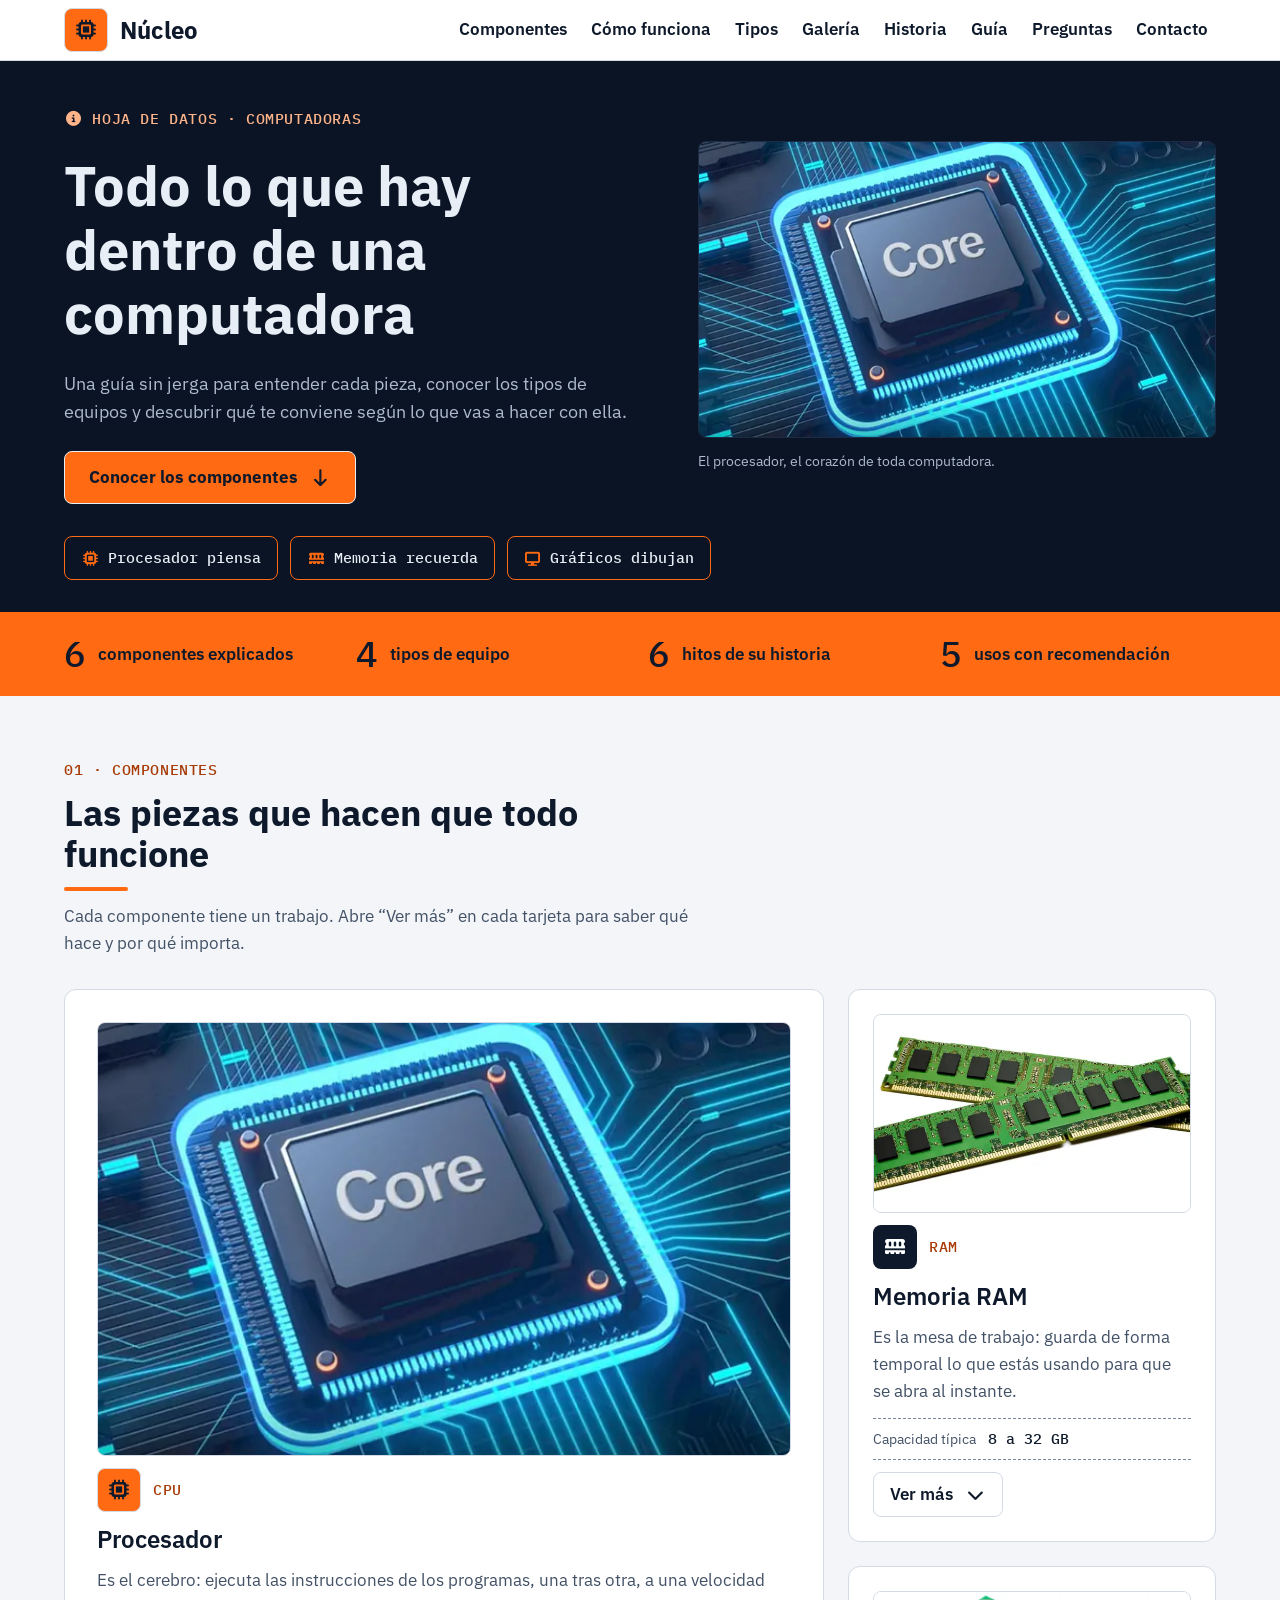
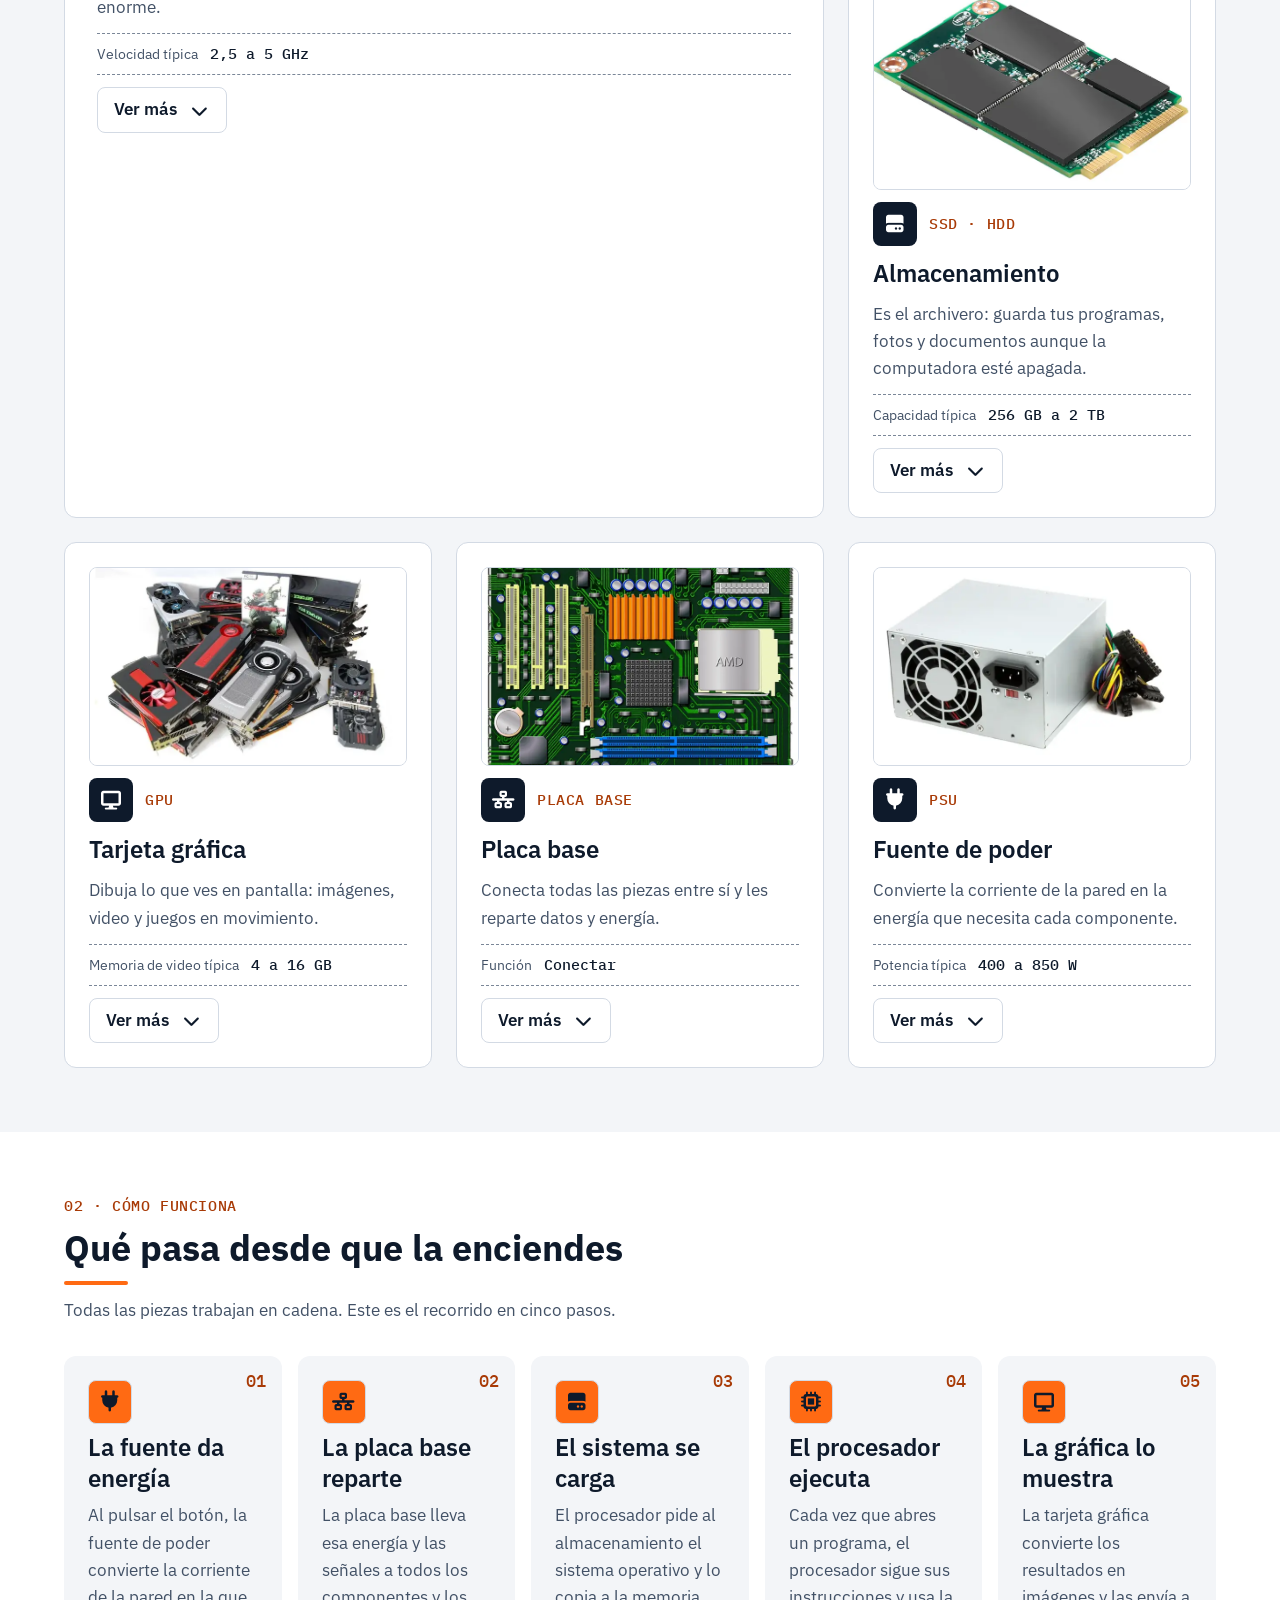
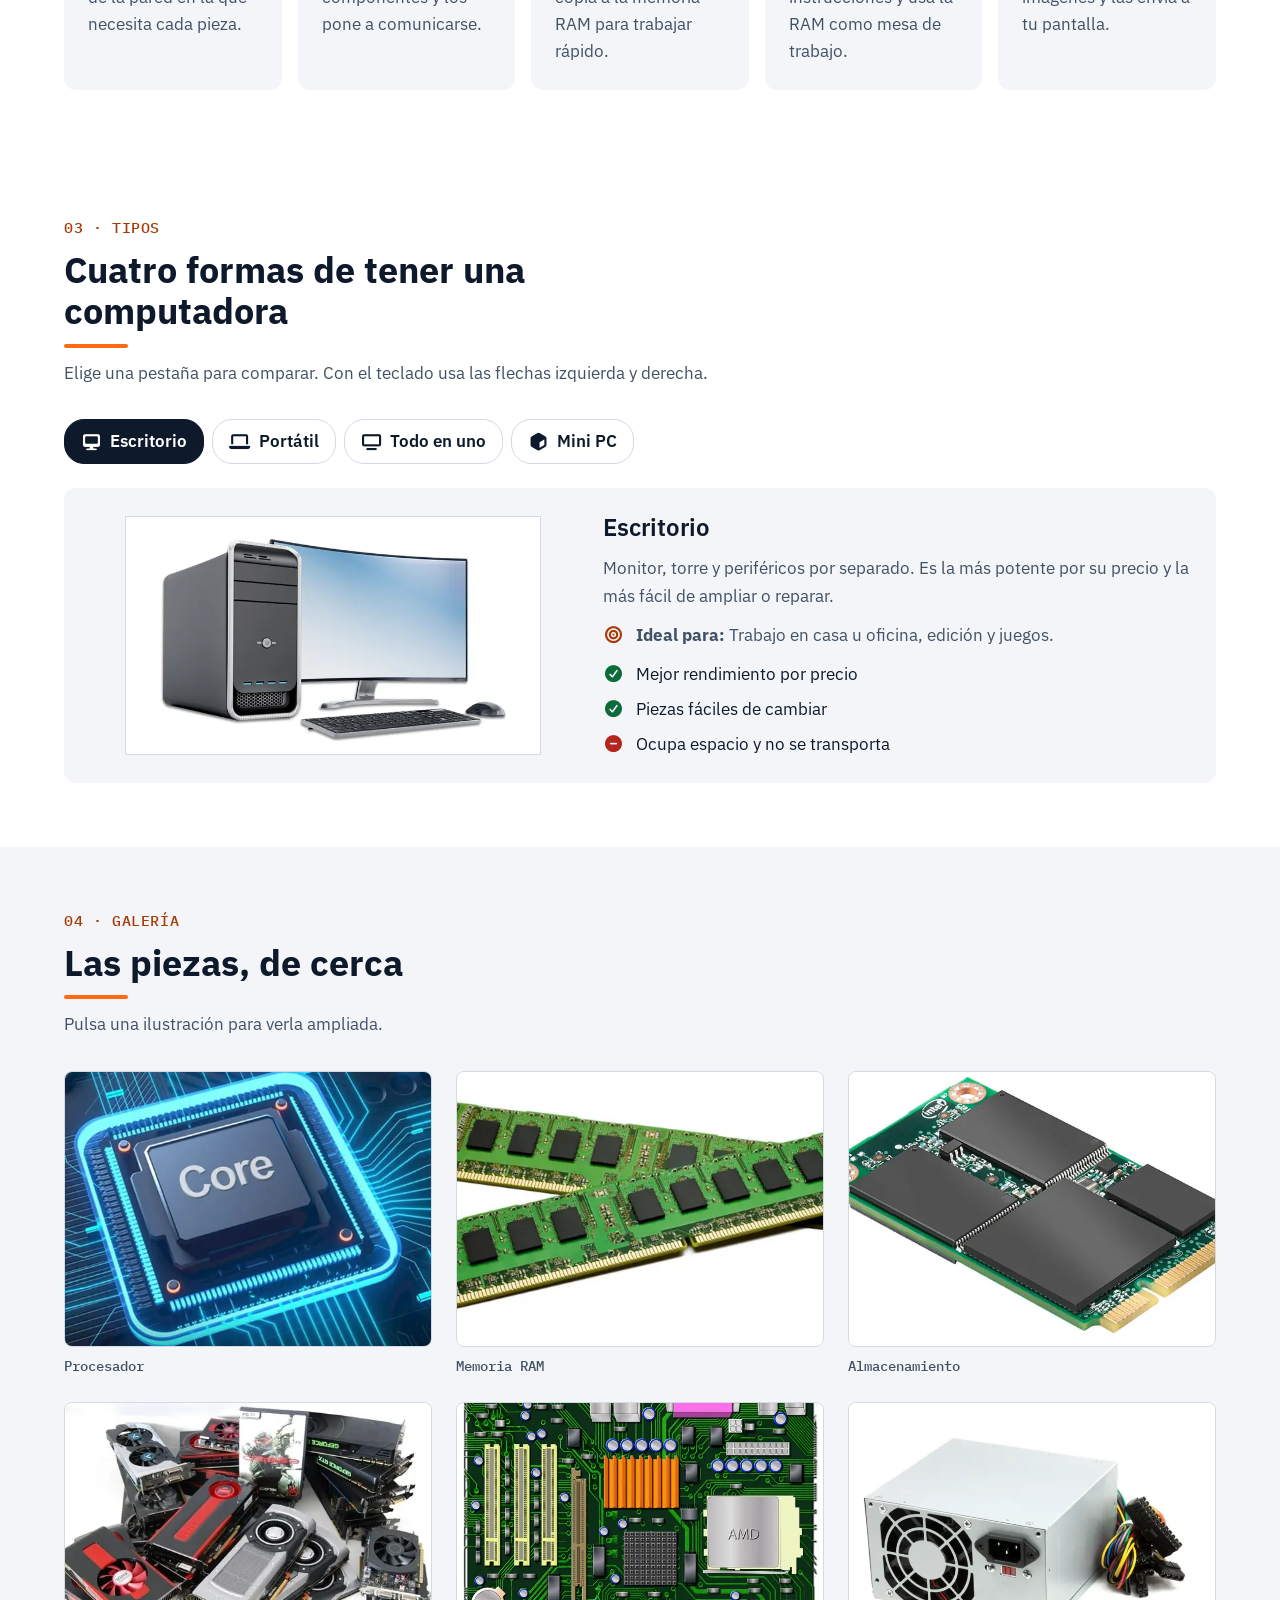
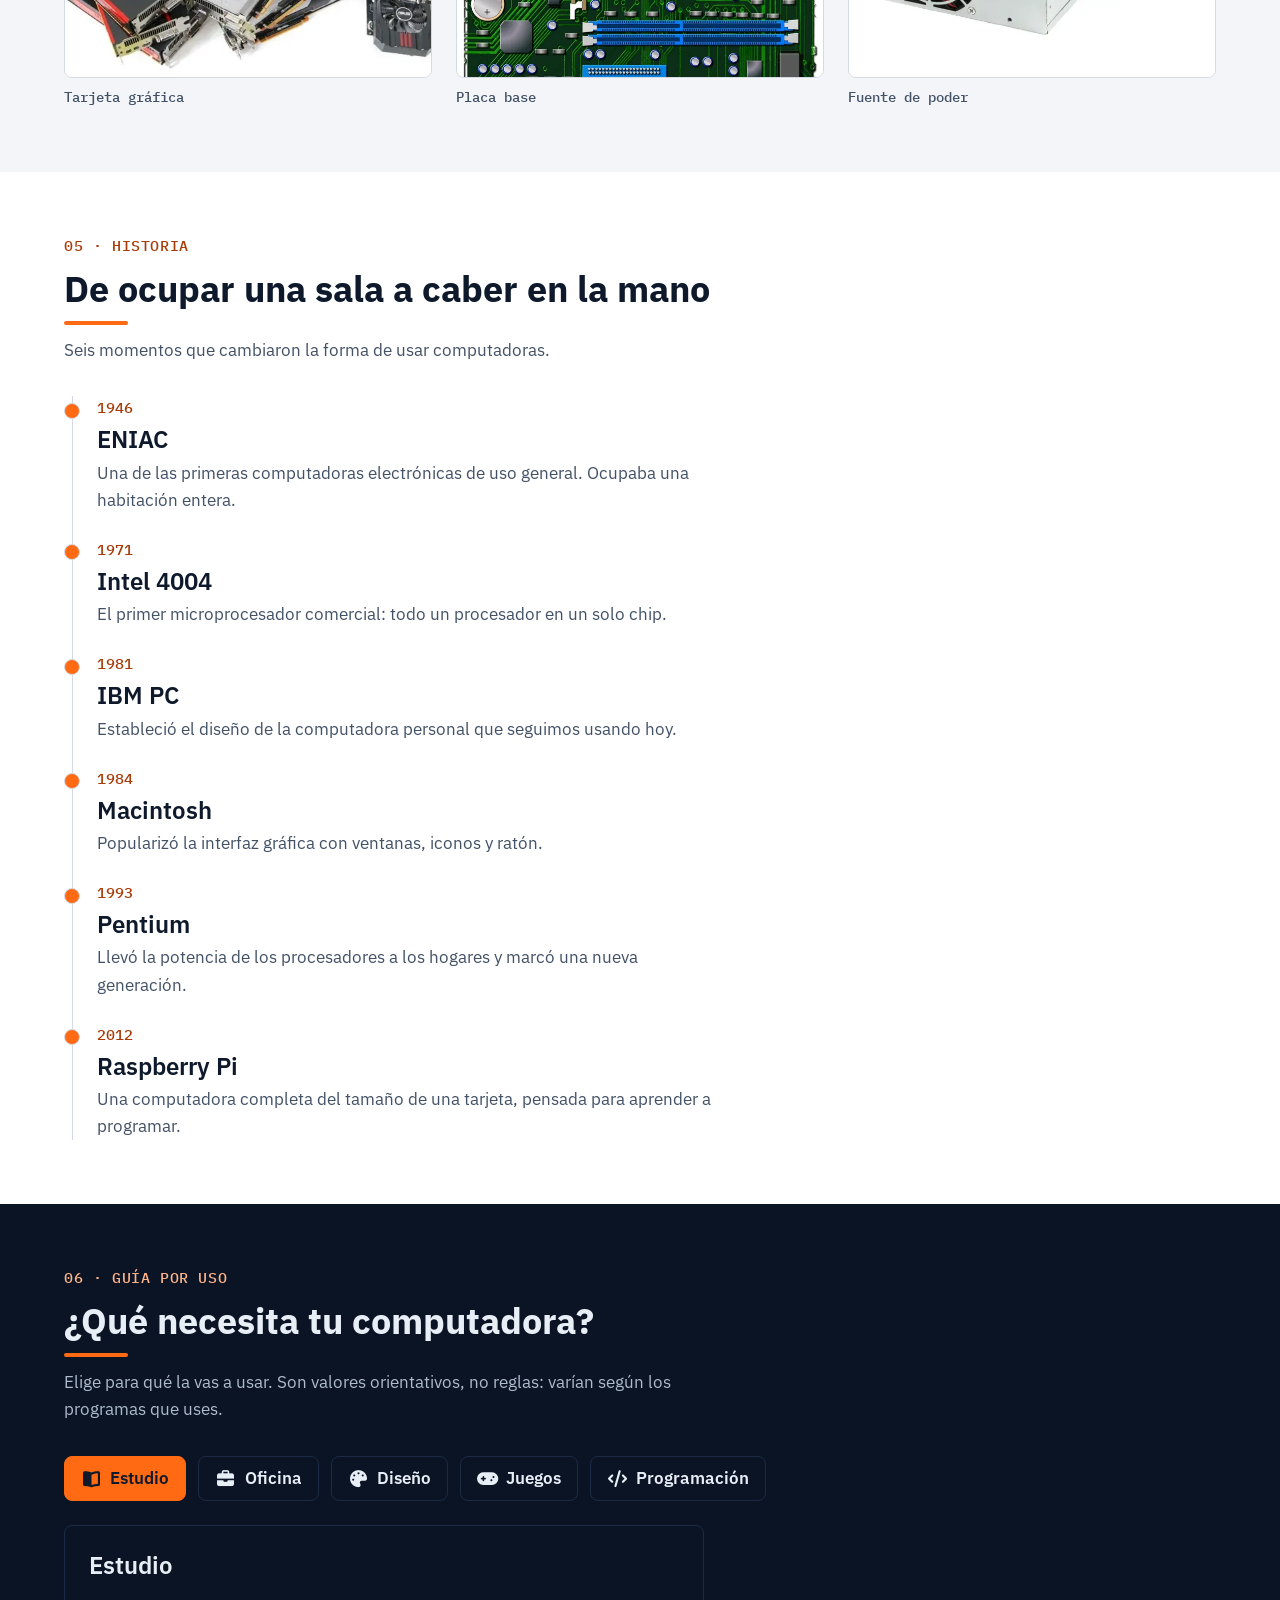
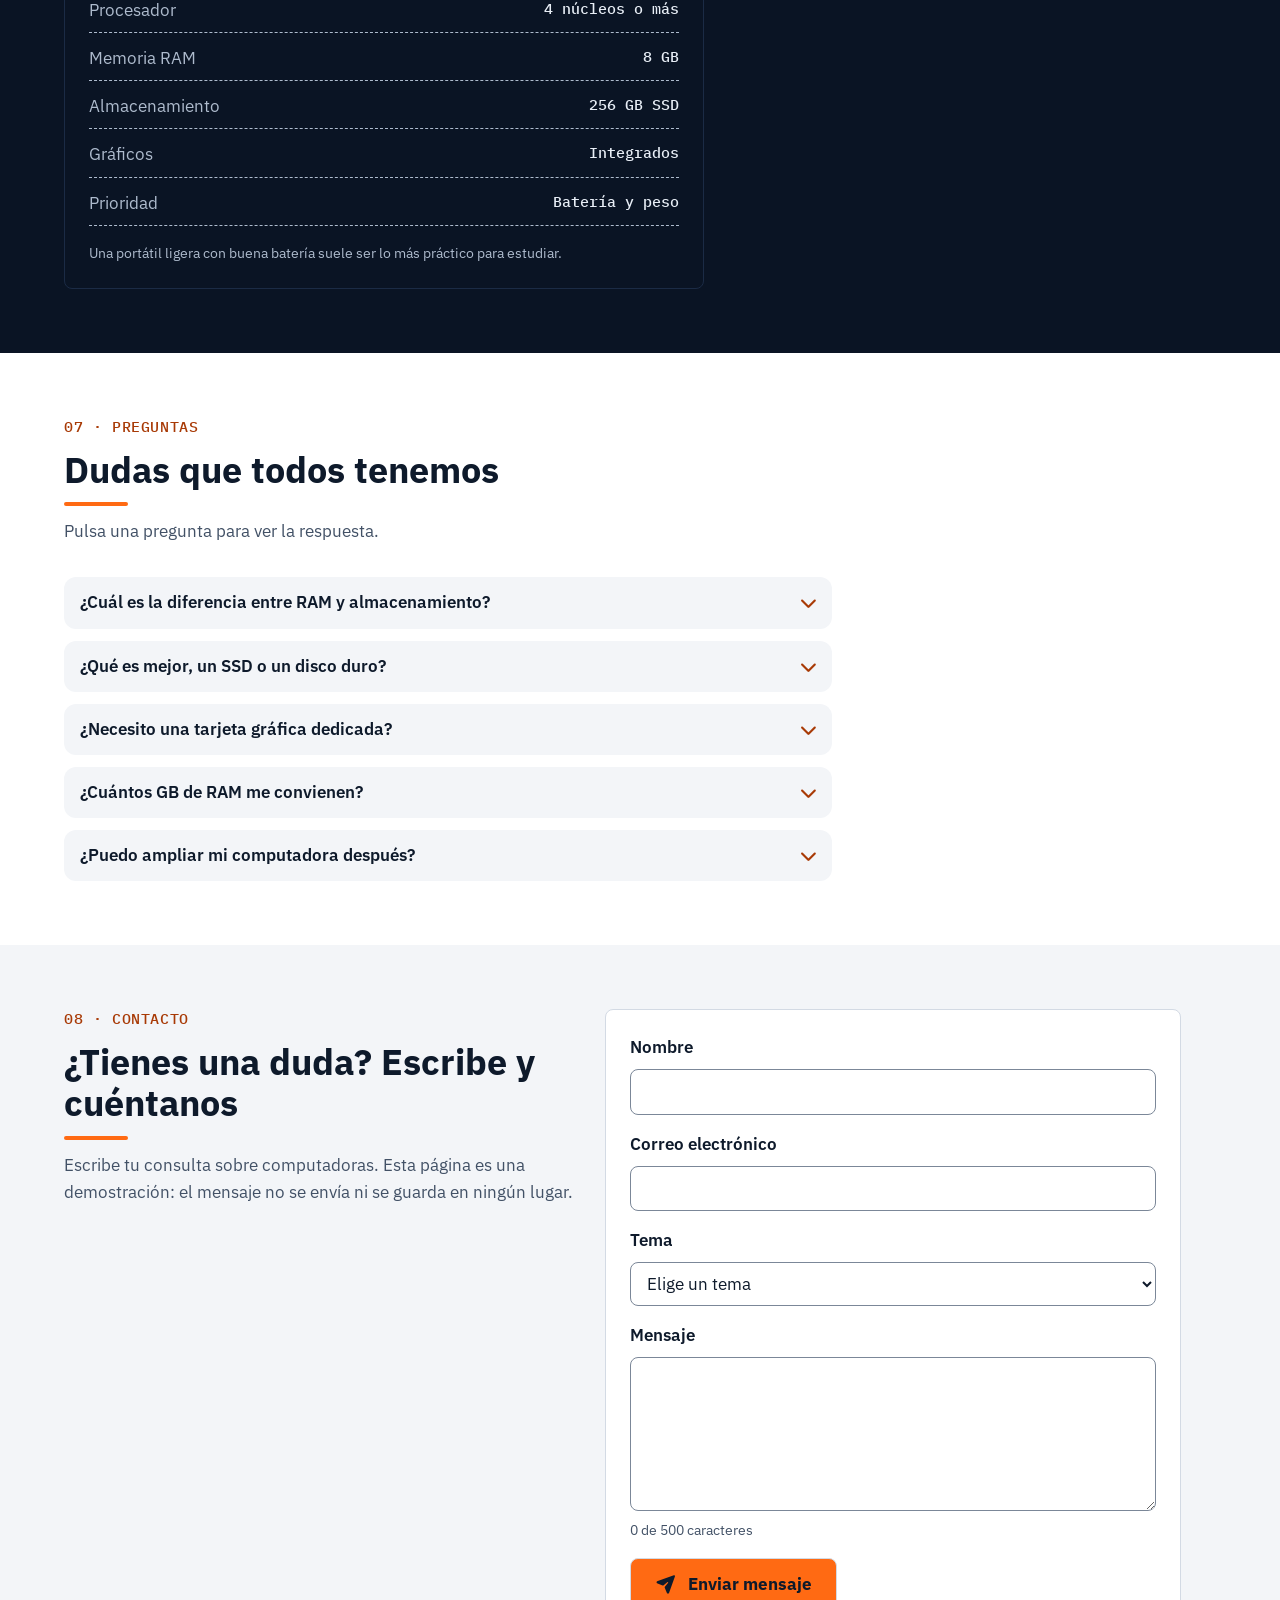
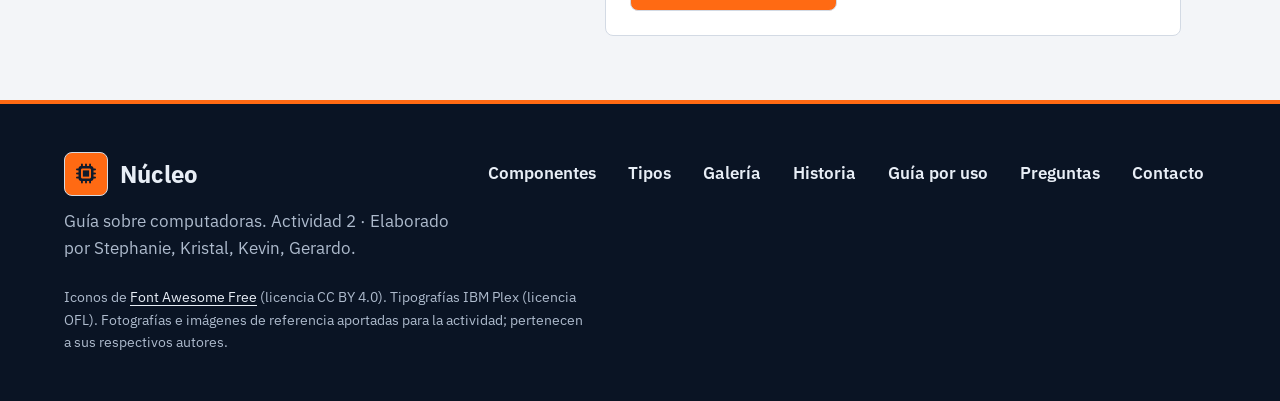
<file: index.html>
<!DOCTYPE html>
<html lang="es">
<head>
  <meta charset="utf-8">
  <meta name="viewport" content="width=device-width, initial-scale=1">
  <meta http-equiv="Content-Security-Policy" content="default-src 'self'; script-src 'self'; style-src 'self'; img-src 'self'; font-src 'self'; object-src 'none'; base-uri 'none'; form-action 'none'">
  <title>Núcleo · Qué hay dentro de una computadora</title>
  <meta name="description" content="Guía clara sobre computadoras: componentes, tipos, historia y qué equipo conviene según tu uso.">
  <link rel="icon" href="img/favicon.svg" type="image/svg+xml">
  <link rel="stylesheet" href="vendor/fontawesome/css/all.min.css">
  <link rel="stylesheet" href="css/estilos.css">
  <script src="js/app.js" defer></script>
</head>
<body>
  <a class="salto" href="#contenido">Saltar al contenido</a>

  <header class="encabezado">
    <div class="encabezado-interior">
      <a class="marca" href="#inicio" aria-label="Núcleo, ir al inicio">
        <span class="marca-logo"><i class="fa-solid fa-microchip" aria-hidden="true"></i></span>
        <span class="marca-nombre">Núcleo</span>
      </a>
      <button class="menu-boton" type="button" aria-expanded="false" aria-controls="menu-principal">
        <i class="fa-solid fa-bars" aria-hidden="true"></i>
        <span>Menú</span>
      </button>
      <nav id="menu-principal" class="menu" aria-label="Principal">
        <ul>
          <li><a href="#componentes">Componentes</a></li>
          <li><a href="#funcionamiento">Cómo funciona</a></li>
          <li><a href="#tipos">Tipos</a></li>
          <li><a href="#galeria">Galería</a></li>
          <li><a href="#historia">Historia</a></li>
          <li><a href="#guia">Guía</a></li>
          <li><a href="#preguntas">Preguntas</a></li>
          <li><a href="#contacto">Contacto</a></li>
        </ul>
      </nav>
    </div>
  </header>

  <main id="contenido">
    <section id="inicio" class="hero" aria-labelledby="hero-titulo">
      <div class="hero-interior">
        <div class="hero-texto">
          <p class="rotulo rotulo-noche"><i class="fa-solid fa-circle-info" aria-hidden="true"></i> Hoja de datos · Computadoras</p>
          <h1 id="hero-titulo">Todo lo que hay dentro de una computadora</h1>
          <p class="hero-descripcion">Una guía sin jerga para entender cada pieza, conocer los tipos de equipos y descubrir qué te conviene según lo que vas a hacer con ella.</p>
          <a class="boton boton-primario" href="#componentes">
            Conocer los componentes
            <i class="fa-solid fa-arrow-down" aria-hidden="true"></i>
          </a>
        </div>
        <figure class="hero-visual">
          <div class="hero-marco">
            <img src="img/procesador.webp" alt="Procesador moderno con la palabra Core sobre una placa con pistas luminosas azules" width="720" height="412">
          </div>
          <figcaption class="hero-leyenda">El procesador, el corazón de toda computadora.</figcaption>
        </figure>
      </div>
      <ul class="hero-luces" aria-label="Piezas que trabajan juntas">
        <li class="luz luz-1"><i class="fa-solid fa-microchip" aria-hidden="true"></i> Procesador piensa</li>
        <li class="luz luz-2"><i class="fa-solid fa-memory" aria-hidden="true"></i> Memoria recuerda</li>
        <li class="luz luz-3"><i class="fa-solid fa-display" aria-hidden="true"></i> Gráficos dibujan</li>
      </ul>
    </section>

    <section class="cifras" aria-label="La guía en cifras">
      <ul class="cifras-lista">
        <li><span class="cifra">6</span> <span>componentes explicados</span></li>
        <li><span class="cifra">4</span> <span>tipos de equipo</span></li>
        <li><span class="cifra">6</span> <span>hitos de su historia</span></li>
        <li><span class="cifra">5</span> <span>usos con recomendación</span></li>
      </ul>
    </section>

    <section id="componentes" class="seccion" aria-labelledby="componentes-titulo">
      <div class="contenedor">
        <header class="seccion-cabecera">
          <p class="rotulo">01 · Componentes</p>
          <h2 id="componentes-titulo">Las piezas que hacen que todo funcione</h2>
          <p class="seccion-intro">Cada componente tiene un trabajo. Abre “Ver más” en cada tarjeta para saber qué hace y por qué importa.</p>
        </header>
        <div class="tarjetas">
          <article class="tarjeta tarjeta-destacada">
            <img class="tarjeta-foto" src="img/procesador.webp" alt="Procesador moderno con la palabra Core sobre una placa con pistas luminosas" width="720" height="412" loading="lazy">
            <div class="tarjeta-cabecera">
              <span class="tarjeta-icono"><i class="fa-solid fa-microchip" aria-hidden="true"></i></span>
              <p class="rotulo">CPU</p>
            </div>
            <h3>Procesador</h3>
            <p>Es el cerebro: ejecuta las instrucciones de los programas, una tras otra, a una velocidad enorme.</p>
            <p class="dato"><span class="dato-rotulo">Velocidad típica</span> <span class="dato-valor">2,5 a 5 GHz</span></p>
            <button class="ver-mas" type="button" aria-expanded="false" aria-controls="detalle-cpu">
              <span class="ver-mas-texto">Ver más</span>
              <i class="fa-solid fa-chevron-down" aria-hidden="true"></i>
            </button>
            <div id="detalle-cpu" class="detalle" hidden>
              <p>Un procesador moderno reúne varios núcleos: cada uno puede encargarse de una tarea distinta al mismo tiempo. Más núcleos ayudan al editar video o al abrir muchos programas; una velocidad mayor ayuda a que cada tarea termine antes.</p>
              <h4>Qué mirar al comprar</h4>
              <ul class="lista-iconos">
                <li><i class="fa-solid fa-circle-check" aria-hidden="true"></i> Cantidad de núcleos e hilos</li>
                <li><i class="fa-solid fa-circle-check" aria-hidden="true"></i> Velocidad en GHz</li>
                <li><i class="fa-solid fa-circle-check" aria-hidden="true"></i> Que sea compatible con tu placa base</li>
              </ul>
              <p class="curioso"><i class="fa-solid fa-lightbulb" aria-hidden="true"></i> <span><strong>Dato curioso:</strong> Un procesador se calienta: por eso lleva un disipador con ventilador encima.</span></p>
            </div>
          </article>

          <article class="tarjeta">
            <img class="tarjeta-foto" src="img/memoria-ram.webp" alt="Dos módulos de memoria RAM sobre fondo blanco" width="720" height="412" loading="lazy">
            <div class="tarjeta-cabecera">
              <span class="tarjeta-icono"><i class="fa-solid fa-memory" aria-hidden="true"></i></span>
              <p class="rotulo">RAM</p>
            </div>
            <h3>Memoria RAM</h3>
            <p>Es la mesa de trabajo: guarda de forma temporal lo que estás usando para que se abra al instante.</p>
            <p class="dato"><span class="dato-rotulo">Capacidad típica</span> <span class="dato-valor">8 a 32 GB</span></p>
            <button class="ver-mas" type="button" aria-expanded="false" aria-controls="detalle-ram">
              <span class="ver-mas-texto">Ver más</span>
              <i class="fa-solid fa-chevron-down" aria-hidden="true"></i>
            </button>
            <div id="detalle-ram" class="detalle" hidden>
              <p>Cuando apagas la computadora, la RAM se vacía. Si te falta memoria, el equipo se vuelve lento al tener muchas pestañas o programas abiertos a la vez.</p>
              <h4>Qué mirar al comprar</h4>
              <ul class="lista-iconos">
                <li><i class="fa-solid fa-circle-check" aria-hidden="true"></i> Capacidad total en GB</li>
                <li><i class="fa-solid fa-circle-check" aria-hidden="true"></i> Tipo (DDR4 o DDR5) compatible con tu placa</li>
                <li><i class="fa-solid fa-circle-check" aria-hidden="true"></i> Dos módulos iguales rinden mejor que uno</li>
              </ul>
              <p class="curioso"><i class="fa-solid fa-lightbulb" aria-hidden="true"></i> <span><strong>Dato curioso:</strong> La RAM es miles de veces más rápida que un disco, por eso se usa de mesa de trabajo.</span></p>
            </div>
          </article>

          <article class="tarjeta">
            <img class="tarjeta-foto" src="img/almacenamiento.webp" alt="Unidad de estado sólido con sus chips negros y su conector dorado" width="720" height="412" loading="lazy">
            <div class="tarjeta-cabecera">
              <span class="tarjeta-icono"><i class="fa-solid fa-hard-drive" aria-hidden="true"></i></span>
              <p class="rotulo">SSD · HDD</p>
            </div>
            <h3>Almacenamiento</h3>
            <p>Es el archivero: guarda tus programas, fotos y documentos aunque la computadora esté apagada.</p>
            <p class="dato"><span class="dato-rotulo">Capacidad típica</span> <span class="dato-valor">256 GB a 2 TB</span></p>
            <button class="ver-mas" type="button" aria-expanded="false" aria-controls="detalle-almacenamiento">
              <span class="ver-mas-texto">Ver más</span>
              <i class="fa-solid fa-chevron-down" aria-hidden="true"></i>
            </button>
            <div id="detalle-almacenamiento" class="detalle" hidden>
              <p>Las unidades de estado sólido (SSD) no tienen partes móviles y arrancan el sistema mucho más rápido que los discos duros (HDD), que a cambio ofrecen más espacio por menos dinero.</p>
              <h4>Qué mirar al comprar</h4>
              <ul class="lista-iconos">
                <li><i class="fa-solid fa-circle-check" aria-hidden="true"></i> SSD antes que HDD si quieres velocidad</li>
                <li><i class="fa-solid fa-circle-check" aria-hidden="true"></i> Capacidad según tus archivos</li>
                <li><i class="fa-solid fa-circle-check" aria-hidden="true"></i> Formato: 2,5 pulgadas o M.2</li>
              </ul>
              <p class="curioso"><i class="fa-solid fa-lightbulb" aria-hidden="true"></i> <span><strong>Dato curioso:</strong> Un SSD no tiene partes que se muevan, así que resiste mejor los golpes.</span></p>
            </div>
          </article>

          <article class="tarjeta">
            <img class="tarjeta-foto" src="img/tarjeta-grafica.webp" alt="Montón de tarjetas gráficas de distintas marcas" width="720" height="412" loading="lazy">
            <div class="tarjeta-cabecera">
              <span class="tarjeta-icono"><i class="fa-solid fa-display" aria-hidden="true"></i></span>
              <p class="rotulo">GPU</p>
            </div>
            <h3>Tarjeta gráfica</h3>
            <p>Dibuja lo que ves en pantalla: imágenes, video y juegos en movimiento.</p>
            <p class="dato"><span class="dato-rotulo">Memoria de video típica</span> <span class="dato-valor">4 a 16 GB</span></p>
            <button class="ver-mas" type="button" aria-expanded="false" aria-controls="detalle-gpu">
              <span class="ver-mas-texto">Ver más</span>
              <i class="fa-solid fa-chevron-down" aria-hidden="true"></i>
            </button>
            <div id="detalle-gpu" class="detalle" hidden>
              <p>Muchos equipos traen los gráficos integrados en el procesador, suficientes para ofimática y video. Una tarjeta dedicada se vuelve útil en diseño 3D, edición de video y videojuegos exigentes.</p>
              <h4>Qué mirar al comprar</h4>
              <ul class="lista-iconos">
                <li><i class="fa-solid fa-circle-check" aria-hidden="true"></i> Memoria de video (GB)</li>
                <li><i class="fa-solid fa-circle-check" aria-hidden="true"></i> Que tu fuente tenga potencia y conectores suficientes</li>
                <li><i class="fa-solid fa-circle-check" aria-hidden="true"></i> Que quepa en tu gabinete</li>
              </ul>
              <p class="curioso"><i class="fa-solid fa-lightbulb" aria-hidden="true"></i> <span><strong>Dato curioso:</strong> Las tarjetas gráficas también se usan para tareas de cálculo, no solo para juegos.</span></p>
            </div>
          </article>

          <article class="tarjeta">
            <img class="tarjeta-foto" src="img/placa-base.webp" alt="Placa base con zócalo del procesador, ranuras de memoria y de expansión" width="720" height="412" loading="lazy">
            <div class="tarjeta-cabecera">
              <span class="tarjeta-icono"><i class="fa-solid fa-network-wired" aria-hidden="true"></i></span>
              <p class="rotulo">Placa base</p>
            </div>
            <h3>Placa base</h3>
            <p>Conecta todas las piezas entre sí y les reparte datos y energía.</p>
            <p class="dato"><span class="dato-rotulo">Función</span> <span class="dato-valor">Conectar</span></p>
            <button class="ver-mas" type="button" aria-expanded="false" aria-controls="detalle-placa">
              <span class="ver-mas-texto">Ver más</span>
              <i class="fa-solid fa-chevron-down" aria-hidden="true"></i>
            </button>
            <div id="detalle-placa" class="detalle" hidden>
              <p>Define qué procesador y qué memoria puedes instalar, y cuántas unidades o puertos admite. Es la pieza que decide cuánto podrás ampliar tu equipo en el futuro.</p>
              <h4>Qué mirar al comprar</h4>
              <ul class="lista-iconos">
                <li><i class="fa-solid fa-circle-check" aria-hidden="true"></i> Zócalo compatible con tu procesador</li>
                <li><i class="fa-solid fa-circle-check" aria-hidden="true"></i> Cantidad de ranuras de memoria</li>
                <li><i class="fa-solid fa-circle-check" aria-hidden="true"></i> Puertos y ranuras M.2 disponibles</li>
              </ul>
              <p class="curioso"><i class="fa-solid fa-lightbulb" aria-hidden="true"></i> <span><strong>Dato curioso:</strong> Los condensadores que se ven como cilindros guardan y suavizan la energía.</span></p>
            </div>
          </article>

          <article class="tarjeta">
            <img class="tarjeta-foto" src="img/fuente-poder.webp" alt="Fuente de poder metálica con ventilador, conector de corriente y cables de colores" width="720" height="412" loading="lazy">
            <div class="tarjeta-cabecera">
              <span class="tarjeta-icono"><i class="fa-solid fa-plug" aria-hidden="true"></i></span>
              <p class="rotulo">PSU</p>
            </div>
            <h3>Fuente de poder</h3>
            <p>Convierte la corriente de la pared en la energía que necesita cada componente.</p>
            <p class="dato"><span class="dato-rotulo">Potencia típica</span> <span class="dato-valor">400 a 850 W</span></p>
            <button class="ver-mas" type="button" aria-expanded="false" aria-controls="detalle-fuente">
              <span class="ver-mas-texto">Ver más</span>
              <i class="fa-solid fa-chevron-down" aria-hidden="true"></i>
            </button>
            <div id="detalle-fuente" class="detalle" hidden>
              <p>Una fuente de calidad protege al resto de las piezas. Debe tener potencia de sobra para el equipo: un equipo con tarjeta gráfica dedicada necesita más que uno de oficina.</p>
              <h4>Qué mirar al comprar</h4>
              <ul class="lista-iconos">
                <li><i class="fa-solid fa-circle-check" aria-hidden="true"></i> Potencia en vatios con margen</li>
                <li><i class="fa-solid fa-circle-check" aria-hidden="true"></i> Certificación de eficiencia</li>
                <li><i class="fa-solid fa-circle-check" aria-hidden="true"></i> Conectores para tu tarjeta gráfica</li>
              </ul>
              <p class="curioso"><i class="fa-solid fa-lightbulb" aria-hidden="true"></i> <span><strong>Dato curioso:</strong> Un ventilador enfría la fuente y saca el aire caliente del gabinete.</span></p>
            </div>
          </article>
        </div>
      </div>
    </section>

    <section id="funcionamiento" class="seccion seccion-alt" aria-labelledby="funcionamiento-titulo">
      <div class="contenedor">
        <header class="seccion-cabecera">
          <p class="rotulo">02 · Cómo funciona</p>
          <h2 id="funcionamiento-titulo">Qué pasa desde que la enciendes</h2>
          <p class="seccion-intro">Todas las piezas trabajan en cadena. Este es el recorrido en cinco pasos.</p>
        </header>
        <ol class="pasos">
          <li>
            <span class="paso-icono"><i class="fa-solid fa-plug" aria-hidden="true"></i></span>
            <h3>La fuente da energía</h3>
            <p>Al pulsar el botón, la fuente de poder convierte la corriente de la pared en la que necesita cada pieza.</p>
          </li>
          <li>
            <span class="paso-icono"><i class="fa-solid fa-network-wired" aria-hidden="true"></i></span>
            <h3>La placa base reparte</h3>
            <p>La placa base lleva esa energía y las señales a todos los componentes y los pone a comunicarse.</p>
          </li>
          <li>
            <span class="paso-icono"><i class="fa-solid fa-hard-drive" aria-hidden="true"></i></span>
            <h3>El sistema se carga</h3>
            <p>El procesador pide al almacenamiento el sistema operativo y lo copia a la memoria RAM para trabajar rápido.</p>
          </li>
          <li>
            <span class="paso-icono"><i class="fa-solid fa-microchip" aria-hidden="true"></i></span>
            <h3>El procesador ejecuta</h3>
            <p>Cada vez que abres un programa, el procesador sigue sus instrucciones y usa la RAM como mesa de trabajo.</p>
          </li>
          <li>
            <span class="paso-icono"><i class="fa-solid fa-display" aria-hidden="true"></i></span>
            <h3>La gráfica lo muestra</h3>
            <p>La tarjeta gráfica convierte los resultados en imágenes y las envía a tu pantalla.</p>
          </li>
        </ol>
      </div>
    </section>

    <section id="tipos" class="seccion seccion-alt" aria-labelledby="tipos-titulo">
      <div class="contenedor">
        <header class="seccion-cabecera">
          <p class="rotulo">03 · Tipos</p>
          <h2 id="tipos-titulo">Cuatro formas de tener una computadora</h2>
          <p class="seccion-intro">Elige una pestaña para comparar. Con el teclado usa las flechas izquierda y derecha.</p>
        </header>
        <div class="pestanas">
          <div class="pestanas-lista" role="tablist" aria-label="Tipos de computadoras">
            <button class="pestana" id="pestana-escritorio" role="tab" type="button" aria-selected="true" aria-controls="panel-escritorio"><i class="fa-solid fa-desktop" aria-hidden="true"></i> Escritorio</button>
            <button class="pestana" id="pestana-portatil" role="tab" type="button" aria-selected="false" aria-controls="panel-portatil" tabindex="-1"><i class="fa-solid fa-laptop" aria-hidden="true"></i> Portátil</button>
            <button class="pestana" id="pestana-todo-en-uno" role="tab" type="button" aria-selected="false" aria-controls="panel-todo-en-uno" tabindex="-1"><i class="fa-solid fa-tv" aria-hidden="true"></i> Todo en uno</button>
            <button class="pestana" id="pestana-mini-pc" role="tab" type="button" aria-selected="false" aria-controls="panel-mini-pc" tabindex="-1"><i class="fa-solid fa-cube" aria-hidden="true"></i> Mini PC</button>
          </div>

          <div class="panel" id="panel-escritorio" role="tabpanel" aria-labelledby="pestana-escritorio" tabindex="0">
            <img src="img/tipo-escritorio.webp" alt="Dibujo de una computadora de escritorio con monitor, torre y teclado" width="320" height="240">
            <div class="panel-texto">
              <h3>Escritorio</h3>
              <p>Monitor, torre y periféricos por separado. Es la más potente por su precio y la más fácil de ampliar o reparar.</p>
              <p class="ideal"><i class="fa-solid fa-bullseye" aria-hidden="true"></i> <span><strong>Ideal para:</strong> Trabajo en casa u oficina, edición y juegos.</span></p>
              <ul class="lista-iconos">
                <li><i class="fa-solid fa-circle-check" aria-hidden="true"></i> Mejor rendimiento por precio</li>
                <li><i class="fa-solid fa-circle-check" aria-hidden="true"></i> Piezas fáciles de cambiar</li>
                <li><i class="fa-solid fa-circle-minus" aria-hidden="true"></i> Ocupa espacio y no se transporta</li>
              </ul>
            </div>
          </div>
          <div class="panel" id="panel-portatil" role="tabpanel" aria-labelledby="pestana-portatil" tabindex="0" hidden>
            <img src="img/tipo-portatil.webp" alt="Dibujo de una computadora portátil abierta" width="320" height="240">
            <div class="panel-texto">
              <h3>Portátil</h3>
              <p>Pantalla, teclado y batería en un solo cuerpo. Se lleva a todas partes y funciona sin enchufe durante horas.</p>
              <p class="ideal"><i class="fa-solid fa-bullseye" aria-hidden="true"></i> <span><strong>Ideal para:</strong> Estudiantes, viajes y trabajo en movimiento.</span></p>
              <ul class="lista-iconos">
                <li><i class="fa-solid fa-circle-check" aria-hidden="true"></i> Se transporta con facilidad</li>
                <li><i class="fa-solid fa-circle-check" aria-hidden="true"></i> Trae batería integrada</li>
                <li><i class="fa-solid fa-circle-minus" aria-hidden="true"></i> Ampliarla es más difícil</li>
              </ul>
            </div>
          </div>
          <div class="panel" id="panel-todo-en-uno" role="tabpanel" aria-labelledby="pestana-todo-en-uno" tabindex="0" hidden>
            <img src="img/tipo-todo-en-uno.webp" alt="Dibujo de una computadora todo en uno: la pantalla contiene las piezas" width="320" height="240">
            <div class="panel-texto">
              <h3>Todo en uno</h3>
              <p>Las piezas viven detrás de la pantalla. Deja el escritorio limpio y con pocos cables.</p>
              <p class="ideal"><i class="fa-solid fa-bullseye" aria-hidden="true"></i> <span><strong>Ideal para:</strong> Hogar, recepciones y oficinas con poco espacio.</span></p>
              <ul class="lista-iconos">
                <li><i class="fa-solid fa-circle-check" aria-hidden="true"></i> Ordenada y con pocos cables</li>
                <li><i class="fa-solid fa-circle-check" aria-hidden="true"></i> Ideal para el hogar y la oficina</li>
                <li><i class="fa-solid fa-circle-minus" aria-hidden="true"></i> Difícil de reparar o ampliar</li>
              </ul>
            </div>
          </div>
          <div class="panel" id="panel-mini-pc" role="tabpanel" aria-labelledby="pestana-mini-pc" tabindex="0" hidden>
            <img src="img/tipo-mini-pc.webp" alt="Dibujo de una mini PC: una caja pequeña junto a un monitor" width="320" height="240">
            <div class="panel-texto">
              <h3>Mini PC</h3>
              <p>Una caja del tamaño de un libro que se conecta a cualquier pantalla. Consume poca energía y casi no hace ruido.</p>
              <p class="ideal"><i class="fa-solid fa-bullseye" aria-hidden="true"></i> <span><strong>Ideal para:</strong> Salas, oficinas y proyectos con poco consumo.</span></p>
              <ul class="lista-iconos">
                <li><i class="fa-solid fa-circle-check" aria-hidden="true"></i> Ocupa muy poco espacio</li>
                <li><i class="fa-solid fa-circle-check" aria-hidden="true"></i> Bajo consumo de energía</li>
                <li><i class="fa-solid fa-circle-minus" aria-hidden="true"></i> Menos potencia para juegos exigentes</li>
              </ul>
            </div>
          </div>
        </div>
      </div>
    </section>

    <section id="galeria" class="seccion" aria-labelledby="galeria-titulo">
      <div class="contenedor">
        <header class="seccion-cabecera">
          <p class="rotulo">04 · Galería</p>
          <h2 id="galeria-titulo">Las piezas, de cerca</h2>
          <p class="seccion-intro">Pulsa una ilustración para verla ampliada.</p>
        </header>
        <ul class="galeria">
          <li><figure>
            <button class="miniatura" type="button" aria-label="Ampliar: Procesador" data-leyenda="Procesador: ejecuta las instrucciones de los programas.">
              <img src="img/procesador.webp" alt="Procesador visto desde arriba, con sus patas a los cuatro lados" width="320" height="240">
            </button>
            <figcaption>Procesador</figcaption>
          </figure></li>
          <li><figure>
            <button class="miniatura" type="button" aria-label="Ampliar: Memoria RAM" data-leyenda="Memoria RAM: guarda de forma temporal lo que estás usando.">
              <img src="img/memoria-ram.webp" alt="Módulo de memoria RAM con cuatro chips" width="320" height="240">
            </button>
            <figcaption>Memoria RAM</figcaption>
          </figure></li>
          <li><figure>
            <button class="miniatura" type="button" aria-label="Ampliar: Almacenamiento" data-leyenda="Almacenamiento: guarda tus archivos aunque se apague el equipo.">
              <img src="img/almacenamiento.webp" alt="Unidad de almacenamiento de estado sólido con su conector" width="320" height="240">
            </button>
            <figcaption>Almacenamiento</figcaption>
          </figure></li>
          <li><figure>
            <button class="miniatura" type="button" aria-label="Ampliar: Tarjeta gráfica" data-leyenda="Tarjeta gráfica: dibuja las imágenes que ves en pantalla.">
              <img src="img/tarjeta-grafica.webp" alt="Tarjeta gráfica con dos ventiladores y su conector" width="320" height="240">
            </button>
            <figcaption>Tarjeta gráfica</figcaption>
          </figure></li>
          <li><figure>
            <button class="miniatura" type="button" aria-label="Ampliar: Placa base" data-leyenda="Placa base: conecta todas las piezas y les reparte energía.">
              <img src="img/placa-base.webp" alt="Placa base con zócalo del procesador, ranuras de memoria y de expansión" width="320" height="240">
            </button>
            <figcaption>Placa base</figcaption>
          </figure></li>
          <li><figure>
            <button class="miniatura" type="button" aria-label="Ampliar: Fuente de poder" data-leyenda="Fuente de poder: convierte la corriente de la pared en energía para cada pieza.">
              <img src="img/fuente-poder.webp" alt="Fuente de poder con ventilador y cables de salida" width="320" height="240">
            </button>
            <figcaption>Fuente de poder</figcaption>
          </figure></li>
        </ul>
      </div>
    </section>

    <section id="historia" class="seccion seccion-alt" aria-labelledby="historia-titulo">
      <div class="contenedor">
        <header class="seccion-cabecera">
          <p class="rotulo">05 · Historia</p>
          <h2 id="historia-titulo">De ocupar una sala a caber en la mano</h2>
          <p class="seccion-intro">Seis momentos que cambiaron la forma de usar computadoras.</p>
        </header>
        <ol class="linea-tiempo">
          <li>
            <p class="anio">1946</p>
            <h3>ENIAC</h3>
            <p>Una de las primeras computadoras electrónicas de uso general. Ocupaba una habitación entera.</p>
          </li>
          <li>
            <p class="anio">1971</p>
            <h3>Intel 4004</h3>
            <p>El primer microprocesador comercial: todo un procesador en un solo chip.</p>
          </li>
          <li>
            <p class="anio">1981</p>
            <h3>IBM PC</h3>
            <p>Estableció el diseño de la computadora personal que seguimos usando hoy.</p>
          </li>
          <li>
            <p class="anio">1984</p>
            <h3>Macintosh</h3>
            <p>Popularizó la interfaz gráfica con ventanas, iconos y ratón.</p>
          </li>
          <li>
            <p class="anio">1993</p>
            <h3>Pentium</h3>
            <p>Llevó la potencia de los procesadores a los hogares y marcó una nueva generación.</p>
          </li>
          <li>
            <p class="anio">2012</p>
            <h3>Raspberry Pi</h3>
            <p>Una computadora completa del tamaño de una tarjeta, pensada para aprender a programar.</p>
          </li>
        </ol>
      </div>
    </section>

    <section id="guia" class="seccion seccion-noche" aria-labelledby="guia-titulo">
      <div class="contenedor">
        <header class="seccion-cabecera">
          <p class="rotulo rotulo-noche">06 · Guía por uso</p>
          <h2 id="guia-titulo">¿Qué necesita tu computadora?</h2>
          <p class="seccion-intro">Elige para qué la vas a usar. Son valores orientativos, no reglas: varían según los programas que uses.</p>
        </header>
        <div class="usos" role="group" aria-label="Uso principal">
          <button class="uso" type="button" aria-pressed="true" data-uso="estudio"><i class="fa-solid fa-book-open" aria-hidden="true"></i> Estudio</button>
          <button class="uso" type="button" aria-pressed="false" data-uso="oficina"><i class="fa-solid fa-briefcase" aria-hidden="true"></i> Oficina</button>
          <button class="uso" type="button" aria-pressed="false" data-uso="diseno"><i class="fa-solid fa-palette" aria-hidden="true"></i> Diseño</button>
          <button class="uso" type="button" aria-pressed="false" data-uso="juegos"><i class="fa-solid fa-gamepad" aria-hidden="true"></i> Juegos</button>
          <button class="uso" type="button" aria-pressed="false" data-uso="programacion"><i class="fa-solid fa-code" aria-hidden="true"></i> Programación</button>
        </div>
        <div id="guia-resultado" class="resultado" aria-live="polite">
          <h3 id="guia-uso-titulo">Estudio</h3>
          <dl class="ficha">
            <div><dt>Procesador</dt><dd>4 núcleos o más</dd></div>
            <div><dt>Memoria RAM</dt><dd>8 GB</dd></div>
            <div><dt>Almacenamiento</dt><dd>256 GB SSD</dd></div>
            <div><dt>Gráficos</dt><dd>Integrados</dd></div>
            <div><dt>Prioridad</dt><dd>Batería y peso</dd></div>
          </dl>
          <p id="guia-nota" class="nota">Una portátil ligera con buena batería suele ser lo más práctico para estudiar.</p>
        </div>
      </div>
    </section>

    <section id="preguntas" class="seccion seccion-alt" aria-labelledby="preguntas-titulo">
      <div class="contenedor">
        <header class="seccion-cabecera">
          <p class="rotulo">07 · Preguntas</p>
          <h2 id="preguntas-titulo">Dudas que todos tenemos</h2>
          <p class="seccion-intro">Pulsa una pregunta para ver la respuesta.</p>
        </header>
        <div class="preguntas">
          <details>
            <summary>¿Cuál es la diferencia entre RAM y almacenamiento?</summary>
            <p>La RAM guarda de forma temporal lo que usas en este momento y se vacía al apagar. El almacenamiento guarda tus archivos y programas de forma permanente. Piensa en la RAM como una mesa de trabajo y en el almacenamiento como el archivero.</p>
          </details>
          <details>
            <summary>¿Qué es mejor, un SSD o un disco duro?</summary>
            <p>El SSD es mucho más rápido y resistente a golpes; el disco duro (HDD) ofrece más espacio por menos dinero. Muchas personas usan un SSD para el sistema y los programas, y un disco duro para archivos grandes.</p>
          </details>
          <details>
            <summary>¿Necesito una tarjeta gráfica dedicada?</summary>
            <p>Para navegar, estudiar y trabajar con documentos bastan los gráficos integrados del procesador. Una tarjeta dedicada ayuda en videojuegos exigentes, diseño 3D y edición de video.</p>
          </details>
          <details>
            <summary>¿Cuántos GB de RAM me convienen?</summary>
            <p>Como referencia orientativa, 8 GB sirven para estudio y oficina, y 16 GB o más para diseño, programación y juegos. Depende de los programas que uses: revisa los requisitos de los tuyos.</p>
          </details>
          <details>
            <summary>¿Puedo ampliar mi computadora después?</summary>
            <p>En una de escritorio casi todo se puede cambiar o ampliar. En una portátil suele poder ampliarse la RAM y el almacenamiento, según el modelo. En un todo en uno o una mini PC la ampliación es más limitada.</p>
          </details>
        </div>
      </div>
    </section>

    <section id="contacto" class="seccion" aria-labelledby="contacto-titulo">
      <div class="contenedor contacto">
        <header class="seccion-cabecera">
          <p class="rotulo">08 · Contacto</p>
          <h2 id="contacto-titulo">¿Tienes una duda? Escribe y cuéntanos</h2>
          <p class="seccion-intro">Escribe tu consulta sobre computadoras. Esta página es una demostración: el mensaje no se envía ni se guarda en ningún lugar.</p>
        </header>
        <form id="formulario" novalidate>
          <div class="campo">
            <label for="nombre">Nombre</label>
            <input id="nombre" name="nombre" type="text" maxlength="80" autocomplete="name" aria-describedby="error-nombre">
            <p id="error-nombre" class="error"></p>
          </div>
          <div class="campo">
            <label for="correo">Correo electrónico</label>
            <input id="correo" name="correo" type="email" maxlength="120" autocomplete="email" aria-describedby="error-correo">
            <p id="error-correo" class="error"></p>
          </div>
          <div class="campo">
            <label for="tema">Tema</label>
            <select id="tema" name="tema" aria-describedby="error-tema">
              <option value="">Elige un tema</option>
              <option value="duda">Duda general</option>
              <option value="compra">Qué equipo comprar</option>
              <option value="piezas">Componentes y piezas</option>
              <option value="otro">Otro</option>
            </select>
            <p id="error-tema" class="error"></p>
          </div>
          <div class="campo">
            <label for="mensaje">Mensaje</label>
            <textarea id="mensaje" name="mensaje" rows="5" maxlength="500" aria-describedby="contador error-mensaje"></textarea>
            <p id="contador" class="contador">0 de 500 caracteres</p>
            <p id="error-mensaje" class="error"></p>
          </div>
          <button class="boton boton-primario" type="submit">
            <i class="fa-solid fa-paper-plane" aria-hidden="true"></i>
            Enviar mensaje
          </button>
          <p id="estado" class="estado" role="status"></p>
        </form>
      </div>
    </section>
  </main>

  <dialog id="visor" class="visor" aria-label="Ilustración ampliada">
    <figure>
      <img src="img/procesador.webp" alt="" width="320" height="240">
      <figcaption id="visor-leyenda"></figcaption>
    </figure>
    <button class="cerrar" type="button">
      <i class="fa-solid fa-xmark" aria-hidden="true"></i>
      <span>Cerrar</span>
    </button>
  </dialog>

  <footer class="pie">
    <div class="contenedor pie-interior">
      <div class="pie-marca">
        <a class="marca" href="#inicio" aria-label="Núcleo, ir al inicio">
          <span class="marca-logo"><i class="fa-solid fa-microchip" aria-hidden="true"></i></span>
          <span class="marca-nombre">Núcleo</span>
        </a>
        <p>Guía sobre computadoras. Actividad 2 · Elaborado por Stephanie, Kristal, Kevin, Gerardo.</p>
      </div>
      <nav aria-label="Secciones">
        <ul class="pie-enlaces">
          <li><a href="#componentes">Componentes</a></li>
          <li><a href="#tipos">Tipos</a></li>
          <li><a href="#galeria">Galería</a></li>
          <li><a href="#historia">Historia</a></li>
          <li><a href="#guia">Guía por uso</a></li>
          <li><a href="#preguntas">Preguntas</a></li>
          <li><a href="#contacto">Contacto</a></li>
        </ul>
      </nav>
      <p class="pie-creditos">Iconos de <a href="https://fontawesome.com" rel="noopener noreferrer">Font Awesome Free</a> (licencia CC BY 4.0). Tipografías IBM Plex (licencia OFL). Fotografías e imágenes de referencia aportadas para la actividad; pertenecen a sus respectivos autores.</p>
    </div>
  </footer>
</body>
</html>
</file>
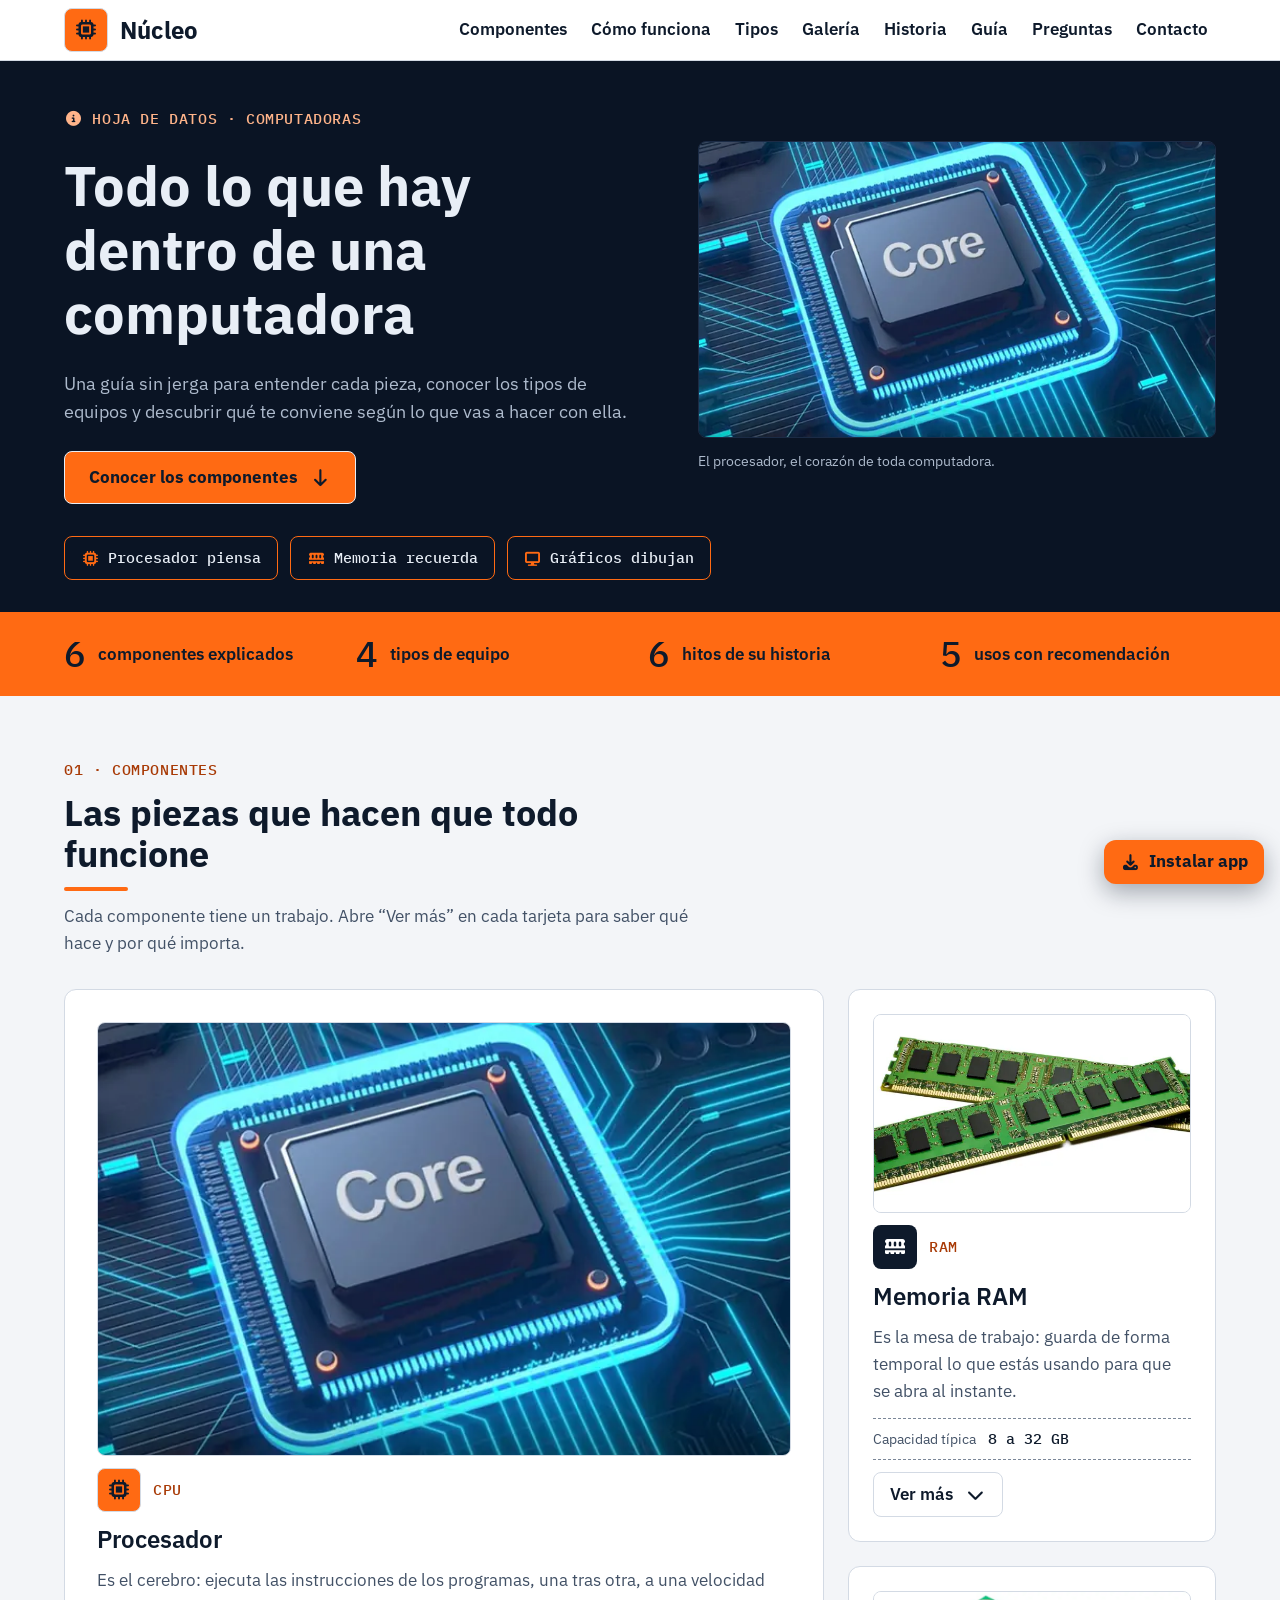
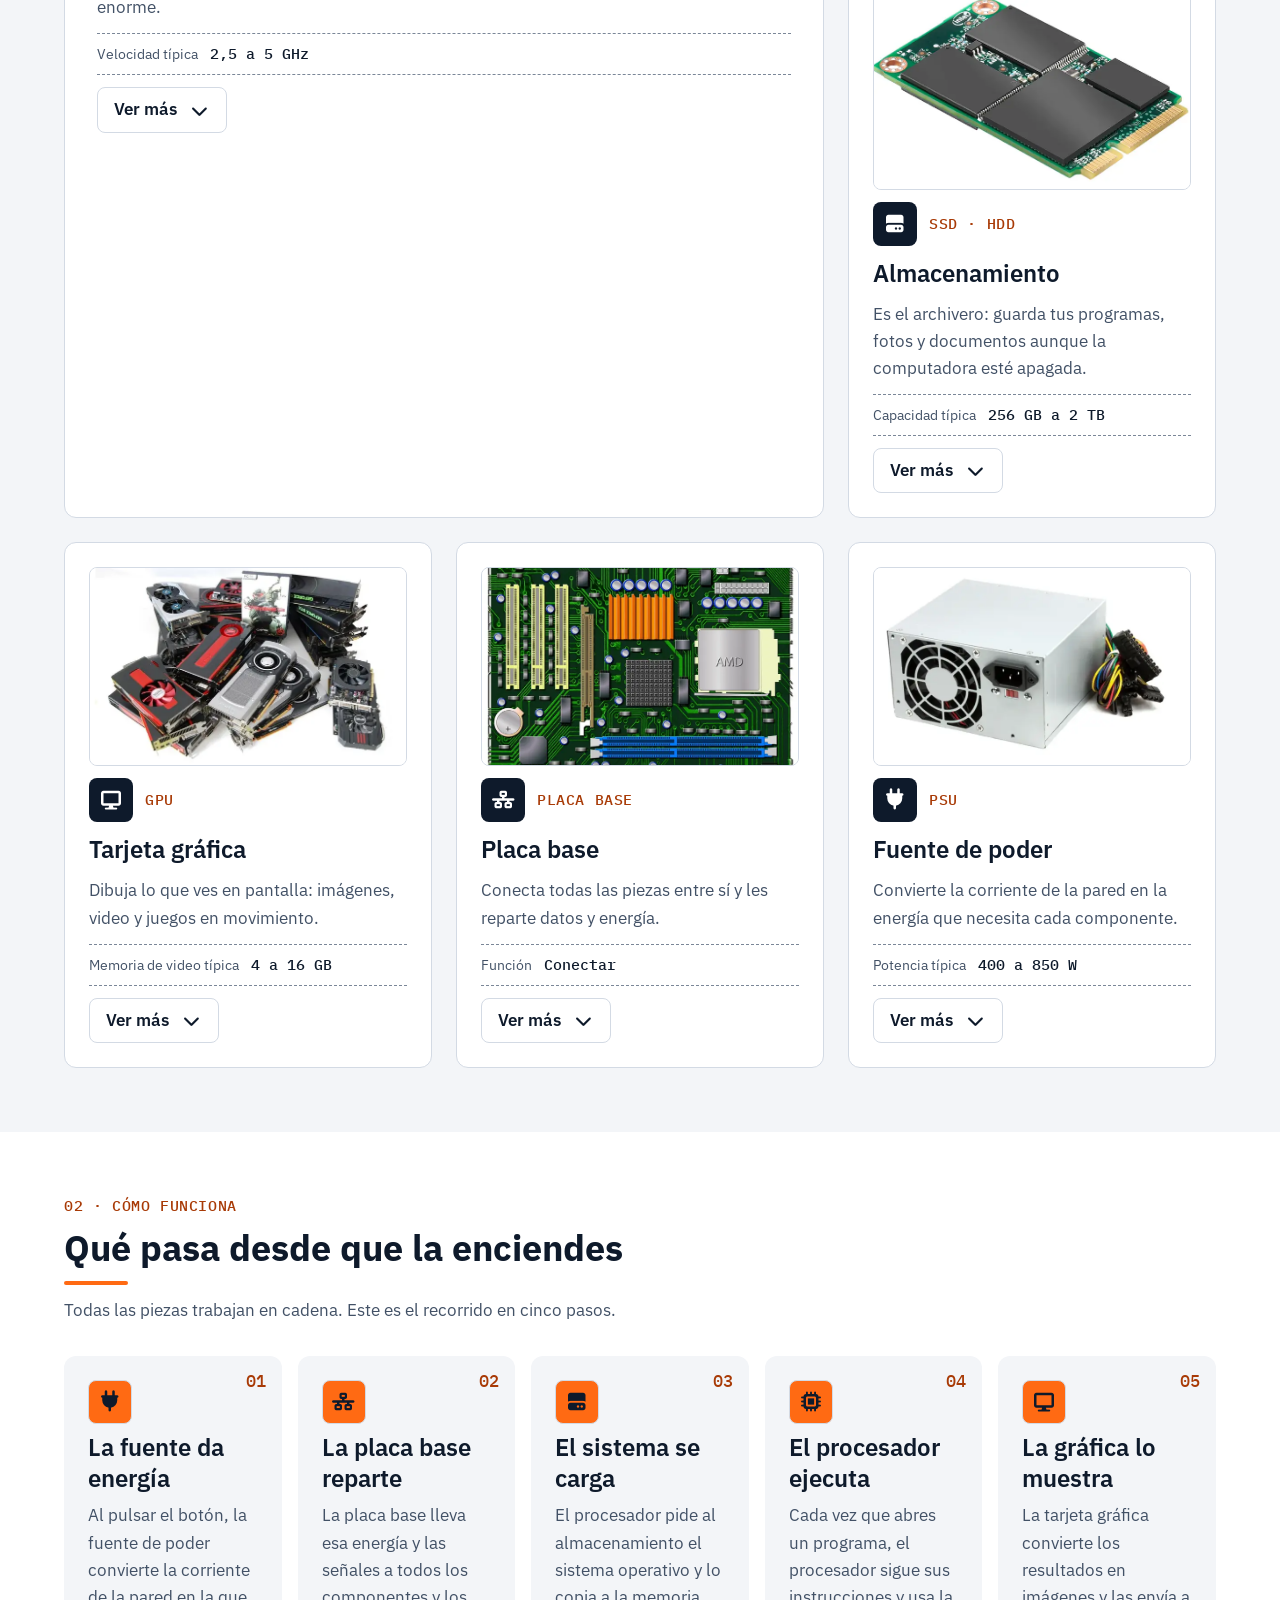
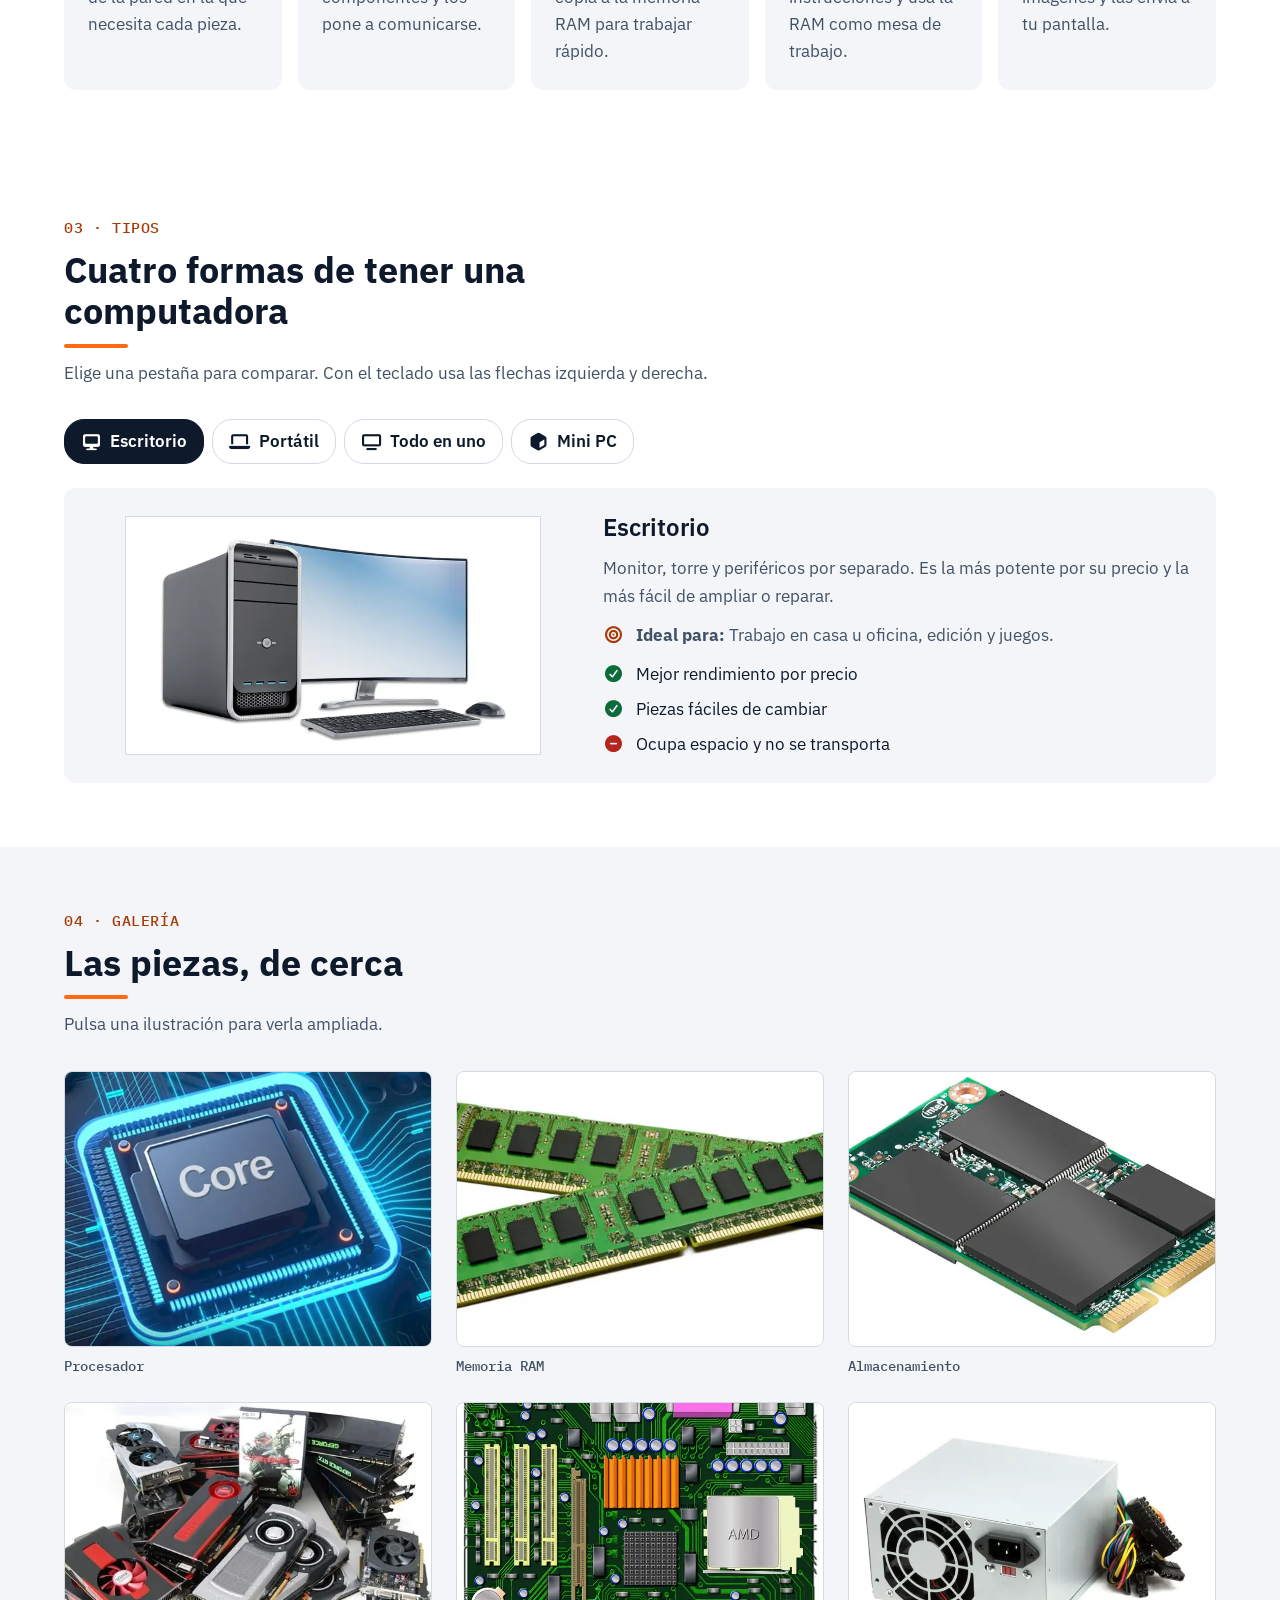
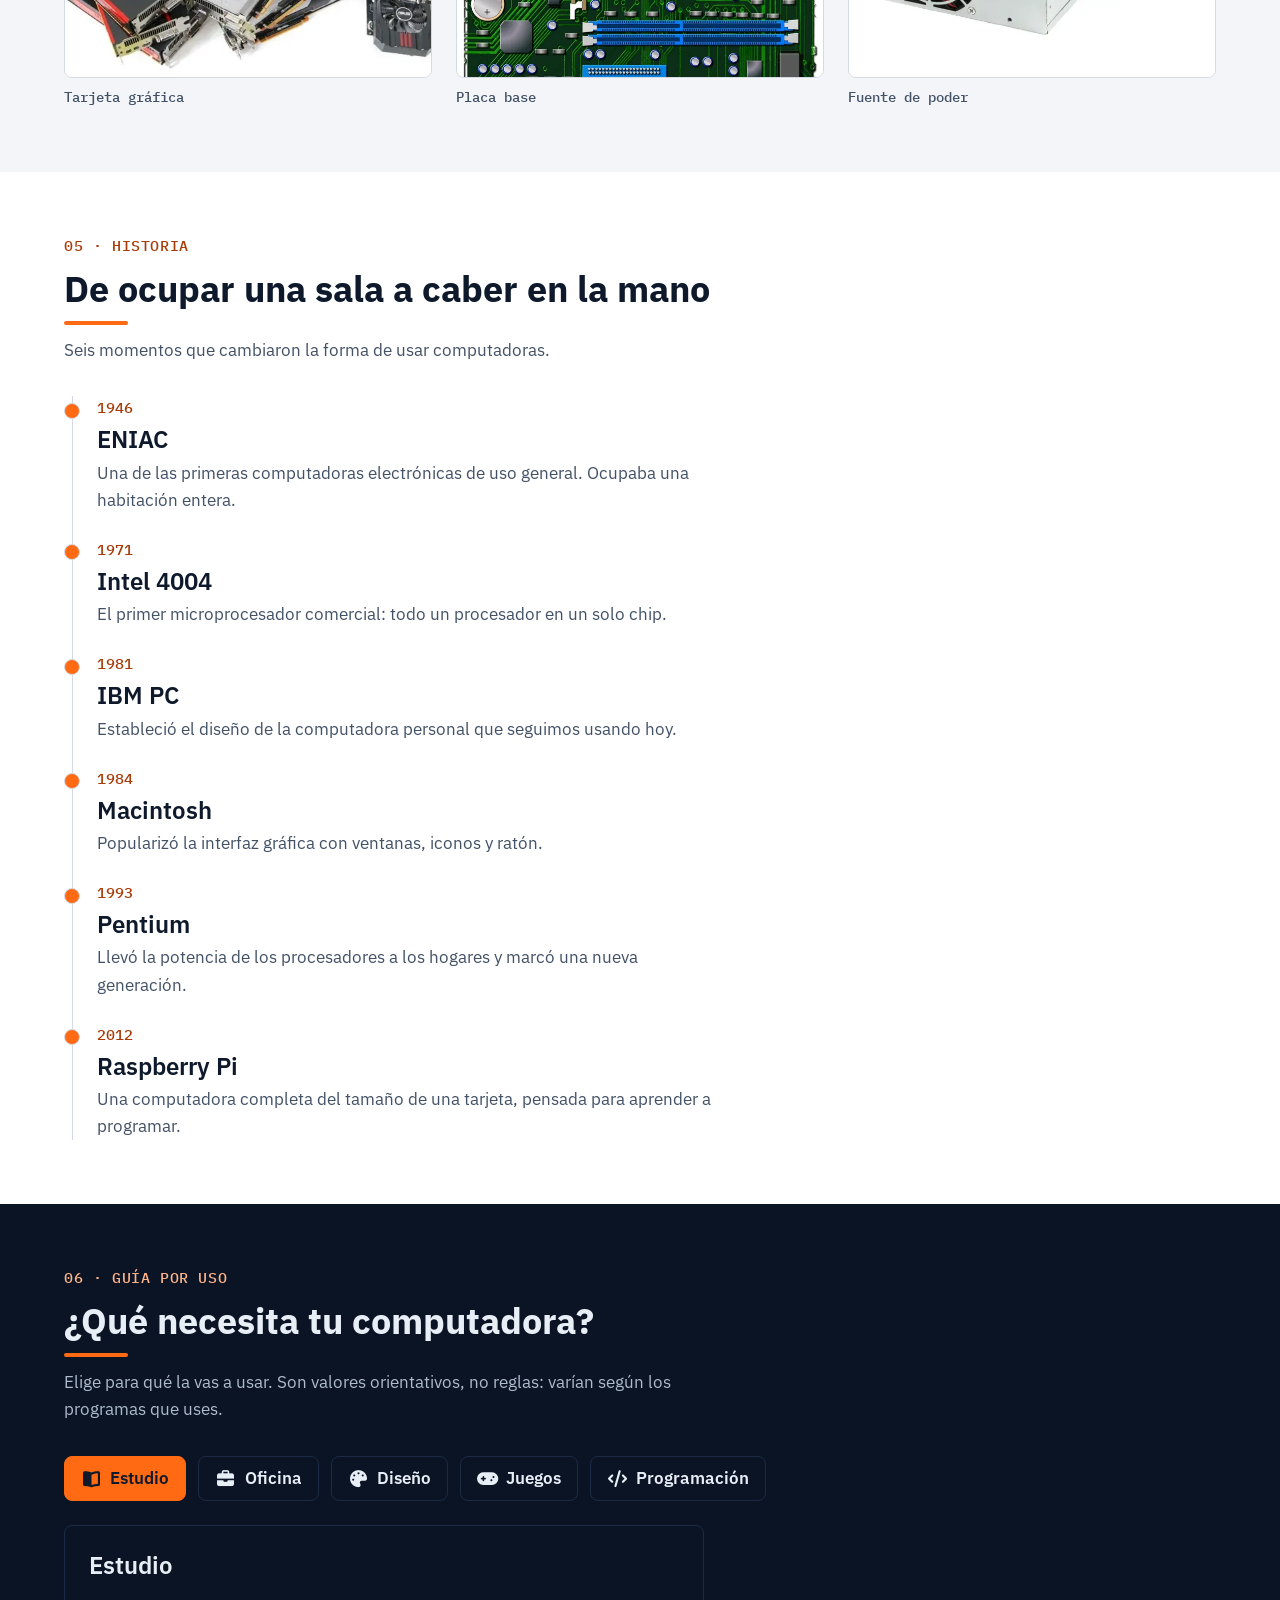
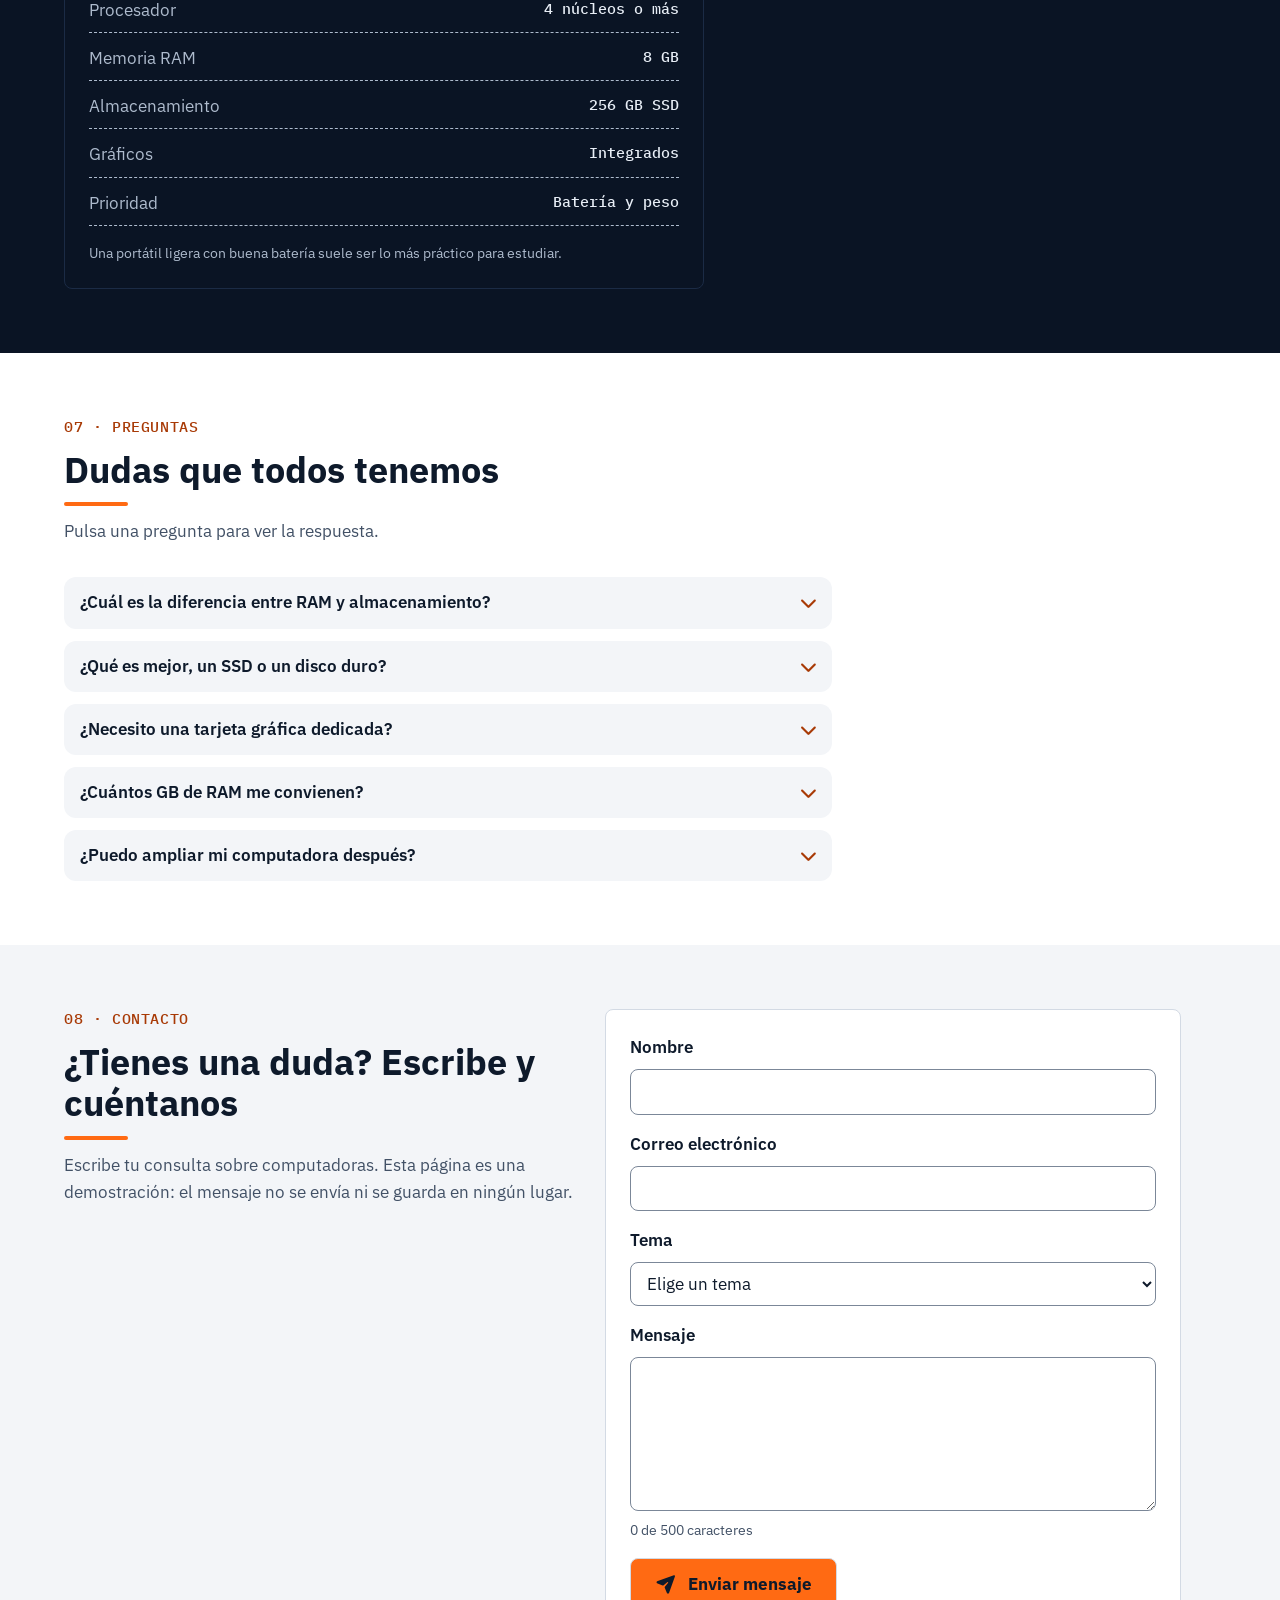
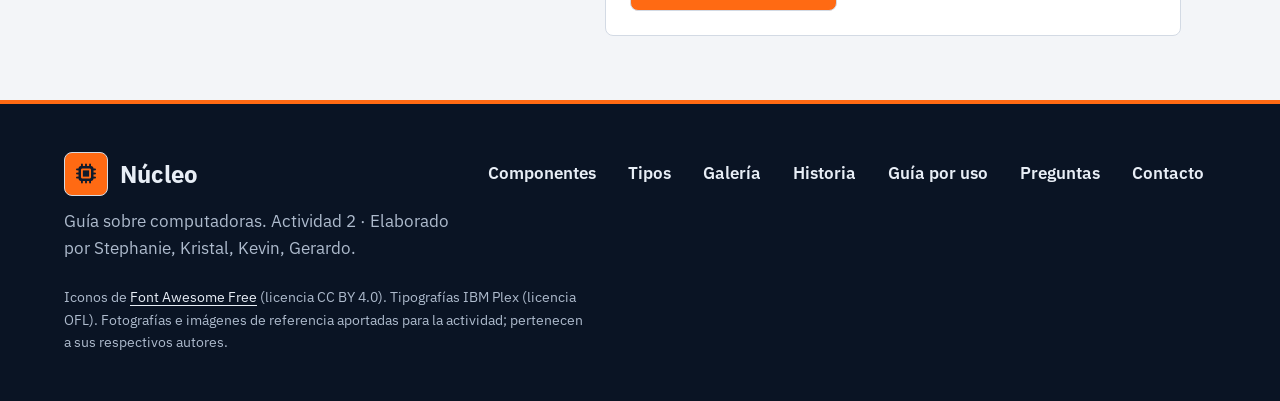
<file: browser/index.html>
<!DOCTYPE html>
<html lang="es">
<head>
  <meta charset="utf-8">
  <meta name="viewport" content="width=device-width, initial-scale=1">
  <meta http-equiv="Content-Security-Policy" content="default-src 'self'; script-src 'self'; style-src 'self'; img-src 'self'; font-src 'self'; object-src 'none'; base-uri 'none'; form-action 'none'">
  <title>Núcleo · PWA browser</title>
  <meta name="description" content="Guía clara sobre computadoras: componentes, tipos, historia y qué equipo conviene según tu uso.">
  <link rel="icon" href="img/favicon.svg" type="image/svg+xml">
  <link rel="stylesheet" href="vendor/fontawesome/css/all.min.css">
  <link rel="stylesheet" href="css/estilos.css">
  <script src="js/app.js" defer></script>
  <link rel="manifest" href="manifest.json">
  <meta name="theme-color" content="#0A1424">
  <meta name="mobile-web-app-capable" content="yes">
  <meta name="apple-mobile-web-app-capable" content="yes">
  <meta name="apple-mobile-web-app-title" content="Núcleo Browser">
  <meta name="apple-mobile-web-app-status-bar-style" content="black-translucent">
  <link rel="apple-touch-icon" href="icons/apple-touch-icon.png">
  <link rel="stylesheet" href="css/pwa.css">
  <script src="js/pwa.js" defer></script>
</head>
<body>
  <a class="salto" href="#contenido">Saltar al contenido</a>

  <header class="encabezado">
    <div class="encabezado-interior">
      <a class="marca" href="#inicio" aria-label="Núcleo, ir al inicio">
        <span class="marca-logo"><i class="fa-solid fa-microchip" aria-hidden="true"></i></span>
        <span class="marca-nombre">Núcleo</span>
      </a>
      <button class="menu-boton" type="button" aria-expanded="false" aria-controls="menu-principal">
        <i class="fa-solid fa-bars" aria-hidden="true"></i>
        <span>Menú</span>
      </button>
      <nav id="menu-principal" class="menu" aria-label="Principal">
        <ul>
          <li><a href="#componentes">Componentes</a></li>
          <li><a href="#funcionamiento">Cómo funciona</a></li>
          <li><a href="#tipos">Tipos</a></li>
          <li><a href="#galeria">Galería</a></li>
          <li><a href="#historia">Historia</a></li>
          <li><a href="#guia">Guía</a></li>
          <li><a href="#preguntas">Preguntas</a></li>
          <li><a href="#contacto">Contacto</a></li>
        </ul>
      </nav>
    </div>
  </header>

  <div id="aviso-red" class="aviso-red" role="status" aria-live="polite" hidden>
    <i class="fa-solid fa-wifi" aria-hidden="true"></i>
    <span id="aviso-red-texto"></span>
  </div>
  <button id="pwa-instalar" class="boton-instalar" type="button" hidden>
    <i class="fa-solid fa-download" aria-hidden="true"></i> Instalar app
  </button>

  <main id="contenido">
    <section id="inicio" class="hero" aria-labelledby="hero-titulo">
      <div class="hero-interior">
        <div class="hero-texto">
          <p class="rotulo rotulo-noche"><i class="fa-solid fa-circle-info" aria-hidden="true"></i> Hoja de datos · Computadoras</p>
          <h1 id="hero-titulo">Todo lo que hay dentro de una computadora</h1>
          <p class="hero-descripcion">Una guía sin jerga para entender cada pieza, conocer los tipos de equipos y descubrir qué te conviene según lo que vas a hacer con ella.</p>
          <a class="boton boton-primario" href="#componentes">
            Conocer los componentes
            <i class="fa-solid fa-arrow-down" aria-hidden="true"></i>
          </a>
        </div>
        <figure class="hero-visual">
          <div class="hero-marco">
            <img src="img/procesador.webp" alt="Procesador moderno con la palabra Core sobre una placa con pistas luminosas azules" width="720" height="412">
          </div>
          <figcaption class="hero-leyenda">El procesador, el corazón de toda computadora.</figcaption>
        </figure>
      </div>
      <ul class="hero-luces" aria-label="Piezas que trabajan juntas">
        <li class="luz luz-1"><i class="fa-solid fa-microchip" aria-hidden="true"></i> Procesador piensa</li>
        <li class="luz luz-2"><i class="fa-solid fa-memory" aria-hidden="true"></i> Memoria recuerda</li>
        <li class="luz luz-3"><i class="fa-solid fa-display" aria-hidden="true"></i> Gráficos dibujan</li>
      </ul>
    </section>

    <section class="cifras" aria-label="La guía en cifras">
      <ul class="cifras-lista">
        <li><span class="cifra">6</span> <span>componentes explicados</span></li>
        <li><span class="cifra">4</span> <span>tipos de equipo</span></li>
        <li><span class="cifra">6</span> <span>hitos de su historia</span></li>
        <li><span class="cifra">5</span> <span>usos con recomendación</span></li>
      </ul>
    </section>

    <section id="componentes" class="seccion" aria-labelledby="componentes-titulo">
      <div class="contenedor">
        <header class="seccion-cabecera">
          <p class="rotulo">01 · Componentes</p>
          <h2 id="componentes-titulo">Las piezas que hacen que todo funcione</h2>
          <p class="seccion-intro">Cada componente tiene un trabajo. Abre “Ver más” en cada tarjeta para saber qué hace y por qué importa.</p>
        </header>
        <div class="tarjetas">
          <article class="tarjeta tarjeta-destacada">
            <img class="tarjeta-foto" src="img/procesador.webp" alt="Procesador moderno con la palabra Core sobre una placa con pistas luminosas" width="720" height="412" loading="lazy">
            <div class="tarjeta-cabecera">
              <span class="tarjeta-icono"><i class="fa-solid fa-microchip" aria-hidden="true"></i></span>
              <p class="rotulo">CPU</p>
            </div>
            <h3>Procesador</h3>
            <p>Es el cerebro: ejecuta las instrucciones de los programas, una tras otra, a una velocidad enorme.</p>
            <p class="dato"><span class="dato-rotulo">Velocidad típica</span> <span class="dato-valor">2,5 a 5 GHz</span></p>
            <button class="ver-mas" type="button" aria-expanded="false" aria-controls="detalle-cpu">
              <span class="ver-mas-texto">Ver más</span>
              <i class="fa-solid fa-chevron-down" aria-hidden="true"></i>
            </button>
            <div id="detalle-cpu" class="detalle" hidden>
              <p>Un procesador moderno reúne varios núcleos: cada uno puede encargarse de una tarea distinta al mismo tiempo. Más núcleos ayudan al editar video o al abrir muchos programas; una velocidad mayor ayuda a que cada tarea termine antes.</p>
              <h4>Qué mirar al comprar</h4>
              <ul class="lista-iconos">
                <li><i class="fa-solid fa-circle-check" aria-hidden="true"></i> Cantidad de núcleos e hilos</li>
                <li><i class="fa-solid fa-circle-check" aria-hidden="true"></i> Velocidad en GHz</li>
                <li><i class="fa-solid fa-circle-check" aria-hidden="true"></i> Que sea compatible con tu placa base</li>
              </ul>
              <p class="curioso"><i class="fa-solid fa-lightbulb" aria-hidden="true"></i> <span><strong>Dato curioso:</strong> Un procesador se calienta: por eso lleva un disipador con ventilador encima.</span></p>
            </div>
          </article>

          <article class="tarjeta">
            <img class="tarjeta-foto" src="img/memoria-ram.webp" alt="Dos módulos de memoria RAM sobre fondo blanco" width="720" height="412" loading="lazy">
            <div class="tarjeta-cabecera">
              <span class="tarjeta-icono"><i class="fa-solid fa-memory" aria-hidden="true"></i></span>
              <p class="rotulo">RAM</p>
            </div>
            <h3>Memoria RAM</h3>
            <p>Es la mesa de trabajo: guarda de forma temporal lo que estás usando para que se abra al instante.</p>
            <p class="dato"><span class="dato-rotulo">Capacidad típica</span> <span class="dato-valor">8 a 32 GB</span></p>
            <button class="ver-mas" type="button" aria-expanded="false" aria-controls="detalle-ram">
              <span class="ver-mas-texto">Ver más</span>
              <i class="fa-solid fa-chevron-down" aria-hidden="true"></i>
            </button>
            <div id="detalle-ram" class="detalle" hidden>
              <p>Cuando apagas la computadora, la RAM se vacía. Si te falta memoria, el equipo se vuelve lento al tener muchas pestañas o programas abiertos a la vez.</p>
              <h4>Qué mirar al comprar</h4>
              <ul class="lista-iconos">
                <li><i class="fa-solid fa-circle-check" aria-hidden="true"></i> Capacidad total en GB</li>
                <li><i class="fa-solid fa-circle-check" aria-hidden="true"></i> Tipo (DDR4 o DDR5) compatible con tu placa</li>
                <li><i class="fa-solid fa-circle-check" aria-hidden="true"></i> Dos módulos iguales rinden mejor que uno</li>
              </ul>
              <p class="curioso"><i class="fa-solid fa-lightbulb" aria-hidden="true"></i> <span><strong>Dato curioso:</strong> La RAM es miles de veces más rápida que un disco, por eso se usa de mesa de trabajo.</span></p>
            </div>
          </article>

          <article class="tarjeta">
            <img class="tarjeta-foto" src="img/almacenamiento.webp" alt="Unidad de estado sólido con sus chips negros y su conector dorado" width="720" height="412" loading="lazy">
            <div class="tarjeta-cabecera">
              <span class="tarjeta-icono"><i class="fa-solid fa-hard-drive" aria-hidden="true"></i></span>
              <p class="rotulo">SSD · HDD</p>
            </div>
            <h3>Almacenamiento</h3>
            <p>Es el archivero: guarda tus programas, fotos y documentos aunque la computadora esté apagada.</p>
            <p class="dato"><span class="dato-rotulo">Capacidad típica</span> <span class="dato-valor">256 GB a 2 TB</span></p>
            <button class="ver-mas" type="button" aria-expanded="false" aria-controls="detalle-almacenamiento">
              <span class="ver-mas-texto">Ver más</span>
              <i class="fa-solid fa-chevron-down" aria-hidden="true"></i>
            </button>
            <div id="detalle-almacenamiento" class="detalle" hidden>
              <p>Las unidades de estado sólido (SSD) no tienen partes móviles y arrancan el sistema mucho más rápido que los discos duros (HDD), que a cambio ofrecen más espacio por menos dinero.</p>
              <h4>Qué mirar al comprar</h4>
              <ul class="lista-iconos">
                <li><i class="fa-solid fa-circle-check" aria-hidden="true"></i> SSD antes que HDD si quieres velocidad</li>
                <li><i class="fa-solid fa-circle-check" aria-hidden="true"></i> Capacidad según tus archivos</li>
                <li><i class="fa-solid fa-circle-check" aria-hidden="true"></i> Formato: 2,5 pulgadas o M.2</li>
              </ul>
              <p class="curioso"><i class="fa-solid fa-lightbulb" aria-hidden="true"></i> <span><strong>Dato curioso:</strong> Un SSD no tiene partes que se muevan, así que resiste mejor los golpes.</span></p>
            </div>
          </article>

          <article class="tarjeta">
            <img class="tarjeta-foto" src="img/tarjeta-grafica.webp" alt="Montón de tarjetas gráficas de distintas marcas" width="720" height="412" loading="lazy">
            <div class="tarjeta-cabecera">
              <span class="tarjeta-icono"><i class="fa-solid fa-display" aria-hidden="true"></i></span>
              <p class="rotulo">GPU</p>
            </div>
            <h3>Tarjeta gráfica</h3>
            <p>Dibuja lo que ves en pantalla: imágenes, video y juegos en movimiento.</p>
            <p class="dato"><span class="dato-rotulo">Memoria de video típica</span> <span class="dato-valor">4 a 16 GB</span></p>
            <button class="ver-mas" type="button" aria-expanded="false" aria-controls="detalle-gpu">
              <span class="ver-mas-texto">Ver más</span>
              <i class="fa-solid fa-chevron-down" aria-hidden="true"></i>
            </button>
            <div id="detalle-gpu" class="detalle" hidden>
              <p>Muchos equipos traen los gráficos integrados en el procesador, suficientes para ofimática y video. Una tarjeta dedicada se vuelve útil en diseño 3D, edición de video y videojuegos exigentes.</p>
              <h4>Qué mirar al comprar</h4>
              <ul class="lista-iconos">
                <li><i class="fa-solid fa-circle-check" aria-hidden="true"></i> Memoria de video (GB)</li>
                <li><i class="fa-solid fa-circle-check" aria-hidden="true"></i> Que tu fuente tenga potencia y conectores suficientes</li>
                <li><i class="fa-solid fa-circle-check" aria-hidden="true"></i> Que quepa en tu gabinete</li>
              </ul>
              <p class="curioso"><i class="fa-solid fa-lightbulb" aria-hidden="true"></i> <span><strong>Dato curioso:</strong> Las tarjetas gráficas también se usan para tareas de cálculo, no solo para juegos.</span></p>
            </div>
          </article>

          <article class="tarjeta">
            <img class="tarjeta-foto" src="img/placa-base.webp" alt="Placa base con zócalo del procesador, ranuras de memoria y de expansión" width="720" height="412" loading="lazy">
            <div class="tarjeta-cabecera">
              <span class="tarjeta-icono"><i class="fa-solid fa-network-wired" aria-hidden="true"></i></span>
              <p class="rotulo">Placa base</p>
            </div>
            <h3>Placa base</h3>
            <p>Conecta todas las piezas entre sí y les reparte datos y energía.</p>
            <p class="dato"><span class="dato-rotulo">Función</span> <span class="dato-valor">Conectar</span></p>
            <button class="ver-mas" type="button" aria-expanded="false" aria-controls="detalle-placa">
              <span class="ver-mas-texto">Ver más</span>
              <i class="fa-solid fa-chevron-down" aria-hidden="true"></i>
            </button>
            <div id="detalle-placa" class="detalle" hidden>
              <p>Define qué procesador y qué memoria puedes instalar, y cuántas unidades o puertos admite. Es la pieza que decide cuánto podrás ampliar tu equipo en el futuro.</p>
              <h4>Qué mirar al comprar</h4>
              <ul class="lista-iconos">
                <li><i class="fa-solid fa-circle-check" aria-hidden="true"></i> Zócalo compatible con tu procesador</li>
                <li><i class="fa-solid fa-circle-check" aria-hidden="true"></i> Cantidad de ranuras de memoria</li>
                <li><i class="fa-solid fa-circle-check" aria-hidden="true"></i> Puertos y ranuras M.2 disponibles</li>
              </ul>
              <p class="curioso"><i class="fa-solid fa-lightbulb" aria-hidden="true"></i> <span><strong>Dato curioso:</strong> Los condensadores que se ven como cilindros guardan y suavizan la energía.</span></p>
            </div>
          </article>

          <article class="tarjeta">
            <img class="tarjeta-foto" src="img/fuente-poder.webp" alt="Fuente de poder metálica con ventilador, conector de corriente y cables de colores" width="720" height="412" loading="lazy">
            <div class="tarjeta-cabecera">
              <span class="tarjeta-icono"><i class="fa-solid fa-plug" aria-hidden="true"></i></span>
              <p class="rotulo">PSU</p>
            </div>
            <h3>Fuente de poder</h3>
            <p>Convierte la corriente de la pared en la energía que necesita cada componente.</p>
            <p class="dato"><span class="dato-rotulo">Potencia típica</span> <span class="dato-valor">400 a 850 W</span></p>
            <button class="ver-mas" type="button" aria-expanded="false" aria-controls="detalle-fuente">
              <span class="ver-mas-texto">Ver más</span>
              <i class="fa-solid fa-chevron-down" aria-hidden="true"></i>
            </button>
            <div id="detalle-fuente" class="detalle" hidden>
              <p>Una fuente de calidad protege al resto de las piezas. Debe tener potencia de sobra para el equipo: un equipo con tarjeta gráfica dedicada necesita más que uno de oficina.</p>
              <h4>Qué mirar al comprar</h4>
              <ul class="lista-iconos">
                <li><i class="fa-solid fa-circle-check" aria-hidden="true"></i> Potencia en vatios con margen</li>
                <li><i class="fa-solid fa-circle-check" aria-hidden="true"></i> Certificación de eficiencia</li>
                <li><i class="fa-solid fa-circle-check" aria-hidden="true"></i> Conectores para tu tarjeta gráfica</li>
              </ul>
              <p class="curioso"><i class="fa-solid fa-lightbulb" aria-hidden="true"></i> <span><strong>Dato curioso:</strong> Un ventilador enfría la fuente y saca el aire caliente del gabinete.</span></p>
            </div>
          </article>
        </div>
      </div>
    </section>

    <section id="funcionamiento" class="seccion seccion-alt" aria-labelledby="funcionamiento-titulo">
      <div class="contenedor">
        <header class="seccion-cabecera">
          <p class="rotulo">02 · Cómo funciona</p>
          <h2 id="funcionamiento-titulo">Qué pasa desde que la enciendes</h2>
          <p class="seccion-intro">Todas las piezas trabajan en cadena. Este es el recorrido en cinco pasos.</p>
        </header>
        <ol class="pasos">
          <li>
            <span class="paso-icono"><i class="fa-solid fa-plug" aria-hidden="true"></i></span>
            <h3>La fuente da energía</h3>
            <p>Al pulsar el botón, la fuente de poder convierte la corriente de la pared en la que necesita cada pieza.</p>
          </li>
          <li>
            <span class="paso-icono"><i class="fa-solid fa-network-wired" aria-hidden="true"></i></span>
            <h3>La placa base reparte</h3>
            <p>La placa base lleva esa energía y las señales a todos los componentes y los pone a comunicarse.</p>
          </li>
          <li>
            <span class="paso-icono"><i class="fa-solid fa-hard-drive" aria-hidden="true"></i></span>
            <h3>El sistema se carga</h3>
            <p>El procesador pide al almacenamiento el sistema operativo y lo copia a la memoria RAM para trabajar rápido.</p>
          </li>
          <li>
            <span class="paso-icono"><i class="fa-solid fa-microchip" aria-hidden="true"></i></span>
            <h3>El procesador ejecuta</h3>
            <p>Cada vez que abres un programa, el procesador sigue sus instrucciones y usa la RAM como mesa de trabajo.</p>
          </li>
          <li>
            <span class="paso-icono"><i class="fa-solid fa-display" aria-hidden="true"></i></span>
            <h3>La gráfica lo muestra</h3>
            <p>La tarjeta gráfica convierte los resultados en imágenes y las envía a tu pantalla.</p>
          </li>
        </ol>
      </div>
    </section>

    <section id="tipos" class="seccion seccion-alt" aria-labelledby="tipos-titulo">
      <div class="contenedor">
        <header class="seccion-cabecera">
          <p class="rotulo">03 · Tipos</p>
          <h2 id="tipos-titulo">Cuatro formas de tener una computadora</h2>
          <p class="seccion-intro">Elige una pestaña para comparar. Con el teclado usa las flechas izquierda y derecha.</p>
        </header>
        <div class="pestanas">
          <div class="pestanas-lista" role="tablist" aria-label="Tipos de computadoras">
            <button class="pestana" id="pestana-escritorio" role="tab" type="button" aria-selected="true" aria-controls="panel-escritorio"><i class="fa-solid fa-desktop" aria-hidden="true"></i> Escritorio</button>
            <button class="pestana" id="pestana-portatil" role="tab" type="button" aria-selected="false" aria-controls="panel-portatil" tabindex="-1"><i class="fa-solid fa-laptop" aria-hidden="true"></i> Portátil</button>
            <button class="pestana" id="pestana-todo-en-uno" role="tab" type="button" aria-selected="false" aria-controls="panel-todo-en-uno" tabindex="-1"><i class="fa-solid fa-tv" aria-hidden="true"></i> Todo en uno</button>
            <button class="pestana" id="pestana-mini-pc" role="tab" type="button" aria-selected="false" aria-controls="panel-mini-pc" tabindex="-1"><i class="fa-solid fa-cube" aria-hidden="true"></i> Mini PC</button>
          </div>

          <div class="panel" id="panel-escritorio" role="tabpanel" aria-labelledby="pestana-escritorio" tabindex="0">
            <img src="img/tipo-escritorio.webp" alt="Dibujo de una computadora de escritorio con monitor, torre y teclado" width="320" height="240">
            <div class="panel-texto">
              <h3>Escritorio</h3>
              <p>Monitor, torre y periféricos por separado. Es la más potente por su precio y la más fácil de ampliar o reparar.</p>
              <p class="ideal"><i class="fa-solid fa-bullseye" aria-hidden="true"></i> <span><strong>Ideal para:</strong> Trabajo en casa u oficina, edición y juegos.</span></p>
              <ul class="lista-iconos">
                <li><i class="fa-solid fa-circle-check" aria-hidden="true"></i> Mejor rendimiento por precio</li>
                <li><i class="fa-solid fa-circle-check" aria-hidden="true"></i> Piezas fáciles de cambiar</li>
                <li><i class="fa-solid fa-circle-minus" aria-hidden="true"></i> Ocupa espacio y no se transporta</li>
              </ul>
            </div>
          </div>
          <div class="panel" id="panel-portatil" role="tabpanel" aria-labelledby="pestana-portatil" tabindex="0" hidden>
            <img src="img/tipo-portatil.webp" alt="Dibujo de una computadora portátil abierta" width="320" height="240">
            <div class="panel-texto">
              <h3>Portátil</h3>
              <p>Pantalla, teclado y batería en un solo cuerpo. Se lleva a todas partes y funciona sin enchufe durante horas.</p>
              <p class="ideal"><i class="fa-solid fa-bullseye" aria-hidden="true"></i> <span><strong>Ideal para:</strong> Estudiantes, viajes y trabajo en movimiento.</span></p>
              <ul class="lista-iconos">
                <li><i class="fa-solid fa-circle-check" aria-hidden="true"></i> Se transporta con facilidad</li>
                <li><i class="fa-solid fa-circle-check" aria-hidden="true"></i> Trae batería integrada</li>
                <li><i class="fa-solid fa-circle-minus" aria-hidden="true"></i> Ampliarla es más difícil</li>
              </ul>
            </div>
          </div>
          <div class="panel" id="panel-todo-en-uno" role="tabpanel" aria-labelledby="pestana-todo-en-uno" tabindex="0" hidden>
            <img src="img/tipo-todo-en-uno.webp" alt="Dibujo de una computadora todo en uno: la pantalla contiene las piezas" width="320" height="240">
            <div class="panel-texto">
              <h3>Todo en uno</h3>
              <p>Las piezas viven detrás de la pantalla. Deja el escritorio limpio y con pocos cables.</p>
              <p class="ideal"><i class="fa-solid fa-bullseye" aria-hidden="true"></i> <span><strong>Ideal para:</strong> Hogar, recepciones y oficinas con poco espacio.</span></p>
              <ul class="lista-iconos">
                <li><i class="fa-solid fa-circle-check" aria-hidden="true"></i> Ordenada y con pocos cables</li>
                <li><i class="fa-solid fa-circle-check" aria-hidden="true"></i> Ideal para el hogar y la oficina</li>
                <li><i class="fa-solid fa-circle-minus" aria-hidden="true"></i> Difícil de reparar o ampliar</li>
              </ul>
            </div>
          </div>
          <div class="panel" id="panel-mini-pc" role="tabpanel" aria-labelledby="pestana-mini-pc" tabindex="0" hidden>
            <img src="img/tipo-mini-pc.webp" alt="Dibujo de una mini PC: una caja pequeña junto a un monitor" width="320" height="240">
            <div class="panel-texto">
              <h3>Mini PC</h3>
              <p>Una caja del tamaño de un libro que se conecta a cualquier pantalla. Consume poca energía y casi no hace ruido.</p>
              <p class="ideal"><i class="fa-solid fa-bullseye" aria-hidden="true"></i> <span><strong>Ideal para:</strong> Salas, oficinas y proyectos con poco consumo.</span></p>
              <ul class="lista-iconos">
                <li><i class="fa-solid fa-circle-check" aria-hidden="true"></i> Ocupa muy poco espacio</li>
                <li><i class="fa-solid fa-circle-check" aria-hidden="true"></i> Bajo consumo de energía</li>
                <li><i class="fa-solid fa-circle-minus" aria-hidden="true"></i> Menos potencia para juegos exigentes</li>
              </ul>
            </div>
          </div>
        </div>
      </div>
    </section>

    <section id="galeria" class="seccion" aria-labelledby="galeria-titulo">
      <div class="contenedor">
        <header class="seccion-cabecera">
          <p class="rotulo">04 · Galería</p>
          <h2 id="galeria-titulo">Las piezas, de cerca</h2>
          <p class="seccion-intro">Pulsa una ilustración para verla ampliada.</p>
        </header>
        <ul class="galeria">
          <li><figure>
            <button class="miniatura" type="button" aria-label="Ampliar: Procesador" data-leyenda="Procesador: ejecuta las instrucciones de los programas.">
              <img src="img/procesador.webp" alt="Procesador visto desde arriba, con sus patas a los cuatro lados" width="320" height="240">
            </button>
            <figcaption>Procesador</figcaption>
          </figure></li>
          <li><figure>
            <button class="miniatura" type="button" aria-label="Ampliar: Memoria RAM" data-leyenda="Memoria RAM: guarda de forma temporal lo que estás usando.">
              <img src="img/memoria-ram.webp" alt="Módulo de memoria RAM con cuatro chips" width="320" height="240">
            </button>
            <figcaption>Memoria RAM</figcaption>
          </figure></li>
          <li><figure>
            <button class="miniatura" type="button" aria-label="Ampliar: Almacenamiento" data-leyenda="Almacenamiento: guarda tus archivos aunque se apague el equipo.">
              <img src="img/almacenamiento.webp" alt="Unidad de almacenamiento de estado sólido con su conector" width="320" height="240">
            </button>
            <figcaption>Almacenamiento</figcaption>
          </figure></li>
          <li><figure>
            <button class="miniatura" type="button" aria-label="Ampliar: Tarjeta gráfica" data-leyenda="Tarjeta gráfica: dibuja las imágenes que ves en pantalla.">
              <img src="img/tarjeta-grafica.webp" alt="Tarjeta gráfica con dos ventiladores y su conector" width="320" height="240">
            </button>
            <figcaption>Tarjeta gráfica</figcaption>
          </figure></li>
          <li><figure>
            <button class="miniatura" type="button" aria-label="Ampliar: Placa base" data-leyenda="Placa base: conecta todas las piezas y les reparte energía.">
              <img src="img/placa-base.webp" alt="Placa base con zócalo del procesador, ranuras de memoria y de expansión" width="320" height="240">
            </button>
            <figcaption>Placa base</figcaption>
          </figure></li>
          <li><figure>
            <button class="miniatura" type="button" aria-label="Ampliar: Fuente de poder" data-leyenda="Fuente de poder: convierte la corriente de la pared en energía para cada pieza.">
              <img src="img/fuente-poder.webp" alt="Fuente de poder con ventilador y cables de salida" width="320" height="240">
            </button>
            <figcaption>Fuente de poder</figcaption>
          </figure></li>
        </ul>
      </div>
    </section>

    <section id="historia" class="seccion seccion-alt" aria-labelledby="historia-titulo">
      <div class="contenedor">
        <header class="seccion-cabecera">
          <p class="rotulo">05 · Historia</p>
          <h2 id="historia-titulo">De ocupar una sala a caber en la mano</h2>
          <p class="seccion-intro">Seis momentos que cambiaron la forma de usar computadoras.</p>
        </header>
        <ol class="linea-tiempo">
          <li>
            <p class="anio">1946</p>
            <h3>ENIAC</h3>
            <p>Una de las primeras computadoras electrónicas de uso general. Ocupaba una habitación entera.</p>
          </li>
          <li>
            <p class="anio">1971</p>
            <h3>Intel 4004</h3>
            <p>El primer microprocesador comercial: todo un procesador en un solo chip.</p>
          </li>
          <li>
            <p class="anio">1981</p>
            <h3>IBM PC</h3>
            <p>Estableció el diseño de la computadora personal que seguimos usando hoy.</p>
          </li>
          <li>
            <p class="anio">1984</p>
            <h3>Macintosh</h3>
            <p>Popularizó la interfaz gráfica con ventanas, iconos y ratón.</p>
          </li>
          <li>
            <p class="anio">1993</p>
            <h3>Pentium</h3>
            <p>Llevó la potencia de los procesadores a los hogares y marcó una nueva generación.</p>
          </li>
          <li>
            <p class="anio">2012</p>
            <h3>Raspberry Pi</h3>
            <p>Una computadora completa del tamaño de una tarjeta, pensada para aprender a programar.</p>
          </li>
        </ol>
      </div>
    </section>

    <section id="guia" class="seccion seccion-noche" aria-labelledby="guia-titulo">
      <div class="contenedor">
        <header class="seccion-cabecera">
          <p class="rotulo rotulo-noche">06 · Guía por uso</p>
          <h2 id="guia-titulo">¿Qué necesita tu computadora?</h2>
          <p class="seccion-intro">Elige para qué la vas a usar. Son valores orientativos, no reglas: varían según los programas que uses.</p>
        </header>
        <div class="usos" role="group" aria-label="Uso principal">
          <button class="uso" type="button" aria-pressed="true" data-uso="estudio"><i class="fa-solid fa-book-open" aria-hidden="true"></i> Estudio</button>
          <button class="uso" type="button" aria-pressed="false" data-uso="oficina"><i class="fa-solid fa-briefcase" aria-hidden="true"></i> Oficina</button>
          <button class="uso" type="button" aria-pressed="false" data-uso="diseno"><i class="fa-solid fa-palette" aria-hidden="true"></i> Diseño</button>
          <button class="uso" type="button" aria-pressed="false" data-uso="juegos"><i class="fa-solid fa-gamepad" aria-hidden="true"></i> Juegos</button>
          <button class="uso" type="button" aria-pressed="false" data-uso="programacion"><i class="fa-solid fa-code" aria-hidden="true"></i> Programación</button>
        </div>
        <div id="guia-resultado" class="resultado" aria-live="polite">
          <h3 id="guia-uso-titulo">Estudio</h3>
          <dl class="ficha">
            <div><dt>Procesador</dt><dd>4 núcleos o más</dd></div>
            <div><dt>Memoria RAM</dt><dd>8 GB</dd></div>
            <div><dt>Almacenamiento</dt><dd>256 GB SSD</dd></div>
            <div><dt>Gráficos</dt><dd>Integrados</dd></div>
            <div><dt>Prioridad</dt><dd>Batería y peso</dd></div>
          </dl>
          <p id="guia-nota" class="nota">Una portátil ligera con buena batería suele ser lo más práctico para estudiar.</p>
        </div>
      </div>
    </section>

    <section id="preguntas" class="seccion seccion-alt" aria-labelledby="preguntas-titulo">
      <div class="contenedor">
        <header class="seccion-cabecera">
          <p class="rotulo">07 · Preguntas</p>
          <h2 id="preguntas-titulo">Dudas que todos tenemos</h2>
          <p class="seccion-intro">Pulsa una pregunta para ver la respuesta.</p>
        </header>
        <div class="preguntas">
          <details>
            <summary>¿Cuál es la diferencia entre RAM y almacenamiento?</summary>
            <p>La RAM guarda de forma temporal lo que usas en este momento y se vacía al apagar. El almacenamiento guarda tus archivos y programas de forma permanente. Piensa en la RAM como una mesa de trabajo y en el almacenamiento como el archivero.</p>
          </details>
          <details>
            <summary>¿Qué es mejor, un SSD o un disco duro?</summary>
            <p>El SSD es mucho más rápido y resistente a golpes; el disco duro (HDD) ofrece más espacio por menos dinero. Muchas personas usan un SSD para el sistema y los programas, y un disco duro para archivos grandes.</p>
          </details>
          <details>
            <summary>¿Necesito una tarjeta gráfica dedicada?</summary>
            <p>Para navegar, estudiar y trabajar con documentos bastan los gráficos integrados del procesador. Una tarjeta dedicada ayuda en videojuegos exigentes, diseño 3D y edición de video.</p>
          </details>
          <details>
            <summary>¿Cuántos GB de RAM me convienen?</summary>
            <p>Como referencia orientativa, 8 GB sirven para estudio y oficina, y 16 GB o más para diseño, programación y juegos. Depende de los programas que uses: revisa los requisitos de los tuyos.</p>
          </details>
          <details>
            <summary>¿Puedo ampliar mi computadora después?</summary>
            <p>En una de escritorio casi todo se puede cambiar o ampliar. En una portátil suele poder ampliarse la RAM y el almacenamiento, según el modelo. En un todo en uno o una mini PC la ampliación es más limitada.</p>
          </details>
        </div>
      </div>
    </section>

    <section id="contacto" class="seccion" aria-labelledby="contacto-titulo">
      <div class="contenedor contacto">
        <header class="seccion-cabecera">
          <p class="rotulo">08 · Contacto</p>
          <h2 id="contacto-titulo">¿Tienes una duda? Escribe y cuéntanos</h2>
          <p class="seccion-intro">Escribe tu consulta sobre computadoras. Esta página es una demostración: el mensaje no se envía ni se guarda en ningún lugar.</p>
        </header>
        <form id="formulario" novalidate>
          <div class="campo">
            <label for="nombre">Nombre</label>
            <input id="nombre" name="nombre" type="text" maxlength="80" autocomplete="name" aria-describedby="error-nombre">
            <p id="error-nombre" class="error"></p>
          </div>
          <div class="campo">
            <label for="correo">Correo electrónico</label>
            <input id="correo" name="correo" type="email" maxlength="120" autocomplete="email" aria-describedby="error-correo">
            <p id="error-correo" class="error"></p>
          </div>
          <div class="campo">
            <label for="tema">Tema</label>
            <select id="tema" name="tema" aria-describedby="error-tema">
              <option value="">Elige un tema</option>
              <option value="duda">Duda general</option>
              <option value="compra">Qué equipo comprar</option>
              <option value="piezas">Componentes y piezas</option>
              <option value="otro">Otro</option>
            </select>
            <p id="error-tema" class="error"></p>
          </div>
          <div class="campo">
            <label for="mensaje">Mensaje</label>
            <textarea id="mensaje" name="mensaje" rows="5" maxlength="500" aria-describedby="contador error-mensaje"></textarea>
            <p id="contador" class="contador">0 de 500 caracteres</p>
            <p id="error-mensaje" class="error"></p>
          </div>
          <button class="boton boton-primario" type="submit">
            <i class="fa-solid fa-paper-plane" aria-hidden="true"></i>
            Enviar mensaje
          </button>
          <p id="estado" class="estado" role="status"></p>
        </form>
      </div>
    </section>
  </main>

  <dialog id="visor" class="visor" aria-label="Ilustración ampliada">
    <figure>
      <img src="img/procesador.webp" alt="" width="320" height="240">
      <figcaption id="visor-leyenda"></figcaption>
    </figure>
    <button class="cerrar" type="button">
      <i class="fa-solid fa-xmark" aria-hidden="true"></i>
      <span>Cerrar</span>
    </button>
  </dialog>

  <footer class="pie">
    <div class="contenedor pie-interior">
      <div class="pie-marca">
        <a class="marca" href="#inicio" aria-label="Núcleo, ir al inicio">
          <span class="marca-logo"><i class="fa-solid fa-microchip" aria-hidden="true"></i></span>
          <span class="marca-nombre">Núcleo</span>
        </a>
        <p>Guía sobre computadoras. Actividad 2 · Elaborado por Stephanie, Kristal, Kevin, Gerardo.</p>
      </div>
      <nav aria-label="Secciones">
        <ul class="pie-enlaces">
          <li><a href="#componentes">Componentes</a></li>
          <li><a href="#tipos">Tipos</a></li>
          <li><a href="#galeria">Galería</a></li>
          <li><a href="#historia">Historia</a></li>
          <li><a href="#guia">Guía por uso</a></li>
          <li><a href="#preguntas">Preguntas</a></li>
          <li><a href="#contacto">Contacto</a></li>
        </ul>
      </nav>
      <p class="pie-creditos">Iconos de <a href="https://fontawesome.com" rel="noopener noreferrer">Font Awesome Free</a> (licencia CC BY 4.0). Tipografías IBM Plex (licencia OFL). Fotografías e imágenes de referencia aportadas para la actividad; pertenecen a sus respectivos autores.</p>
    </div>
  </footer>
</body>
</html>
</file>
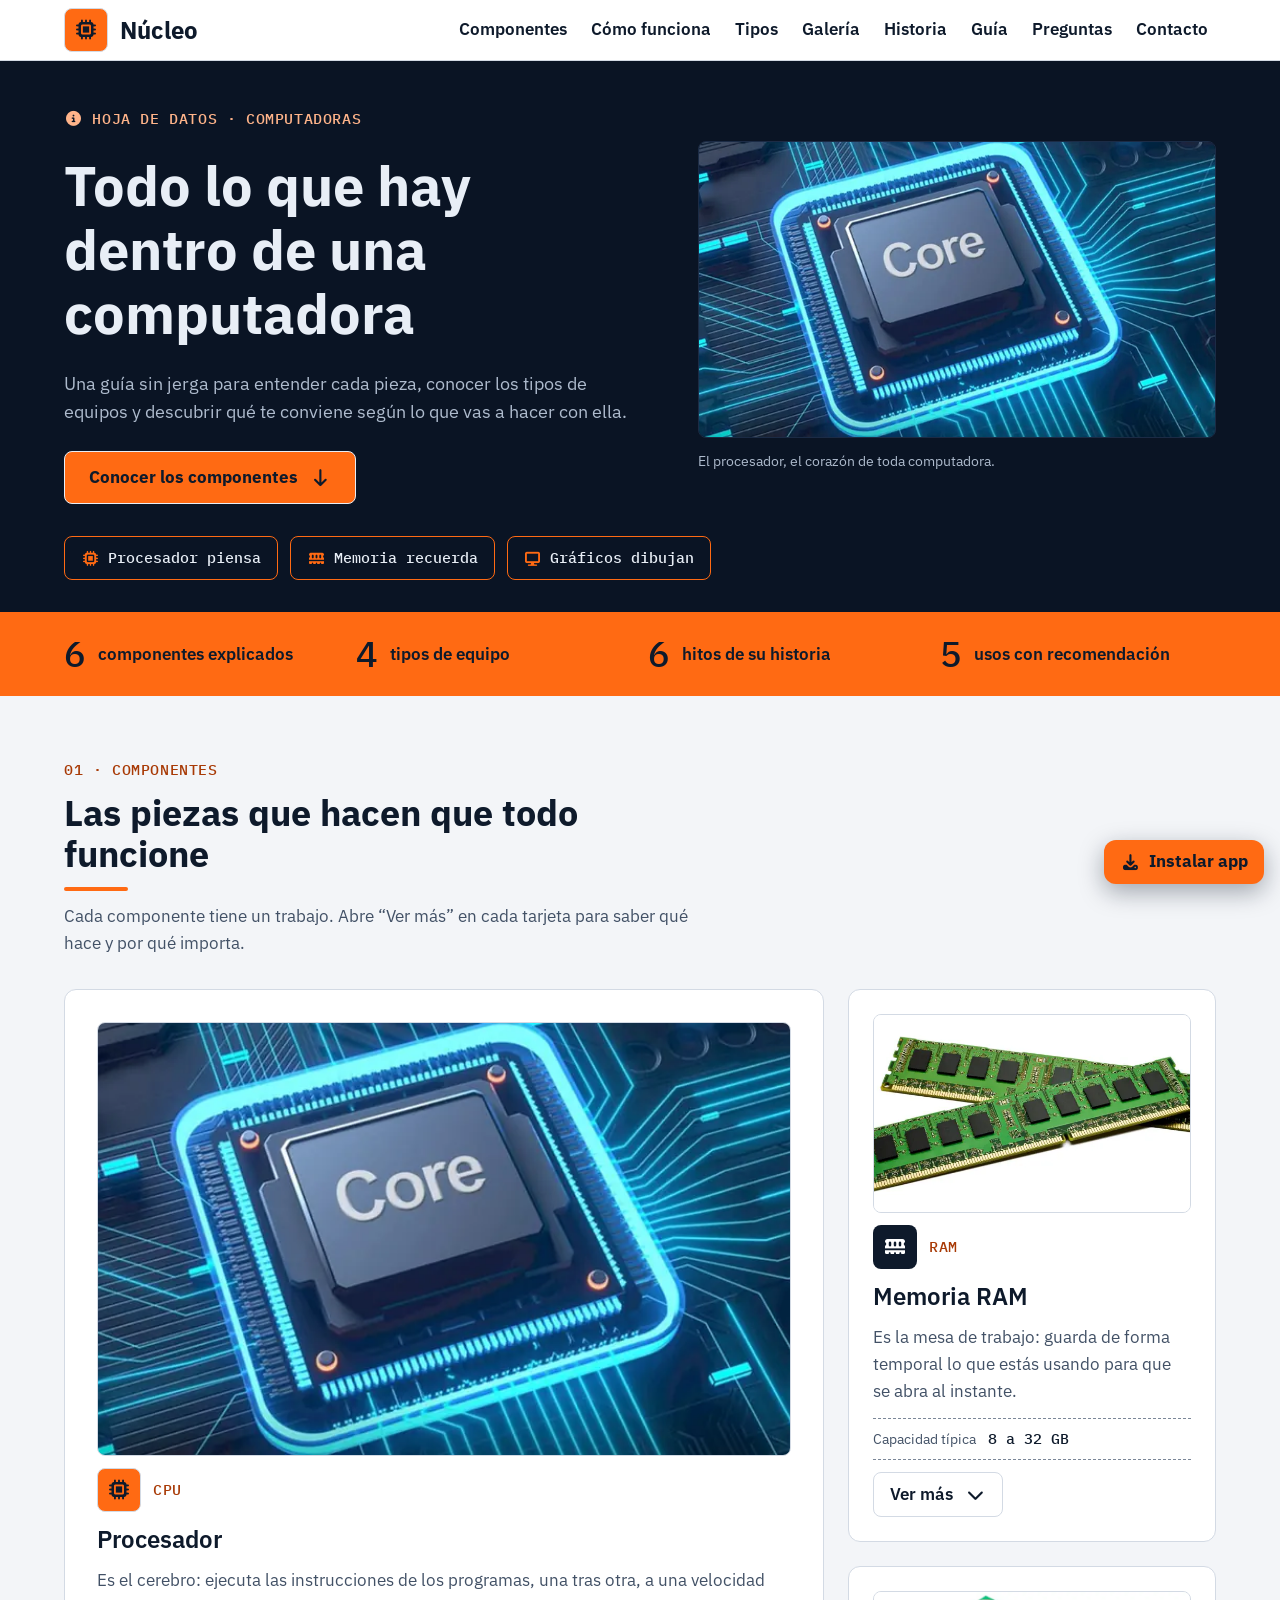
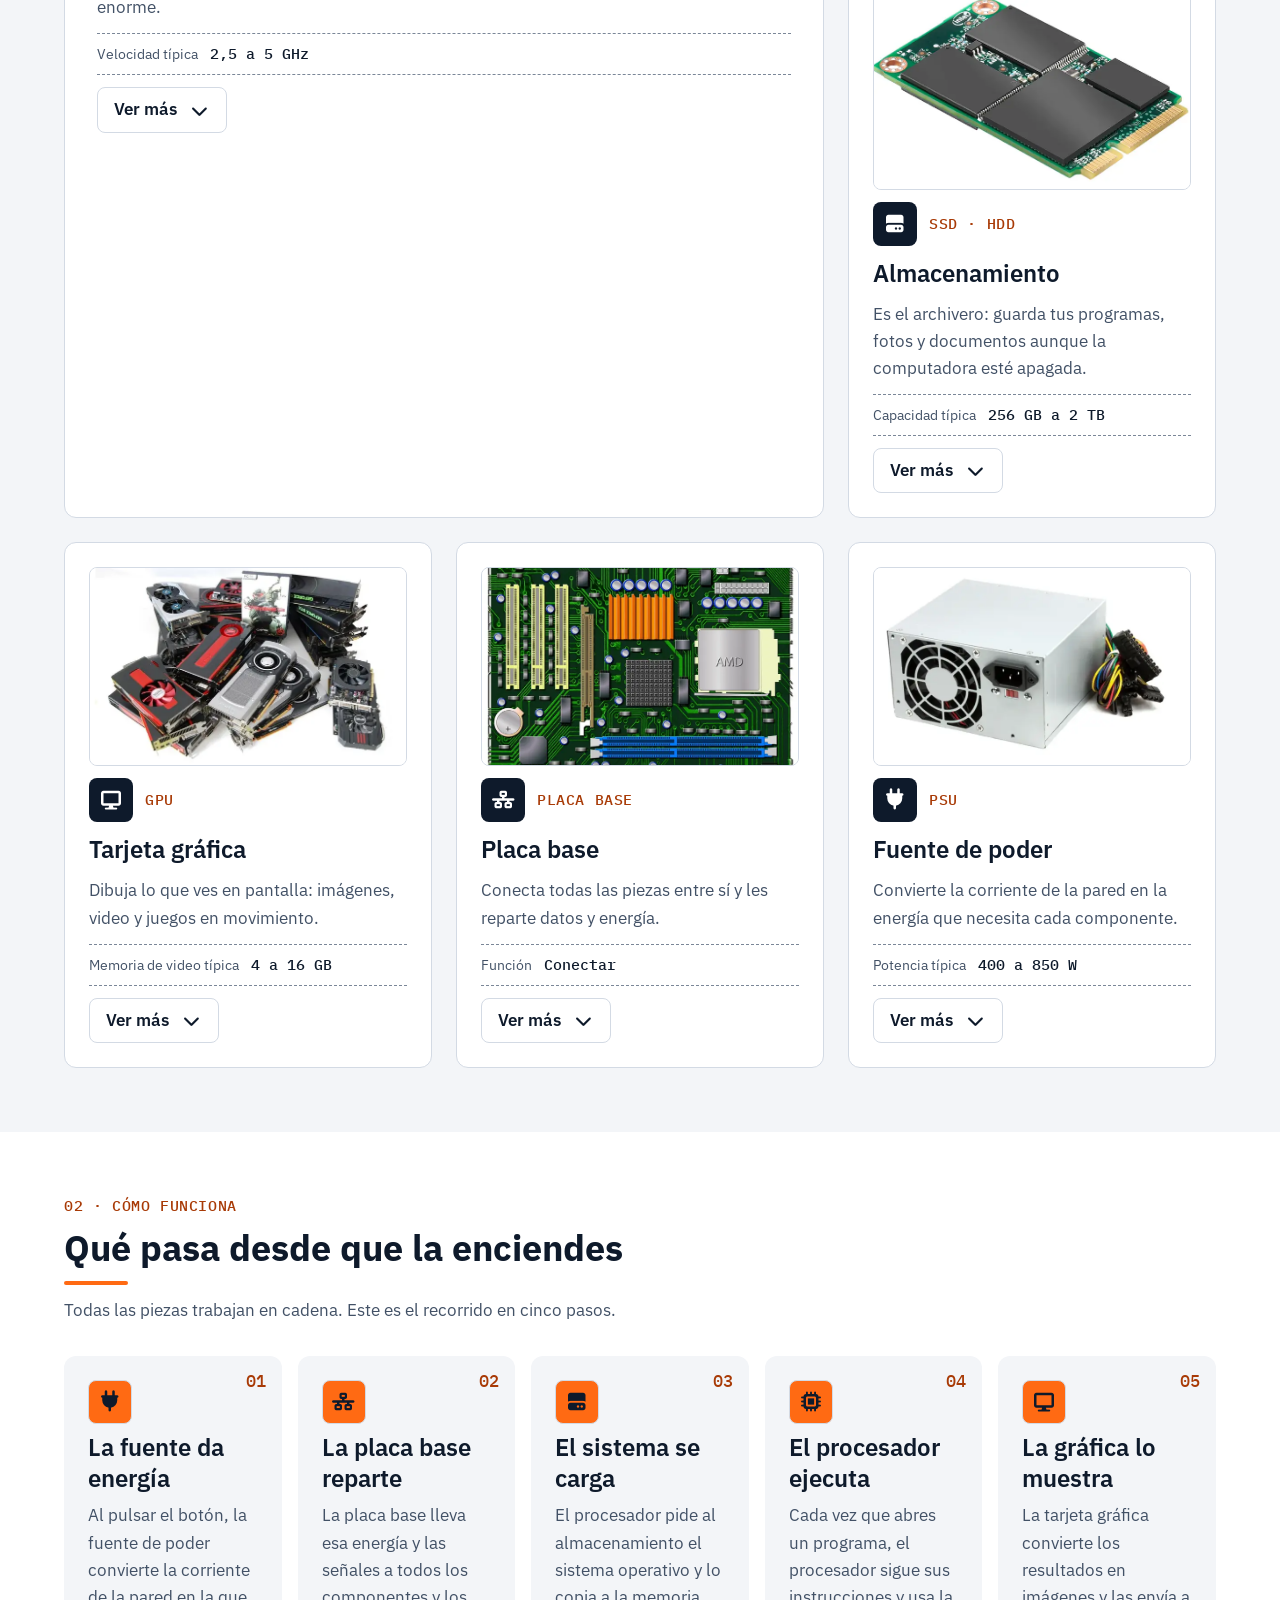
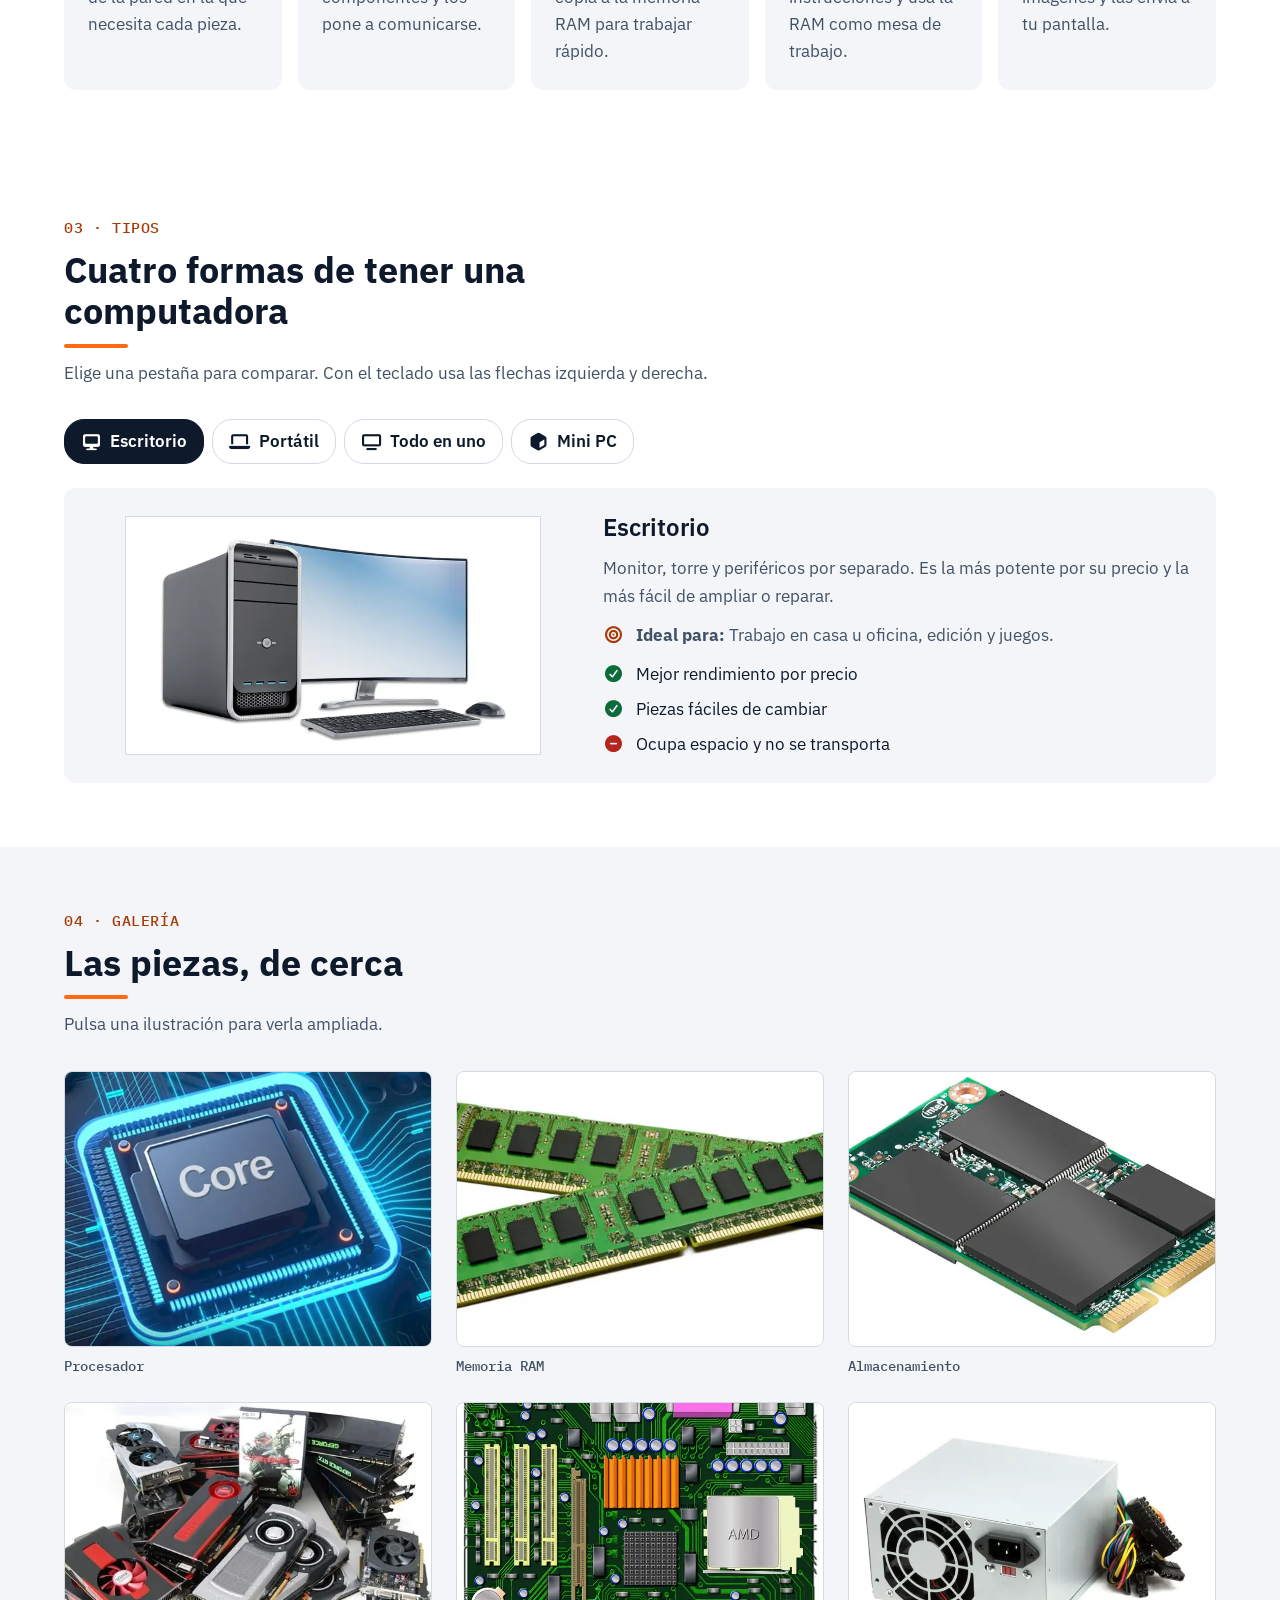
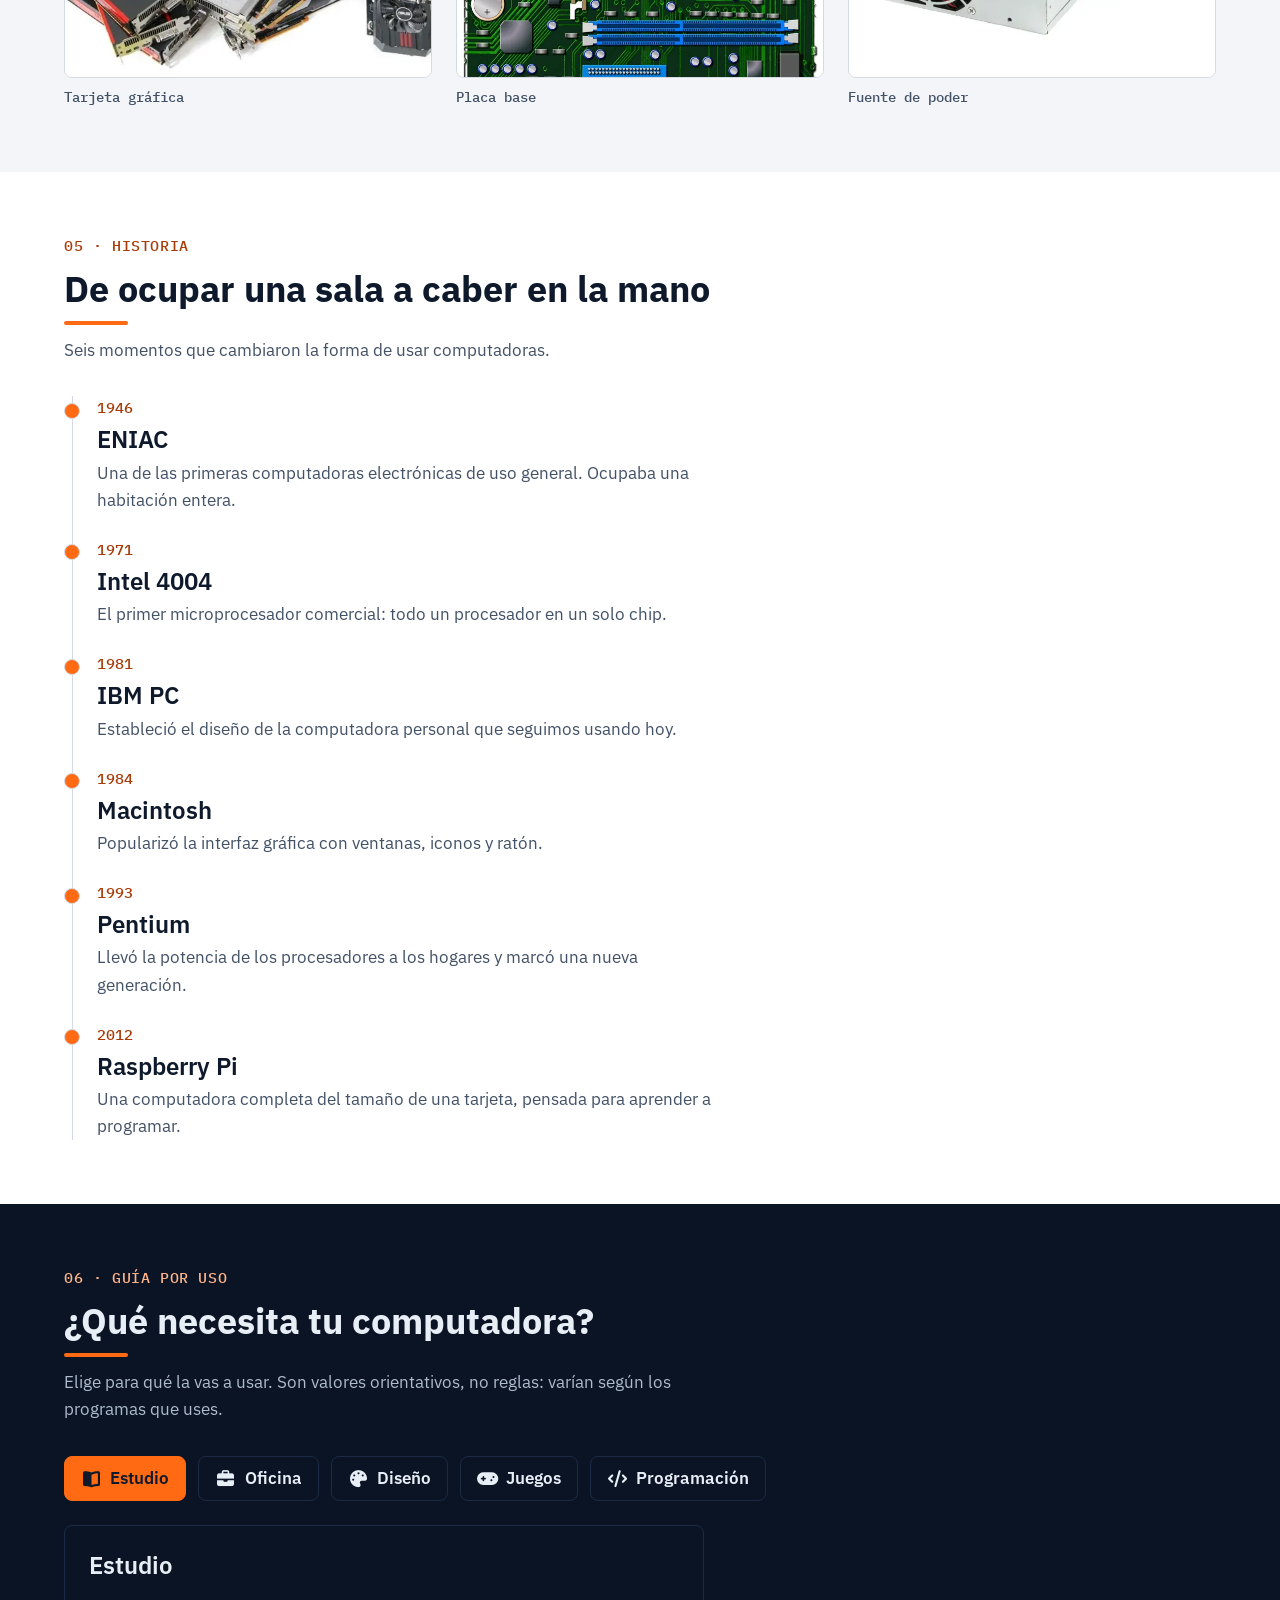
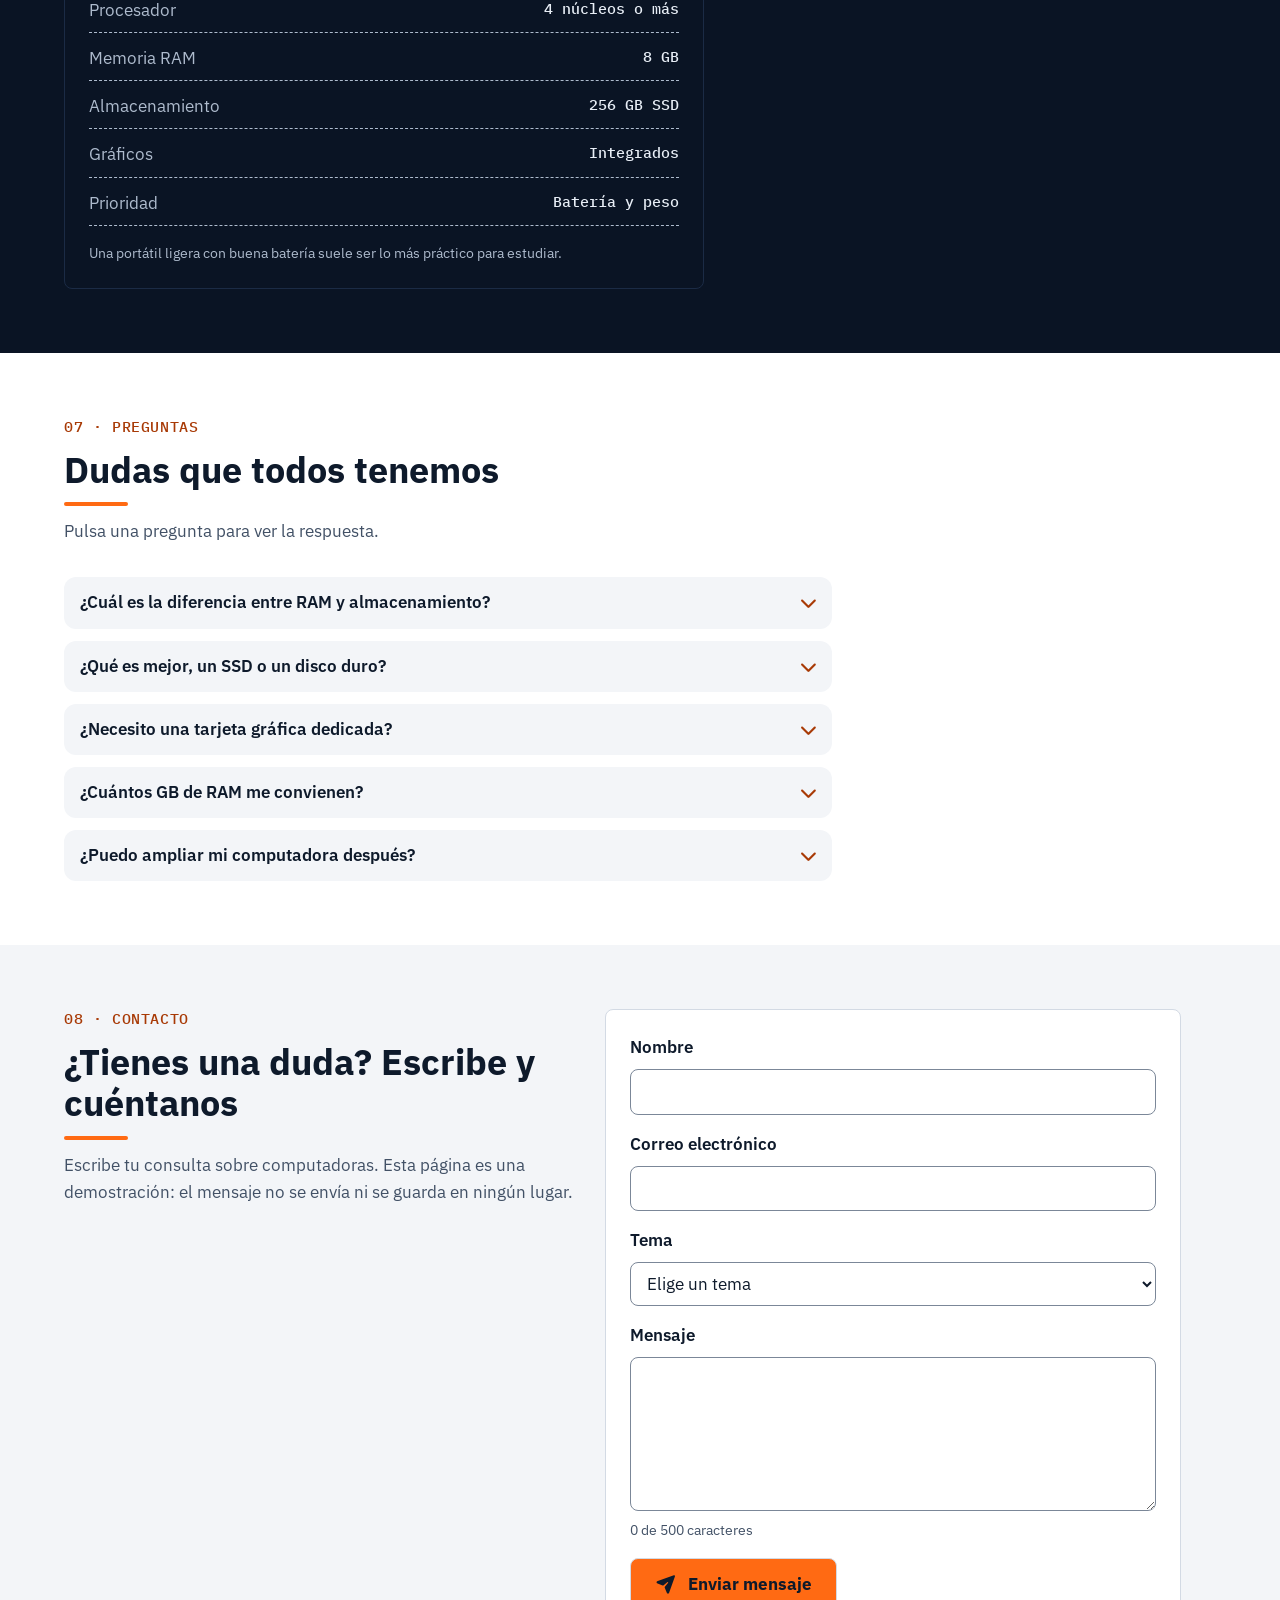
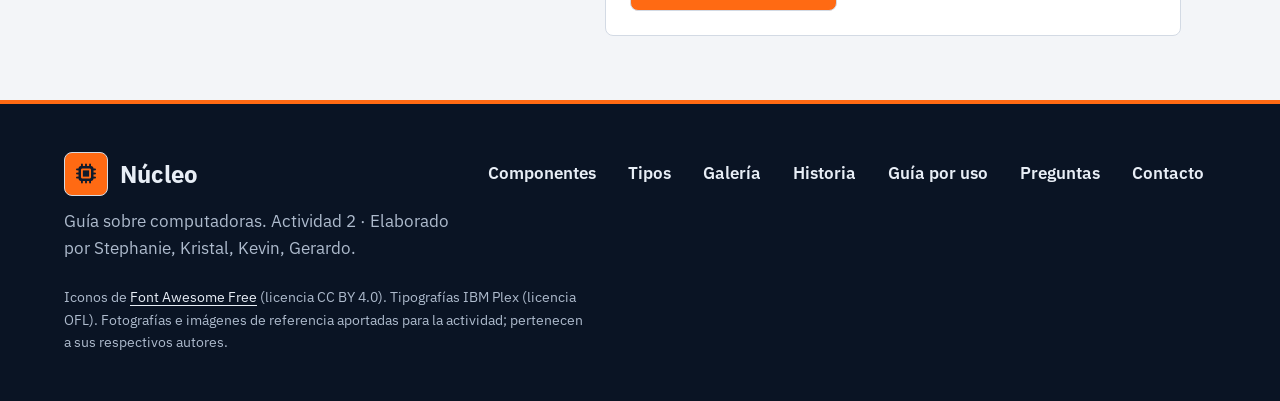
<file: fullscreen/index.html>
<!DOCTYPE html>
<html lang="es">
<head>
  <meta charset="utf-8">
  <meta name="viewport" content="width=device-width, initial-scale=1">
  <meta http-equiv="Content-Security-Policy" content="default-src 'self'; script-src 'self'; style-src 'self'; img-src 'self'; font-src 'self'; object-src 'none'; base-uri 'none'; form-action 'none'">
  <title>Núcleo · PWA fullscreen</title>
  <meta name="description" content="Guía clara sobre computadoras: componentes, tipos, historia y qué equipo conviene según tu uso.">
  <link rel="icon" href="img/favicon.svg" type="image/svg+xml">
  <link rel="stylesheet" href="vendor/fontawesome/css/all.min.css">
  <link rel="stylesheet" href="css/estilos.css">
  <script src="js/app.js" defer></script>
  <link rel="manifest" href="manifest.json">
  <meta name="theme-color" content="#0A1424">
  <meta name="mobile-web-app-capable" content="yes">
  <meta name="apple-mobile-web-app-capable" content="yes">
  <meta name="apple-mobile-web-app-title" content="Núcleo Fullscreen">
  <meta name="apple-mobile-web-app-status-bar-style" content="black-translucent">
  <link rel="apple-touch-icon" href="icons/apple-touch-icon.png">
  <link rel="stylesheet" href="css/pwa.css">
  <script src="js/pwa.js" defer></script>
</head>
<body>
  <a class="salto" href="#contenido">Saltar al contenido</a>

  <header class="encabezado">
    <div class="encabezado-interior">
      <a class="marca" href="#inicio" aria-label="Núcleo, ir al inicio">
        <span class="marca-logo"><i class="fa-solid fa-microchip" aria-hidden="true"></i></span>
        <span class="marca-nombre">Núcleo</span>
      </a>
      <button class="menu-boton" type="button" aria-expanded="false" aria-controls="menu-principal">
        <i class="fa-solid fa-bars" aria-hidden="true"></i>
        <span>Menú</span>
      </button>
      <nav id="menu-principal" class="menu" aria-label="Principal">
        <ul>
          <li><a href="#componentes">Componentes</a></li>
          <li><a href="#funcionamiento">Cómo funciona</a></li>
          <li><a href="#tipos">Tipos</a></li>
          <li><a href="#galeria">Galería</a></li>
          <li><a href="#historia">Historia</a></li>
          <li><a href="#guia">Guía</a></li>
          <li><a href="#preguntas">Preguntas</a></li>
          <li><a href="#contacto">Contacto</a></li>
        </ul>
      </nav>
    </div>
  </header>

  <div id="aviso-red" class="aviso-red" role="status" aria-live="polite" hidden>
    <i class="fa-solid fa-wifi" aria-hidden="true"></i>
    <span id="aviso-red-texto"></span>
  </div>
  <button id="pwa-instalar" class="boton-instalar" type="button" hidden>
    <i class="fa-solid fa-download" aria-hidden="true"></i> Instalar app
  </button>

  <main id="contenido">
    <section id="inicio" class="hero" aria-labelledby="hero-titulo">
      <div class="hero-interior">
        <div class="hero-texto">
          <p class="rotulo rotulo-noche"><i class="fa-solid fa-circle-info" aria-hidden="true"></i> Hoja de datos · Computadoras</p>
          <h1 id="hero-titulo">Todo lo que hay dentro de una computadora</h1>
          <p class="hero-descripcion">Una guía sin jerga para entender cada pieza, conocer los tipos de equipos y descubrir qué te conviene según lo que vas a hacer con ella.</p>
          <a class="boton boton-primario" href="#componentes">
            Conocer los componentes
            <i class="fa-solid fa-arrow-down" aria-hidden="true"></i>
          </a>
        </div>
        <figure class="hero-visual">
          <div class="hero-marco">
            <img src="img/procesador.webp" alt="Procesador moderno con la palabra Core sobre una placa con pistas luminosas azules" width="720" height="412">
          </div>
          <figcaption class="hero-leyenda">El procesador, el corazón de toda computadora.</figcaption>
        </figure>
      </div>
      <ul class="hero-luces" aria-label="Piezas que trabajan juntas">
        <li class="luz luz-1"><i class="fa-solid fa-microchip" aria-hidden="true"></i> Procesador piensa</li>
        <li class="luz luz-2"><i class="fa-solid fa-memory" aria-hidden="true"></i> Memoria recuerda</li>
        <li class="luz luz-3"><i class="fa-solid fa-display" aria-hidden="true"></i> Gráficos dibujan</li>
      </ul>
    </section>

    <section class="cifras" aria-label="La guía en cifras">
      <ul class="cifras-lista">
        <li><span class="cifra">6</span> <span>componentes explicados</span></li>
        <li><span class="cifra">4</span> <span>tipos de equipo</span></li>
        <li><span class="cifra">6</span> <span>hitos de su historia</span></li>
        <li><span class="cifra">5</span> <span>usos con recomendación</span></li>
      </ul>
    </section>

    <section id="componentes" class="seccion" aria-labelledby="componentes-titulo">
      <div class="contenedor">
        <header class="seccion-cabecera">
          <p class="rotulo">01 · Componentes</p>
          <h2 id="componentes-titulo">Las piezas que hacen que todo funcione</h2>
          <p class="seccion-intro">Cada componente tiene un trabajo. Abre “Ver más” en cada tarjeta para saber qué hace y por qué importa.</p>
        </header>
        <div class="tarjetas">
          <article class="tarjeta tarjeta-destacada">
            <img class="tarjeta-foto" src="img/procesador.webp" alt="Procesador moderno con la palabra Core sobre una placa con pistas luminosas" width="720" height="412" loading="lazy">
            <div class="tarjeta-cabecera">
              <span class="tarjeta-icono"><i class="fa-solid fa-microchip" aria-hidden="true"></i></span>
              <p class="rotulo">CPU</p>
            </div>
            <h3>Procesador</h3>
            <p>Es el cerebro: ejecuta las instrucciones de los programas, una tras otra, a una velocidad enorme.</p>
            <p class="dato"><span class="dato-rotulo">Velocidad típica</span> <span class="dato-valor">2,5 a 5 GHz</span></p>
            <button class="ver-mas" type="button" aria-expanded="false" aria-controls="detalle-cpu">
              <span class="ver-mas-texto">Ver más</span>
              <i class="fa-solid fa-chevron-down" aria-hidden="true"></i>
            </button>
            <div id="detalle-cpu" class="detalle" hidden>
              <p>Un procesador moderno reúne varios núcleos: cada uno puede encargarse de una tarea distinta al mismo tiempo. Más núcleos ayudan al editar video o al abrir muchos programas; una velocidad mayor ayuda a que cada tarea termine antes.</p>
              <h4>Qué mirar al comprar</h4>
              <ul class="lista-iconos">
                <li><i class="fa-solid fa-circle-check" aria-hidden="true"></i> Cantidad de núcleos e hilos</li>
                <li><i class="fa-solid fa-circle-check" aria-hidden="true"></i> Velocidad en GHz</li>
                <li><i class="fa-solid fa-circle-check" aria-hidden="true"></i> Que sea compatible con tu placa base</li>
              </ul>
              <p class="curioso"><i class="fa-solid fa-lightbulb" aria-hidden="true"></i> <span><strong>Dato curioso:</strong> Un procesador se calienta: por eso lleva un disipador con ventilador encima.</span></p>
            </div>
          </article>

          <article class="tarjeta">
            <img class="tarjeta-foto" src="img/memoria-ram.webp" alt="Dos módulos de memoria RAM sobre fondo blanco" width="720" height="412" loading="lazy">
            <div class="tarjeta-cabecera">
              <span class="tarjeta-icono"><i class="fa-solid fa-memory" aria-hidden="true"></i></span>
              <p class="rotulo">RAM</p>
            </div>
            <h3>Memoria RAM</h3>
            <p>Es la mesa de trabajo: guarda de forma temporal lo que estás usando para que se abra al instante.</p>
            <p class="dato"><span class="dato-rotulo">Capacidad típica</span> <span class="dato-valor">8 a 32 GB</span></p>
            <button class="ver-mas" type="button" aria-expanded="false" aria-controls="detalle-ram">
              <span class="ver-mas-texto">Ver más</span>
              <i class="fa-solid fa-chevron-down" aria-hidden="true"></i>
            </button>
            <div id="detalle-ram" class="detalle" hidden>
              <p>Cuando apagas la computadora, la RAM se vacía. Si te falta memoria, el equipo se vuelve lento al tener muchas pestañas o programas abiertos a la vez.</p>
              <h4>Qué mirar al comprar</h4>
              <ul class="lista-iconos">
                <li><i class="fa-solid fa-circle-check" aria-hidden="true"></i> Capacidad total en GB</li>
                <li><i class="fa-solid fa-circle-check" aria-hidden="true"></i> Tipo (DDR4 o DDR5) compatible con tu placa</li>
                <li><i class="fa-solid fa-circle-check" aria-hidden="true"></i> Dos módulos iguales rinden mejor que uno</li>
              </ul>
              <p class="curioso"><i class="fa-solid fa-lightbulb" aria-hidden="true"></i> <span><strong>Dato curioso:</strong> La RAM es miles de veces más rápida que un disco, por eso se usa de mesa de trabajo.</span></p>
            </div>
          </article>

          <article class="tarjeta">
            <img class="tarjeta-foto" src="img/almacenamiento.webp" alt="Unidad de estado sólido con sus chips negros y su conector dorado" width="720" height="412" loading="lazy">
            <div class="tarjeta-cabecera">
              <span class="tarjeta-icono"><i class="fa-solid fa-hard-drive" aria-hidden="true"></i></span>
              <p class="rotulo">SSD · HDD</p>
            </div>
            <h3>Almacenamiento</h3>
            <p>Es el archivero: guarda tus programas, fotos y documentos aunque la computadora esté apagada.</p>
            <p class="dato"><span class="dato-rotulo">Capacidad típica</span> <span class="dato-valor">256 GB a 2 TB</span></p>
            <button class="ver-mas" type="button" aria-expanded="false" aria-controls="detalle-almacenamiento">
              <span class="ver-mas-texto">Ver más</span>
              <i class="fa-solid fa-chevron-down" aria-hidden="true"></i>
            </button>
            <div id="detalle-almacenamiento" class="detalle" hidden>
              <p>Las unidades de estado sólido (SSD) no tienen partes móviles y arrancan el sistema mucho más rápido que los discos duros (HDD), que a cambio ofrecen más espacio por menos dinero.</p>
              <h4>Qué mirar al comprar</h4>
              <ul class="lista-iconos">
                <li><i class="fa-solid fa-circle-check" aria-hidden="true"></i> SSD antes que HDD si quieres velocidad</li>
                <li><i class="fa-solid fa-circle-check" aria-hidden="true"></i> Capacidad según tus archivos</li>
                <li><i class="fa-solid fa-circle-check" aria-hidden="true"></i> Formato: 2,5 pulgadas o M.2</li>
              </ul>
              <p class="curioso"><i class="fa-solid fa-lightbulb" aria-hidden="true"></i> <span><strong>Dato curioso:</strong> Un SSD no tiene partes que se muevan, así que resiste mejor los golpes.</span></p>
            </div>
          </article>

          <article class="tarjeta">
            <img class="tarjeta-foto" src="img/tarjeta-grafica.webp" alt="Montón de tarjetas gráficas de distintas marcas" width="720" height="412" loading="lazy">
            <div class="tarjeta-cabecera">
              <span class="tarjeta-icono"><i class="fa-solid fa-display" aria-hidden="true"></i></span>
              <p class="rotulo">GPU</p>
            </div>
            <h3>Tarjeta gráfica</h3>
            <p>Dibuja lo que ves en pantalla: imágenes, video y juegos en movimiento.</p>
            <p class="dato"><span class="dato-rotulo">Memoria de video típica</span> <span class="dato-valor">4 a 16 GB</span></p>
            <button class="ver-mas" type="button" aria-expanded="false" aria-controls="detalle-gpu">
              <span class="ver-mas-texto">Ver más</span>
              <i class="fa-solid fa-chevron-down" aria-hidden="true"></i>
            </button>
            <div id="detalle-gpu" class="detalle" hidden>
              <p>Muchos equipos traen los gráficos integrados en el procesador, suficientes para ofimática y video. Una tarjeta dedicada se vuelve útil en diseño 3D, edición de video y videojuegos exigentes.</p>
              <h4>Qué mirar al comprar</h4>
              <ul class="lista-iconos">
                <li><i class="fa-solid fa-circle-check" aria-hidden="true"></i> Memoria de video (GB)</li>
                <li><i class="fa-solid fa-circle-check" aria-hidden="true"></i> Que tu fuente tenga potencia y conectores suficientes</li>
                <li><i class="fa-solid fa-circle-check" aria-hidden="true"></i> Que quepa en tu gabinete</li>
              </ul>
              <p class="curioso"><i class="fa-solid fa-lightbulb" aria-hidden="true"></i> <span><strong>Dato curioso:</strong> Las tarjetas gráficas también se usan para tareas de cálculo, no solo para juegos.</span></p>
            </div>
          </article>

          <article class="tarjeta">
            <img class="tarjeta-foto" src="img/placa-base.webp" alt="Placa base con zócalo del procesador, ranuras de memoria y de expansión" width="720" height="412" loading="lazy">
            <div class="tarjeta-cabecera">
              <span class="tarjeta-icono"><i class="fa-solid fa-network-wired" aria-hidden="true"></i></span>
              <p class="rotulo">Placa base</p>
            </div>
            <h3>Placa base</h3>
            <p>Conecta todas las piezas entre sí y les reparte datos y energía.</p>
            <p class="dato"><span class="dato-rotulo">Función</span> <span class="dato-valor">Conectar</span></p>
            <button class="ver-mas" type="button" aria-expanded="false" aria-controls="detalle-placa">
              <span class="ver-mas-texto">Ver más</span>
              <i class="fa-solid fa-chevron-down" aria-hidden="true"></i>
            </button>
            <div id="detalle-placa" class="detalle" hidden>
              <p>Define qué procesador y qué memoria puedes instalar, y cuántas unidades o puertos admite. Es la pieza que decide cuánto podrás ampliar tu equipo en el futuro.</p>
              <h4>Qué mirar al comprar</h4>
              <ul class="lista-iconos">
                <li><i class="fa-solid fa-circle-check" aria-hidden="true"></i> Zócalo compatible con tu procesador</li>
                <li><i class="fa-solid fa-circle-check" aria-hidden="true"></i> Cantidad de ranuras de memoria</li>
                <li><i class="fa-solid fa-circle-check" aria-hidden="true"></i> Puertos y ranuras M.2 disponibles</li>
              </ul>
              <p class="curioso"><i class="fa-solid fa-lightbulb" aria-hidden="true"></i> <span><strong>Dato curioso:</strong> Los condensadores que se ven como cilindros guardan y suavizan la energía.</span></p>
            </div>
          </article>

          <article class="tarjeta">
            <img class="tarjeta-foto" src="img/fuente-poder.webp" alt="Fuente de poder metálica con ventilador, conector de corriente y cables de colores" width="720" height="412" loading="lazy">
            <div class="tarjeta-cabecera">
              <span class="tarjeta-icono"><i class="fa-solid fa-plug" aria-hidden="true"></i></span>
              <p class="rotulo">PSU</p>
            </div>
            <h3>Fuente de poder</h3>
            <p>Convierte la corriente de la pared en la energía que necesita cada componente.</p>
            <p class="dato"><span class="dato-rotulo">Potencia típica</span> <span class="dato-valor">400 a 850 W</span></p>
            <button class="ver-mas" type="button" aria-expanded="false" aria-controls="detalle-fuente">
              <span class="ver-mas-texto">Ver más</span>
              <i class="fa-solid fa-chevron-down" aria-hidden="true"></i>
            </button>
            <div id="detalle-fuente" class="detalle" hidden>
              <p>Una fuente de calidad protege al resto de las piezas. Debe tener potencia de sobra para el equipo: un equipo con tarjeta gráfica dedicada necesita más que uno de oficina.</p>
              <h4>Qué mirar al comprar</h4>
              <ul class="lista-iconos">
                <li><i class="fa-solid fa-circle-check" aria-hidden="true"></i> Potencia en vatios con margen</li>
                <li><i class="fa-solid fa-circle-check" aria-hidden="true"></i> Certificación de eficiencia</li>
                <li><i class="fa-solid fa-circle-check" aria-hidden="true"></i> Conectores para tu tarjeta gráfica</li>
              </ul>
              <p class="curioso"><i class="fa-solid fa-lightbulb" aria-hidden="true"></i> <span><strong>Dato curioso:</strong> Un ventilador enfría la fuente y saca el aire caliente del gabinete.</span></p>
            </div>
          </article>
        </div>
      </div>
    </section>

    <section id="funcionamiento" class="seccion seccion-alt" aria-labelledby="funcionamiento-titulo">
      <div class="contenedor">
        <header class="seccion-cabecera">
          <p class="rotulo">02 · Cómo funciona</p>
          <h2 id="funcionamiento-titulo">Qué pasa desde que la enciendes</h2>
          <p class="seccion-intro">Todas las piezas trabajan en cadena. Este es el recorrido en cinco pasos.</p>
        </header>
        <ol class="pasos">
          <li>
            <span class="paso-icono"><i class="fa-solid fa-plug" aria-hidden="true"></i></span>
            <h3>La fuente da energía</h3>
            <p>Al pulsar el botón, la fuente de poder convierte la corriente de la pared en la que necesita cada pieza.</p>
          </li>
          <li>
            <span class="paso-icono"><i class="fa-solid fa-network-wired" aria-hidden="true"></i></span>
            <h3>La placa base reparte</h3>
            <p>La placa base lleva esa energía y las señales a todos los componentes y los pone a comunicarse.</p>
          </li>
          <li>
            <span class="paso-icono"><i class="fa-solid fa-hard-drive" aria-hidden="true"></i></span>
            <h3>El sistema se carga</h3>
            <p>El procesador pide al almacenamiento el sistema operativo y lo copia a la memoria RAM para trabajar rápido.</p>
          </li>
          <li>
            <span class="paso-icono"><i class="fa-solid fa-microchip" aria-hidden="true"></i></span>
            <h3>El procesador ejecuta</h3>
            <p>Cada vez que abres un programa, el procesador sigue sus instrucciones y usa la RAM como mesa de trabajo.</p>
          </li>
          <li>
            <span class="paso-icono"><i class="fa-solid fa-display" aria-hidden="true"></i></span>
            <h3>La gráfica lo muestra</h3>
            <p>La tarjeta gráfica convierte los resultados en imágenes y las envía a tu pantalla.</p>
          </li>
        </ol>
      </div>
    </section>

    <section id="tipos" class="seccion seccion-alt" aria-labelledby="tipos-titulo">
      <div class="contenedor">
        <header class="seccion-cabecera">
          <p class="rotulo">03 · Tipos</p>
          <h2 id="tipos-titulo">Cuatro formas de tener una computadora</h2>
          <p class="seccion-intro">Elige una pestaña para comparar. Con el teclado usa las flechas izquierda y derecha.</p>
        </header>
        <div class="pestanas">
          <div class="pestanas-lista" role="tablist" aria-label="Tipos de computadoras">
            <button class="pestana" id="pestana-escritorio" role="tab" type="button" aria-selected="true" aria-controls="panel-escritorio"><i class="fa-solid fa-desktop" aria-hidden="true"></i> Escritorio</button>
            <button class="pestana" id="pestana-portatil" role="tab" type="button" aria-selected="false" aria-controls="panel-portatil" tabindex="-1"><i class="fa-solid fa-laptop" aria-hidden="true"></i> Portátil</button>
            <button class="pestana" id="pestana-todo-en-uno" role="tab" type="button" aria-selected="false" aria-controls="panel-todo-en-uno" tabindex="-1"><i class="fa-solid fa-tv" aria-hidden="true"></i> Todo en uno</button>
            <button class="pestana" id="pestana-mini-pc" role="tab" type="button" aria-selected="false" aria-controls="panel-mini-pc" tabindex="-1"><i class="fa-solid fa-cube" aria-hidden="true"></i> Mini PC</button>
          </div>

          <div class="panel" id="panel-escritorio" role="tabpanel" aria-labelledby="pestana-escritorio" tabindex="0">
            <img src="img/tipo-escritorio.webp" alt="Dibujo de una computadora de escritorio con monitor, torre y teclado" width="320" height="240">
            <div class="panel-texto">
              <h3>Escritorio</h3>
              <p>Monitor, torre y periféricos por separado. Es la más potente por su precio y la más fácil de ampliar o reparar.</p>
              <p class="ideal"><i class="fa-solid fa-bullseye" aria-hidden="true"></i> <span><strong>Ideal para:</strong> Trabajo en casa u oficina, edición y juegos.</span></p>
              <ul class="lista-iconos">
                <li><i class="fa-solid fa-circle-check" aria-hidden="true"></i> Mejor rendimiento por precio</li>
                <li><i class="fa-solid fa-circle-check" aria-hidden="true"></i> Piezas fáciles de cambiar</li>
                <li><i class="fa-solid fa-circle-minus" aria-hidden="true"></i> Ocupa espacio y no se transporta</li>
              </ul>
            </div>
          </div>
          <div class="panel" id="panel-portatil" role="tabpanel" aria-labelledby="pestana-portatil" tabindex="0" hidden>
            <img src="img/tipo-portatil.webp" alt="Dibujo de una computadora portátil abierta" width="320" height="240">
            <div class="panel-texto">
              <h3>Portátil</h3>
              <p>Pantalla, teclado y batería en un solo cuerpo. Se lleva a todas partes y funciona sin enchufe durante horas.</p>
              <p class="ideal"><i class="fa-solid fa-bullseye" aria-hidden="true"></i> <span><strong>Ideal para:</strong> Estudiantes, viajes y trabajo en movimiento.</span></p>
              <ul class="lista-iconos">
                <li><i class="fa-solid fa-circle-check" aria-hidden="true"></i> Se transporta con facilidad</li>
                <li><i class="fa-solid fa-circle-check" aria-hidden="true"></i> Trae batería integrada</li>
                <li><i class="fa-solid fa-circle-minus" aria-hidden="true"></i> Ampliarla es más difícil</li>
              </ul>
            </div>
          </div>
          <div class="panel" id="panel-todo-en-uno" role="tabpanel" aria-labelledby="pestana-todo-en-uno" tabindex="0" hidden>
            <img src="img/tipo-todo-en-uno.webp" alt="Dibujo de una computadora todo en uno: la pantalla contiene las piezas" width="320" height="240">
            <div class="panel-texto">
              <h3>Todo en uno</h3>
              <p>Las piezas viven detrás de la pantalla. Deja el escritorio limpio y con pocos cables.</p>
              <p class="ideal"><i class="fa-solid fa-bullseye" aria-hidden="true"></i> <span><strong>Ideal para:</strong> Hogar, recepciones y oficinas con poco espacio.</span></p>
              <ul class="lista-iconos">
                <li><i class="fa-solid fa-circle-check" aria-hidden="true"></i> Ordenada y con pocos cables</li>
                <li><i class="fa-solid fa-circle-check" aria-hidden="true"></i> Ideal para el hogar y la oficina</li>
                <li><i class="fa-solid fa-circle-minus" aria-hidden="true"></i> Difícil de reparar o ampliar</li>
              </ul>
            </div>
          </div>
          <div class="panel" id="panel-mini-pc" role="tabpanel" aria-labelledby="pestana-mini-pc" tabindex="0" hidden>
            <img src="img/tipo-mini-pc.webp" alt="Dibujo de una mini PC: una caja pequeña junto a un monitor" width="320" height="240">
            <div class="panel-texto">
              <h3>Mini PC</h3>
              <p>Una caja del tamaño de un libro que se conecta a cualquier pantalla. Consume poca energía y casi no hace ruido.</p>
              <p class="ideal"><i class="fa-solid fa-bullseye" aria-hidden="true"></i> <span><strong>Ideal para:</strong> Salas, oficinas y proyectos con poco consumo.</span></p>
              <ul class="lista-iconos">
                <li><i class="fa-solid fa-circle-check" aria-hidden="true"></i> Ocupa muy poco espacio</li>
                <li><i class="fa-solid fa-circle-check" aria-hidden="true"></i> Bajo consumo de energía</li>
                <li><i class="fa-solid fa-circle-minus" aria-hidden="true"></i> Menos potencia para juegos exigentes</li>
              </ul>
            </div>
          </div>
        </div>
      </div>
    </section>

    <section id="galeria" class="seccion" aria-labelledby="galeria-titulo">
      <div class="contenedor">
        <header class="seccion-cabecera">
          <p class="rotulo">04 · Galería</p>
          <h2 id="galeria-titulo">Las piezas, de cerca</h2>
          <p class="seccion-intro">Pulsa una ilustración para verla ampliada.</p>
        </header>
        <ul class="galeria">
          <li><figure>
            <button class="miniatura" type="button" aria-label="Ampliar: Procesador" data-leyenda="Procesador: ejecuta las instrucciones de los programas.">
              <img src="img/procesador.webp" alt="Procesador visto desde arriba, con sus patas a los cuatro lados" width="320" height="240">
            </button>
            <figcaption>Procesador</figcaption>
          </figure></li>
          <li><figure>
            <button class="miniatura" type="button" aria-label="Ampliar: Memoria RAM" data-leyenda="Memoria RAM: guarda de forma temporal lo que estás usando.">
              <img src="img/memoria-ram.webp" alt="Módulo de memoria RAM con cuatro chips" width="320" height="240">
            </button>
            <figcaption>Memoria RAM</figcaption>
          </figure></li>
          <li><figure>
            <button class="miniatura" type="button" aria-label="Ampliar: Almacenamiento" data-leyenda="Almacenamiento: guarda tus archivos aunque se apague el equipo.">
              <img src="img/almacenamiento.webp" alt="Unidad de almacenamiento de estado sólido con su conector" width="320" height="240">
            </button>
            <figcaption>Almacenamiento</figcaption>
          </figure></li>
          <li><figure>
            <button class="miniatura" type="button" aria-label="Ampliar: Tarjeta gráfica" data-leyenda="Tarjeta gráfica: dibuja las imágenes que ves en pantalla.">
              <img src="img/tarjeta-grafica.webp" alt="Tarjeta gráfica con dos ventiladores y su conector" width="320" height="240">
            </button>
            <figcaption>Tarjeta gráfica</figcaption>
          </figure></li>
          <li><figure>
            <button class="miniatura" type="button" aria-label="Ampliar: Placa base" data-leyenda="Placa base: conecta todas las piezas y les reparte energía.">
              <img src="img/placa-base.webp" alt="Placa base con zócalo del procesador, ranuras de memoria y de expansión" width="320" height="240">
            </button>
            <figcaption>Placa base</figcaption>
          </figure></li>
          <li><figure>
            <button class="miniatura" type="button" aria-label="Ampliar: Fuente de poder" data-leyenda="Fuente de poder: convierte la corriente de la pared en energía para cada pieza.">
              <img src="img/fuente-poder.webp" alt="Fuente de poder con ventilador y cables de salida" width="320" height="240">
            </button>
            <figcaption>Fuente de poder</figcaption>
          </figure></li>
        </ul>
      </div>
    </section>

    <section id="historia" class="seccion seccion-alt" aria-labelledby="historia-titulo">
      <div class="contenedor">
        <header class="seccion-cabecera">
          <p class="rotulo">05 · Historia</p>
          <h2 id="historia-titulo">De ocupar una sala a caber en la mano</h2>
          <p class="seccion-intro">Seis momentos que cambiaron la forma de usar computadoras.</p>
        </header>
        <ol class="linea-tiempo">
          <li>
            <p class="anio">1946</p>
            <h3>ENIAC</h3>
            <p>Una de las primeras computadoras electrónicas de uso general. Ocupaba una habitación entera.</p>
          </li>
          <li>
            <p class="anio">1971</p>
            <h3>Intel 4004</h3>
            <p>El primer microprocesador comercial: todo un procesador en un solo chip.</p>
          </li>
          <li>
            <p class="anio">1981</p>
            <h3>IBM PC</h3>
            <p>Estableció el diseño de la computadora personal que seguimos usando hoy.</p>
          </li>
          <li>
            <p class="anio">1984</p>
            <h3>Macintosh</h3>
            <p>Popularizó la interfaz gráfica con ventanas, iconos y ratón.</p>
          </li>
          <li>
            <p class="anio">1993</p>
            <h3>Pentium</h3>
            <p>Llevó la potencia de los procesadores a los hogares y marcó una nueva generación.</p>
          </li>
          <li>
            <p class="anio">2012</p>
            <h3>Raspberry Pi</h3>
            <p>Una computadora completa del tamaño de una tarjeta, pensada para aprender a programar.</p>
          </li>
        </ol>
      </div>
    </section>

    <section id="guia" class="seccion seccion-noche" aria-labelledby="guia-titulo">
      <div class="contenedor">
        <header class="seccion-cabecera">
          <p class="rotulo rotulo-noche">06 · Guía por uso</p>
          <h2 id="guia-titulo">¿Qué necesita tu computadora?</h2>
          <p class="seccion-intro">Elige para qué la vas a usar. Son valores orientativos, no reglas: varían según los programas que uses.</p>
        </header>
        <div class="usos" role="group" aria-label="Uso principal">
          <button class="uso" type="button" aria-pressed="true" data-uso="estudio"><i class="fa-solid fa-book-open" aria-hidden="true"></i> Estudio</button>
          <button class="uso" type="button" aria-pressed="false" data-uso="oficina"><i class="fa-solid fa-briefcase" aria-hidden="true"></i> Oficina</button>
          <button class="uso" type="button" aria-pressed="false" data-uso="diseno"><i class="fa-solid fa-palette" aria-hidden="true"></i> Diseño</button>
          <button class="uso" type="button" aria-pressed="false" data-uso="juegos"><i class="fa-solid fa-gamepad" aria-hidden="true"></i> Juegos</button>
          <button class="uso" type="button" aria-pressed="false" data-uso="programacion"><i class="fa-solid fa-code" aria-hidden="true"></i> Programación</button>
        </div>
        <div id="guia-resultado" class="resultado" aria-live="polite">
          <h3 id="guia-uso-titulo">Estudio</h3>
          <dl class="ficha">
            <div><dt>Procesador</dt><dd>4 núcleos o más</dd></div>
            <div><dt>Memoria RAM</dt><dd>8 GB</dd></div>
            <div><dt>Almacenamiento</dt><dd>256 GB SSD</dd></div>
            <div><dt>Gráficos</dt><dd>Integrados</dd></div>
            <div><dt>Prioridad</dt><dd>Batería y peso</dd></div>
          </dl>
          <p id="guia-nota" class="nota">Una portátil ligera con buena batería suele ser lo más práctico para estudiar.</p>
        </div>
      </div>
    </section>

    <section id="preguntas" class="seccion seccion-alt" aria-labelledby="preguntas-titulo">
      <div class="contenedor">
        <header class="seccion-cabecera">
          <p class="rotulo">07 · Preguntas</p>
          <h2 id="preguntas-titulo">Dudas que todos tenemos</h2>
          <p class="seccion-intro">Pulsa una pregunta para ver la respuesta.</p>
        </header>
        <div class="preguntas">
          <details>
            <summary>¿Cuál es la diferencia entre RAM y almacenamiento?</summary>
            <p>La RAM guarda de forma temporal lo que usas en este momento y se vacía al apagar. El almacenamiento guarda tus archivos y programas de forma permanente. Piensa en la RAM como una mesa de trabajo y en el almacenamiento como el archivero.</p>
          </details>
          <details>
            <summary>¿Qué es mejor, un SSD o un disco duro?</summary>
            <p>El SSD es mucho más rápido y resistente a golpes; el disco duro (HDD) ofrece más espacio por menos dinero. Muchas personas usan un SSD para el sistema y los programas, y un disco duro para archivos grandes.</p>
          </details>
          <details>
            <summary>¿Necesito una tarjeta gráfica dedicada?</summary>
            <p>Para navegar, estudiar y trabajar con documentos bastan los gráficos integrados del procesador. Una tarjeta dedicada ayuda en videojuegos exigentes, diseño 3D y edición de video.</p>
          </details>
          <details>
            <summary>¿Cuántos GB de RAM me convienen?</summary>
            <p>Como referencia orientativa, 8 GB sirven para estudio y oficina, y 16 GB o más para diseño, programación y juegos. Depende de los programas que uses: revisa los requisitos de los tuyos.</p>
          </details>
          <details>
            <summary>¿Puedo ampliar mi computadora después?</summary>
            <p>En una de escritorio casi todo se puede cambiar o ampliar. En una portátil suele poder ampliarse la RAM y el almacenamiento, según el modelo. En un todo en uno o una mini PC la ampliación es más limitada.</p>
          </details>
        </div>
      </div>
    </section>

    <section id="contacto" class="seccion" aria-labelledby="contacto-titulo">
      <div class="contenedor contacto">
        <header class="seccion-cabecera">
          <p class="rotulo">08 · Contacto</p>
          <h2 id="contacto-titulo">¿Tienes una duda? Escribe y cuéntanos</h2>
          <p class="seccion-intro">Escribe tu consulta sobre computadoras. Esta página es una demostración: el mensaje no se envía ni se guarda en ningún lugar.</p>
        </header>
        <form id="formulario" novalidate>
          <div class="campo">
            <label for="nombre">Nombre</label>
            <input id="nombre" name="nombre" type="text" maxlength="80" autocomplete="name" aria-describedby="error-nombre">
            <p id="error-nombre" class="error"></p>
          </div>
          <div class="campo">
            <label for="correo">Correo electrónico</label>
            <input id="correo" name="correo" type="email" maxlength="120" autocomplete="email" aria-describedby="error-correo">
            <p id="error-correo" class="error"></p>
          </div>
          <div class="campo">
            <label for="tema">Tema</label>
            <select id="tema" name="tema" aria-describedby="error-tema">
              <option value="">Elige un tema</option>
              <option value="duda">Duda general</option>
              <option value="compra">Qué equipo comprar</option>
              <option value="piezas">Componentes y piezas</option>
              <option value="otro">Otro</option>
            </select>
            <p id="error-tema" class="error"></p>
          </div>
          <div class="campo">
            <label for="mensaje">Mensaje</label>
            <textarea id="mensaje" name="mensaje" rows="5" maxlength="500" aria-describedby="contador error-mensaje"></textarea>
            <p id="contador" class="contador">0 de 500 caracteres</p>
            <p id="error-mensaje" class="error"></p>
          </div>
          <button class="boton boton-primario" type="submit">
            <i class="fa-solid fa-paper-plane" aria-hidden="true"></i>
            Enviar mensaje
          </button>
          <p id="estado" class="estado" role="status"></p>
        </form>
      </div>
    </section>
  </main>

  <dialog id="visor" class="visor" aria-label="Ilustración ampliada">
    <figure>
      <img src="img/procesador.webp" alt="" width="320" height="240">
      <figcaption id="visor-leyenda"></figcaption>
    </figure>
    <button class="cerrar" type="button">
      <i class="fa-solid fa-xmark" aria-hidden="true"></i>
      <span>Cerrar</span>
    </button>
  </dialog>

  <footer class="pie">
    <div class="contenedor pie-interior">
      <div class="pie-marca">
        <a class="marca" href="#inicio" aria-label="Núcleo, ir al inicio">
          <span class="marca-logo"><i class="fa-solid fa-microchip" aria-hidden="true"></i></span>
          <span class="marca-nombre">Núcleo</span>
        </a>
        <p>Guía sobre computadoras. Actividad 2 · Elaborado por Stephanie, Kristal, Kevin, Gerardo.</p>
      </div>
      <nav aria-label="Secciones">
        <ul class="pie-enlaces">
          <li><a href="#componentes">Componentes</a></li>
          <li><a href="#tipos">Tipos</a></li>
          <li><a href="#galeria">Galería</a></li>
          <li><a href="#historia">Historia</a></li>
          <li><a href="#guia">Guía por uso</a></li>
          <li><a href="#preguntas">Preguntas</a></li>
          <li><a href="#contacto">Contacto</a></li>
        </ul>
      </nav>
      <p class="pie-creditos">Iconos de <a href="https://fontawesome.com" rel="noopener noreferrer">Font Awesome Free</a> (licencia CC BY 4.0). Tipografías IBM Plex (licencia OFL). Fotografías e imágenes de referencia aportadas para la actividad; pertenecen a sus respectivos autores.</p>
    </div>
  </footer>
</body>
</html>
</file>
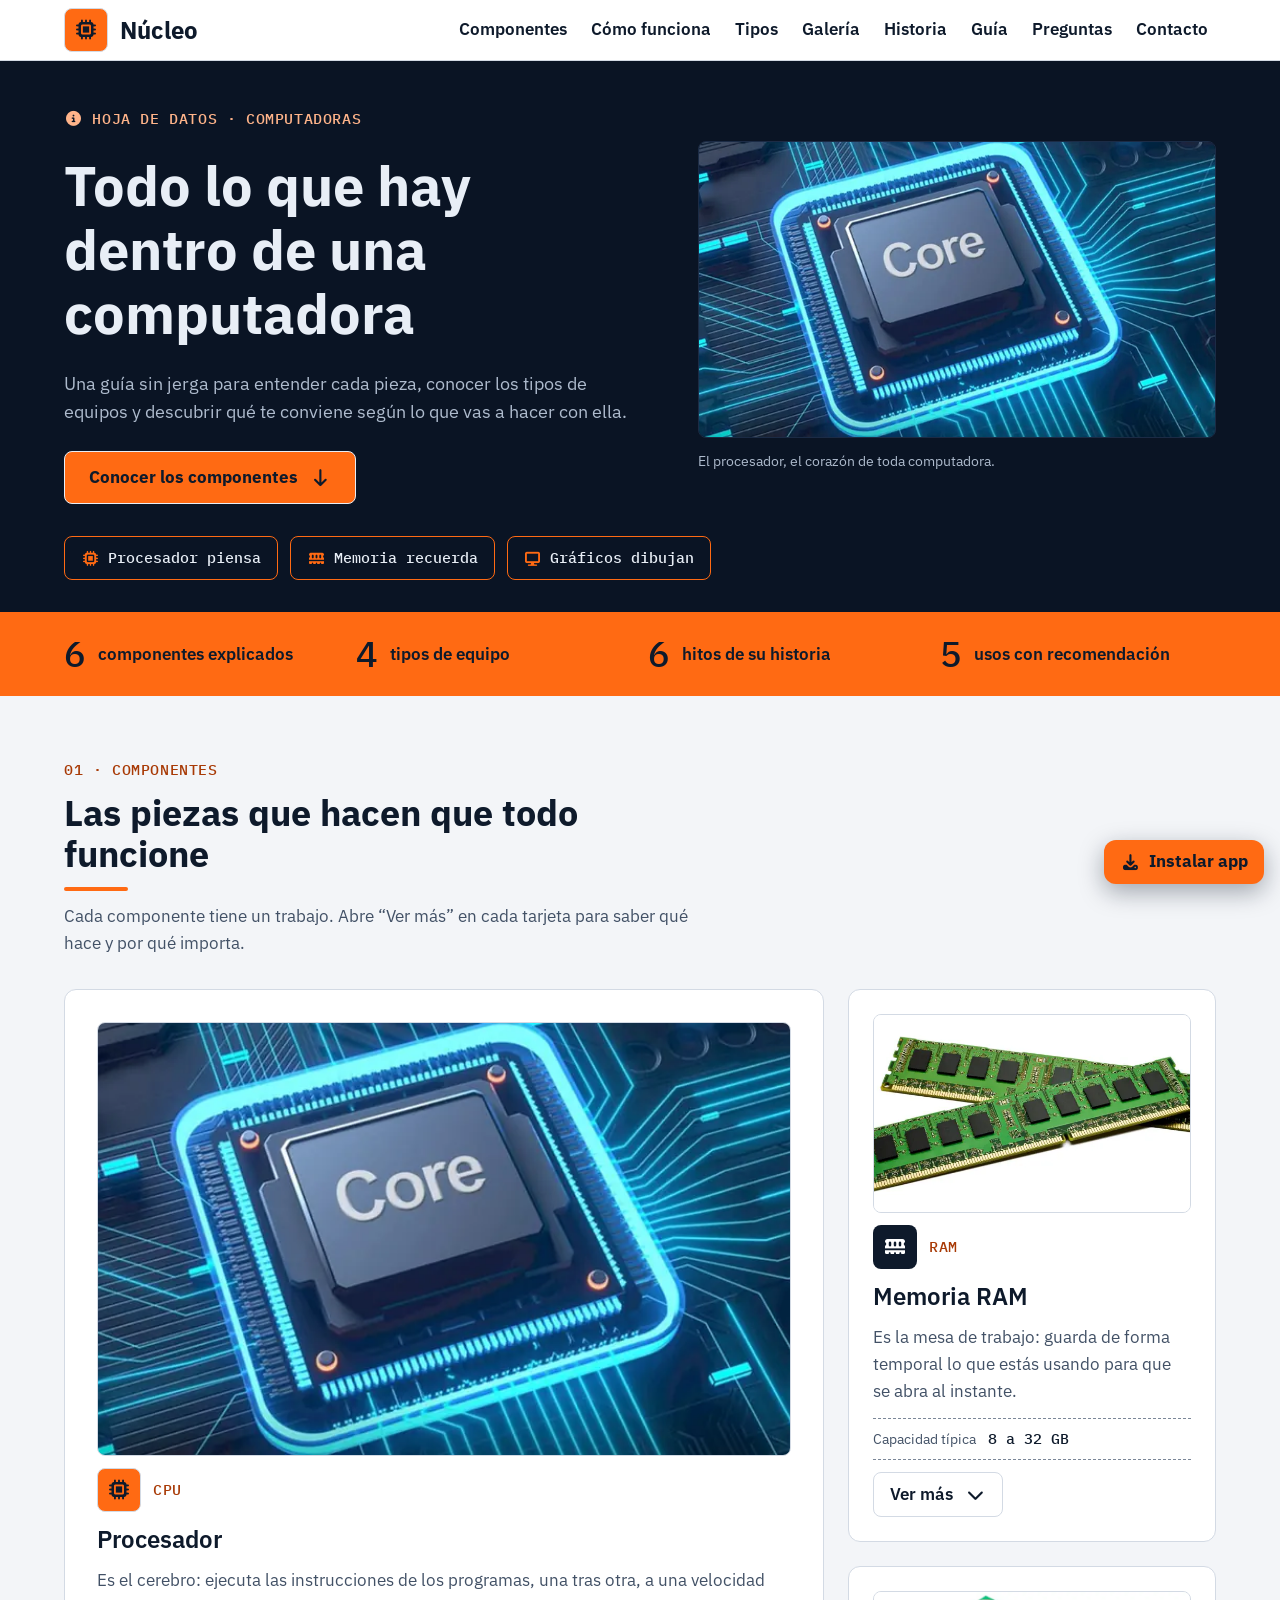
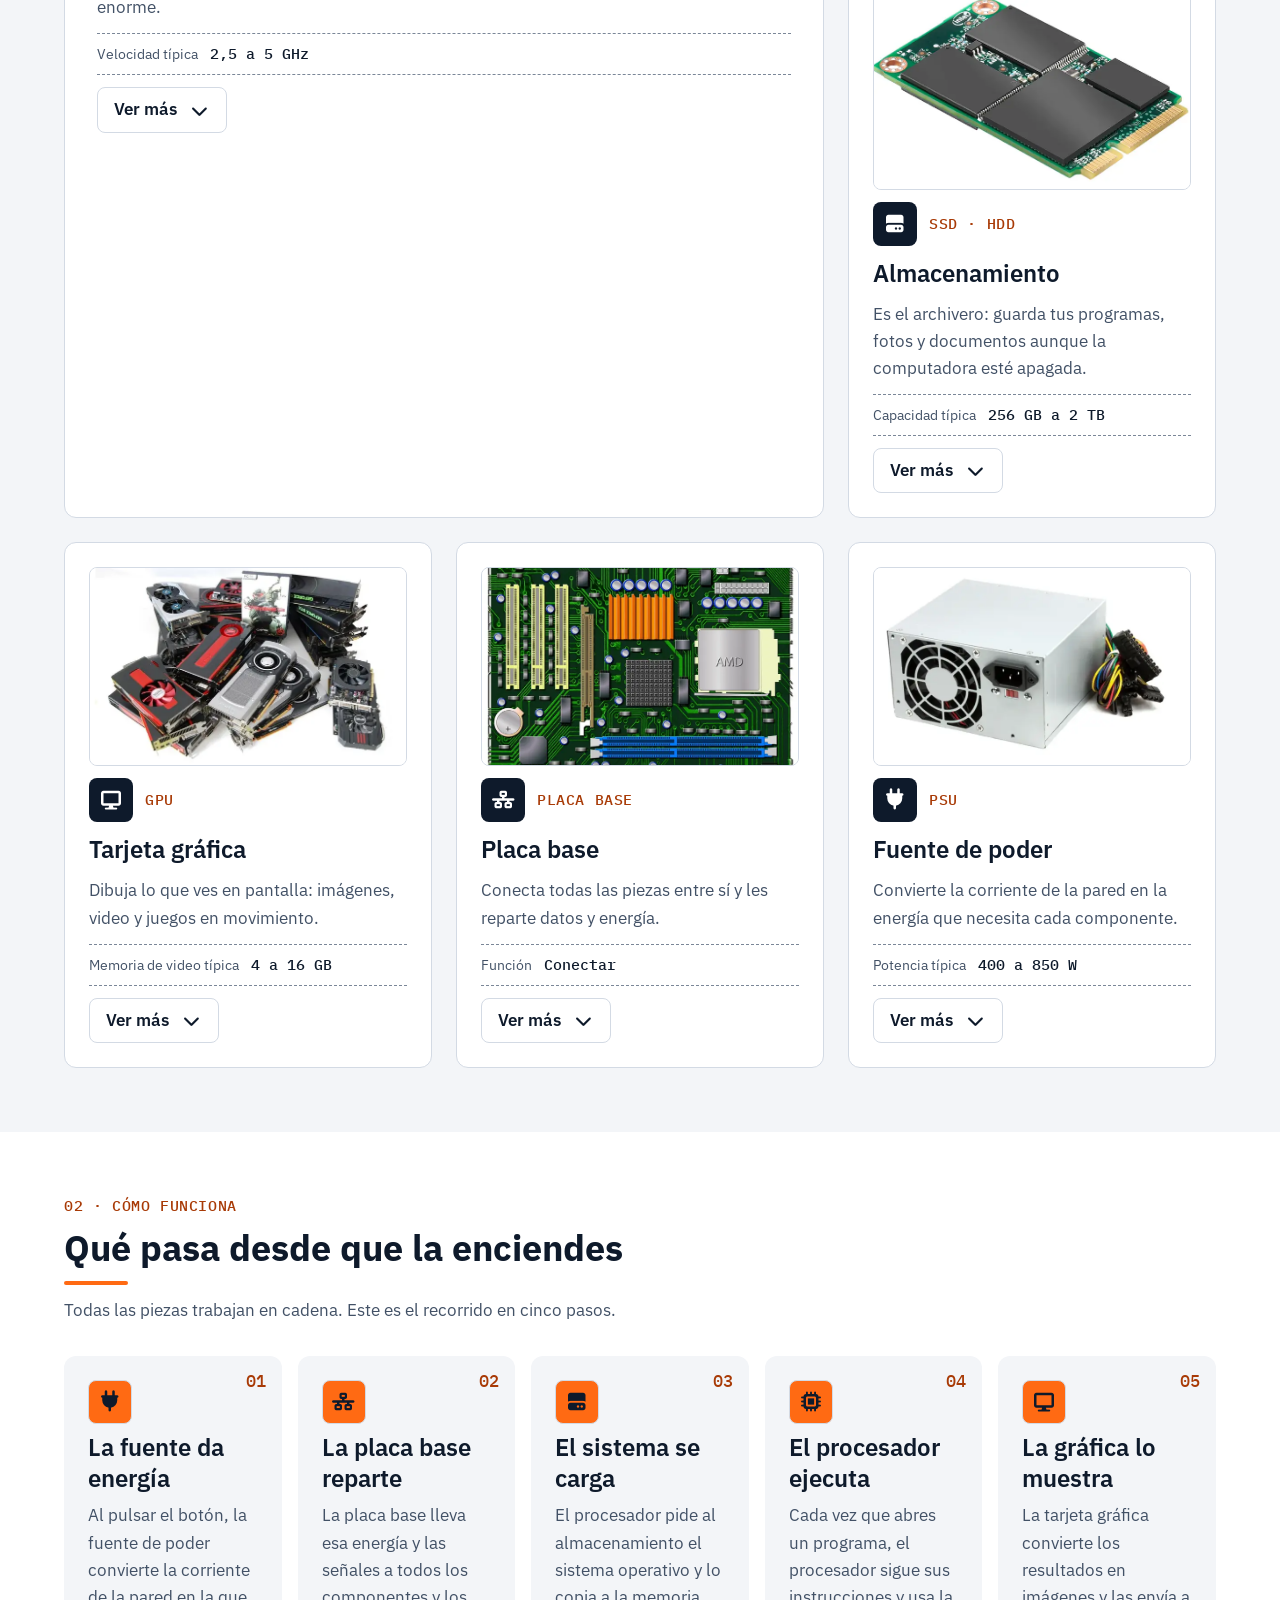
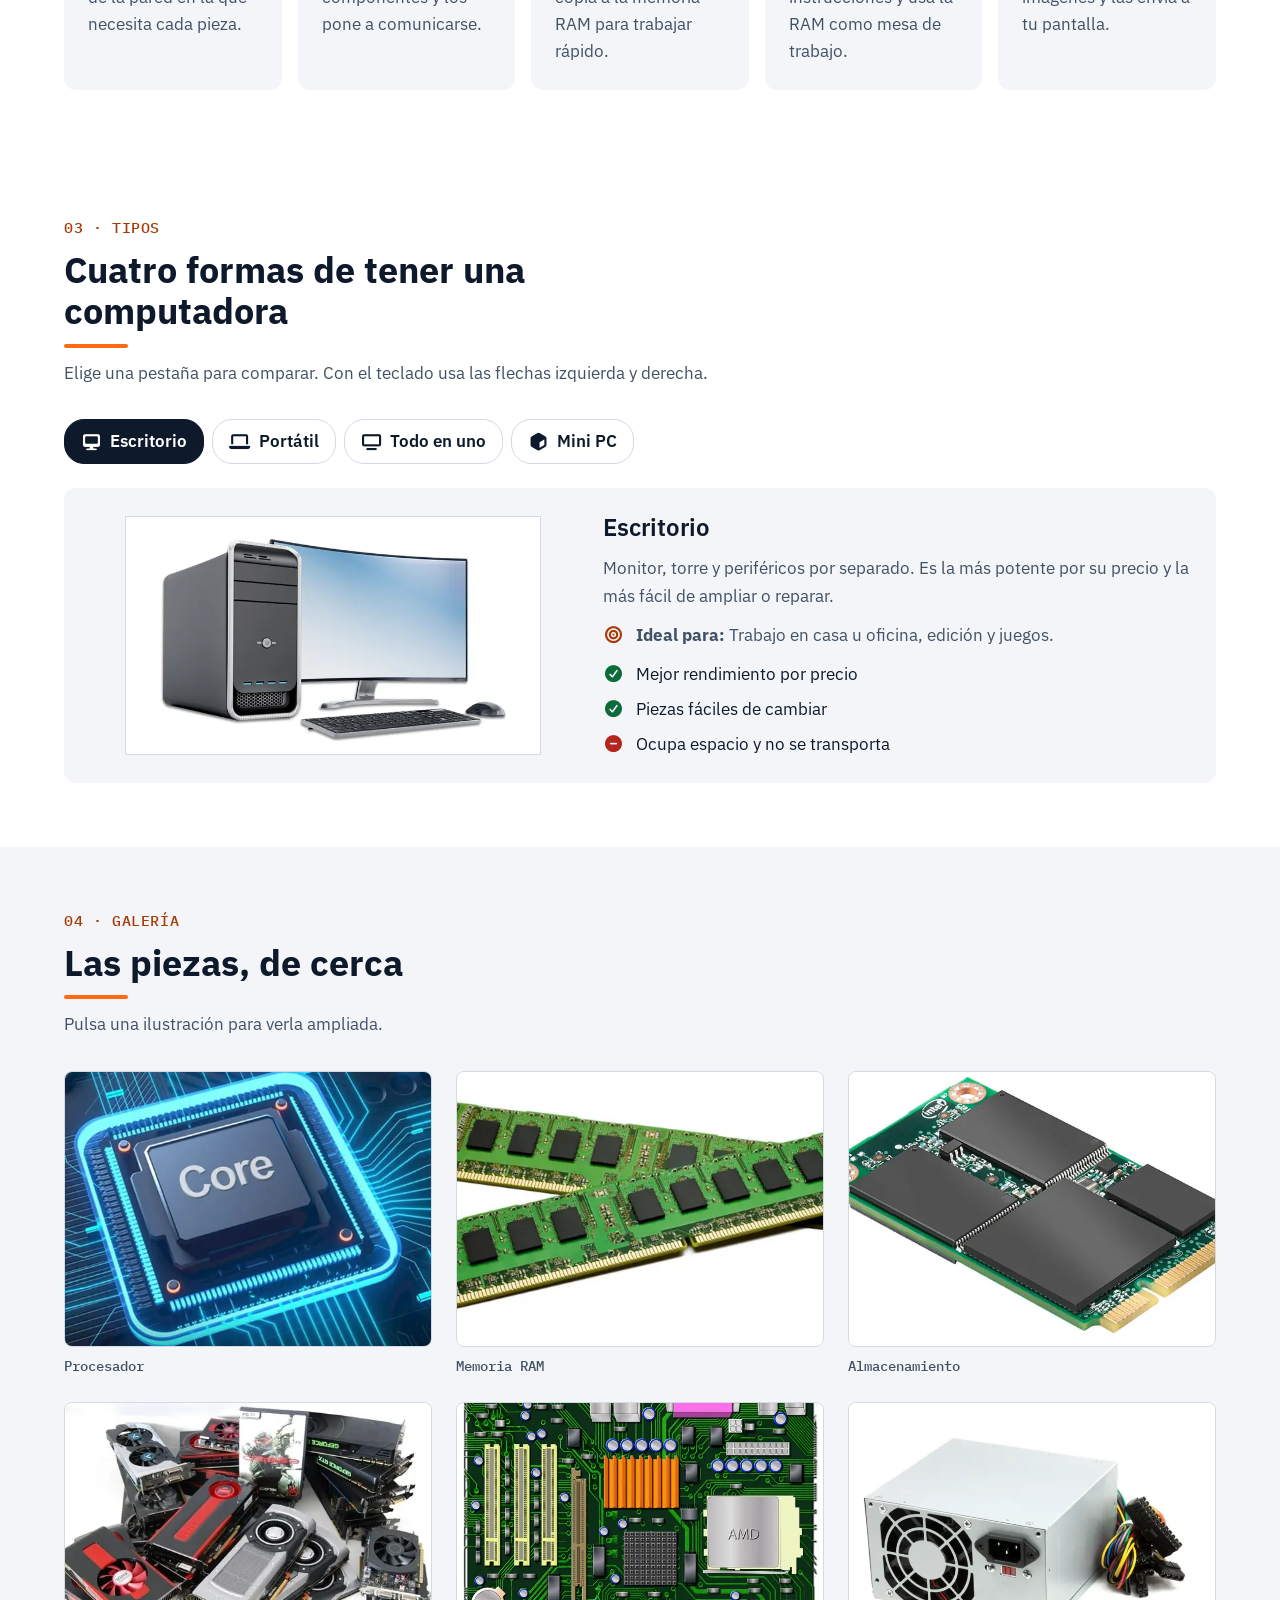
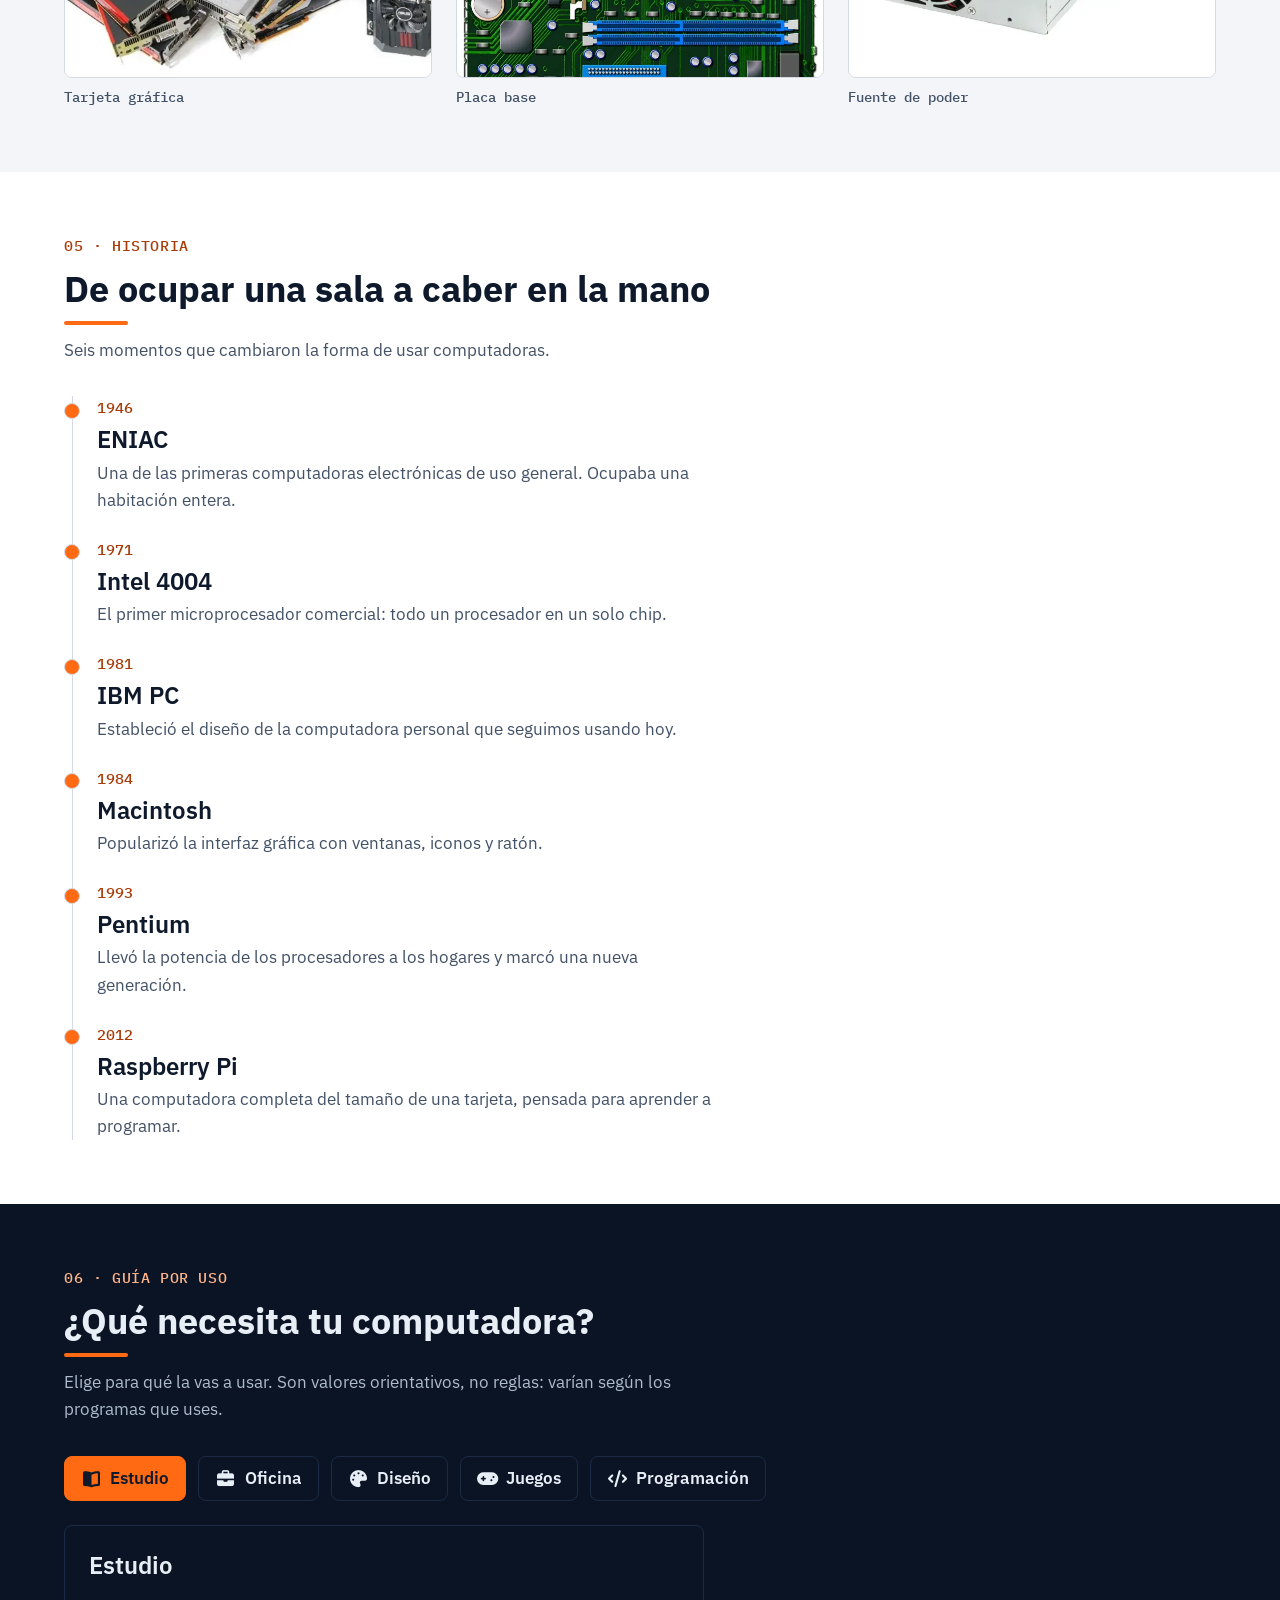
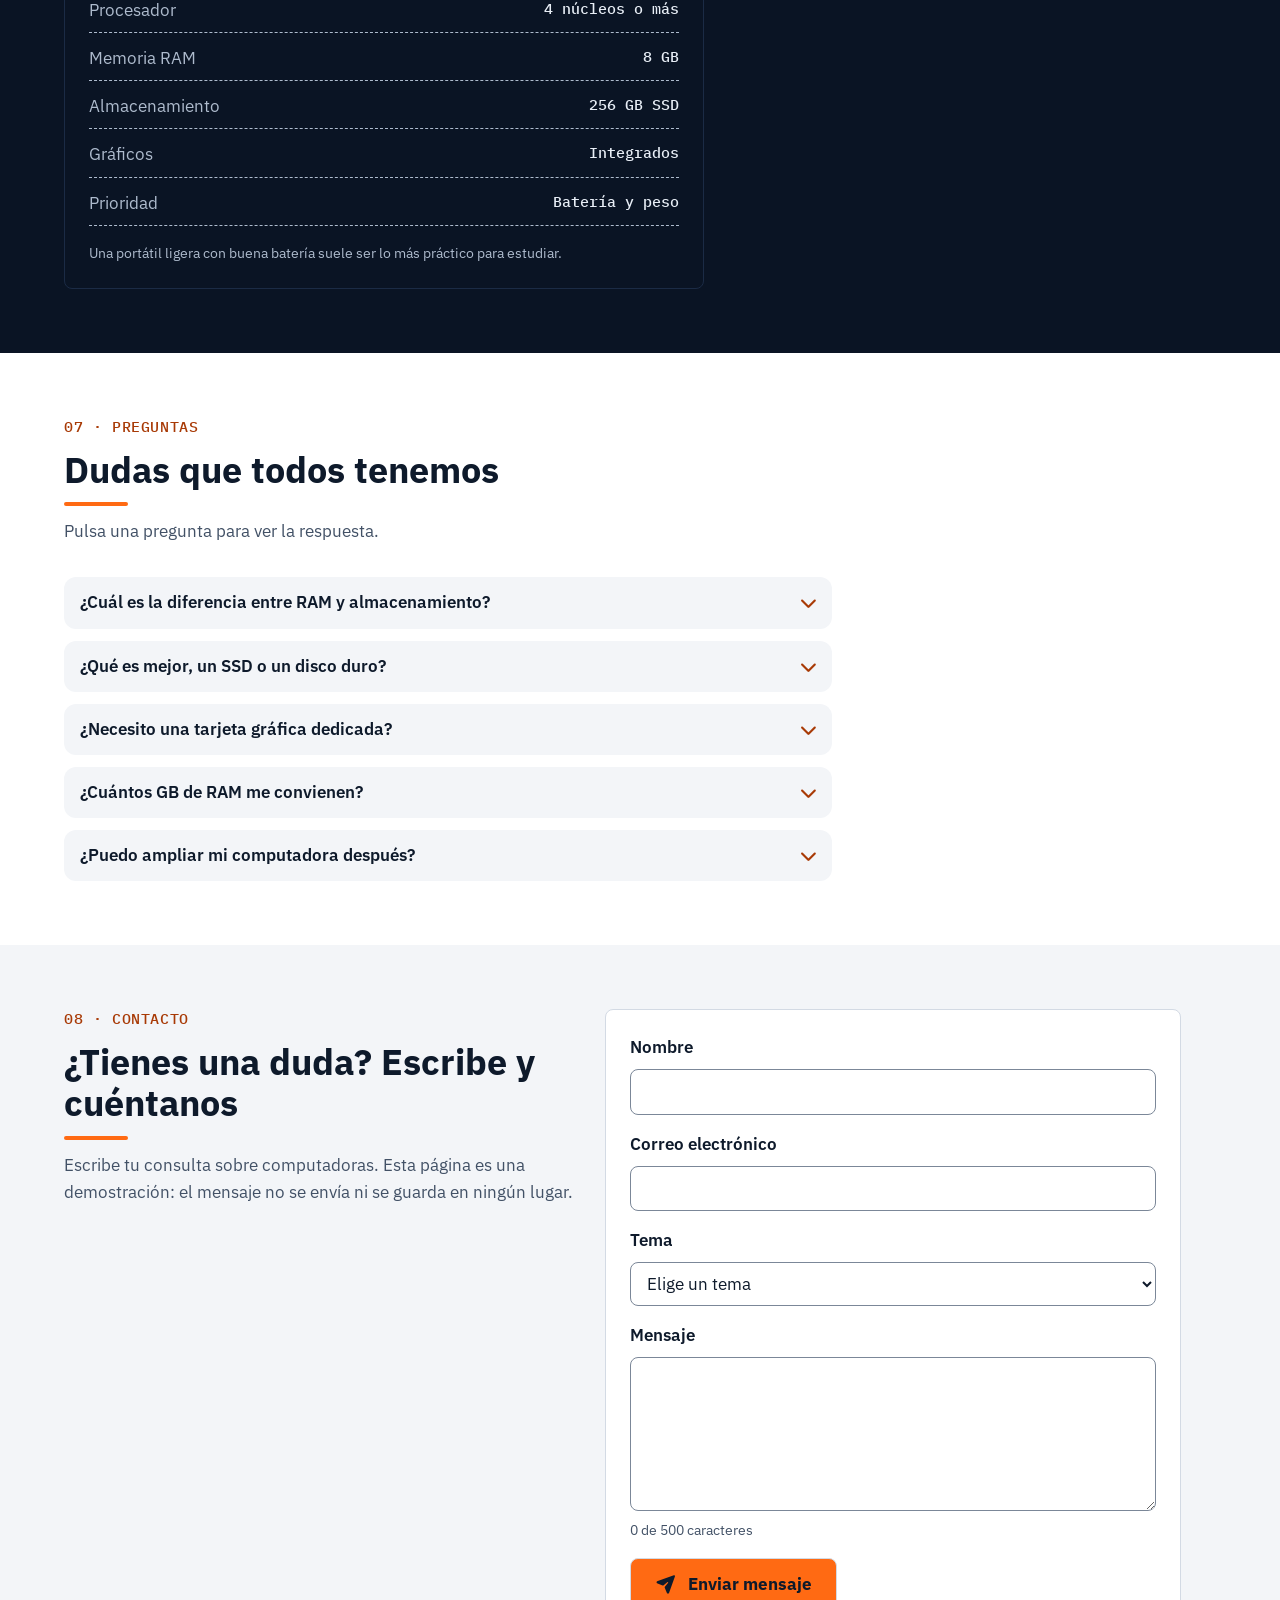
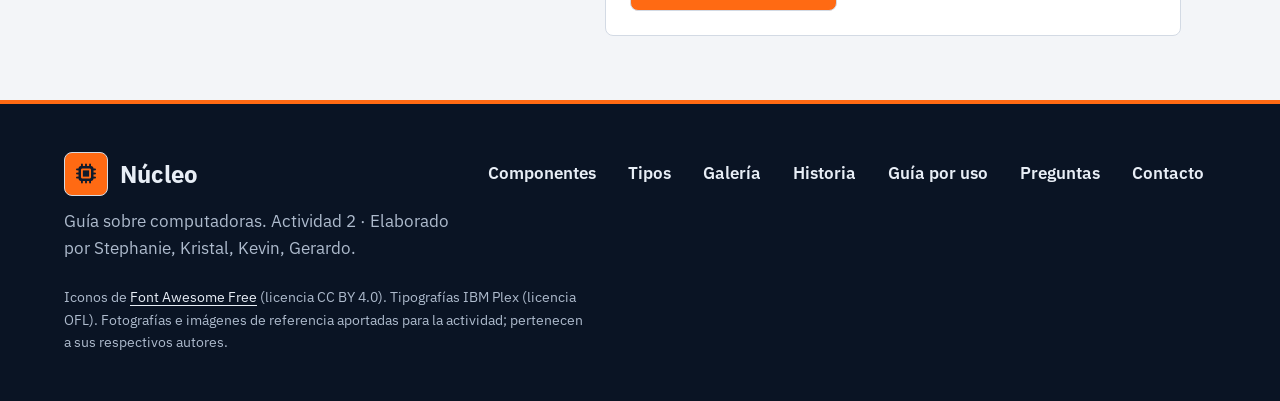
<file: minimal-ui/index.html>
<!DOCTYPE html>
<html lang="es">
<head>
  <meta charset="utf-8">
  <meta name="viewport" content="width=device-width, initial-scale=1">
  <meta http-equiv="Content-Security-Policy" content="default-src 'self'; script-src 'self'; style-src 'self'; img-src 'self'; font-src 'self'; object-src 'none'; base-uri 'none'; form-action 'none'">
  <title>Núcleo · PWA minimal-ui</title>
  <meta name="description" content="Guía clara sobre computadoras: componentes, tipos, historia y qué equipo conviene según tu uso.">
  <link rel="icon" href="img/favicon.svg" type="image/svg+xml">
  <link rel="stylesheet" href="vendor/fontawesome/css/all.min.css">
  <link rel="stylesheet" href="css/estilos.css">
  <script src="js/app.js" defer></script>
  <link rel="manifest" href="manifest.json">
  <meta name="theme-color" content="#0A1424">
  <meta name="mobile-web-app-capable" content="yes">
  <meta name="apple-mobile-web-app-capable" content="yes">
  <meta name="apple-mobile-web-app-title" content="Núcleo Minimal">
  <meta name="apple-mobile-web-app-status-bar-style" content="black-translucent">
  <link rel="apple-touch-icon" href="icons/apple-touch-icon.png">
  <link rel="stylesheet" href="css/pwa.css">
  <script src="js/pwa.js" defer></script>
</head>
<body>
  <a class="salto" href="#contenido">Saltar al contenido</a>

  <header class="encabezado">
    <div class="encabezado-interior">
      <a class="marca" href="#inicio" aria-label="Núcleo, ir al inicio">
        <span class="marca-logo"><i class="fa-solid fa-microchip" aria-hidden="true"></i></span>
        <span class="marca-nombre">Núcleo</span>
      </a>
      <button class="menu-boton" type="button" aria-expanded="false" aria-controls="menu-principal">
        <i class="fa-solid fa-bars" aria-hidden="true"></i>
        <span>Menú</span>
      </button>
      <nav id="menu-principal" class="menu" aria-label="Principal">
        <ul>
          <li><a href="#componentes">Componentes</a></li>
          <li><a href="#funcionamiento">Cómo funciona</a></li>
          <li><a href="#tipos">Tipos</a></li>
          <li><a href="#galeria">Galería</a></li>
          <li><a href="#historia">Historia</a></li>
          <li><a href="#guia">Guía</a></li>
          <li><a href="#preguntas">Preguntas</a></li>
          <li><a href="#contacto">Contacto</a></li>
        </ul>
      </nav>
    </div>
  </header>

  <div id="aviso-red" class="aviso-red" role="status" aria-live="polite" hidden>
    <i class="fa-solid fa-wifi" aria-hidden="true"></i>
    <span id="aviso-red-texto"></span>
  </div>
  <button id="pwa-instalar" class="boton-instalar" type="button" hidden>
    <i class="fa-solid fa-download" aria-hidden="true"></i> Instalar app
  </button>

  <main id="contenido">
    <section id="inicio" class="hero" aria-labelledby="hero-titulo">
      <div class="hero-interior">
        <div class="hero-texto">
          <p class="rotulo rotulo-noche"><i class="fa-solid fa-circle-info" aria-hidden="true"></i> Hoja de datos · Computadoras</p>
          <h1 id="hero-titulo">Todo lo que hay dentro de una computadora</h1>
          <p class="hero-descripcion">Una guía sin jerga para entender cada pieza, conocer los tipos de equipos y descubrir qué te conviene según lo que vas a hacer con ella.</p>
          <a class="boton boton-primario" href="#componentes">
            Conocer los componentes
            <i class="fa-solid fa-arrow-down" aria-hidden="true"></i>
          </a>
        </div>
        <figure class="hero-visual">
          <div class="hero-marco">
            <img src="img/procesador.webp" alt="Procesador moderno con la palabra Core sobre una placa con pistas luminosas azules" width="720" height="412">
          </div>
          <figcaption class="hero-leyenda">El procesador, el corazón de toda computadora.</figcaption>
        </figure>
      </div>
      <ul class="hero-luces" aria-label="Piezas que trabajan juntas">
        <li class="luz luz-1"><i class="fa-solid fa-microchip" aria-hidden="true"></i> Procesador piensa</li>
        <li class="luz luz-2"><i class="fa-solid fa-memory" aria-hidden="true"></i> Memoria recuerda</li>
        <li class="luz luz-3"><i class="fa-solid fa-display" aria-hidden="true"></i> Gráficos dibujan</li>
      </ul>
    </section>

    <section class="cifras" aria-label="La guía en cifras">
      <ul class="cifras-lista">
        <li><span class="cifra">6</span> <span>componentes explicados</span></li>
        <li><span class="cifra">4</span> <span>tipos de equipo</span></li>
        <li><span class="cifra">6</span> <span>hitos de su historia</span></li>
        <li><span class="cifra">5</span> <span>usos con recomendación</span></li>
      </ul>
    </section>

    <section id="componentes" class="seccion" aria-labelledby="componentes-titulo">
      <div class="contenedor">
        <header class="seccion-cabecera">
          <p class="rotulo">01 · Componentes</p>
          <h2 id="componentes-titulo">Las piezas que hacen que todo funcione</h2>
          <p class="seccion-intro">Cada componente tiene un trabajo. Abre “Ver más” en cada tarjeta para saber qué hace y por qué importa.</p>
        </header>
        <div class="tarjetas">
          <article class="tarjeta tarjeta-destacada">
            <img class="tarjeta-foto" src="img/procesador.webp" alt="Procesador moderno con la palabra Core sobre una placa con pistas luminosas" width="720" height="412" loading="lazy">
            <div class="tarjeta-cabecera">
              <span class="tarjeta-icono"><i class="fa-solid fa-microchip" aria-hidden="true"></i></span>
              <p class="rotulo">CPU</p>
            </div>
            <h3>Procesador</h3>
            <p>Es el cerebro: ejecuta las instrucciones de los programas, una tras otra, a una velocidad enorme.</p>
            <p class="dato"><span class="dato-rotulo">Velocidad típica</span> <span class="dato-valor">2,5 a 5 GHz</span></p>
            <button class="ver-mas" type="button" aria-expanded="false" aria-controls="detalle-cpu">
              <span class="ver-mas-texto">Ver más</span>
              <i class="fa-solid fa-chevron-down" aria-hidden="true"></i>
            </button>
            <div id="detalle-cpu" class="detalle" hidden>
              <p>Un procesador moderno reúne varios núcleos: cada uno puede encargarse de una tarea distinta al mismo tiempo. Más núcleos ayudan al editar video o al abrir muchos programas; una velocidad mayor ayuda a que cada tarea termine antes.</p>
              <h4>Qué mirar al comprar</h4>
              <ul class="lista-iconos">
                <li><i class="fa-solid fa-circle-check" aria-hidden="true"></i> Cantidad de núcleos e hilos</li>
                <li><i class="fa-solid fa-circle-check" aria-hidden="true"></i> Velocidad en GHz</li>
                <li><i class="fa-solid fa-circle-check" aria-hidden="true"></i> Que sea compatible con tu placa base</li>
              </ul>
              <p class="curioso"><i class="fa-solid fa-lightbulb" aria-hidden="true"></i> <span><strong>Dato curioso:</strong> Un procesador se calienta: por eso lleva un disipador con ventilador encima.</span></p>
            </div>
          </article>

          <article class="tarjeta">
            <img class="tarjeta-foto" src="img/memoria-ram.webp" alt="Dos módulos de memoria RAM sobre fondo blanco" width="720" height="412" loading="lazy">
            <div class="tarjeta-cabecera">
              <span class="tarjeta-icono"><i class="fa-solid fa-memory" aria-hidden="true"></i></span>
              <p class="rotulo">RAM</p>
            </div>
            <h3>Memoria RAM</h3>
            <p>Es la mesa de trabajo: guarda de forma temporal lo que estás usando para que se abra al instante.</p>
            <p class="dato"><span class="dato-rotulo">Capacidad típica</span> <span class="dato-valor">8 a 32 GB</span></p>
            <button class="ver-mas" type="button" aria-expanded="false" aria-controls="detalle-ram">
              <span class="ver-mas-texto">Ver más</span>
              <i class="fa-solid fa-chevron-down" aria-hidden="true"></i>
            </button>
            <div id="detalle-ram" class="detalle" hidden>
              <p>Cuando apagas la computadora, la RAM se vacía. Si te falta memoria, el equipo se vuelve lento al tener muchas pestañas o programas abiertos a la vez.</p>
              <h4>Qué mirar al comprar</h4>
              <ul class="lista-iconos">
                <li><i class="fa-solid fa-circle-check" aria-hidden="true"></i> Capacidad total en GB</li>
                <li><i class="fa-solid fa-circle-check" aria-hidden="true"></i> Tipo (DDR4 o DDR5) compatible con tu placa</li>
                <li><i class="fa-solid fa-circle-check" aria-hidden="true"></i> Dos módulos iguales rinden mejor que uno</li>
              </ul>
              <p class="curioso"><i class="fa-solid fa-lightbulb" aria-hidden="true"></i> <span><strong>Dato curioso:</strong> La RAM es miles de veces más rápida que un disco, por eso se usa de mesa de trabajo.</span></p>
            </div>
          </article>

          <article class="tarjeta">
            <img class="tarjeta-foto" src="img/almacenamiento.webp" alt="Unidad de estado sólido con sus chips negros y su conector dorado" width="720" height="412" loading="lazy">
            <div class="tarjeta-cabecera">
              <span class="tarjeta-icono"><i class="fa-solid fa-hard-drive" aria-hidden="true"></i></span>
              <p class="rotulo">SSD · HDD</p>
            </div>
            <h3>Almacenamiento</h3>
            <p>Es el archivero: guarda tus programas, fotos y documentos aunque la computadora esté apagada.</p>
            <p class="dato"><span class="dato-rotulo">Capacidad típica</span> <span class="dato-valor">256 GB a 2 TB</span></p>
            <button class="ver-mas" type="button" aria-expanded="false" aria-controls="detalle-almacenamiento">
              <span class="ver-mas-texto">Ver más</span>
              <i class="fa-solid fa-chevron-down" aria-hidden="true"></i>
            </button>
            <div id="detalle-almacenamiento" class="detalle" hidden>
              <p>Las unidades de estado sólido (SSD) no tienen partes móviles y arrancan el sistema mucho más rápido que los discos duros (HDD), que a cambio ofrecen más espacio por menos dinero.</p>
              <h4>Qué mirar al comprar</h4>
              <ul class="lista-iconos">
                <li><i class="fa-solid fa-circle-check" aria-hidden="true"></i> SSD antes que HDD si quieres velocidad</li>
                <li><i class="fa-solid fa-circle-check" aria-hidden="true"></i> Capacidad según tus archivos</li>
                <li><i class="fa-solid fa-circle-check" aria-hidden="true"></i> Formato: 2,5 pulgadas o M.2</li>
              </ul>
              <p class="curioso"><i class="fa-solid fa-lightbulb" aria-hidden="true"></i> <span><strong>Dato curioso:</strong> Un SSD no tiene partes que se muevan, así que resiste mejor los golpes.</span></p>
            </div>
          </article>

          <article class="tarjeta">
            <img class="tarjeta-foto" src="img/tarjeta-grafica.webp" alt="Montón de tarjetas gráficas de distintas marcas" width="720" height="412" loading="lazy">
            <div class="tarjeta-cabecera">
              <span class="tarjeta-icono"><i class="fa-solid fa-display" aria-hidden="true"></i></span>
              <p class="rotulo">GPU</p>
            </div>
            <h3>Tarjeta gráfica</h3>
            <p>Dibuja lo que ves en pantalla: imágenes, video y juegos en movimiento.</p>
            <p class="dato"><span class="dato-rotulo">Memoria de video típica</span> <span class="dato-valor">4 a 16 GB</span></p>
            <button class="ver-mas" type="button" aria-expanded="false" aria-controls="detalle-gpu">
              <span class="ver-mas-texto">Ver más</span>
              <i class="fa-solid fa-chevron-down" aria-hidden="true"></i>
            </button>
            <div id="detalle-gpu" class="detalle" hidden>
              <p>Muchos equipos traen los gráficos integrados en el procesador, suficientes para ofimática y video. Una tarjeta dedicada se vuelve útil en diseño 3D, edición de video y videojuegos exigentes.</p>
              <h4>Qué mirar al comprar</h4>
              <ul class="lista-iconos">
                <li><i class="fa-solid fa-circle-check" aria-hidden="true"></i> Memoria de video (GB)</li>
                <li><i class="fa-solid fa-circle-check" aria-hidden="true"></i> Que tu fuente tenga potencia y conectores suficientes</li>
                <li><i class="fa-solid fa-circle-check" aria-hidden="true"></i> Que quepa en tu gabinete</li>
              </ul>
              <p class="curioso"><i class="fa-solid fa-lightbulb" aria-hidden="true"></i> <span><strong>Dato curioso:</strong> Las tarjetas gráficas también se usan para tareas de cálculo, no solo para juegos.</span></p>
            </div>
          </article>

          <article class="tarjeta">
            <img class="tarjeta-foto" src="img/placa-base.webp" alt="Placa base con zócalo del procesador, ranuras de memoria y de expansión" width="720" height="412" loading="lazy">
            <div class="tarjeta-cabecera">
              <span class="tarjeta-icono"><i class="fa-solid fa-network-wired" aria-hidden="true"></i></span>
              <p class="rotulo">Placa base</p>
            </div>
            <h3>Placa base</h3>
            <p>Conecta todas las piezas entre sí y les reparte datos y energía.</p>
            <p class="dato"><span class="dato-rotulo">Función</span> <span class="dato-valor">Conectar</span></p>
            <button class="ver-mas" type="button" aria-expanded="false" aria-controls="detalle-placa">
              <span class="ver-mas-texto">Ver más</span>
              <i class="fa-solid fa-chevron-down" aria-hidden="true"></i>
            </button>
            <div id="detalle-placa" class="detalle" hidden>
              <p>Define qué procesador y qué memoria puedes instalar, y cuántas unidades o puertos admite. Es la pieza que decide cuánto podrás ampliar tu equipo en el futuro.</p>
              <h4>Qué mirar al comprar</h4>
              <ul class="lista-iconos">
                <li><i class="fa-solid fa-circle-check" aria-hidden="true"></i> Zócalo compatible con tu procesador</li>
                <li><i class="fa-solid fa-circle-check" aria-hidden="true"></i> Cantidad de ranuras de memoria</li>
                <li><i class="fa-solid fa-circle-check" aria-hidden="true"></i> Puertos y ranuras M.2 disponibles</li>
              </ul>
              <p class="curioso"><i class="fa-solid fa-lightbulb" aria-hidden="true"></i> <span><strong>Dato curioso:</strong> Los condensadores que se ven como cilindros guardan y suavizan la energía.</span></p>
            </div>
          </article>

          <article class="tarjeta">
            <img class="tarjeta-foto" src="img/fuente-poder.webp" alt="Fuente de poder metálica con ventilador, conector de corriente y cables de colores" width="720" height="412" loading="lazy">
            <div class="tarjeta-cabecera">
              <span class="tarjeta-icono"><i class="fa-solid fa-plug" aria-hidden="true"></i></span>
              <p class="rotulo">PSU</p>
            </div>
            <h3>Fuente de poder</h3>
            <p>Convierte la corriente de la pared en la energía que necesita cada componente.</p>
            <p class="dato"><span class="dato-rotulo">Potencia típica</span> <span class="dato-valor">400 a 850 W</span></p>
            <button class="ver-mas" type="button" aria-expanded="false" aria-controls="detalle-fuente">
              <span class="ver-mas-texto">Ver más</span>
              <i class="fa-solid fa-chevron-down" aria-hidden="true"></i>
            </button>
            <div id="detalle-fuente" class="detalle" hidden>
              <p>Una fuente de calidad protege al resto de las piezas. Debe tener potencia de sobra para el equipo: un equipo con tarjeta gráfica dedicada necesita más que uno de oficina.</p>
              <h4>Qué mirar al comprar</h4>
              <ul class="lista-iconos">
                <li><i class="fa-solid fa-circle-check" aria-hidden="true"></i> Potencia en vatios con margen</li>
                <li><i class="fa-solid fa-circle-check" aria-hidden="true"></i> Certificación de eficiencia</li>
                <li><i class="fa-solid fa-circle-check" aria-hidden="true"></i> Conectores para tu tarjeta gráfica</li>
              </ul>
              <p class="curioso"><i class="fa-solid fa-lightbulb" aria-hidden="true"></i> <span><strong>Dato curioso:</strong> Un ventilador enfría la fuente y saca el aire caliente del gabinete.</span></p>
            </div>
          </article>
        </div>
      </div>
    </section>

    <section id="funcionamiento" class="seccion seccion-alt" aria-labelledby="funcionamiento-titulo">
      <div class="contenedor">
        <header class="seccion-cabecera">
          <p class="rotulo">02 · Cómo funciona</p>
          <h2 id="funcionamiento-titulo">Qué pasa desde que la enciendes</h2>
          <p class="seccion-intro">Todas las piezas trabajan en cadena. Este es el recorrido en cinco pasos.</p>
        </header>
        <ol class="pasos">
          <li>
            <span class="paso-icono"><i class="fa-solid fa-plug" aria-hidden="true"></i></span>
            <h3>La fuente da energía</h3>
            <p>Al pulsar el botón, la fuente de poder convierte la corriente de la pared en la que necesita cada pieza.</p>
          </li>
          <li>
            <span class="paso-icono"><i class="fa-solid fa-network-wired" aria-hidden="true"></i></span>
            <h3>La placa base reparte</h3>
            <p>La placa base lleva esa energía y las señales a todos los componentes y los pone a comunicarse.</p>
          </li>
          <li>
            <span class="paso-icono"><i class="fa-solid fa-hard-drive" aria-hidden="true"></i></span>
            <h3>El sistema se carga</h3>
            <p>El procesador pide al almacenamiento el sistema operativo y lo copia a la memoria RAM para trabajar rápido.</p>
          </li>
          <li>
            <span class="paso-icono"><i class="fa-solid fa-microchip" aria-hidden="true"></i></span>
            <h3>El procesador ejecuta</h3>
            <p>Cada vez que abres un programa, el procesador sigue sus instrucciones y usa la RAM como mesa de trabajo.</p>
          </li>
          <li>
            <span class="paso-icono"><i class="fa-solid fa-display" aria-hidden="true"></i></span>
            <h3>La gráfica lo muestra</h3>
            <p>La tarjeta gráfica convierte los resultados en imágenes y las envía a tu pantalla.</p>
          </li>
        </ol>
      </div>
    </section>

    <section id="tipos" class="seccion seccion-alt" aria-labelledby="tipos-titulo">
      <div class="contenedor">
        <header class="seccion-cabecera">
          <p class="rotulo">03 · Tipos</p>
          <h2 id="tipos-titulo">Cuatro formas de tener una computadora</h2>
          <p class="seccion-intro">Elige una pestaña para comparar. Con el teclado usa las flechas izquierda y derecha.</p>
        </header>
        <div class="pestanas">
          <div class="pestanas-lista" role="tablist" aria-label="Tipos de computadoras">
            <button class="pestana" id="pestana-escritorio" role="tab" type="button" aria-selected="true" aria-controls="panel-escritorio"><i class="fa-solid fa-desktop" aria-hidden="true"></i> Escritorio</button>
            <button class="pestana" id="pestana-portatil" role="tab" type="button" aria-selected="false" aria-controls="panel-portatil" tabindex="-1"><i class="fa-solid fa-laptop" aria-hidden="true"></i> Portátil</button>
            <button class="pestana" id="pestana-todo-en-uno" role="tab" type="button" aria-selected="false" aria-controls="panel-todo-en-uno" tabindex="-1"><i class="fa-solid fa-tv" aria-hidden="true"></i> Todo en uno</button>
            <button class="pestana" id="pestana-mini-pc" role="tab" type="button" aria-selected="false" aria-controls="panel-mini-pc" tabindex="-1"><i class="fa-solid fa-cube" aria-hidden="true"></i> Mini PC</button>
          </div>

          <div class="panel" id="panel-escritorio" role="tabpanel" aria-labelledby="pestana-escritorio" tabindex="0">
            <img src="img/tipo-escritorio.webp" alt="Dibujo de una computadora de escritorio con monitor, torre y teclado" width="320" height="240">
            <div class="panel-texto">
              <h3>Escritorio</h3>
              <p>Monitor, torre y periféricos por separado. Es la más potente por su precio y la más fácil de ampliar o reparar.</p>
              <p class="ideal"><i class="fa-solid fa-bullseye" aria-hidden="true"></i> <span><strong>Ideal para:</strong> Trabajo en casa u oficina, edición y juegos.</span></p>
              <ul class="lista-iconos">
                <li><i class="fa-solid fa-circle-check" aria-hidden="true"></i> Mejor rendimiento por precio</li>
                <li><i class="fa-solid fa-circle-check" aria-hidden="true"></i> Piezas fáciles de cambiar</li>
                <li><i class="fa-solid fa-circle-minus" aria-hidden="true"></i> Ocupa espacio y no se transporta</li>
              </ul>
            </div>
          </div>
          <div class="panel" id="panel-portatil" role="tabpanel" aria-labelledby="pestana-portatil" tabindex="0" hidden>
            <img src="img/tipo-portatil.webp" alt="Dibujo de una computadora portátil abierta" width="320" height="240">
            <div class="panel-texto">
              <h3>Portátil</h3>
              <p>Pantalla, teclado y batería en un solo cuerpo. Se lleva a todas partes y funciona sin enchufe durante horas.</p>
              <p class="ideal"><i class="fa-solid fa-bullseye" aria-hidden="true"></i> <span><strong>Ideal para:</strong> Estudiantes, viajes y trabajo en movimiento.</span></p>
              <ul class="lista-iconos">
                <li><i class="fa-solid fa-circle-check" aria-hidden="true"></i> Se transporta con facilidad</li>
                <li><i class="fa-solid fa-circle-check" aria-hidden="true"></i> Trae batería integrada</li>
                <li><i class="fa-solid fa-circle-minus" aria-hidden="true"></i> Ampliarla es más difícil</li>
              </ul>
            </div>
          </div>
          <div class="panel" id="panel-todo-en-uno" role="tabpanel" aria-labelledby="pestana-todo-en-uno" tabindex="0" hidden>
            <img src="img/tipo-todo-en-uno.webp" alt="Dibujo de una computadora todo en uno: la pantalla contiene las piezas" width="320" height="240">
            <div class="panel-texto">
              <h3>Todo en uno</h3>
              <p>Las piezas viven detrás de la pantalla. Deja el escritorio limpio y con pocos cables.</p>
              <p class="ideal"><i class="fa-solid fa-bullseye" aria-hidden="true"></i> <span><strong>Ideal para:</strong> Hogar, recepciones y oficinas con poco espacio.</span></p>
              <ul class="lista-iconos">
                <li><i class="fa-solid fa-circle-check" aria-hidden="true"></i> Ordenada y con pocos cables</li>
                <li><i class="fa-solid fa-circle-check" aria-hidden="true"></i> Ideal para el hogar y la oficina</li>
                <li><i class="fa-solid fa-circle-minus" aria-hidden="true"></i> Difícil de reparar o ampliar</li>
              </ul>
            </div>
          </div>
          <div class="panel" id="panel-mini-pc" role="tabpanel" aria-labelledby="pestana-mini-pc" tabindex="0" hidden>
            <img src="img/tipo-mini-pc.webp" alt="Dibujo de una mini PC: una caja pequeña junto a un monitor" width="320" height="240">
            <div class="panel-texto">
              <h3>Mini PC</h3>
              <p>Una caja del tamaño de un libro que se conecta a cualquier pantalla. Consume poca energía y casi no hace ruido.</p>
              <p class="ideal"><i class="fa-solid fa-bullseye" aria-hidden="true"></i> <span><strong>Ideal para:</strong> Salas, oficinas y proyectos con poco consumo.</span></p>
              <ul class="lista-iconos">
                <li><i class="fa-solid fa-circle-check" aria-hidden="true"></i> Ocupa muy poco espacio</li>
                <li><i class="fa-solid fa-circle-check" aria-hidden="true"></i> Bajo consumo de energía</li>
                <li><i class="fa-solid fa-circle-minus" aria-hidden="true"></i> Menos potencia para juegos exigentes</li>
              </ul>
            </div>
          </div>
        </div>
      </div>
    </section>

    <section id="galeria" class="seccion" aria-labelledby="galeria-titulo">
      <div class="contenedor">
        <header class="seccion-cabecera">
          <p class="rotulo">04 · Galería</p>
          <h2 id="galeria-titulo">Las piezas, de cerca</h2>
          <p class="seccion-intro">Pulsa una ilustración para verla ampliada.</p>
        </header>
        <ul class="galeria">
          <li><figure>
            <button class="miniatura" type="button" aria-label="Ampliar: Procesador" data-leyenda="Procesador: ejecuta las instrucciones de los programas.">
              <img src="img/procesador.webp" alt="Procesador visto desde arriba, con sus patas a los cuatro lados" width="320" height="240">
            </button>
            <figcaption>Procesador</figcaption>
          </figure></li>
          <li><figure>
            <button class="miniatura" type="button" aria-label="Ampliar: Memoria RAM" data-leyenda="Memoria RAM: guarda de forma temporal lo que estás usando.">
              <img src="img/memoria-ram.webp" alt="Módulo de memoria RAM con cuatro chips" width="320" height="240">
            </button>
            <figcaption>Memoria RAM</figcaption>
          </figure></li>
          <li><figure>
            <button class="miniatura" type="button" aria-label="Ampliar: Almacenamiento" data-leyenda="Almacenamiento: guarda tus archivos aunque se apague el equipo.">
              <img src="img/almacenamiento.webp" alt="Unidad de almacenamiento de estado sólido con su conector" width="320" height="240">
            </button>
            <figcaption>Almacenamiento</figcaption>
          </figure></li>
          <li><figure>
            <button class="miniatura" type="button" aria-label="Ampliar: Tarjeta gráfica" data-leyenda="Tarjeta gráfica: dibuja las imágenes que ves en pantalla.">
              <img src="img/tarjeta-grafica.webp" alt="Tarjeta gráfica con dos ventiladores y su conector" width="320" height="240">
            </button>
            <figcaption>Tarjeta gráfica</figcaption>
          </figure></li>
          <li><figure>
            <button class="miniatura" type="button" aria-label="Ampliar: Placa base" data-leyenda="Placa base: conecta todas las piezas y les reparte energía.">
              <img src="img/placa-base.webp" alt="Placa base con zócalo del procesador, ranuras de memoria y de expansión" width="320" height="240">
            </button>
            <figcaption>Placa base</figcaption>
          </figure></li>
          <li><figure>
            <button class="miniatura" type="button" aria-label="Ampliar: Fuente de poder" data-leyenda="Fuente de poder: convierte la corriente de la pared en energía para cada pieza.">
              <img src="img/fuente-poder.webp" alt="Fuente de poder con ventilador y cables de salida" width="320" height="240">
            </button>
            <figcaption>Fuente de poder</figcaption>
          </figure></li>
        </ul>
      </div>
    </section>

    <section id="historia" class="seccion seccion-alt" aria-labelledby="historia-titulo">
      <div class="contenedor">
        <header class="seccion-cabecera">
          <p class="rotulo">05 · Historia</p>
          <h2 id="historia-titulo">De ocupar una sala a caber en la mano</h2>
          <p class="seccion-intro">Seis momentos que cambiaron la forma de usar computadoras.</p>
        </header>
        <ol class="linea-tiempo">
          <li>
            <p class="anio">1946</p>
            <h3>ENIAC</h3>
            <p>Una de las primeras computadoras electrónicas de uso general. Ocupaba una habitación entera.</p>
          </li>
          <li>
            <p class="anio">1971</p>
            <h3>Intel 4004</h3>
            <p>El primer microprocesador comercial: todo un procesador en un solo chip.</p>
          </li>
          <li>
            <p class="anio">1981</p>
            <h3>IBM PC</h3>
            <p>Estableció el diseño de la computadora personal que seguimos usando hoy.</p>
          </li>
          <li>
            <p class="anio">1984</p>
            <h3>Macintosh</h3>
            <p>Popularizó la interfaz gráfica con ventanas, iconos y ratón.</p>
          </li>
          <li>
            <p class="anio">1993</p>
            <h3>Pentium</h3>
            <p>Llevó la potencia de los procesadores a los hogares y marcó una nueva generación.</p>
          </li>
          <li>
            <p class="anio">2012</p>
            <h3>Raspberry Pi</h3>
            <p>Una computadora completa del tamaño de una tarjeta, pensada para aprender a programar.</p>
          </li>
        </ol>
      </div>
    </section>

    <section id="guia" class="seccion seccion-noche" aria-labelledby="guia-titulo">
      <div class="contenedor">
        <header class="seccion-cabecera">
          <p class="rotulo rotulo-noche">06 · Guía por uso</p>
          <h2 id="guia-titulo">¿Qué necesita tu computadora?</h2>
          <p class="seccion-intro">Elige para qué la vas a usar. Son valores orientativos, no reglas: varían según los programas que uses.</p>
        </header>
        <div class="usos" role="group" aria-label="Uso principal">
          <button class="uso" type="button" aria-pressed="true" data-uso="estudio"><i class="fa-solid fa-book-open" aria-hidden="true"></i> Estudio</button>
          <button class="uso" type="button" aria-pressed="false" data-uso="oficina"><i class="fa-solid fa-briefcase" aria-hidden="true"></i> Oficina</button>
          <button class="uso" type="button" aria-pressed="false" data-uso="diseno"><i class="fa-solid fa-palette" aria-hidden="true"></i> Diseño</button>
          <button class="uso" type="button" aria-pressed="false" data-uso="juegos"><i class="fa-solid fa-gamepad" aria-hidden="true"></i> Juegos</button>
          <button class="uso" type="button" aria-pressed="false" data-uso="programacion"><i class="fa-solid fa-code" aria-hidden="true"></i> Programación</button>
        </div>
        <div id="guia-resultado" class="resultado" aria-live="polite">
          <h3 id="guia-uso-titulo">Estudio</h3>
          <dl class="ficha">
            <div><dt>Procesador</dt><dd>4 núcleos o más</dd></div>
            <div><dt>Memoria RAM</dt><dd>8 GB</dd></div>
            <div><dt>Almacenamiento</dt><dd>256 GB SSD</dd></div>
            <div><dt>Gráficos</dt><dd>Integrados</dd></div>
            <div><dt>Prioridad</dt><dd>Batería y peso</dd></div>
          </dl>
          <p id="guia-nota" class="nota">Una portátil ligera con buena batería suele ser lo más práctico para estudiar.</p>
        </div>
      </div>
    </section>

    <section id="preguntas" class="seccion seccion-alt" aria-labelledby="preguntas-titulo">
      <div class="contenedor">
        <header class="seccion-cabecera">
          <p class="rotulo">07 · Preguntas</p>
          <h2 id="preguntas-titulo">Dudas que todos tenemos</h2>
          <p class="seccion-intro">Pulsa una pregunta para ver la respuesta.</p>
        </header>
        <div class="preguntas">
          <details>
            <summary>¿Cuál es la diferencia entre RAM y almacenamiento?</summary>
            <p>La RAM guarda de forma temporal lo que usas en este momento y se vacía al apagar. El almacenamiento guarda tus archivos y programas de forma permanente. Piensa en la RAM como una mesa de trabajo y en el almacenamiento como el archivero.</p>
          </details>
          <details>
            <summary>¿Qué es mejor, un SSD o un disco duro?</summary>
            <p>El SSD es mucho más rápido y resistente a golpes; el disco duro (HDD) ofrece más espacio por menos dinero. Muchas personas usan un SSD para el sistema y los programas, y un disco duro para archivos grandes.</p>
          </details>
          <details>
            <summary>¿Necesito una tarjeta gráfica dedicada?</summary>
            <p>Para navegar, estudiar y trabajar con documentos bastan los gráficos integrados del procesador. Una tarjeta dedicada ayuda en videojuegos exigentes, diseño 3D y edición de video.</p>
          </details>
          <details>
            <summary>¿Cuántos GB de RAM me convienen?</summary>
            <p>Como referencia orientativa, 8 GB sirven para estudio y oficina, y 16 GB o más para diseño, programación y juegos. Depende de los programas que uses: revisa los requisitos de los tuyos.</p>
          </details>
          <details>
            <summary>¿Puedo ampliar mi computadora después?</summary>
            <p>En una de escritorio casi todo se puede cambiar o ampliar. En una portátil suele poder ampliarse la RAM y el almacenamiento, según el modelo. En un todo en uno o una mini PC la ampliación es más limitada.</p>
          </details>
        </div>
      </div>
    </section>

    <section id="contacto" class="seccion" aria-labelledby="contacto-titulo">
      <div class="contenedor contacto">
        <header class="seccion-cabecera">
          <p class="rotulo">08 · Contacto</p>
          <h2 id="contacto-titulo">¿Tienes una duda? Escribe y cuéntanos</h2>
          <p class="seccion-intro">Escribe tu consulta sobre computadoras. Esta página es una demostración: el mensaje no se envía ni se guarda en ningún lugar.</p>
        </header>
        <form id="formulario" novalidate>
          <div class="campo">
            <label for="nombre">Nombre</label>
            <input id="nombre" name="nombre" type="text" maxlength="80" autocomplete="name" aria-describedby="error-nombre">
            <p id="error-nombre" class="error"></p>
          </div>
          <div class="campo">
            <label for="correo">Correo electrónico</label>
            <input id="correo" name="correo" type="email" maxlength="120" autocomplete="email" aria-describedby="error-correo">
            <p id="error-correo" class="error"></p>
          </div>
          <div class="campo">
            <label for="tema">Tema</label>
            <select id="tema" name="tema" aria-describedby="error-tema">
              <option value="">Elige un tema</option>
              <option value="duda">Duda general</option>
              <option value="compra">Qué equipo comprar</option>
              <option value="piezas">Componentes y piezas</option>
              <option value="otro">Otro</option>
            </select>
            <p id="error-tema" class="error"></p>
          </div>
          <div class="campo">
            <label for="mensaje">Mensaje</label>
            <textarea id="mensaje" name="mensaje" rows="5" maxlength="500" aria-describedby="contador error-mensaje"></textarea>
            <p id="contador" class="contador">0 de 500 caracteres</p>
            <p id="error-mensaje" class="error"></p>
          </div>
          <button class="boton boton-primario" type="submit">
            <i class="fa-solid fa-paper-plane" aria-hidden="true"></i>
            Enviar mensaje
          </button>
          <p id="estado" class="estado" role="status"></p>
        </form>
      </div>
    </section>
  </main>

  <dialog id="visor" class="visor" aria-label="Ilustración ampliada">
    <figure>
      <img src="img/procesador.webp" alt="" width="320" height="240">
      <figcaption id="visor-leyenda"></figcaption>
    </figure>
    <button class="cerrar" type="button">
      <i class="fa-solid fa-xmark" aria-hidden="true"></i>
      <span>Cerrar</span>
    </button>
  </dialog>

  <footer class="pie">
    <div class="contenedor pie-interior">
      <div class="pie-marca">
        <a class="marca" href="#inicio" aria-label="Núcleo, ir al inicio">
          <span class="marca-logo"><i class="fa-solid fa-microchip" aria-hidden="true"></i></span>
          <span class="marca-nombre">Núcleo</span>
        </a>
        <p>Guía sobre computadoras. Actividad 2 · Elaborado por Stephanie, Kristal, Kevin, Gerardo.</p>
      </div>
      <nav aria-label="Secciones">
        <ul class="pie-enlaces">
          <li><a href="#componentes">Componentes</a></li>
          <li><a href="#tipos">Tipos</a></li>
          <li><a href="#galeria">Galería</a></li>
          <li><a href="#historia">Historia</a></li>
          <li><a href="#guia">Guía por uso</a></li>
          <li><a href="#preguntas">Preguntas</a></li>
          <li><a href="#contacto">Contacto</a></li>
        </ul>
      </nav>
      <p class="pie-creditos">Iconos de <a href="https://fontawesome.com" rel="noopener noreferrer">Font Awesome Free</a> (licencia CC BY 4.0). Tipografías IBM Plex (licencia OFL). Fotografías e imágenes de referencia aportadas para la actividad; pertenecen a sus respectivos autores.</p>
    </div>
  </footer>
</body>
</html>
</file>
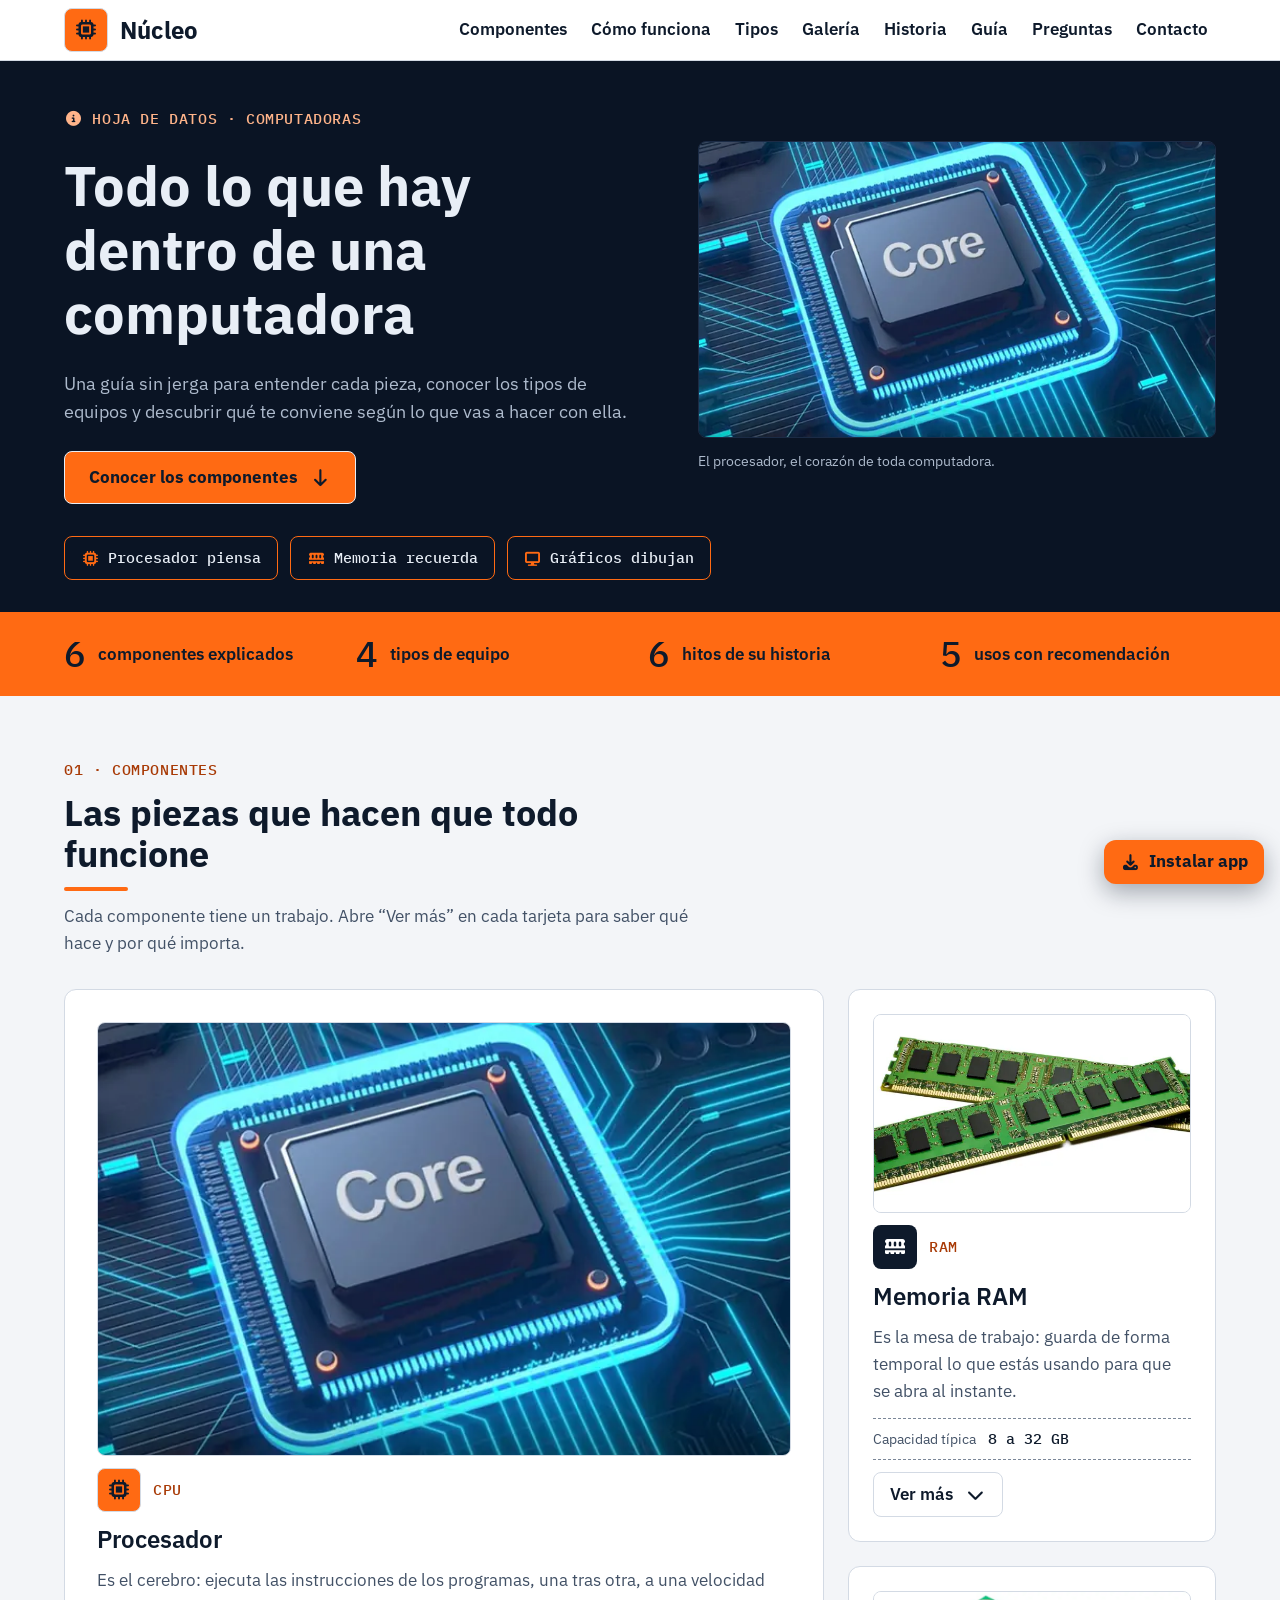
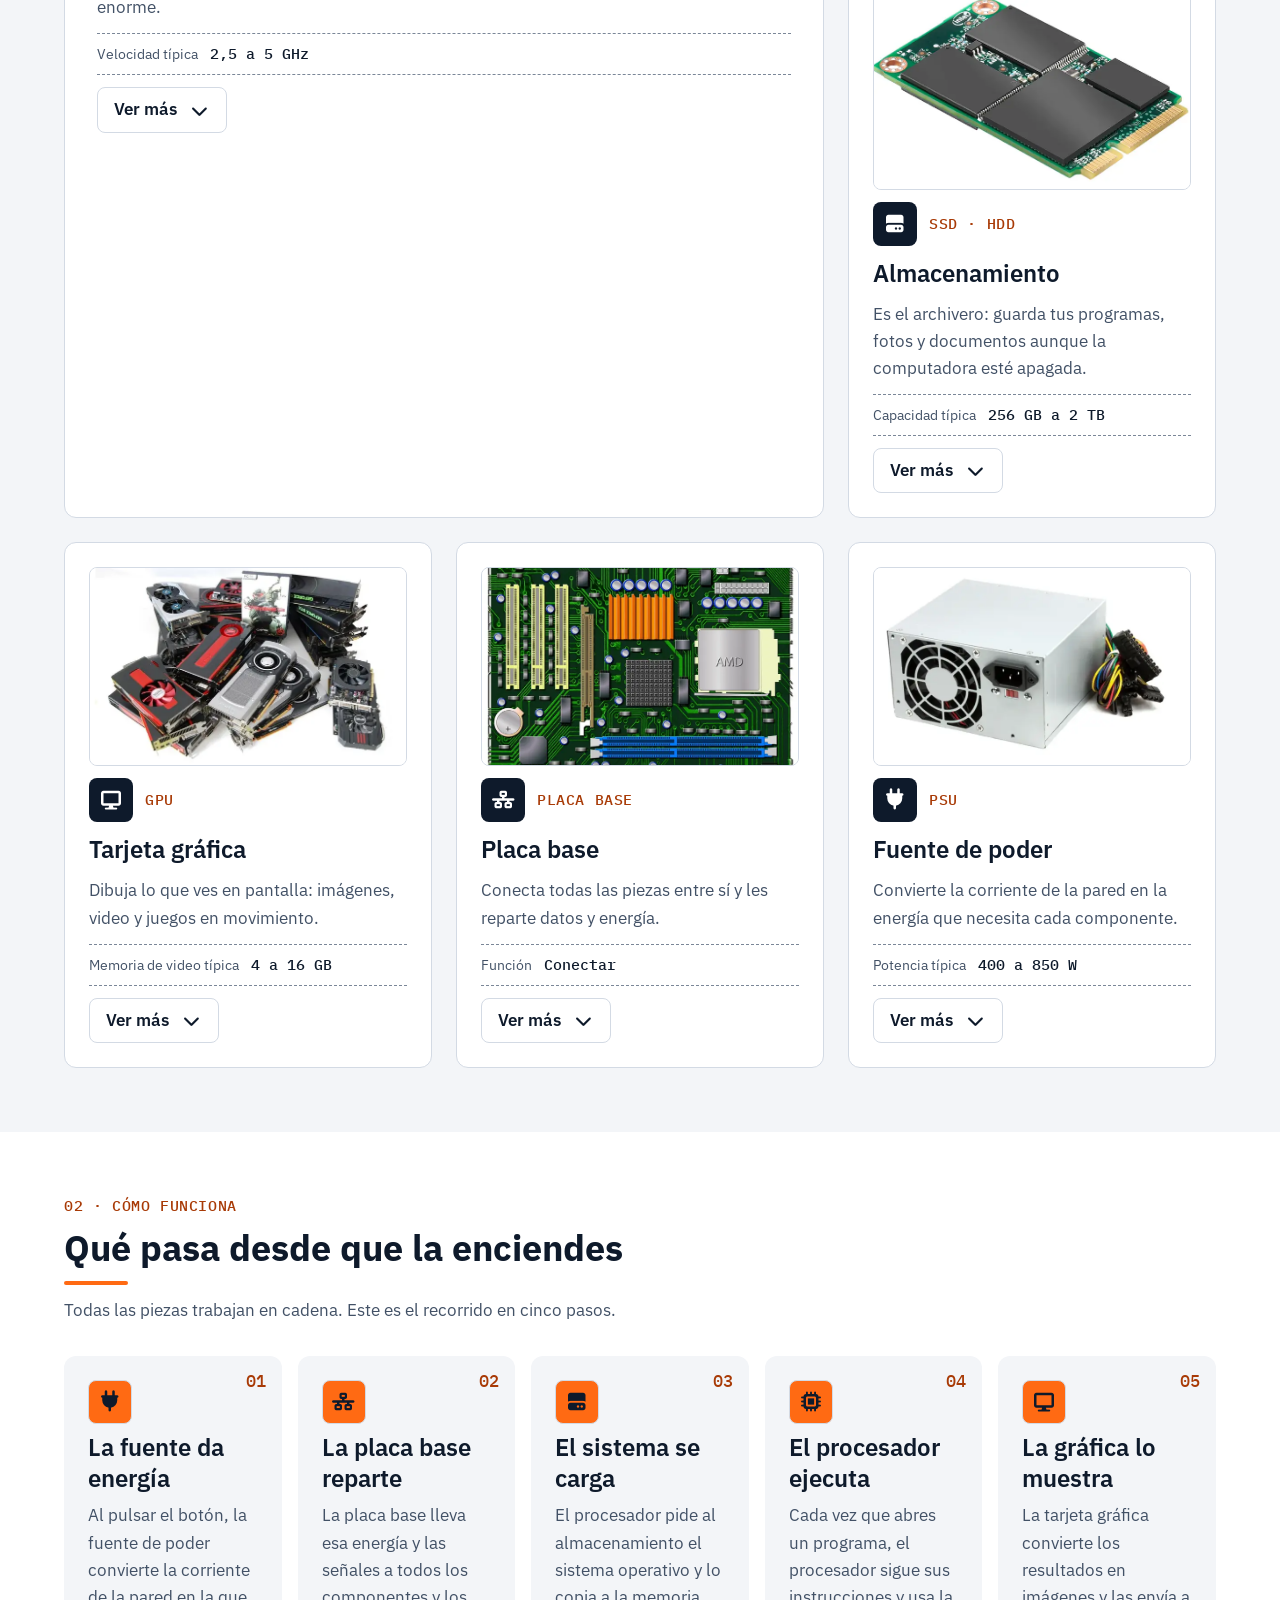
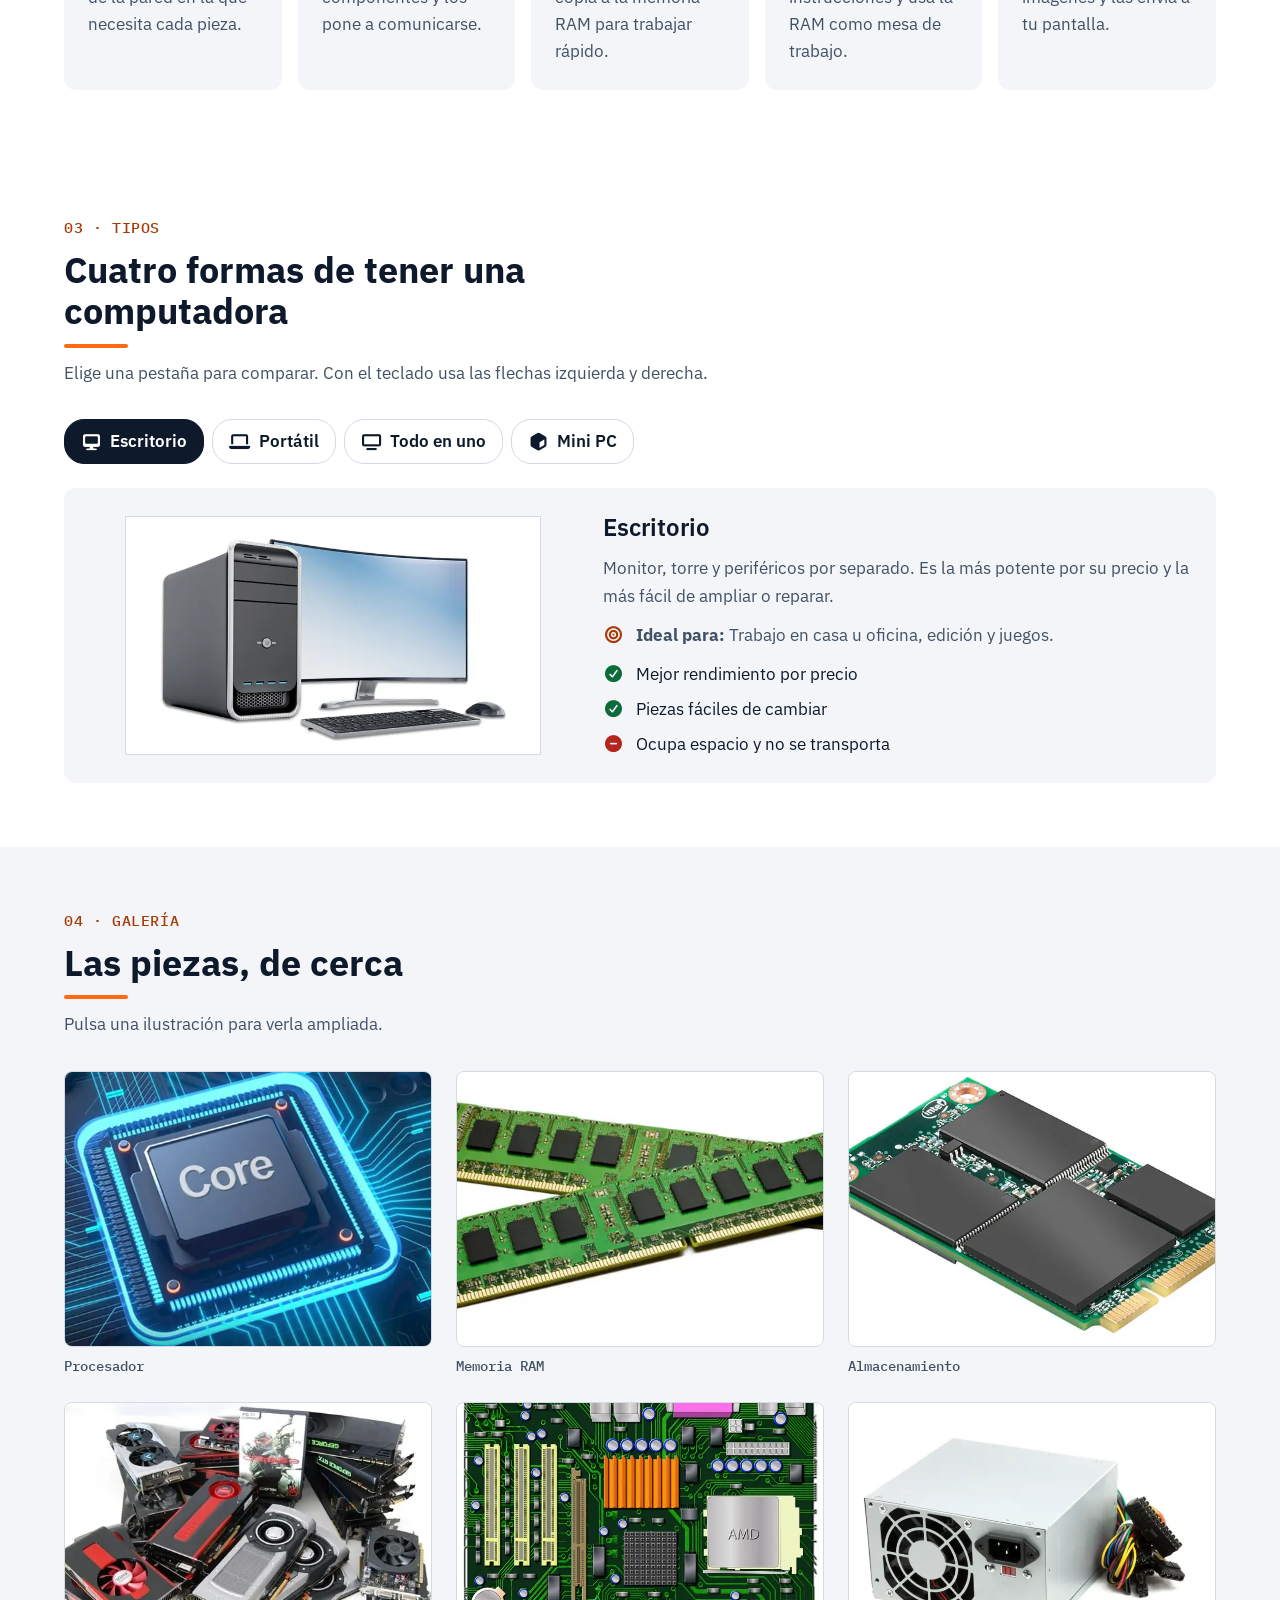
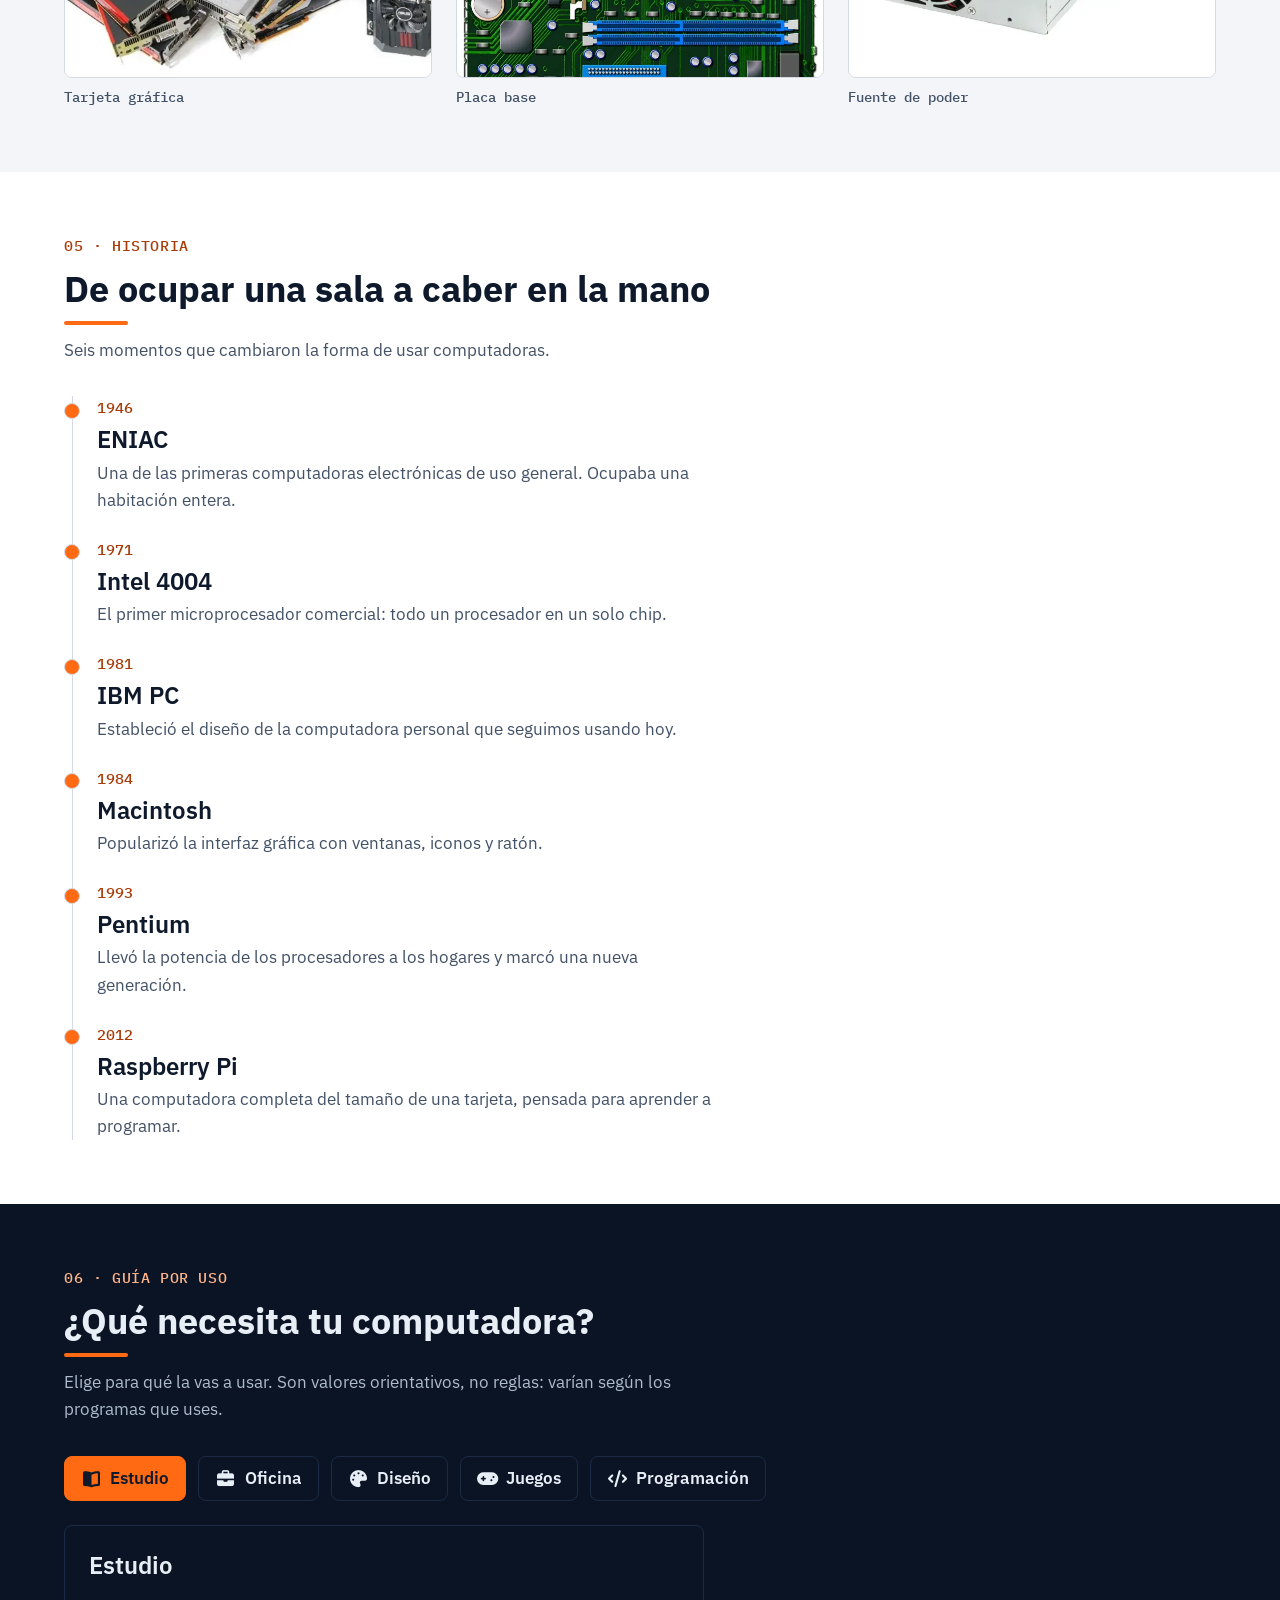
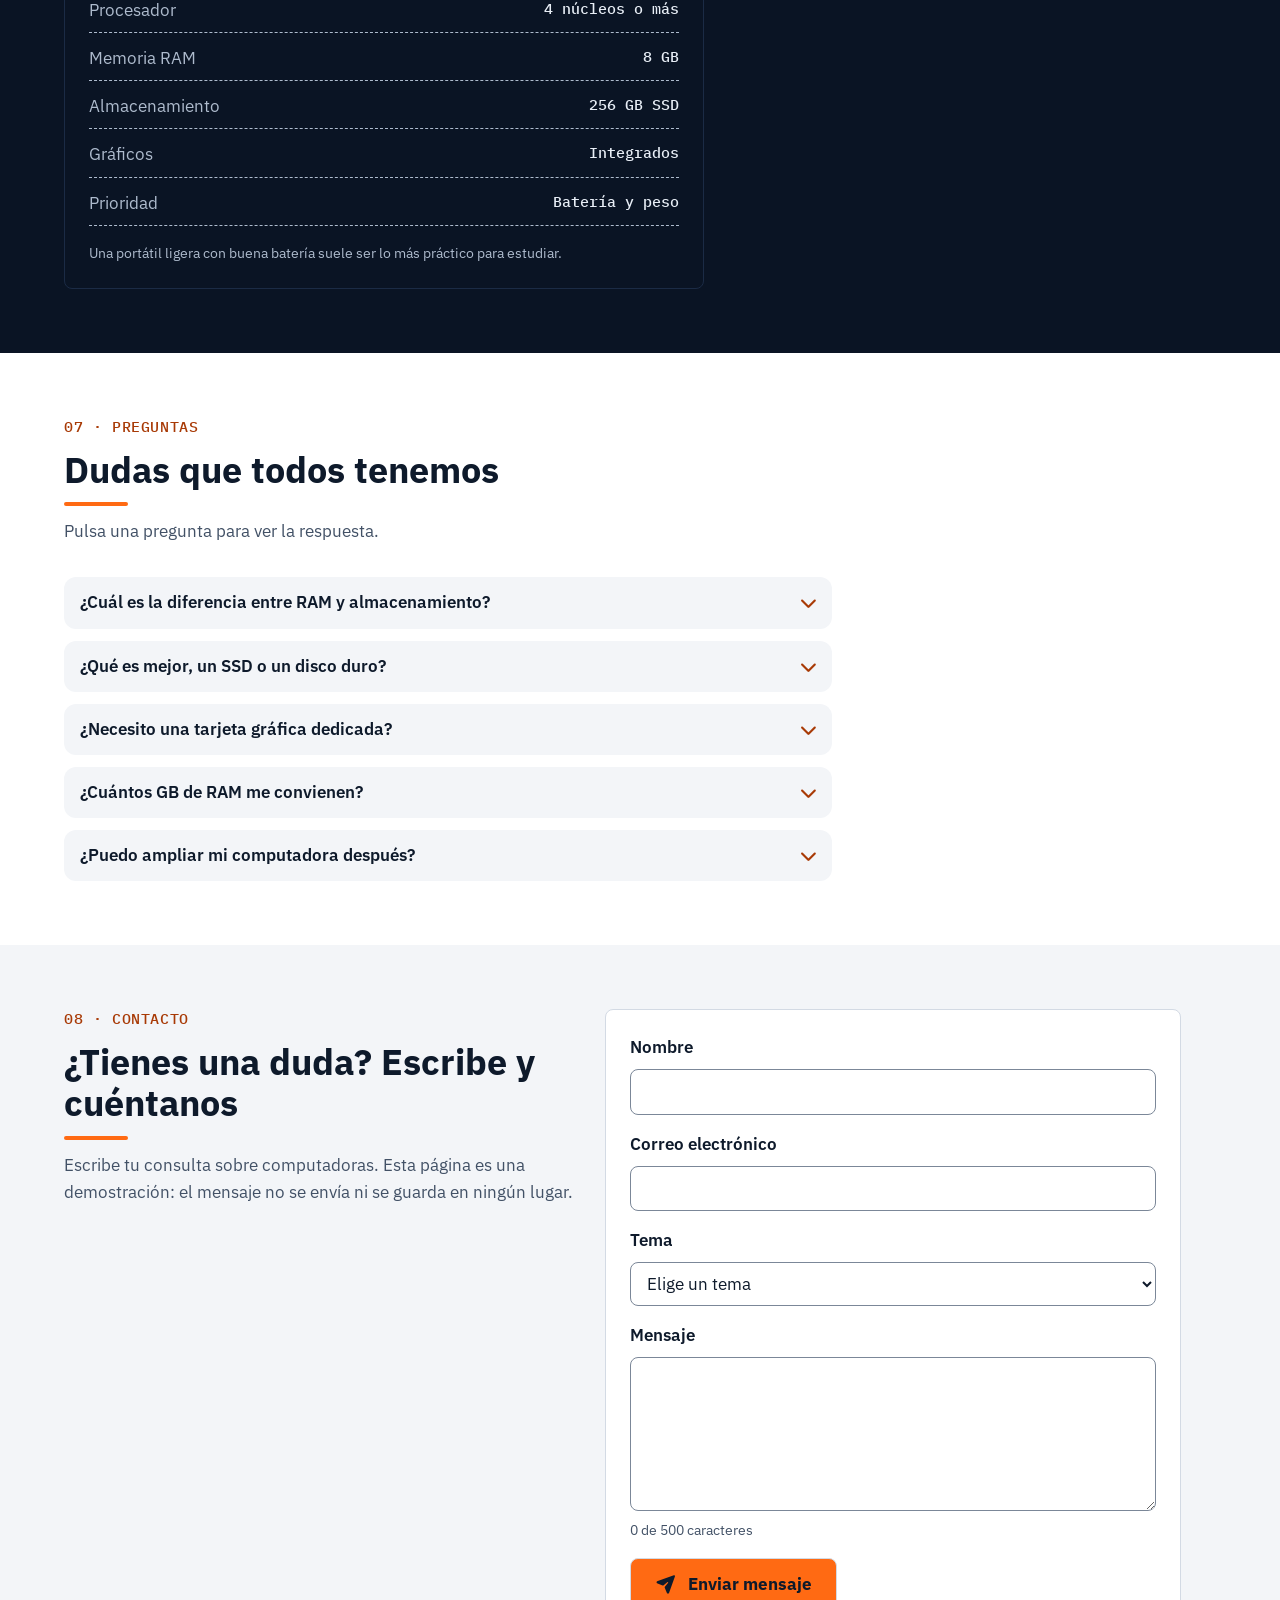
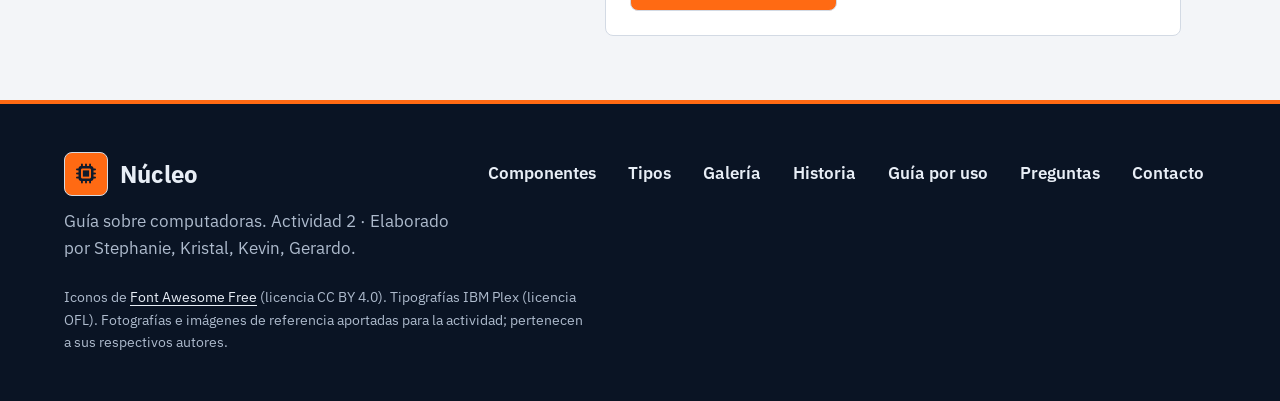
<file: standalone/index.html>
<!DOCTYPE html>
<html lang="es">
<head>
  <meta charset="utf-8">
  <meta name="viewport" content="width=device-width, initial-scale=1">
  <meta http-equiv="Content-Security-Policy" content="default-src 'self'; script-src 'self'; style-src 'self'; img-src 'self'; font-src 'self'; object-src 'none'; base-uri 'none'; form-action 'none'">
  <title>Núcleo · PWA standalone</title>
  <meta name="description" content="Guía clara sobre computadoras: componentes, tipos, historia y qué equipo conviene según tu uso.">
  <link rel="icon" href="img/favicon.svg" type="image/svg+xml">
  <link rel="stylesheet" href="vendor/fontawesome/css/all.min.css">
  <link rel="stylesheet" href="css/estilos.css">
  <script src="js/app.js" defer></script>
  <link rel="manifest" href="manifest.json">
  <meta name="theme-color" content="#0A1424">
  <meta name="mobile-web-app-capable" content="yes">
  <meta name="apple-mobile-web-app-capable" content="yes">
  <meta name="apple-mobile-web-app-title" content="Núcleo Standalone">
  <meta name="apple-mobile-web-app-status-bar-style" content="black-translucent">
  <link rel="apple-touch-icon" href="icons/apple-touch-icon.png">
  <link rel="stylesheet" href="css/pwa.css">
  <script src="js/pwa.js" defer></script>
</head>
<body>
  <a class="salto" href="#contenido">Saltar al contenido</a>

  <header class="encabezado">
    <div class="encabezado-interior">
      <a class="marca" href="#inicio" aria-label="Núcleo, ir al inicio">
        <span class="marca-logo"><i class="fa-solid fa-microchip" aria-hidden="true"></i></span>
        <span class="marca-nombre">Núcleo</span>
      </a>
      <button class="menu-boton" type="button" aria-expanded="false" aria-controls="menu-principal">
        <i class="fa-solid fa-bars" aria-hidden="true"></i>
        <span>Menú</span>
      </button>
      <nav id="menu-principal" class="menu" aria-label="Principal">
        <ul>
          <li><a href="#componentes">Componentes</a></li>
          <li><a href="#funcionamiento">Cómo funciona</a></li>
          <li><a href="#tipos">Tipos</a></li>
          <li><a href="#galeria">Galería</a></li>
          <li><a href="#historia">Historia</a></li>
          <li><a href="#guia">Guía</a></li>
          <li><a href="#preguntas">Preguntas</a></li>
          <li><a href="#contacto">Contacto</a></li>
        </ul>
      </nav>
    </div>
  </header>

  <div id="aviso-red" class="aviso-red" role="status" aria-live="polite" hidden>
    <i class="fa-solid fa-wifi" aria-hidden="true"></i>
    <span id="aviso-red-texto"></span>
  </div>
  <button id="pwa-instalar" class="boton-instalar" type="button" hidden>
    <i class="fa-solid fa-download" aria-hidden="true"></i> Instalar app
  </button>

  <main id="contenido">
    <section id="inicio" class="hero" aria-labelledby="hero-titulo">
      <div class="hero-interior">
        <div class="hero-texto">
          <p class="rotulo rotulo-noche"><i class="fa-solid fa-circle-info" aria-hidden="true"></i> Hoja de datos · Computadoras</p>
          <h1 id="hero-titulo">Todo lo que hay dentro de una computadora</h1>
          <p class="hero-descripcion">Una guía sin jerga para entender cada pieza, conocer los tipos de equipos y descubrir qué te conviene según lo que vas a hacer con ella.</p>
          <a class="boton boton-primario" href="#componentes">
            Conocer los componentes
            <i class="fa-solid fa-arrow-down" aria-hidden="true"></i>
          </a>
        </div>
        <figure class="hero-visual">
          <div class="hero-marco">
            <img src="img/procesador.webp" alt="Procesador moderno con la palabra Core sobre una placa con pistas luminosas azules" width="720" height="412">
          </div>
          <figcaption class="hero-leyenda">El procesador, el corazón de toda computadora.</figcaption>
        </figure>
      </div>
      <ul class="hero-luces" aria-label="Piezas que trabajan juntas">
        <li class="luz luz-1"><i class="fa-solid fa-microchip" aria-hidden="true"></i> Procesador piensa</li>
        <li class="luz luz-2"><i class="fa-solid fa-memory" aria-hidden="true"></i> Memoria recuerda</li>
        <li class="luz luz-3"><i class="fa-solid fa-display" aria-hidden="true"></i> Gráficos dibujan</li>
      </ul>
    </section>

    <section class="cifras" aria-label="La guía en cifras">
      <ul class="cifras-lista">
        <li><span class="cifra">6</span> <span>componentes explicados</span></li>
        <li><span class="cifra">4</span> <span>tipos de equipo</span></li>
        <li><span class="cifra">6</span> <span>hitos de su historia</span></li>
        <li><span class="cifra">5</span> <span>usos con recomendación</span></li>
      </ul>
    </section>

    <section id="componentes" class="seccion" aria-labelledby="componentes-titulo">
      <div class="contenedor">
        <header class="seccion-cabecera">
          <p class="rotulo">01 · Componentes</p>
          <h2 id="componentes-titulo">Las piezas que hacen que todo funcione</h2>
          <p class="seccion-intro">Cada componente tiene un trabajo. Abre “Ver más” en cada tarjeta para saber qué hace y por qué importa.</p>
        </header>
        <div class="tarjetas">
          <article class="tarjeta tarjeta-destacada">
            <img class="tarjeta-foto" src="img/procesador.webp" alt="Procesador moderno con la palabra Core sobre una placa con pistas luminosas" width="720" height="412" loading="lazy">
            <div class="tarjeta-cabecera">
              <span class="tarjeta-icono"><i class="fa-solid fa-microchip" aria-hidden="true"></i></span>
              <p class="rotulo">CPU</p>
            </div>
            <h3>Procesador</h3>
            <p>Es el cerebro: ejecuta las instrucciones de los programas, una tras otra, a una velocidad enorme.</p>
            <p class="dato"><span class="dato-rotulo">Velocidad típica</span> <span class="dato-valor">2,5 a 5 GHz</span></p>
            <button class="ver-mas" type="button" aria-expanded="false" aria-controls="detalle-cpu">
              <span class="ver-mas-texto">Ver más</span>
              <i class="fa-solid fa-chevron-down" aria-hidden="true"></i>
            </button>
            <div id="detalle-cpu" class="detalle" hidden>
              <p>Un procesador moderno reúne varios núcleos: cada uno puede encargarse de una tarea distinta al mismo tiempo. Más núcleos ayudan al editar video o al abrir muchos programas; una velocidad mayor ayuda a que cada tarea termine antes.</p>
              <h4>Qué mirar al comprar</h4>
              <ul class="lista-iconos">
                <li><i class="fa-solid fa-circle-check" aria-hidden="true"></i> Cantidad de núcleos e hilos</li>
                <li><i class="fa-solid fa-circle-check" aria-hidden="true"></i> Velocidad en GHz</li>
                <li><i class="fa-solid fa-circle-check" aria-hidden="true"></i> Que sea compatible con tu placa base</li>
              </ul>
              <p class="curioso"><i class="fa-solid fa-lightbulb" aria-hidden="true"></i> <span><strong>Dato curioso:</strong> Un procesador se calienta: por eso lleva un disipador con ventilador encima.</span></p>
            </div>
          </article>

          <article class="tarjeta">
            <img class="tarjeta-foto" src="img/memoria-ram.webp" alt="Dos módulos de memoria RAM sobre fondo blanco" width="720" height="412" loading="lazy">
            <div class="tarjeta-cabecera">
              <span class="tarjeta-icono"><i class="fa-solid fa-memory" aria-hidden="true"></i></span>
              <p class="rotulo">RAM</p>
            </div>
            <h3>Memoria RAM</h3>
            <p>Es la mesa de trabajo: guarda de forma temporal lo que estás usando para que se abra al instante.</p>
            <p class="dato"><span class="dato-rotulo">Capacidad típica</span> <span class="dato-valor">8 a 32 GB</span></p>
            <button class="ver-mas" type="button" aria-expanded="false" aria-controls="detalle-ram">
              <span class="ver-mas-texto">Ver más</span>
              <i class="fa-solid fa-chevron-down" aria-hidden="true"></i>
            </button>
            <div id="detalle-ram" class="detalle" hidden>
              <p>Cuando apagas la computadora, la RAM se vacía. Si te falta memoria, el equipo se vuelve lento al tener muchas pestañas o programas abiertos a la vez.</p>
              <h4>Qué mirar al comprar</h4>
              <ul class="lista-iconos">
                <li><i class="fa-solid fa-circle-check" aria-hidden="true"></i> Capacidad total en GB</li>
                <li><i class="fa-solid fa-circle-check" aria-hidden="true"></i> Tipo (DDR4 o DDR5) compatible con tu placa</li>
                <li><i class="fa-solid fa-circle-check" aria-hidden="true"></i> Dos módulos iguales rinden mejor que uno</li>
              </ul>
              <p class="curioso"><i class="fa-solid fa-lightbulb" aria-hidden="true"></i> <span><strong>Dato curioso:</strong> La RAM es miles de veces más rápida que un disco, por eso se usa de mesa de trabajo.</span></p>
            </div>
          </article>

          <article class="tarjeta">
            <img class="tarjeta-foto" src="img/almacenamiento.webp" alt="Unidad de estado sólido con sus chips negros y su conector dorado" width="720" height="412" loading="lazy">
            <div class="tarjeta-cabecera">
              <span class="tarjeta-icono"><i class="fa-solid fa-hard-drive" aria-hidden="true"></i></span>
              <p class="rotulo">SSD · HDD</p>
            </div>
            <h3>Almacenamiento</h3>
            <p>Es el archivero: guarda tus programas, fotos y documentos aunque la computadora esté apagada.</p>
            <p class="dato"><span class="dato-rotulo">Capacidad típica</span> <span class="dato-valor">256 GB a 2 TB</span></p>
            <button class="ver-mas" type="button" aria-expanded="false" aria-controls="detalle-almacenamiento">
              <span class="ver-mas-texto">Ver más</span>
              <i class="fa-solid fa-chevron-down" aria-hidden="true"></i>
            </button>
            <div id="detalle-almacenamiento" class="detalle" hidden>
              <p>Las unidades de estado sólido (SSD) no tienen partes móviles y arrancan el sistema mucho más rápido que los discos duros (HDD), que a cambio ofrecen más espacio por menos dinero.</p>
              <h4>Qué mirar al comprar</h4>
              <ul class="lista-iconos">
                <li><i class="fa-solid fa-circle-check" aria-hidden="true"></i> SSD antes que HDD si quieres velocidad</li>
                <li><i class="fa-solid fa-circle-check" aria-hidden="true"></i> Capacidad según tus archivos</li>
                <li><i class="fa-solid fa-circle-check" aria-hidden="true"></i> Formato: 2,5 pulgadas o M.2</li>
              </ul>
              <p class="curioso"><i class="fa-solid fa-lightbulb" aria-hidden="true"></i> <span><strong>Dato curioso:</strong> Un SSD no tiene partes que se muevan, así que resiste mejor los golpes.</span></p>
            </div>
          </article>

          <article class="tarjeta">
            <img class="tarjeta-foto" src="img/tarjeta-grafica.webp" alt="Montón de tarjetas gráficas de distintas marcas" width="720" height="412" loading="lazy">
            <div class="tarjeta-cabecera">
              <span class="tarjeta-icono"><i class="fa-solid fa-display" aria-hidden="true"></i></span>
              <p class="rotulo">GPU</p>
            </div>
            <h3>Tarjeta gráfica</h3>
            <p>Dibuja lo que ves en pantalla: imágenes, video y juegos en movimiento.</p>
            <p class="dato"><span class="dato-rotulo">Memoria de video típica</span> <span class="dato-valor">4 a 16 GB</span></p>
            <button class="ver-mas" type="button" aria-expanded="false" aria-controls="detalle-gpu">
              <span class="ver-mas-texto">Ver más</span>
              <i class="fa-solid fa-chevron-down" aria-hidden="true"></i>
            </button>
            <div id="detalle-gpu" class="detalle" hidden>
              <p>Muchos equipos traen los gráficos integrados en el procesador, suficientes para ofimática y video. Una tarjeta dedicada se vuelve útil en diseño 3D, edición de video y videojuegos exigentes.</p>
              <h4>Qué mirar al comprar</h4>
              <ul class="lista-iconos">
                <li><i class="fa-solid fa-circle-check" aria-hidden="true"></i> Memoria de video (GB)</li>
                <li><i class="fa-solid fa-circle-check" aria-hidden="true"></i> Que tu fuente tenga potencia y conectores suficientes</li>
                <li><i class="fa-solid fa-circle-check" aria-hidden="true"></i> Que quepa en tu gabinete</li>
              </ul>
              <p class="curioso"><i class="fa-solid fa-lightbulb" aria-hidden="true"></i> <span><strong>Dato curioso:</strong> Las tarjetas gráficas también se usan para tareas de cálculo, no solo para juegos.</span></p>
            </div>
          </article>

          <article class="tarjeta">
            <img class="tarjeta-foto" src="img/placa-base.webp" alt="Placa base con zócalo del procesador, ranuras de memoria y de expansión" width="720" height="412" loading="lazy">
            <div class="tarjeta-cabecera">
              <span class="tarjeta-icono"><i class="fa-solid fa-network-wired" aria-hidden="true"></i></span>
              <p class="rotulo">Placa base</p>
            </div>
            <h3>Placa base</h3>
            <p>Conecta todas las piezas entre sí y les reparte datos y energía.</p>
            <p class="dato"><span class="dato-rotulo">Función</span> <span class="dato-valor">Conectar</span></p>
            <button class="ver-mas" type="button" aria-expanded="false" aria-controls="detalle-placa">
              <span class="ver-mas-texto">Ver más</span>
              <i class="fa-solid fa-chevron-down" aria-hidden="true"></i>
            </button>
            <div id="detalle-placa" class="detalle" hidden>
              <p>Define qué procesador y qué memoria puedes instalar, y cuántas unidades o puertos admite. Es la pieza que decide cuánto podrás ampliar tu equipo en el futuro.</p>
              <h4>Qué mirar al comprar</h4>
              <ul class="lista-iconos">
                <li><i class="fa-solid fa-circle-check" aria-hidden="true"></i> Zócalo compatible con tu procesador</li>
                <li><i class="fa-solid fa-circle-check" aria-hidden="true"></i> Cantidad de ranuras de memoria</li>
                <li><i class="fa-solid fa-circle-check" aria-hidden="true"></i> Puertos y ranuras M.2 disponibles</li>
              </ul>
              <p class="curioso"><i class="fa-solid fa-lightbulb" aria-hidden="true"></i> <span><strong>Dato curioso:</strong> Los condensadores que se ven como cilindros guardan y suavizan la energía.</span></p>
            </div>
          </article>

          <article class="tarjeta">
            <img class="tarjeta-foto" src="img/fuente-poder.webp" alt="Fuente de poder metálica con ventilador, conector de corriente y cables de colores" width="720" height="412" loading="lazy">
            <div class="tarjeta-cabecera">
              <span class="tarjeta-icono"><i class="fa-solid fa-plug" aria-hidden="true"></i></span>
              <p class="rotulo">PSU</p>
            </div>
            <h3>Fuente de poder</h3>
            <p>Convierte la corriente de la pared en la energía que necesita cada componente.</p>
            <p class="dato"><span class="dato-rotulo">Potencia típica</span> <span class="dato-valor">400 a 850 W</span></p>
            <button class="ver-mas" type="button" aria-expanded="false" aria-controls="detalle-fuente">
              <span class="ver-mas-texto">Ver más</span>
              <i class="fa-solid fa-chevron-down" aria-hidden="true"></i>
            </button>
            <div id="detalle-fuente" class="detalle" hidden>
              <p>Una fuente de calidad protege al resto de las piezas. Debe tener potencia de sobra para el equipo: un equipo con tarjeta gráfica dedicada necesita más que uno de oficina.</p>
              <h4>Qué mirar al comprar</h4>
              <ul class="lista-iconos">
                <li><i class="fa-solid fa-circle-check" aria-hidden="true"></i> Potencia en vatios con margen</li>
                <li><i class="fa-solid fa-circle-check" aria-hidden="true"></i> Certificación de eficiencia</li>
                <li><i class="fa-solid fa-circle-check" aria-hidden="true"></i> Conectores para tu tarjeta gráfica</li>
              </ul>
              <p class="curioso"><i class="fa-solid fa-lightbulb" aria-hidden="true"></i> <span><strong>Dato curioso:</strong> Un ventilador enfría la fuente y saca el aire caliente del gabinete.</span></p>
            </div>
          </article>
        </div>
      </div>
    </section>

    <section id="funcionamiento" class="seccion seccion-alt" aria-labelledby="funcionamiento-titulo">
      <div class="contenedor">
        <header class="seccion-cabecera">
          <p class="rotulo">02 · Cómo funciona</p>
          <h2 id="funcionamiento-titulo">Qué pasa desde que la enciendes</h2>
          <p class="seccion-intro">Todas las piezas trabajan en cadena. Este es el recorrido en cinco pasos.</p>
        </header>
        <ol class="pasos">
          <li>
            <span class="paso-icono"><i class="fa-solid fa-plug" aria-hidden="true"></i></span>
            <h3>La fuente da energía</h3>
            <p>Al pulsar el botón, la fuente de poder convierte la corriente de la pared en la que necesita cada pieza.</p>
          </li>
          <li>
            <span class="paso-icono"><i class="fa-solid fa-network-wired" aria-hidden="true"></i></span>
            <h3>La placa base reparte</h3>
            <p>La placa base lleva esa energía y las señales a todos los componentes y los pone a comunicarse.</p>
          </li>
          <li>
            <span class="paso-icono"><i class="fa-solid fa-hard-drive" aria-hidden="true"></i></span>
            <h3>El sistema se carga</h3>
            <p>El procesador pide al almacenamiento el sistema operativo y lo copia a la memoria RAM para trabajar rápido.</p>
          </li>
          <li>
            <span class="paso-icono"><i class="fa-solid fa-microchip" aria-hidden="true"></i></span>
            <h3>El procesador ejecuta</h3>
            <p>Cada vez que abres un programa, el procesador sigue sus instrucciones y usa la RAM como mesa de trabajo.</p>
          </li>
          <li>
            <span class="paso-icono"><i class="fa-solid fa-display" aria-hidden="true"></i></span>
            <h3>La gráfica lo muestra</h3>
            <p>La tarjeta gráfica convierte los resultados en imágenes y las envía a tu pantalla.</p>
          </li>
        </ol>
      </div>
    </section>

    <section id="tipos" class="seccion seccion-alt" aria-labelledby="tipos-titulo">
      <div class="contenedor">
        <header class="seccion-cabecera">
          <p class="rotulo">03 · Tipos</p>
          <h2 id="tipos-titulo">Cuatro formas de tener una computadora</h2>
          <p class="seccion-intro">Elige una pestaña para comparar. Con el teclado usa las flechas izquierda y derecha.</p>
        </header>
        <div class="pestanas">
          <div class="pestanas-lista" role="tablist" aria-label="Tipos de computadoras">
            <button class="pestana" id="pestana-escritorio" role="tab" type="button" aria-selected="true" aria-controls="panel-escritorio"><i class="fa-solid fa-desktop" aria-hidden="true"></i> Escritorio</button>
            <button class="pestana" id="pestana-portatil" role="tab" type="button" aria-selected="false" aria-controls="panel-portatil" tabindex="-1"><i class="fa-solid fa-laptop" aria-hidden="true"></i> Portátil</button>
            <button class="pestana" id="pestana-todo-en-uno" role="tab" type="button" aria-selected="false" aria-controls="panel-todo-en-uno" tabindex="-1"><i class="fa-solid fa-tv" aria-hidden="true"></i> Todo en uno</button>
            <button class="pestana" id="pestana-mini-pc" role="tab" type="button" aria-selected="false" aria-controls="panel-mini-pc" tabindex="-1"><i class="fa-solid fa-cube" aria-hidden="true"></i> Mini PC</button>
          </div>

          <div class="panel" id="panel-escritorio" role="tabpanel" aria-labelledby="pestana-escritorio" tabindex="0">
            <img src="img/tipo-escritorio.webp" alt="Dibujo de una computadora de escritorio con monitor, torre y teclado" width="320" height="240">
            <div class="panel-texto">
              <h3>Escritorio</h3>
              <p>Monitor, torre y periféricos por separado. Es la más potente por su precio y la más fácil de ampliar o reparar.</p>
              <p class="ideal"><i class="fa-solid fa-bullseye" aria-hidden="true"></i> <span><strong>Ideal para:</strong> Trabajo en casa u oficina, edición y juegos.</span></p>
              <ul class="lista-iconos">
                <li><i class="fa-solid fa-circle-check" aria-hidden="true"></i> Mejor rendimiento por precio</li>
                <li><i class="fa-solid fa-circle-check" aria-hidden="true"></i> Piezas fáciles de cambiar</li>
                <li><i class="fa-solid fa-circle-minus" aria-hidden="true"></i> Ocupa espacio y no se transporta</li>
              </ul>
            </div>
          </div>
          <div class="panel" id="panel-portatil" role="tabpanel" aria-labelledby="pestana-portatil" tabindex="0" hidden>
            <img src="img/tipo-portatil.webp" alt="Dibujo de una computadora portátil abierta" width="320" height="240">
            <div class="panel-texto">
              <h3>Portátil</h3>
              <p>Pantalla, teclado y batería en un solo cuerpo. Se lleva a todas partes y funciona sin enchufe durante horas.</p>
              <p class="ideal"><i class="fa-solid fa-bullseye" aria-hidden="true"></i> <span><strong>Ideal para:</strong> Estudiantes, viajes y trabajo en movimiento.</span></p>
              <ul class="lista-iconos">
                <li><i class="fa-solid fa-circle-check" aria-hidden="true"></i> Se transporta con facilidad</li>
                <li><i class="fa-solid fa-circle-check" aria-hidden="true"></i> Trae batería integrada</li>
                <li><i class="fa-solid fa-circle-minus" aria-hidden="true"></i> Ampliarla es más difícil</li>
              </ul>
            </div>
          </div>
          <div class="panel" id="panel-todo-en-uno" role="tabpanel" aria-labelledby="pestana-todo-en-uno" tabindex="0" hidden>
            <img src="img/tipo-todo-en-uno.webp" alt="Dibujo de una computadora todo en uno: la pantalla contiene las piezas" width="320" height="240">
            <div class="panel-texto">
              <h3>Todo en uno</h3>
              <p>Las piezas viven detrás de la pantalla. Deja el escritorio limpio y con pocos cables.</p>
              <p class="ideal"><i class="fa-solid fa-bullseye" aria-hidden="true"></i> <span><strong>Ideal para:</strong> Hogar, recepciones y oficinas con poco espacio.</span></p>
              <ul class="lista-iconos">
                <li><i class="fa-solid fa-circle-check" aria-hidden="true"></i> Ordenada y con pocos cables</li>
                <li><i class="fa-solid fa-circle-check" aria-hidden="true"></i> Ideal para el hogar y la oficina</li>
                <li><i class="fa-solid fa-circle-minus" aria-hidden="true"></i> Difícil de reparar o ampliar</li>
              </ul>
            </div>
          </div>
          <div class="panel" id="panel-mini-pc" role="tabpanel" aria-labelledby="pestana-mini-pc" tabindex="0" hidden>
            <img src="img/tipo-mini-pc.webp" alt="Dibujo de una mini PC: una caja pequeña junto a un monitor" width="320" height="240">
            <div class="panel-texto">
              <h3>Mini PC</h3>
              <p>Una caja del tamaño de un libro que se conecta a cualquier pantalla. Consume poca energía y casi no hace ruido.</p>
              <p class="ideal"><i class="fa-solid fa-bullseye" aria-hidden="true"></i> <span><strong>Ideal para:</strong> Salas, oficinas y proyectos con poco consumo.</span></p>
              <ul class="lista-iconos">
                <li><i class="fa-solid fa-circle-check" aria-hidden="true"></i> Ocupa muy poco espacio</li>
                <li><i class="fa-solid fa-circle-check" aria-hidden="true"></i> Bajo consumo de energía</li>
                <li><i class="fa-solid fa-circle-minus" aria-hidden="true"></i> Menos potencia para juegos exigentes</li>
              </ul>
            </div>
          </div>
        </div>
      </div>
    </section>

    <section id="galeria" class="seccion" aria-labelledby="galeria-titulo">
      <div class="contenedor">
        <header class="seccion-cabecera">
          <p class="rotulo">04 · Galería</p>
          <h2 id="galeria-titulo">Las piezas, de cerca</h2>
          <p class="seccion-intro">Pulsa una ilustración para verla ampliada.</p>
        </header>
        <ul class="galeria">
          <li><figure>
            <button class="miniatura" type="button" aria-label="Ampliar: Procesador" data-leyenda="Procesador: ejecuta las instrucciones de los programas.">
              <img src="img/procesador.webp" alt="Procesador visto desde arriba, con sus patas a los cuatro lados" width="320" height="240">
            </button>
            <figcaption>Procesador</figcaption>
          </figure></li>
          <li><figure>
            <button class="miniatura" type="button" aria-label="Ampliar: Memoria RAM" data-leyenda="Memoria RAM: guarda de forma temporal lo que estás usando.">
              <img src="img/memoria-ram.webp" alt="Módulo de memoria RAM con cuatro chips" width="320" height="240">
            </button>
            <figcaption>Memoria RAM</figcaption>
          </figure></li>
          <li><figure>
            <button class="miniatura" type="button" aria-label="Ampliar: Almacenamiento" data-leyenda="Almacenamiento: guarda tus archivos aunque se apague el equipo.">
              <img src="img/almacenamiento.webp" alt="Unidad de almacenamiento de estado sólido con su conector" width="320" height="240">
            </button>
            <figcaption>Almacenamiento</figcaption>
          </figure></li>
          <li><figure>
            <button class="miniatura" type="button" aria-label="Ampliar: Tarjeta gráfica" data-leyenda="Tarjeta gráfica: dibuja las imágenes que ves en pantalla.">
              <img src="img/tarjeta-grafica.webp" alt="Tarjeta gráfica con dos ventiladores y su conector" width="320" height="240">
            </button>
            <figcaption>Tarjeta gráfica</figcaption>
          </figure></li>
          <li><figure>
            <button class="miniatura" type="button" aria-label="Ampliar: Placa base" data-leyenda="Placa base: conecta todas las piezas y les reparte energía.">
              <img src="img/placa-base.webp" alt="Placa base con zócalo del procesador, ranuras de memoria y de expansión" width="320" height="240">
            </button>
            <figcaption>Placa base</figcaption>
          </figure></li>
          <li><figure>
            <button class="miniatura" type="button" aria-label="Ampliar: Fuente de poder" data-leyenda="Fuente de poder: convierte la corriente de la pared en energía para cada pieza.">
              <img src="img/fuente-poder.webp" alt="Fuente de poder con ventilador y cables de salida" width="320" height="240">
            </button>
            <figcaption>Fuente de poder</figcaption>
          </figure></li>
        </ul>
      </div>
    </section>

    <section id="historia" class="seccion seccion-alt" aria-labelledby="historia-titulo">
      <div class="contenedor">
        <header class="seccion-cabecera">
          <p class="rotulo">05 · Historia</p>
          <h2 id="historia-titulo">De ocupar una sala a caber en la mano</h2>
          <p class="seccion-intro">Seis momentos que cambiaron la forma de usar computadoras.</p>
        </header>
        <ol class="linea-tiempo">
          <li>
            <p class="anio">1946</p>
            <h3>ENIAC</h3>
            <p>Una de las primeras computadoras electrónicas de uso general. Ocupaba una habitación entera.</p>
          </li>
          <li>
            <p class="anio">1971</p>
            <h3>Intel 4004</h3>
            <p>El primer microprocesador comercial: todo un procesador en un solo chip.</p>
          </li>
          <li>
            <p class="anio">1981</p>
            <h3>IBM PC</h3>
            <p>Estableció el diseño de la computadora personal que seguimos usando hoy.</p>
          </li>
          <li>
            <p class="anio">1984</p>
            <h3>Macintosh</h3>
            <p>Popularizó la interfaz gráfica con ventanas, iconos y ratón.</p>
          </li>
          <li>
            <p class="anio">1993</p>
            <h3>Pentium</h3>
            <p>Llevó la potencia de los procesadores a los hogares y marcó una nueva generación.</p>
          </li>
          <li>
            <p class="anio">2012</p>
            <h3>Raspberry Pi</h3>
            <p>Una computadora completa del tamaño de una tarjeta, pensada para aprender a programar.</p>
          </li>
        </ol>
      </div>
    </section>

    <section id="guia" class="seccion seccion-noche" aria-labelledby="guia-titulo">
      <div class="contenedor">
        <header class="seccion-cabecera">
          <p class="rotulo rotulo-noche">06 · Guía por uso</p>
          <h2 id="guia-titulo">¿Qué necesita tu computadora?</h2>
          <p class="seccion-intro">Elige para qué la vas a usar. Son valores orientativos, no reglas: varían según los programas que uses.</p>
        </header>
        <div class="usos" role="group" aria-label="Uso principal">
          <button class="uso" type="button" aria-pressed="true" data-uso="estudio"><i class="fa-solid fa-book-open" aria-hidden="true"></i> Estudio</button>
          <button class="uso" type="button" aria-pressed="false" data-uso="oficina"><i class="fa-solid fa-briefcase" aria-hidden="true"></i> Oficina</button>
          <button class="uso" type="button" aria-pressed="false" data-uso="diseno"><i class="fa-solid fa-palette" aria-hidden="true"></i> Diseño</button>
          <button class="uso" type="button" aria-pressed="false" data-uso="juegos"><i class="fa-solid fa-gamepad" aria-hidden="true"></i> Juegos</button>
          <button class="uso" type="button" aria-pressed="false" data-uso="programacion"><i class="fa-solid fa-code" aria-hidden="true"></i> Programación</button>
        </div>
        <div id="guia-resultado" class="resultado" aria-live="polite">
          <h3 id="guia-uso-titulo">Estudio</h3>
          <dl class="ficha">
            <div><dt>Procesador</dt><dd>4 núcleos o más</dd></div>
            <div><dt>Memoria RAM</dt><dd>8 GB</dd></div>
            <div><dt>Almacenamiento</dt><dd>256 GB SSD</dd></div>
            <div><dt>Gráficos</dt><dd>Integrados</dd></div>
            <div><dt>Prioridad</dt><dd>Batería y peso</dd></div>
          </dl>
          <p id="guia-nota" class="nota">Una portátil ligera con buena batería suele ser lo más práctico para estudiar.</p>
        </div>
      </div>
    </section>

    <section id="preguntas" class="seccion seccion-alt" aria-labelledby="preguntas-titulo">
      <div class="contenedor">
        <header class="seccion-cabecera">
          <p class="rotulo">07 · Preguntas</p>
          <h2 id="preguntas-titulo">Dudas que todos tenemos</h2>
          <p class="seccion-intro">Pulsa una pregunta para ver la respuesta.</p>
        </header>
        <div class="preguntas">
          <details>
            <summary>¿Cuál es la diferencia entre RAM y almacenamiento?</summary>
            <p>La RAM guarda de forma temporal lo que usas en este momento y se vacía al apagar. El almacenamiento guarda tus archivos y programas de forma permanente. Piensa en la RAM como una mesa de trabajo y en el almacenamiento como el archivero.</p>
          </details>
          <details>
            <summary>¿Qué es mejor, un SSD o un disco duro?</summary>
            <p>El SSD es mucho más rápido y resistente a golpes; el disco duro (HDD) ofrece más espacio por menos dinero. Muchas personas usan un SSD para el sistema y los programas, y un disco duro para archivos grandes.</p>
          </details>
          <details>
            <summary>¿Necesito una tarjeta gráfica dedicada?</summary>
            <p>Para navegar, estudiar y trabajar con documentos bastan los gráficos integrados del procesador. Una tarjeta dedicada ayuda en videojuegos exigentes, diseño 3D y edición de video.</p>
          </details>
          <details>
            <summary>¿Cuántos GB de RAM me convienen?</summary>
            <p>Como referencia orientativa, 8 GB sirven para estudio y oficina, y 16 GB o más para diseño, programación y juegos. Depende de los programas que uses: revisa los requisitos de los tuyos.</p>
          </details>
          <details>
            <summary>¿Puedo ampliar mi computadora después?</summary>
            <p>En una de escritorio casi todo se puede cambiar o ampliar. En una portátil suele poder ampliarse la RAM y el almacenamiento, según el modelo. En un todo en uno o una mini PC la ampliación es más limitada.</p>
          </details>
        </div>
      </div>
    </section>

    <section id="contacto" class="seccion" aria-labelledby="contacto-titulo">
      <div class="contenedor contacto">
        <header class="seccion-cabecera">
          <p class="rotulo">08 · Contacto</p>
          <h2 id="contacto-titulo">¿Tienes una duda? Escribe y cuéntanos</h2>
          <p class="seccion-intro">Escribe tu consulta sobre computadoras. Esta página es una demostración: el mensaje no se envía ni se guarda en ningún lugar.</p>
        </header>
        <form id="formulario" novalidate>
          <div class="campo">
            <label for="nombre">Nombre</label>
            <input id="nombre" name="nombre" type="text" maxlength="80" autocomplete="name" aria-describedby="error-nombre">
            <p id="error-nombre" class="error"></p>
          </div>
          <div class="campo">
            <label for="correo">Correo electrónico</label>
            <input id="correo" name="correo" type="email" maxlength="120" autocomplete="email" aria-describedby="error-correo">
            <p id="error-correo" class="error"></p>
          </div>
          <div class="campo">
            <label for="tema">Tema</label>
            <select id="tema" name="tema" aria-describedby="error-tema">
              <option value="">Elige un tema</option>
              <option value="duda">Duda general</option>
              <option value="compra">Qué equipo comprar</option>
              <option value="piezas">Componentes y piezas</option>
              <option value="otro">Otro</option>
            </select>
            <p id="error-tema" class="error"></p>
          </div>
          <div class="campo">
            <label for="mensaje">Mensaje</label>
            <textarea id="mensaje" name="mensaje" rows="5" maxlength="500" aria-describedby="contador error-mensaje"></textarea>
            <p id="contador" class="contador">0 de 500 caracteres</p>
            <p id="error-mensaje" class="error"></p>
          </div>
          <button class="boton boton-primario" type="submit">
            <i class="fa-solid fa-paper-plane" aria-hidden="true"></i>
            Enviar mensaje
          </button>
          <p id="estado" class="estado" role="status"></p>
        </form>
      </div>
    </section>
  </main>

  <dialog id="visor" class="visor" aria-label="Ilustración ampliada">
    <figure>
      <img src="img/procesador.webp" alt="" width="320" height="240">
      <figcaption id="visor-leyenda"></figcaption>
    </figure>
    <button class="cerrar" type="button">
      <i class="fa-solid fa-xmark" aria-hidden="true"></i>
      <span>Cerrar</span>
    </button>
  </dialog>

  <footer class="pie">
    <div class="contenedor pie-interior">
      <div class="pie-marca">
        <a class="marca" href="#inicio" aria-label="Núcleo, ir al inicio">
          <span class="marca-logo"><i class="fa-solid fa-microchip" aria-hidden="true"></i></span>
          <span class="marca-nombre">Núcleo</span>
        </a>
        <p>Guía sobre computadoras. Actividad 2 · Elaborado por Stephanie, Kristal, Kevin, Gerardo.</p>
      </div>
      <nav aria-label="Secciones">
        <ul class="pie-enlaces">
          <li><a href="#componentes">Componentes</a></li>
          <li><a href="#tipos">Tipos</a></li>
          <li><a href="#galeria">Galería</a></li>
          <li><a href="#historia">Historia</a></li>
          <li><a href="#guia">Guía por uso</a></li>
          <li><a href="#preguntas">Preguntas</a></li>
          <li><a href="#contacto">Contacto</a></li>
        </ul>
      </nav>
      <p class="pie-creditos">Iconos de <a href="https://fontawesome.com" rel="noopener noreferrer">Font Awesome Free</a> (licencia CC BY 4.0). Tipografías IBM Plex (licencia OFL). Fotografías e imágenes de referencia aportadas para la actividad; pertenecen a sus respectivos autores.</p>
    </div>
  </footer>
</body>
</html>
</file>
<file: css/estilos.css>
/* Núcleo · estilos de la página (sistema de diseño "ficha técnica").
   Todo valor visual sale de los tokens de :root; ver docs/design/system.md. */

@font-face {
  font-family: "IBM Plex Sans";
  font-style: normal;
  font-weight: 400;
  font-display: swap;
  src: url("../fonts/ibm-plex-sans-latin-400-normal.woff2") format("woff2");
}
@font-face {
  font-family: "IBM Plex Sans";
  font-style: normal;
  font-weight: 600;
  font-display: swap;
  src: url("../fonts/ibm-plex-sans-latin-600-normal.woff2") format("woff2");
}
@font-face {
  font-family: "IBM Plex Sans";
  font-style: normal;
  font-weight: 700;
  font-display: swap;
  src: url("../fonts/ibm-plex-sans-latin-700-normal.woff2") format("woff2");
}
@font-face {
  font-family: "IBM Plex Mono";
  font-style: normal;
  font-weight: 500;
  font-display: swap;
  src: url("../fonts/ibm-plex-mono-latin-500-normal.woff2") format("woff2");
}

:root {
  /* Color */
  --color-bg: #F3F5F8;
  --color-surface: #FFFFFF;
  --color-text: #0E1A2B;
  --color-text-muted: #425166;
  --color-primary: #FF6A13;
  --color-on-primary: #0E1A2B;
  --color-night: #0A1424;
  --color-on-night: #E8EEF6;
  --color-on-night-muted: #AEBBCD;
  --color-accent-ink: #A83A06;
  --color-border: #7B8798;
  --color-line: #D3DAE4;
  --color-focus: #0B57D0;
  --color-focus-on-night: #FFB48A;
  --color-danger: #B3261E;
  --color-success: #0B6B3A;

  /* Tipografía */
  --font-sans: "IBM Plex Sans", system-ui, sans-serif;
  --font-mono: "IBM Plex Mono", ui-monospace, monospace;
  --text-h1: clamp(2rem, 1.2rem + 3.6vw, 3.5rem);
  --text-h2: clamp(1.625rem, 1.2rem + 1.6vw, 2.25rem);
  --text-h3: clamp(1.25rem, 1.1rem + 0.6vw, 1.5rem);
  --text-body: 1.0625rem;
  --text-small: 0.875rem;
  --text-mono: 0.9375rem;
  --leading-tight: 1.15;
  --leading-snug: 1.3;
  --leading-body: 1.6;

  /* Espaciado */
  --space-1: 0.25rem;
  --space-2: 0.5rem;
  --space-3: 0.75rem;
  --space-4: 1rem;
  --space-5: 1.5rem;
  --space-6: 2rem;
  --space-7: 3rem;
  --space-8: 4rem;
  --space-gutter: clamp(1rem, 4vw, 2rem);

  /* Radios, bordes y sombras */
  --radius-sm: 0.5rem;
  --radius-md: 0.75rem;
  --radius-lg: 1.25rem;
  --border-width: 1px;
  --border-width-strong: 1px;
  --border-width-focus: 2px;
  --shadow-hard: none;
  --shadow-hard-night: none;
  --color-hero-grid: #1B2B45;
  --color-scrim: rgba(10, 20, 36, 0.72);
  --shadow-modal: 0 1.5rem 4rem rgba(10, 20, 36, 0.25);

  /* Tamaños */
  --touch-min: 2.75rem;
  --content-max: 72rem;
  --measure: 65ch;

  /* Movimiento */
  --duration-fast: 150ms;
  --duration-base: 250ms;
  --duration-signature: 600ms;
  --ease-out: cubic-bezier(0.2, 0, 0, 1);
}

/* Base */
*, *::before, *::after { box-sizing: border-box; }

html {
  scroll-padding-top: 5.5rem;
  -webkit-text-size-adjust: 100%;
  text-size-adjust: 100%;
}

@media (prefers-reduced-motion: no-preference) {
  html { scroll-behavior: smooth; }
}

body {
  margin: 0;
  background: var(--color-bg);
  color: var(--color-text);
  font-family: var(--font-sans);
  font-size: var(--text-body);
  font-weight: 400;
  line-height: var(--leading-body);
  overflow-wrap: break-word;
}

img, svg { display: block; max-width: 100%; height: auto; }

h1, h2, h3 { margin: 0; line-height: var(--leading-tight); font-weight: 700; }
h1 { font-size: var(--text-h1); }
h2 { font-size: var(--text-h2); }
h3 { font-size: var(--text-h3); line-height: var(--leading-snug); font-weight: 600; }
p { margin: 0; }
ul, ol { margin: 0; padding: 0; list-style: none; }
a { color: var(--color-accent-ink); text-underline-offset: 0.2em; }
a:hover { text-decoration-thickness: var(--border-width-strong); }

:focus-visible {
  outline: var(--border-width-focus) solid var(--color-focus);
  outline-offset: 0.1875rem;
}

.salto {
  position: absolute;
  left: var(--space-4);
  top: -6rem;
  z-index: 30;
  padding: var(--space-3) var(--space-4);
  background: var(--color-surface);
  border: var(--border-width) solid var(--color-line);
  color: var(--color-text);
  font-weight: 600;
}
.salto:focus { top: var(--space-2); }

.contenedor {
  width: 100%;
  max-width: calc(var(--content-max) + 2 * var(--space-gutter));
  margin-inline: auto;
  padding-inline: var(--space-gutter);
}

/* Encabezado */
.encabezado {
  position: sticky;
  top: 0;
  z-index: 20;
  background: var(--color-surface);
  border-bottom: var(--border-width) solid var(--color-line);
}
.encabezado-interior {
  display: flex;
  flex-wrap: wrap;
  align-items: center;
  justify-content: space-between;
  gap: var(--space-2) var(--space-5);
  max-width: calc(var(--content-max) + 2 * var(--space-gutter));
  margin-inline: auto;
  padding: var(--space-2) var(--space-gutter);
}

.marca {
  display: inline-flex;
  align-items: center;
  gap: var(--space-3);
  min-height: var(--touch-min);
  color: inherit;
  text-decoration: none;
}
.marca-logo {
  display: grid;
  place-items: center;
  width: var(--touch-min);
  height: var(--touch-min);
  background: var(--color-primary);
  color: var(--color-on-primary);
  border: var(--border-width) solid var(--color-line);
  border-radius: var(--radius-sm);
  font-size: 1.25rem;
}
.marca-nombre {
  font-size: var(--text-h3);
  font-weight: 700;
  letter-spacing: 0.01em;
}

.menu ul { display: flex; flex-wrap: wrap; gap: var(--space-1) var(--space-2); }
.menu a, .pie-enlaces a {
  display: inline-flex;
  align-items: center;
  justify-content: center;
  min-height: var(--touch-min);
  min-width: var(--touch-min);
  padding-inline: var(--space-3);
  color: var(--color-text);
  font-weight: 600;
  text-decoration: none;
  border-radius: var(--radius-sm);
}
.menu a:hover { background: var(--color-bg); text-decoration: underline; text-decoration-thickness: var(--border-width-strong); }

.menu-boton { display: none; }

/* Botones */
.boton, .menu-boton, .ver-mas, .uso, .pestana, .cerrar {
  font: inherit;
  cursor: pointer;
}
.boton {
  display: inline-flex;
  align-items: center;
  justify-content: center;
  gap: var(--space-3);
  min-height: var(--touch-min);
  padding: var(--space-3) var(--space-5);
  border: var(--border-width) solid var(--color-line);
  border-radius: var(--radius-sm);
  font-weight: 700;
  text-decoration: none;
  transition: transform var(--duration-fast) var(--ease-out), box-shadow var(--duration-fast) var(--ease-out);
}
.boton-primario {
  background: var(--color-primary);
  color: var(--color-on-primary);
  box-shadow: var(--shadow-hard);
}
.boton-primario:hover { filter: brightness(1.08); }
.boton-primario:active { filter: brightness(0.94); }
.hero .boton-primario { box-shadow: var(--shadow-hard-night); border-color: var(--color-on-night); }


.hero :focus-visible, .seccion-noche :focus-visible, .pie :focus-visible { outline-color: var(--color-focus-on-night); }

/* Hero */
.hero {
  background-color: var(--color-night);
  color: var(--color-on-night);
  padding-block: var(--space-7) var(--space-6);
}
.hero-interior {
  display: grid;
  gap: var(--space-6);
  max-width: calc(var(--content-max) + 2 * var(--space-gutter));
  margin-inline: auto;
  padding-inline: var(--space-gutter);
  align-items: center;
}
.hero-texto { display: grid; gap: var(--space-5); justify-items: start; }
.hero-descripcion { max-width: var(--measure); color: var(--color-on-night-muted); font-size: 1.125rem; }
.hero-visual { margin: 0; display: grid; gap: var(--space-3); }
.hero-marco {
  background: var(--color-surface);
  border: var(--border-width) solid var(--color-hero-grid);
  border-radius: var(--radius-sm);
  box-shadow: var(--shadow-hard-night);
  overflow: hidden;
}
.hero-marco img { width: 100%; }
.hero-leyenda { color: var(--color-on-night-muted); font-size: var(--text-small); }

.hero-luces {
  display: flex;
  flex-wrap: wrap;
  gap: var(--space-3);
  max-width: calc(var(--content-max) + 2 * var(--space-gutter));
  margin: var(--space-6) auto 0;
  padding-inline: var(--space-gutter);
}
.luz {
  display: inline-flex;
  align-items: center;
  gap: var(--space-2);
  min-height: var(--touch-min);
  padding: var(--space-2) var(--space-4);
  border: var(--border-width-strong) solid var(--color-primary);
  border-radius: var(--radius-sm);
  font-family: var(--font-mono);
  font-size: var(--text-mono);
  font-weight: 500;
  color: var(--color-on-night);
  animation: encender var(--duration-signature) var(--ease-out) both;
}
.luz i { color: var(--color-primary); }
.luz-1 { animation-delay: var(--duration-signature); }
.luz-2 { animation-delay: calc(var(--duration-signature) * 2); }
.luz-3 { animation-delay: calc(var(--duration-signature) * 3); }
@keyframes encender {
  from { opacity: 0.12; transform: translateY(0.5rem); }
  to { opacity: 1; transform: none; }
}

.rotulo {
  font-family: var(--font-mono);
  font-size: var(--text-mono);
  font-weight: 500;
  line-height: var(--leading-snug);
  letter-spacing: 0.04em;
  text-transform: uppercase;
  color: var(--color-accent-ink);
}
.rotulo-noche { color: var(--color-focus-on-night); }

/* Franja de cifras */
.cifras { background: var(--color-primary); color: var(--color-on-primary); }
.cifras-lista {
  display: grid;
  grid-template-columns: repeat(2, minmax(0, 1fr));
  gap: var(--space-4);
  max-width: calc(var(--content-max) + 2 * var(--space-gutter));
  margin-inline: auto;
  padding: var(--space-5) var(--space-gutter);
}
.cifras-lista li { display: flex; align-items: center; gap: var(--space-3); font-weight: 600; line-height: var(--leading-snug); }
.cifra { font-family: var(--font-mono); font-size: var(--text-h2); font-weight: 500; line-height: 1; }

/* Secciones */
.seccion { padding-block: var(--space-8); }
.seccion-alt { background: var(--color-surface); }
.seccion-noche { background: var(--color-night); color: var(--color-on-night); }
.seccion-cabecera h2::after { content: ""; display: block; width: 4rem; height: 0.25rem; margin-top: var(--space-3); background: var(--color-primary); border-radius: var(--radius-sm); }
.seccion-cabecera { display: grid; gap: var(--space-3); max-width: var(--measure); margin-bottom: var(--space-6); }
.seccion-intro { color: var(--color-text-muted); }
.seccion-noche .seccion-intro { color: var(--color-on-night-muted); }

/* Tarjetas */
.tarjetas { display: grid; gap: var(--space-5); align-items: start; }
.tarjeta {
  display: grid;
  gap: var(--space-3);
  padding: var(--space-5);
  background: var(--color-surface);
  border: var(--border-width) solid var(--color-line);
  border-radius: var(--radius-md);
  box-shadow: var(--shadow-hard);
}
.tarjeta-cabecera { display: flex; align-items: center; gap: var(--space-3); }
.tarjeta-icono {
  display: grid;
  place-items: center;
  width: var(--touch-min);
  height: var(--touch-min);
  background: var(--color-text);
  color: var(--color-surface);
  border-radius: var(--radius-sm);
  font-size: 1.25rem;
}
.tarjeta-destacada .tarjeta-icono { background: var(--color-primary); color: var(--color-on-primary); border: var(--border-width) solid var(--color-line); }
.tarjeta p { color: var(--color-text-muted); }
.tarjeta .rotulo { color: var(--color-accent-ink); }
.dato {
  display: flex;
  flex-wrap: wrap;
  align-items: baseline;
  gap: var(--space-1) var(--space-3);
  padding-block: var(--space-2);
  border-block: var(--border-width) dashed var(--color-border);
}
.dato-rotulo { font-size: var(--text-small); color: var(--color-text-muted); }
.dato-valor { font-family: var(--font-mono); font-size: var(--text-mono); font-weight: 500; color: var(--color-text); }
.ver-mas {
  display: inline-flex;
  align-items: center;
  justify-content: space-between;
  gap: var(--space-3);
  min-height: var(--touch-min);
  padding: var(--space-2) var(--space-4);
  background: var(--color-surface);
  color: var(--color-text);
  border: var(--border-width) solid var(--color-line);
  border-radius: var(--radius-sm);
  font-weight: 600;
  justify-self: start;
}
.ver-mas:hover { background: var(--color-bg); }
.ver-mas i { transition: transform var(--duration-base) var(--ease-out); }
.ver-mas[aria-expanded="true"] i { transform: rotate(180deg); }
.detalle { padding: var(--space-4); background: var(--color-bg); border-inline-start: var(--space-1) solid var(--color-primary); }
.detalle p { color: var(--color-text); }

/* Pestañas */
.pestanas-lista { display: flex; flex-wrap: wrap; gap: var(--space-2); margin-bottom: var(--space-5); }
.pestana {
  display: inline-flex;
  align-items: center;
  gap: var(--space-2);
  min-height: var(--touch-min);
  padding: var(--space-2) var(--space-4);
  background: var(--color-surface);
  color: var(--color-text);
  border: var(--border-width) solid var(--color-line);
  border-radius: var(--radius-lg);
  font-weight: 600;
}
.pestana[aria-selected="true"] { background: var(--color-text); color: var(--color-surface); border-color: var(--color-text); }
.panel {
  display: grid;
  gap: var(--space-5);
  padding: var(--space-5);
  background: var(--color-bg);
  border-radius: var(--radius-md);
  align-items: center;
}
.panel[hidden] { display: none; }
.panel img { width: 100%; max-width: 20rem; margin-inline: auto; border: var(--border-width) solid var(--color-line); }
.panel-texto { display: grid; gap: var(--space-3); align-content: start; }
.panel-texto p { color: var(--color-text-muted); }
.lista-iconos { display: grid; gap: var(--space-2); }
.lista-iconos li { display: flex; gap: var(--space-3); align-items: baseline; }
.lista-iconos .fa-circle-check { color: var(--color-success); }
.lista-iconos .fa-circle-minus { color: var(--color-danger); }

/* Galería */
.galeria { display: grid; grid-template-columns: repeat(2, minmax(0, 1fr)); gap: var(--space-4); }
.galeria figure { margin: 0; display: grid; gap: var(--space-2); }
.galeria figcaption { font-family: var(--font-mono); font-size: var(--text-small); color: var(--color-text-muted); }
.miniatura {
  display: block;
  width: 100%;
  padding: 0;
  background: var(--color-surface);
  border: var(--border-width) solid var(--color-line);
  border-radius: var(--radius-sm);
  cursor: zoom-in;
  overflow: hidden;
  transition: transform var(--duration-fast) var(--ease-out);
}
.miniatura img { width: 100%; }
.miniatura:hover { filter: brightness(1.04); }

/* Diálogo */
.visor {
  width: min(92vw, 40rem);
  max-height: 92vh;
  padding: 0;
  background: var(--color-surface);
  color: var(--color-text);
  border: var(--border-width) solid var(--color-line);
  border-radius: var(--radius-sm);
  box-shadow: var(--shadow-modal);
  overflow: auto;
}
.visor::backdrop { background: var(--color-scrim); }
.visor figure { margin: 0; padding: var(--space-5); display: grid; gap: var(--space-3); }
.visor figcaption { font-weight: 600; }
.visor img { width: 100%; border: var(--border-width) solid var(--color-line); }
.cerrar {
  display: inline-flex;
  align-items: center;
  gap: var(--space-2);
  min-height: var(--touch-min);
  margin: 0 var(--space-5) var(--space-5);
  padding: var(--space-2) var(--space-4);
  background: var(--color-primary);
  color: var(--color-on-primary);
  border: var(--border-width) solid var(--color-line);
  border-radius: var(--radius-sm);
  font-weight: 700;
}
.visor[open] { animation: aparecer var(--duration-base) var(--ease-out); }
@keyframes aparecer {
  from { opacity: 0; transform: translateY(0.5rem); }
  to { opacity: 1; transform: none; }
}

/* Línea del tiempo */
.linea-tiempo { display: grid; gap: var(--space-5); border-inline-start: var(--border-width) solid var(--color-line); margin-inline-start: var(--space-2); }
.linea-tiempo li { position: relative; display: grid; gap: var(--space-1); padding-inline-start: var(--space-5); max-width: var(--measure); }
.linea-tiempo li::before {
  content: "";
  position: absolute;
  inset-inline-start: -0.5625rem;
  top: 0.4rem;
  width: 1rem;
  height: 1rem;
  background: var(--color-primary);
  border: var(--border-width) solid var(--color-line);
  border-radius: var(--radius-sm);
}
.anio { font-family: var(--font-mono); font-size: var(--text-mono); font-weight: 500; color: var(--color-accent-ink); }
.linea-tiempo p:not(.anio) { color: var(--color-text-muted); }

/* Guía por uso */
.usos { display: flex; flex-wrap: wrap; gap: var(--space-3); margin-bottom: var(--space-5); }
.uso {
  display: inline-flex;
  align-items: center;
  gap: var(--space-2);
  min-height: var(--touch-min);
  padding: var(--space-2) var(--space-4);
  background: transparent;
  color: var(--color-on-night);
  border: var(--border-width) solid var(--color-hero-grid);
  border-radius: var(--radius-sm);
  font-weight: 600;
}
.uso[aria-pressed="true"] { background: var(--color-primary); color: var(--color-on-primary); border-color: var(--color-primary); }
.resultado { display: grid; gap: var(--space-4); padding: var(--space-5); border: var(--border-width) solid var(--color-hero-grid); border-radius: var(--radius-sm); box-shadow: var(--shadow-hard-night); max-width: 40rem; }
.ficha { display: grid; gap: var(--space-3); margin: 0; }
.ficha div { display: flex; flex-wrap: wrap; justify-content: space-between; gap: var(--space-1) var(--space-4); padding-bottom: var(--space-2); border-bottom: var(--border-width) dashed var(--color-on-night-muted); }
.ficha dt { color: var(--color-on-night-muted); }
.ficha dd { margin: 0; font-family: var(--font-mono); font-size: var(--text-mono); font-weight: 500; color: var(--color-on-night); }
.nota { color: var(--color-on-night-muted); font-size: var(--text-small); }

/* Fotos en tarjetas y paneles */
.tarjeta-foto {
  width: 100%;
  aspect-ratio: 16 / 10;
  object-fit: cover;
  background: var(--color-surface);
  border: var(--border-width) solid var(--color-line);
  border-radius: var(--radius-sm);
}
.miniatura img { aspect-ratio: 4 / 3; object-fit: cover; }
.panel img { background: var(--color-surface); object-fit: contain; max-width: 26rem; }
.detalle h4 { font-size: var(--text-body); margin-bottom: var(--space-2); }
.detalle .lista-iconos { margin-bottom: var(--space-3); }
.detalle .lista-iconos li { color: var(--color-text); }
.curioso, .ideal { display: flex; gap: var(--space-3); align-items: baseline; }
.curioso i, .ideal i { color: var(--color-accent-ink); }
.ideal { color: var(--color-text); }

/* Pasos de cómo funciona */
.pasos { display: grid; gap: var(--space-4); counter-reset: paso; }
.pasos li {
  position: relative;
  display: grid;
  gap: var(--space-2);
  padding: var(--space-5);
  background: var(--color-bg);
  border-radius: var(--radius-md);
  align-content: start;
}
.pasos li::after {
  counter-increment: paso;
  content: counter(paso, decimal-leading-zero);
  position: absolute;
  top: var(--space-3);
  right: var(--space-4);
  font-family: var(--font-mono);
  font-weight: 500;
  color: var(--color-accent-ink);
}
.paso-icono {
  display: grid;
  place-items: center;
  width: var(--touch-min);
  height: var(--touch-min);
  background: var(--color-primary);
  color: var(--color-on-primary);
  border: var(--border-width) solid var(--color-line);
  border-radius: var(--radius-sm);
  font-size: 1.25rem;
}
.pasos p { color: var(--color-text-muted); }

/* Preguntas frecuentes */
.preguntas { display: grid; gap: var(--space-3); max-width: 48rem; }
.preguntas details { background: var(--color-bg); border-radius: var(--radius-md); }
.preguntas summary {
  display: flex;
  align-items: center;
  justify-content: space-between;
  gap: var(--space-3);
  min-height: var(--touch-min);
  padding: var(--space-3) var(--space-4);
  font-weight: 600;
  cursor: pointer;
  list-style: none;
}
.preguntas summary::-webkit-details-marker { display: none; }
.preguntas summary::after { content: "\f078"; font-family: "Font Awesome 7 Free"; font-weight: 900; color: var(--color-accent-ink); transition: transform var(--duration-base) var(--ease-out); }
.preguntas details[open] summary::after { transform: rotate(180deg); }
.preguntas details p { padding: 0 var(--space-4) var(--space-4); color: var(--color-text-muted); }

/* Formulario */
.contacto { display: grid; gap: var(--space-6); }
#formulario { display: grid; gap: var(--space-4); max-width: 36rem; padding: var(--space-5); background: var(--color-surface); border: var(--border-width) solid var(--color-line); border-radius: var(--radius-sm); box-shadow: var(--shadow-hard); }
.campo { display: grid; gap: var(--space-2); }
.campo label { font-weight: 600; }
.campo input, .campo select, .campo textarea {
  width: 100%;
  min-height: var(--touch-min);
  padding: var(--space-2) var(--space-3);
  background: var(--color-surface);
  color: var(--color-text);
  border: var(--border-width) solid var(--color-border);
  border-radius: var(--radius-sm);
  font: inherit;
}
.campo textarea { resize: vertical; }
.campo [aria-invalid="true"] { border-color: var(--color-danger); }
.contador { font-size: var(--text-small); color: var(--color-text-muted); }
.error { color: var(--color-danger); font-size: var(--text-small); font-weight: 600; }
.error:empty { display: none; }
.error::before { content: "\f071"; font-family: "Font Awesome 7 Free"; font-weight: 900; margin-inline-end: var(--space-2); }
#formulario .boton { justify-self: start; }
.estado { font-weight: 600; }
.estado:empty { display: none; }
.estado.exito { color: var(--color-success); padding: var(--space-4); background: var(--color-bg); border-inline-start: var(--space-1) solid var(--color-success); }
.estado.exito::before { content: "\f058"; font-family: "Font Awesome 7 Free"; font-weight: 900; margin-inline-end: var(--space-2); }

/* Pie */
.pie { background: var(--color-night); color: var(--color-on-night); padding-block: var(--space-7); border-top: var(--space-1) solid var(--color-primary); }
.pie-interior { display: grid; gap: var(--space-5); }
.pie-marca { display: grid; gap: var(--space-3); color: var(--color-on-night-muted); }
.pie .marca { color: var(--color-on-night); }
.pie-enlaces { display: flex; flex-wrap: wrap; gap: var(--space-1) var(--space-2); }
.pie .pie-enlaces a { color: var(--color-on-night); }
.pie-creditos { color: var(--color-on-night-muted); font-size: var(--text-small); max-width: var(--measure); }
.pie a { color: var(--color-on-night); }

/* Con JavaScript el menú móvil se pliega; sin él, queda visible */
.js .menu-boton {
  display: inline-flex;
  align-items: center;
  gap: var(--space-2);
  min-height: var(--touch-min);
  padding: var(--space-2) var(--space-4);
  background: var(--color-surface);
  color: var(--color-text);
  border: var(--border-width) solid var(--color-line);
  border-radius: var(--radius-sm);
  font-weight: 600;
}
.js .menu { display: none; width: 100%; }
.js .menu.abierto { display: block; }
.js .menu ul { flex-direction: column; }
.js .menu a { justify-content: flex-start; width: 100%; }

@media (min-width: 40em) {
  .cifras-lista { grid-template-columns: repeat(4, minmax(0, 1fr)); }
  .pasos { grid-template-columns: repeat(2, minmax(0, 1fr)); }
  .tarjetas { grid-template-columns: repeat(2, minmax(0, 1fr)); }
  .tarjeta-destacada { grid-column: span 2; }
  .tarjeta:last-child { grid-column: span 2; }
  .galeria { grid-template-columns: repeat(3, minmax(0, 1fr)); gap: var(--space-5); }
  .panel { grid-template-columns: minmax(0, 1fr) minmax(0, 1.2fr); }
  .pie-interior { grid-template-columns: 1fr auto; align-items: start; }
  .pie-creditos { grid-column: 1 / -1; }
}

@media (min-width: 64em) {
  .pasos { grid-template-columns: repeat(5, minmax(0, 1fr)); }
  .menu a { padding-inline: var(--space-2); }
  .js .menu-boton { display: none; }
  .js .menu, .js .menu.abierto { display: block; width: auto; }
  .js .menu ul { flex-direction: row; }
  .js .menu a { width: auto; justify-content: center; }
  .hero-interior { grid-template-columns: minmax(0, 1.1fr) minmax(0, 1fr); gap: var(--space-8); }
  .tarjetas { grid-template-columns: repeat(3, minmax(0, 1fr)); }
  .tarjeta-destacada { grid-column: span 2; grid-row: span 2; align-self: stretch; align-content: start; padding: var(--space-6); }
  .tarjeta:last-child { grid-column: auto; }
  .contacto { grid-template-columns: minmax(0, 1fr) minmax(0, 1.2fr); align-items: start; }
}

/* Movimiento reducido: sin animaciones ni transiciones, la página se ve completa */
@media (prefers-reduced-motion: reduce) {
  *, *::before, *::after {
    animation: none !important;
    transition: none !important;
  }
}
</file>
<file: browser/css/estilos.css>
/* Núcleo · estilos de la página (sistema de diseño "ficha técnica").
   Todo valor visual sale de los tokens de :root; ver docs/design/system.md. */

@font-face {
  font-family: "IBM Plex Sans";
  font-style: normal;
  font-weight: 400;
  font-display: swap;
  src: url("../fonts/ibm-plex-sans-latin-400-normal.woff2") format("woff2");
}
@font-face {
  font-family: "IBM Plex Sans";
  font-style: normal;
  font-weight: 600;
  font-display: swap;
  src: url("../fonts/ibm-plex-sans-latin-600-normal.woff2") format("woff2");
}
@font-face {
  font-family: "IBM Plex Sans";
  font-style: normal;
  font-weight: 700;
  font-display: swap;
  src: url("../fonts/ibm-plex-sans-latin-700-normal.woff2") format("woff2");
}
@font-face {
  font-family: "IBM Plex Mono";
  font-style: normal;
  font-weight: 500;
  font-display: swap;
  src: url("../fonts/ibm-plex-mono-latin-500-normal.woff2") format("woff2");
}

:root {
  /* Color */
  --color-bg: #F3F5F8;
  --color-surface: #FFFFFF;
  --color-text: #0E1A2B;
  --color-text-muted: #425166;
  --color-primary: #FF6A13;
  --color-on-primary: #0E1A2B;
  --color-night: #0A1424;
  --color-on-night: #E8EEF6;
  --color-on-night-muted: #AEBBCD;
  --color-accent-ink: #A83A06;
  --color-border: #7B8798;
  --color-line: #D3DAE4;
  --color-focus: #0B57D0;
  --color-focus-on-night: #FFB48A;
  --color-danger: #B3261E;
  --color-success: #0B6B3A;

  /* Tipografía */
  --font-sans: "IBM Plex Sans", system-ui, sans-serif;
  --font-mono: "IBM Plex Mono", ui-monospace, monospace;
  --text-h1: clamp(2rem, 1.2rem + 3.6vw, 3.5rem);
  --text-h2: clamp(1.625rem, 1.2rem + 1.6vw, 2.25rem);
  --text-h3: clamp(1.25rem, 1.1rem + 0.6vw, 1.5rem);
  --text-body: 1.0625rem;
  --text-small: 0.875rem;
  --text-mono: 0.9375rem;
  --leading-tight: 1.15;
  --leading-snug: 1.3;
  --leading-body: 1.6;

  /* Espaciado */
  --space-1: 0.25rem;
  --space-2: 0.5rem;
  --space-3: 0.75rem;
  --space-4: 1rem;
  --space-5: 1.5rem;
  --space-6: 2rem;
  --space-7: 3rem;
  --space-8: 4rem;
  --space-gutter: clamp(1rem, 4vw, 2rem);

  /* Radios, bordes y sombras */
  --radius-sm: 0.5rem;
  --radius-md: 0.75rem;
  --radius-lg: 1.25rem;
  --border-width: 1px;
  --border-width-strong: 1px;
  --border-width-focus: 2px;
  --shadow-hard: none;
  --shadow-hard-night: none;
  --color-hero-grid: #1B2B45;
  --color-scrim: rgba(10, 20, 36, 0.72);
  --shadow-modal: 0 1.5rem 4rem rgba(10, 20, 36, 0.25);

  /* Tamaños */
  --touch-min: 2.75rem;
  --content-max: 72rem;
  --measure: 65ch;

  /* Movimiento */
  --duration-fast: 150ms;
  --duration-base: 250ms;
  --duration-signature: 600ms;
  --ease-out: cubic-bezier(0.2, 0, 0, 1);
}

/* Base */
*, *::before, *::after { box-sizing: border-box; }

html {
  scroll-padding-top: 5.5rem;
  -webkit-text-size-adjust: 100%;
  text-size-adjust: 100%;
}

@media (prefers-reduced-motion: no-preference) {
  html { scroll-behavior: smooth; }
}

body {
  margin: 0;
  background: var(--color-bg);
  color: var(--color-text);
  font-family: var(--font-sans);
  font-size: var(--text-body);
  font-weight: 400;
  line-height: var(--leading-body);
  overflow-wrap: break-word;
}

img, svg { display: block; max-width: 100%; height: auto; }

h1, h2, h3 { margin: 0; line-height: var(--leading-tight); font-weight: 700; }
h1 { font-size: var(--text-h1); }
h2 { font-size: var(--text-h2); }
h3 { font-size: var(--text-h3); line-height: var(--leading-snug); font-weight: 600; }
p { margin: 0; }
ul, ol { margin: 0; padding: 0; list-style: none; }
a { color: var(--color-accent-ink); text-underline-offset: 0.2em; }
a:hover { text-decoration-thickness: var(--border-width-strong); }

:focus-visible {
  outline: var(--border-width-focus) solid var(--color-focus);
  outline-offset: 0.1875rem;
}

.salto {
  position: absolute;
  left: var(--space-4);
  top: -6rem;
  z-index: 30;
  padding: var(--space-3) var(--space-4);
  background: var(--color-surface);
  border: var(--border-width) solid var(--color-line);
  color: var(--color-text);
  font-weight: 600;
}
.salto:focus { top: var(--space-2); }

.contenedor {
  width: 100%;
  max-width: calc(var(--content-max) + 2 * var(--space-gutter));
  margin-inline: auto;
  padding-inline: var(--space-gutter);
}

/* Encabezado */
.encabezado {
  position: sticky;
  top: 0;
  z-index: 20;
  background: var(--color-surface);
  border-bottom: var(--border-width) solid var(--color-line);
}
.encabezado-interior {
  display: flex;
  flex-wrap: wrap;
  align-items: center;
  justify-content: space-between;
  gap: var(--space-2) var(--space-5);
  max-width: calc(var(--content-max) + 2 * var(--space-gutter));
  margin-inline: auto;
  padding: var(--space-2) var(--space-gutter);
}

.marca {
  display: inline-flex;
  align-items: center;
  gap: var(--space-3);
  min-height: var(--touch-min);
  color: inherit;
  text-decoration: none;
}
.marca-logo {
  display: grid;
  place-items: center;
  width: var(--touch-min);
  height: var(--touch-min);
  background: var(--color-primary);
  color: var(--color-on-primary);
  border: var(--border-width) solid var(--color-line);
  border-radius: var(--radius-sm);
  font-size: 1.25rem;
}
.marca-nombre {
  font-size: var(--text-h3);
  font-weight: 700;
  letter-spacing: 0.01em;
}

.menu ul { display: flex; flex-wrap: wrap; gap: var(--space-1) var(--space-2); }
.menu a, .pie-enlaces a {
  display: inline-flex;
  align-items: center;
  justify-content: center;
  min-height: var(--touch-min);
  min-width: var(--touch-min);
  padding-inline: var(--space-3);
  color: var(--color-text);
  font-weight: 600;
  text-decoration: none;
  border-radius: var(--radius-sm);
}
.menu a:hover { background: var(--color-bg); text-decoration: underline; text-decoration-thickness: var(--border-width-strong); }

.menu-boton { display: none; }

/* Botones */
.boton, .menu-boton, .ver-mas, .uso, .pestana, .cerrar {
  font: inherit;
  cursor: pointer;
}
.boton {
  display: inline-flex;
  align-items: center;
  justify-content: center;
  gap: var(--space-3);
  min-height: var(--touch-min);
  padding: var(--space-3) var(--space-5);
  border: var(--border-width) solid var(--color-line);
  border-radius: var(--radius-sm);
  font-weight: 700;
  text-decoration: none;
  transition: transform var(--duration-fast) var(--ease-out), box-shadow var(--duration-fast) var(--ease-out);
}
.boton-primario {
  background: var(--color-primary);
  color: var(--color-on-primary);
  box-shadow: var(--shadow-hard);
}
.boton-primario:hover { filter: brightness(1.08); }
.boton-primario:active { filter: brightness(0.94); }
.hero .boton-primario { box-shadow: var(--shadow-hard-night); border-color: var(--color-on-night); }


.hero :focus-visible, .seccion-noche :focus-visible, .pie :focus-visible { outline-color: var(--color-focus-on-night); }

/* Hero */
.hero {
  background-color: var(--color-night);
  color: var(--color-on-night);
  padding-block: var(--space-7) var(--space-6);
}
.hero-interior {
  display: grid;
  gap: var(--space-6);
  max-width: calc(var(--content-max) + 2 * var(--space-gutter));
  margin-inline: auto;
  padding-inline: var(--space-gutter);
  align-items: center;
}
.hero-texto { display: grid; gap: var(--space-5); justify-items: start; }
.hero-descripcion { max-width: var(--measure); color: var(--color-on-night-muted); font-size: 1.125rem; }
.hero-visual { margin: 0; display: grid; gap: var(--space-3); }
.hero-marco {
  background: var(--color-surface);
  border: var(--border-width) solid var(--color-hero-grid);
  border-radius: var(--radius-sm);
  box-shadow: var(--shadow-hard-night);
  overflow: hidden;
}
.hero-marco img { width: 100%; }
.hero-leyenda { color: var(--color-on-night-muted); font-size: var(--text-small); }

.hero-luces {
  display: flex;
  flex-wrap: wrap;
  gap: var(--space-3);
  max-width: calc(var(--content-max) + 2 * var(--space-gutter));
  margin: var(--space-6) auto 0;
  padding-inline: var(--space-gutter);
}
.luz {
  display: inline-flex;
  align-items: center;
  gap: var(--space-2);
  min-height: var(--touch-min);
  padding: var(--space-2) var(--space-4);
  border: var(--border-width-strong) solid var(--color-primary);
  border-radius: var(--radius-sm);
  font-family: var(--font-mono);
  font-size: var(--text-mono);
  font-weight: 500;
  color: var(--color-on-night);
  animation: encender var(--duration-signature) var(--ease-out) both;
}
.luz i { color: var(--color-primary); }
.luz-1 { animation-delay: var(--duration-signature); }
.luz-2 { animation-delay: calc(var(--duration-signature) * 2); }
.luz-3 { animation-delay: calc(var(--duration-signature) * 3); }
@keyframes encender {
  from { opacity: 0.12; transform: translateY(0.5rem); }
  to { opacity: 1; transform: none; }
}

.rotulo {
  font-family: var(--font-mono);
  font-size: var(--text-mono);
  font-weight: 500;
  line-height: var(--leading-snug);
  letter-spacing: 0.04em;
  text-transform: uppercase;
  color: var(--color-accent-ink);
}
.rotulo-noche { color: var(--color-focus-on-night); }

/* Franja de cifras */
.cifras { background: var(--color-primary); color: var(--color-on-primary); }
.cifras-lista {
  display: grid;
  grid-template-columns: repeat(2, minmax(0, 1fr));
  gap: var(--space-4);
  max-width: calc(var(--content-max) + 2 * var(--space-gutter));
  margin-inline: auto;
  padding: var(--space-5) var(--space-gutter);
}
.cifras-lista li { display: flex; align-items: center; gap: var(--space-3); font-weight: 600; line-height: var(--leading-snug); }
.cifra { font-family: var(--font-mono); font-size: var(--text-h2); font-weight: 500; line-height: 1; }

/* Secciones */
.seccion { padding-block: var(--space-8); }
.seccion-alt { background: var(--color-surface); }
.seccion-noche { background: var(--color-night); color: var(--color-on-night); }
.seccion-cabecera h2::after { content: ""; display: block; width: 4rem; height: 0.25rem; margin-top: var(--space-3); background: var(--color-primary); border-radius: var(--radius-sm); }
.seccion-cabecera { display: grid; gap: var(--space-3); max-width: var(--measure); margin-bottom: var(--space-6); }
.seccion-intro { color: var(--color-text-muted); }
.seccion-noche .seccion-intro { color: var(--color-on-night-muted); }

/* Tarjetas */
.tarjetas { display: grid; gap: var(--space-5); align-items: start; }
.tarjeta {
  display: grid;
  gap: var(--space-3);
  padding: var(--space-5);
  background: var(--color-surface);
  border: var(--border-width) solid var(--color-line);
  border-radius: var(--radius-md);
  box-shadow: var(--shadow-hard);
}
.tarjeta-cabecera { display: flex; align-items: center; gap: var(--space-3); }
.tarjeta-icono {
  display: grid;
  place-items: center;
  width: var(--touch-min);
  height: var(--touch-min);
  background: var(--color-text);
  color: var(--color-surface);
  border-radius: var(--radius-sm);
  font-size: 1.25rem;
}
.tarjeta-destacada .tarjeta-icono { background: var(--color-primary); color: var(--color-on-primary); border: var(--border-width) solid var(--color-line); }
.tarjeta p { color: var(--color-text-muted); }
.tarjeta .rotulo { color: var(--color-accent-ink); }
.dato {
  display: flex;
  flex-wrap: wrap;
  align-items: baseline;
  gap: var(--space-1) var(--space-3);
  padding-block: var(--space-2);
  border-block: var(--border-width) dashed var(--color-border);
}
.dato-rotulo { font-size: var(--text-small); color: var(--color-text-muted); }
.dato-valor { font-family: var(--font-mono); font-size: var(--text-mono); font-weight: 500; color: var(--color-text); }
.ver-mas {
  display: inline-flex;
  align-items: center;
  justify-content: space-between;
  gap: var(--space-3);
  min-height: var(--touch-min);
  padding: var(--space-2) var(--space-4);
  background: var(--color-surface);
  color: var(--color-text);
  border: var(--border-width) solid var(--color-line);
  border-radius: var(--radius-sm);
  font-weight: 600;
  justify-self: start;
}
.ver-mas:hover { background: var(--color-bg); }
.ver-mas i { transition: transform var(--duration-base) var(--ease-out); }
.ver-mas[aria-expanded="true"] i { transform: rotate(180deg); }
.detalle { padding: var(--space-4); background: var(--color-bg); border-inline-start: var(--space-1) solid var(--color-primary); }
.detalle p { color: var(--color-text); }

/* Pestañas */
.pestanas-lista { display: flex; flex-wrap: wrap; gap: var(--space-2); margin-bottom: var(--space-5); }
.pestana {
  display: inline-flex;
  align-items: center;
  gap: var(--space-2);
  min-height: var(--touch-min);
  padding: var(--space-2) var(--space-4);
  background: var(--color-surface);
  color: var(--color-text);
  border: var(--border-width) solid var(--color-line);
  border-radius: var(--radius-lg);
  font-weight: 600;
}
.pestana[aria-selected="true"] { background: var(--color-text); color: var(--color-surface); border-color: var(--color-text); }
.panel {
  display: grid;
  gap: var(--space-5);
  padding: var(--space-5);
  background: var(--color-bg);
  border-radius: var(--radius-md);
  align-items: center;
}
.panel[hidden] { display: none; }
.panel img { width: 100%; max-width: 20rem; margin-inline: auto; border: var(--border-width) solid var(--color-line); }
.panel-texto { display: grid; gap: var(--space-3); align-content: start; }
.panel-texto p { color: var(--color-text-muted); }
.lista-iconos { display: grid; gap: var(--space-2); }
.lista-iconos li { display: flex; gap: var(--space-3); align-items: baseline; }
.lista-iconos .fa-circle-check { color: var(--color-success); }
.lista-iconos .fa-circle-minus { color: var(--color-danger); }

/* Galería */
.galeria { display: grid; grid-template-columns: repeat(2, minmax(0, 1fr)); gap: var(--space-4); }
.galeria figure { margin: 0; display: grid; gap: var(--space-2); }
.galeria figcaption { font-family: var(--font-mono); font-size: var(--text-small); color: var(--color-text-muted); }
.miniatura {
  display: block;
  width: 100%;
  padding: 0;
  background: var(--color-surface);
  border: var(--border-width) solid var(--color-line);
  border-radius: var(--radius-sm);
  cursor: zoom-in;
  overflow: hidden;
  transition: transform var(--duration-fast) var(--ease-out);
}
.miniatura img { width: 100%; }
.miniatura:hover { filter: brightness(1.04); }

/* Diálogo */
.visor {
  width: min(92vw, 40rem);
  max-height: 92vh;
  padding: 0;
  background: var(--color-surface);
  color: var(--color-text);
  border: var(--border-width) solid var(--color-line);
  border-radius: var(--radius-sm);
  box-shadow: var(--shadow-modal);
  overflow: auto;
}
.visor::backdrop { background: var(--color-scrim); }
.visor figure { margin: 0; padding: var(--space-5); display: grid; gap: var(--space-3); }
.visor figcaption { font-weight: 600; }
.visor img { width: 100%; border: var(--border-width) solid var(--color-line); }
.cerrar {
  display: inline-flex;
  align-items: center;
  gap: var(--space-2);
  min-height: var(--touch-min);
  margin: 0 var(--space-5) var(--space-5);
  padding: var(--space-2) var(--space-4);
  background: var(--color-primary);
  color: var(--color-on-primary);
  border: var(--border-width) solid var(--color-line);
  border-radius: var(--radius-sm);
  font-weight: 700;
}
.visor[open] { animation: aparecer var(--duration-base) var(--ease-out); }
@keyframes aparecer {
  from { opacity: 0; transform: translateY(0.5rem); }
  to { opacity: 1; transform: none; }
}

/* Línea del tiempo */
.linea-tiempo { display: grid; gap: var(--space-5); border-inline-start: var(--border-width) solid var(--color-line); margin-inline-start: var(--space-2); }
.linea-tiempo li { position: relative; display: grid; gap: var(--space-1); padding-inline-start: var(--space-5); max-width: var(--measure); }
.linea-tiempo li::before {
  content: "";
  position: absolute;
  inset-inline-start: -0.5625rem;
  top: 0.4rem;
  width: 1rem;
  height: 1rem;
  background: var(--color-primary);
  border: var(--border-width) solid var(--color-line);
  border-radius: var(--radius-sm);
}
.anio { font-family: var(--font-mono); font-size: var(--text-mono); font-weight: 500; color: var(--color-accent-ink); }
.linea-tiempo p:not(.anio) { color: var(--color-text-muted); }

/* Guía por uso */
.usos { display: flex; flex-wrap: wrap; gap: var(--space-3); margin-bottom: var(--space-5); }
.uso {
  display: inline-flex;
  align-items: center;
  gap: var(--space-2);
  min-height: var(--touch-min);
  padding: var(--space-2) var(--space-4);
  background: transparent;
  color: var(--color-on-night);
  border: var(--border-width) solid var(--color-hero-grid);
  border-radius: var(--radius-sm);
  font-weight: 600;
}
.uso[aria-pressed="true"] { background: var(--color-primary); color: var(--color-on-primary); border-color: var(--color-primary); }
.resultado { display: grid; gap: var(--space-4); padding: var(--space-5); border: var(--border-width) solid var(--color-hero-grid); border-radius: var(--radius-sm); box-shadow: var(--shadow-hard-night); max-width: 40rem; }
.ficha { display: grid; gap: var(--space-3); margin: 0; }
.ficha div { display: flex; flex-wrap: wrap; justify-content: space-between; gap: var(--space-1) var(--space-4); padding-bottom: var(--space-2); border-bottom: var(--border-width) dashed var(--color-on-night-muted); }
.ficha dt { color: var(--color-on-night-muted); }
.ficha dd { margin: 0; font-family: var(--font-mono); font-size: var(--text-mono); font-weight: 500; color: var(--color-on-night); }
.nota { color: var(--color-on-night-muted); font-size: var(--text-small); }

/* Fotos en tarjetas y paneles */
.tarjeta-foto {
  width: 100%;
  aspect-ratio: 16 / 10;
  object-fit: cover;
  background: var(--color-surface);
  border: var(--border-width) solid var(--color-line);
  border-radius: var(--radius-sm);
}
.miniatura img { aspect-ratio: 4 / 3; object-fit: cover; }
.panel img { background: var(--color-surface); object-fit: contain; max-width: 26rem; }
.detalle h4 { font-size: var(--text-body); margin-bottom: var(--space-2); }
.detalle .lista-iconos { margin-bottom: var(--space-3); }
.detalle .lista-iconos li { color: var(--color-text); }
.curioso, .ideal { display: flex; gap: var(--space-3); align-items: baseline; }
.curioso i, .ideal i { color: var(--color-accent-ink); }
.ideal { color: var(--color-text); }

/* Pasos de cómo funciona */
.pasos { display: grid; gap: var(--space-4); counter-reset: paso; }
.pasos li {
  position: relative;
  display: grid;
  gap: var(--space-2);
  padding: var(--space-5);
  background: var(--color-bg);
  border-radius: var(--radius-md);
  align-content: start;
}
.pasos li::after {
  counter-increment: paso;
  content: counter(paso, decimal-leading-zero);
  position: absolute;
  top: var(--space-3);
  right: var(--space-4);
  font-family: var(--font-mono);
  font-weight: 500;
  color: var(--color-accent-ink);
}
.paso-icono {
  display: grid;
  place-items: center;
  width: var(--touch-min);
  height: var(--touch-min);
  background: var(--color-primary);
  color: var(--color-on-primary);
  border: var(--border-width) solid var(--color-line);
  border-radius: var(--radius-sm);
  font-size: 1.25rem;
}
.pasos p { color: var(--color-text-muted); }

/* Preguntas frecuentes */
.preguntas { display: grid; gap: var(--space-3); max-width: 48rem; }
.preguntas details { background: var(--color-bg); border-radius: var(--radius-md); }
.preguntas summary {
  display: flex;
  align-items: center;
  justify-content: space-between;
  gap: var(--space-3);
  min-height: var(--touch-min);
  padding: var(--space-3) var(--space-4);
  font-weight: 600;
  cursor: pointer;
  list-style: none;
}
.preguntas summary::-webkit-details-marker { display: none; }
.preguntas summary::after { content: "\f078"; font-family: "Font Awesome 7 Free"; font-weight: 900; color: var(--color-accent-ink); transition: transform var(--duration-base) var(--ease-out); }
.preguntas details[open] summary::after { transform: rotate(180deg); }
.preguntas details p { padding: 0 var(--space-4) var(--space-4); color: var(--color-text-muted); }

/* Formulario */
.contacto { display: grid; gap: var(--space-6); }
#formulario { display: grid; gap: var(--space-4); max-width: 36rem; padding: var(--space-5); background: var(--color-surface); border: var(--border-width) solid var(--color-line); border-radius: var(--radius-sm); box-shadow: var(--shadow-hard); }
.campo { display: grid; gap: var(--space-2); }
.campo label { font-weight: 600; }
.campo input, .campo select, .campo textarea {
  width: 100%;
  min-height: var(--touch-min);
  padding: var(--space-2) var(--space-3);
  background: var(--color-surface);
  color: var(--color-text);
  border: var(--border-width) solid var(--color-border);
  border-radius: var(--radius-sm);
  font: inherit;
}
.campo textarea { resize: vertical; }
.campo [aria-invalid="true"] { border-color: var(--color-danger); }
.contador { font-size: var(--text-small); color: var(--color-text-muted); }
.error { color: var(--color-danger); font-size: var(--text-small); font-weight: 600; }
.error:empty { display: none; }
.error::before { content: "\f071"; font-family: "Font Awesome 7 Free"; font-weight: 900; margin-inline-end: var(--space-2); }
#formulario .boton { justify-self: start; }
.estado { font-weight: 600; }
.estado:empty { display: none; }
.estado.exito { color: var(--color-success); padding: var(--space-4); background: var(--color-bg); border-inline-start: var(--space-1) solid var(--color-success); }
.estado.exito::before { content: "\f058"; font-family: "Font Awesome 7 Free"; font-weight: 900; margin-inline-end: var(--space-2); }

/* Pie */
.pie { background: var(--color-night); color: var(--color-on-night); padding-block: var(--space-7); border-top: var(--space-1) solid var(--color-primary); }
.pie-interior { display: grid; gap: var(--space-5); }
.pie-marca { display: grid; gap: var(--space-3); color: var(--color-on-night-muted); }
.pie .marca { color: var(--color-on-night); }
.pie-enlaces { display: flex; flex-wrap: wrap; gap: var(--space-1) var(--space-2); }
.pie .pie-enlaces a { color: var(--color-on-night); }
.pie-creditos { color: var(--color-on-night-muted); font-size: var(--text-small); max-width: var(--measure); }
.pie a { color: var(--color-on-night); }

/* Con JavaScript el menú móvil se pliega; sin él, queda visible */
.js .menu-boton {
  display: inline-flex;
  align-items: center;
  gap: var(--space-2);
  min-height: var(--touch-min);
  padding: var(--space-2) var(--space-4);
  background: var(--color-surface);
  color: var(--color-text);
  border: var(--border-width) solid var(--color-line);
  border-radius: var(--radius-sm);
  font-weight: 600;
}
.js .menu { display: none; width: 100%; }
.js .menu.abierto { display: block; }
.js .menu ul { flex-direction: column; }
.js .menu a { justify-content: flex-start; width: 100%; }

@media (min-width: 40em) {
  .cifras-lista { grid-template-columns: repeat(4, minmax(0, 1fr)); }
  .pasos { grid-template-columns: repeat(2, minmax(0, 1fr)); }
  .tarjetas { grid-template-columns: repeat(2, minmax(0, 1fr)); }
  .tarjeta-destacada { grid-column: span 2; }
  .tarjeta:last-child { grid-column: span 2; }
  .galeria { grid-template-columns: repeat(3, minmax(0, 1fr)); gap: var(--space-5); }
  .panel { grid-template-columns: minmax(0, 1fr) minmax(0, 1.2fr); }
  .pie-interior { grid-template-columns: 1fr auto; align-items: start; }
  .pie-creditos { grid-column: 1 / -1; }
}

@media (min-width: 64em) {
  .pasos { grid-template-columns: repeat(5, minmax(0, 1fr)); }
  .menu a { padding-inline: var(--space-2); }
  .js .menu-boton { display: none; }
  .js .menu, .js .menu.abierto { display: block; width: auto; }
  .js .menu ul { flex-direction: row; }
  .js .menu a { width: auto; justify-content: center; }
  .hero-interior { grid-template-columns: minmax(0, 1.1fr) minmax(0, 1fr); gap: var(--space-8); }
  .tarjetas { grid-template-columns: repeat(3, minmax(0, 1fr)); }
  .tarjeta-destacada { grid-column: span 2; grid-row: span 2; align-self: stretch; align-content: start; padding: var(--space-6); }
  .tarjeta:last-child { grid-column: auto; }
  .contacto { grid-template-columns: minmax(0, 1fr) minmax(0, 1.2fr); align-items: start; }
}

/* Movimiento reducido: sin animaciones ni transiciones, la página se ve completa */
@media (prefers-reduced-motion: reduce) {
  *, *::before, *::after {
    animation: none !important;
    transition: none !important;
  }
}
</file>
<file: browser/css/pwa.css>
/* Núcleo · aviso de conexión (igual en las cuatro versiones). Usa los tokens de estilos.css. */
.aviso-red {
  position: fixed;
  left: 50%;
  bottom: var(--space-4);
  transform: translateX(-50%);
  z-index: 50;
  display: flex;
  align-items: center;
  gap: var(--space-3);
  width: max-content;
  max-width: calc(100% - 2 * var(--space-4));
  padding: var(--space-3) var(--space-4);
  border-radius: var(--radius-md);
  border-left: var(--space-1) solid var(--color-primary);
  background: var(--color-night);
  color: var(--color-on-night);
  font-size: var(--text-small);
  font-weight: 600;
  box-shadow: 0 0.5rem 1.5rem rgba(10, 20, 36, 0.35);
}
.aviso-red[hidden] { display: none; }
.aviso-red i { color: var(--color-primary); }
.aviso-red.aviso-ok { border-left-color: var(--color-success); }
.aviso-red.aviso-ok i { color: #6FD39B; }

/* Botón «Instalar app»: flotante abajo a la derecha; se oculta si la app ya se abrió instalada. */
.boton-instalar {
  position: fixed;
  right: var(--space-4);
  bottom: var(--space-4);
  z-index: 40;
  display: inline-flex;
  align-items: center;
  gap: var(--space-2);
  min-height: var(--touch-min);
  padding-inline: var(--space-4);
  border: 0;
  border-radius: var(--radius-md);
  background: var(--color-primary);
  color: var(--color-on-primary);
  font: inherit;
  font-weight: 700;
  cursor: pointer;
  box-shadow: 0 0.5rem 1.5rem rgba(10, 20, 36, 0.35);
}
.boton-instalar[hidden] { display: none; }
.boton-instalar:focus-visible { outline: 3px solid var(--color-focus); outline-offset: 2px; }
/* Cuando hay un aviso o no hay internet, el aviso ocupa el lugar del botón. */
.sin-red .boton-instalar, .aviso-red:not([hidden]) ~ .boton-instalar { display: none; }
</file>
<file: fullscreen/css/estilos.css>
/* Núcleo · estilos de la página (sistema de diseño "ficha técnica").
   Todo valor visual sale de los tokens de :root; ver docs/design/system.md. */

@font-face {
  font-family: "IBM Plex Sans";
  font-style: normal;
  font-weight: 400;
  font-display: swap;
  src: url("../fonts/ibm-plex-sans-latin-400-normal.woff2") format("woff2");
}
@font-face {
  font-family: "IBM Plex Sans";
  font-style: normal;
  font-weight: 600;
  font-display: swap;
  src: url("../fonts/ibm-plex-sans-latin-600-normal.woff2") format("woff2");
}
@font-face {
  font-family: "IBM Plex Sans";
  font-style: normal;
  font-weight: 700;
  font-display: swap;
  src: url("../fonts/ibm-plex-sans-latin-700-normal.woff2") format("woff2");
}
@font-face {
  font-family: "IBM Plex Mono";
  font-style: normal;
  font-weight: 500;
  font-display: swap;
  src: url("../fonts/ibm-plex-mono-latin-500-normal.woff2") format("woff2");
}

:root {
  /* Color */
  --color-bg: #F3F5F8;
  --color-surface: #FFFFFF;
  --color-text: #0E1A2B;
  --color-text-muted: #425166;
  --color-primary: #FF6A13;
  --color-on-primary: #0E1A2B;
  --color-night: #0A1424;
  --color-on-night: #E8EEF6;
  --color-on-night-muted: #AEBBCD;
  --color-accent-ink: #A83A06;
  --color-border: #7B8798;
  --color-line: #D3DAE4;
  --color-focus: #0B57D0;
  --color-focus-on-night: #FFB48A;
  --color-danger: #B3261E;
  --color-success: #0B6B3A;

  /* Tipografía */
  --font-sans: "IBM Plex Sans", system-ui, sans-serif;
  --font-mono: "IBM Plex Mono", ui-monospace, monospace;
  --text-h1: clamp(2rem, 1.2rem + 3.6vw, 3.5rem);
  --text-h2: clamp(1.625rem, 1.2rem + 1.6vw, 2.25rem);
  --text-h3: clamp(1.25rem, 1.1rem + 0.6vw, 1.5rem);
  --text-body: 1.0625rem;
  --text-small: 0.875rem;
  --text-mono: 0.9375rem;
  --leading-tight: 1.15;
  --leading-snug: 1.3;
  --leading-body: 1.6;

  /* Espaciado */
  --space-1: 0.25rem;
  --space-2: 0.5rem;
  --space-3: 0.75rem;
  --space-4: 1rem;
  --space-5: 1.5rem;
  --space-6: 2rem;
  --space-7: 3rem;
  --space-8: 4rem;
  --space-gutter: clamp(1rem, 4vw, 2rem);

  /* Radios, bordes y sombras */
  --radius-sm: 0.5rem;
  --radius-md: 0.75rem;
  --radius-lg: 1.25rem;
  --border-width: 1px;
  --border-width-strong: 1px;
  --border-width-focus: 2px;
  --shadow-hard: none;
  --shadow-hard-night: none;
  --color-hero-grid: #1B2B45;
  --color-scrim: rgba(10, 20, 36, 0.72);
  --shadow-modal: 0 1.5rem 4rem rgba(10, 20, 36, 0.25);

  /* Tamaños */
  --touch-min: 2.75rem;
  --content-max: 72rem;
  --measure: 65ch;

  /* Movimiento */
  --duration-fast: 150ms;
  --duration-base: 250ms;
  --duration-signature: 600ms;
  --ease-out: cubic-bezier(0.2, 0, 0, 1);
}

/* Base */
*, *::before, *::after { box-sizing: border-box; }

html {
  scroll-padding-top: 5.5rem;
  -webkit-text-size-adjust: 100%;
  text-size-adjust: 100%;
}

@media (prefers-reduced-motion: no-preference) {
  html { scroll-behavior: smooth; }
}

body {
  margin: 0;
  background: var(--color-bg);
  color: var(--color-text);
  font-family: var(--font-sans);
  font-size: var(--text-body);
  font-weight: 400;
  line-height: var(--leading-body);
  overflow-wrap: break-word;
}

img, svg { display: block; max-width: 100%; height: auto; }

h1, h2, h3 { margin: 0; line-height: var(--leading-tight); font-weight: 700; }
h1 { font-size: var(--text-h1); }
h2 { font-size: var(--text-h2); }
h3 { font-size: var(--text-h3); line-height: var(--leading-snug); font-weight: 600; }
p { margin: 0; }
ul, ol { margin: 0; padding: 0; list-style: none; }
a { color: var(--color-accent-ink); text-underline-offset: 0.2em; }
a:hover { text-decoration-thickness: var(--border-width-strong); }

:focus-visible {
  outline: var(--border-width-focus) solid var(--color-focus);
  outline-offset: 0.1875rem;
}

.salto {
  position: absolute;
  left: var(--space-4);
  top: -6rem;
  z-index: 30;
  padding: var(--space-3) var(--space-4);
  background: var(--color-surface);
  border: var(--border-width) solid var(--color-line);
  color: var(--color-text);
  font-weight: 600;
}
.salto:focus { top: var(--space-2); }

.contenedor {
  width: 100%;
  max-width: calc(var(--content-max) + 2 * var(--space-gutter));
  margin-inline: auto;
  padding-inline: var(--space-gutter);
}

/* Encabezado */
.encabezado {
  position: sticky;
  top: 0;
  z-index: 20;
  background: var(--color-surface);
  border-bottom: var(--border-width) solid var(--color-line);
}
.encabezado-interior {
  display: flex;
  flex-wrap: wrap;
  align-items: center;
  justify-content: space-between;
  gap: var(--space-2) var(--space-5);
  max-width: calc(var(--content-max) + 2 * var(--space-gutter));
  margin-inline: auto;
  padding: var(--space-2) var(--space-gutter);
}

.marca {
  display: inline-flex;
  align-items: center;
  gap: var(--space-3);
  min-height: var(--touch-min);
  color: inherit;
  text-decoration: none;
}
.marca-logo {
  display: grid;
  place-items: center;
  width: var(--touch-min);
  height: var(--touch-min);
  background: var(--color-primary);
  color: var(--color-on-primary);
  border: var(--border-width) solid var(--color-line);
  border-radius: var(--radius-sm);
  font-size: 1.25rem;
}
.marca-nombre {
  font-size: var(--text-h3);
  font-weight: 700;
  letter-spacing: 0.01em;
}

.menu ul { display: flex; flex-wrap: wrap; gap: var(--space-1) var(--space-2); }
.menu a, .pie-enlaces a {
  display: inline-flex;
  align-items: center;
  justify-content: center;
  min-height: var(--touch-min);
  min-width: var(--touch-min);
  padding-inline: var(--space-3);
  color: var(--color-text);
  font-weight: 600;
  text-decoration: none;
  border-radius: var(--radius-sm);
}
.menu a:hover { background: var(--color-bg); text-decoration: underline; text-decoration-thickness: var(--border-width-strong); }

.menu-boton { display: none; }

/* Botones */
.boton, .menu-boton, .ver-mas, .uso, .pestana, .cerrar {
  font: inherit;
  cursor: pointer;
}
.boton {
  display: inline-flex;
  align-items: center;
  justify-content: center;
  gap: var(--space-3);
  min-height: var(--touch-min);
  padding: var(--space-3) var(--space-5);
  border: var(--border-width) solid var(--color-line);
  border-radius: var(--radius-sm);
  font-weight: 700;
  text-decoration: none;
  transition: transform var(--duration-fast) var(--ease-out), box-shadow var(--duration-fast) var(--ease-out);
}
.boton-primario {
  background: var(--color-primary);
  color: var(--color-on-primary);
  box-shadow: var(--shadow-hard);
}
.boton-primario:hover { filter: brightness(1.08); }
.boton-primario:active { filter: brightness(0.94); }
.hero .boton-primario { box-shadow: var(--shadow-hard-night); border-color: var(--color-on-night); }


.hero :focus-visible, .seccion-noche :focus-visible, .pie :focus-visible { outline-color: var(--color-focus-on-night); }

/* Hero */
.hero {
  background-color: var(--color-night);
  color: var(--color-on-night);
  padding-block: var(--space-7) var(--space-6);
}
.hero-interior {
  display: grid;
  gap: var(--space-6);
  max-width: calc(var(--content-max) + 2 * var(--space-gutter));
  margin-inline: auto;
  padding-inline: var(--space-gutter);
  align-items: center;
}
.hero-texto { display: grid; gap: var(--space-5); justify-items: start; }
.hero-descripcion { max-width: var(--measure); color: var(--color-on-night-muted); font-size: 1.125rem; }
.hero-visual { margin: 0; display: grid; gap: var(--space-3); }
.hero-marco {
  background: var(--color-surface);
  border: var(--border-width) solid var(--color-hero-grid);
  border-radius: var(--radius-sm);
  box-shadow: var(--shadow-hard-night);
  overflow: hidden;
}
.hero-marco img { width: 100%; }
.hero-leyenda { color: var(--color-on-night-muted); font-size: var(--text-small); }

.hero-luces {
  display: flex;
  flex-wrap: wrap;
  gap: var(--space-3);
  max-width: calc(var(--content-max) + 2 * var(--space-gutter));
  margin: var(--space-6) auto 0;
  padding-inline: var(--space-gutter);
}
.luz {
  display: inline-flex;
  align-items: center;
  gap: var(--space-2);
  min-height: var(--touch-min);
  padding: var(--space-2) var(--space-4);
  border: var(--border-width-strong) solid var(--color-primary);
  border-radius: var(--radius-sm);
  font-family: var(--font-mono);
  font-size: var(--text-mono);
  font-weight: 500;
  color: var(--color-on-night);
  animation: encender var(--duration-signature) var(--ease-out) both;
}
.luz i { color: var(--color-primary); }
.luz-1 { animation-delay: var(--duration-signature); }
.luz-2 { animation-delay: calc(var(--duration-signature) * 2); }
.luz-3 { animation-delay: calc(var(--duration-signature) * 3); }
@keyframes encender {
  from { opacity: 0.12; transform: translateY(0.5rem); }
  to { opacity: 1; transform: none; }
}

.rotulo {
  font-family: var(--font-mono);
  font-size: var(--text-mono);
  font-weight: 500;
  line-height: var(--leading-snug);
  letter-spacing: 0.04em;
  text-transform: uppercase;
  color: var(--color-accent-ink);
}
.rotulo-noche { color: var(--color-focus-on-night); }

/* Franja de cifras */
.cifras { background: var(--color-primary); color: var(--color-on-primary); }
.cifras-lista {
  display: grid;
  grid-template-columns: repeat(2, minmax(0, 1fr));
  gap: var(--space-4);
  max-width: calc(var(--content-max) + 2 * var(--space-gutter));
  margin-inline: auto;
  padding: var(--space-5) var(--space-gutter);
}
.cifras-lista li { display: flex; align-items: center; gap: var(--space-3); font-weight: 600; line-height: var(--leading-snug); }
.cifra { font-family: var(--font-mono); font-size: var(--text-h2); font-weight: 500; line-height: 1; }

/* Secciones */
.seccion { padding-block: var(--space-8); }
.seccion-alt { background: var(--color-surface); }
.seccion-noche { background: var(--color-night); color: var(--color-on-night); }
.seccion-cabecera h2::after { content: ""; display: block; width: 4rem; height: 0.25rem; margin-top: var(--space-3); background: var(--color-primary); border-radius: var(--radius-sm); }
.seccion-cabecera { display: grid; gap: var(--space-3); max-width: var(--measure); margin-bottom: var(--space-6); }
.seccion-intro { color: var(--color-text-muted); }
.seccion-noche .seccion-intro { color: var(--color-on-night-muted); }

/* Tarjetas */
.tarjetas { display: grid; gap: var(--space-5); align-items: start; }
.tarjeta {
  display: grid;
  gap: var(--space-3);
  padding: var(--space-5);
  background: var(--color-surface);
  border: var(--border-width) solid var(--color-line);
  border-radius: var(--radius-md);
  box-shadow: var(--shadow-hard);
}
.tarjeta-cabecera { display: flex; align-items: center; gap: var(--space-3); }
.tarjeta-icono {
  display: grid;
  place-items: center;
  width: var(--touch-min);
  height: var(--touch-min);
  background: var(--color-text);
  color: var(--color-surface);
  border-radius: var(--radius-sm);
  font-size: 1.25rem;
}
.tarjeta-destacada .tarjeta-icono { background: var(--color-primary); color: var(--color-on-primary); border: var(--border-width) solid var(--color-line); }
.tarjeta p { color: var(--color-text-muted); }
.tarjeta .rotulo { color: var(--color-accent-ink); }
.dato {
  display: flex;
  flex-wrap: wrap;
  align-items: baseline;
  gap: var(--space-1) var(--space-3);
  padding-block: var(--space-2);
  border-block: var(--border-width) dashed var(--color-border);
}
.dato-rotulo { font-size: var(--text-small); color: var(--color-text-muted); }
.dato-valor { font-family: var(--font-mono); font-size: var(--text-mono); font-weight: 500; color: var(--color-text); }
.ver-mas {
  display: inline-flex;
  align-items: center;
  justify-content: space-between;
  gap: var(--space-3);
  min-height: var(--touch-min);
  padding: var(--space-2) var(--space-4);
  background: var(--color-surface);
  color: var(--color-text);
  border: var(--border-width) solid var(--color-line);
  border-radius: var(--radius-sm);
  font-weight: 600;
  justify-self: start;
}
.ver-mas:hover { background: var(--color-bg); }
.ver-mas i { transition: transform var(--duration-base) var(--ease-out); }
.ver-mas[aria-expanded="true"] i { transform: rotate(180deg); }
.detalle { padding: var(--space-4); background: var(--color-bg); border-inline-start: var(--space-1) solid var(--color-primary); }
.detalle p { color: var(--color-text); }

/* Pestañas */
.pestanas-lista { display: flex; flex-wrap: wrap; gap: var(--space-2); margin-bottom: var(--space-5); }
.pestana {
  display: inline-flex;
  align-items: center;
  gap: var(--space-2);
  min-height: var(--touch-min);
  padding: var(--space-2) var(--space-4);
  background: var(--color-surface);
  color: var(--color-text);
  border: var(--border-width) solid var(--color-line);
  border-radius: var(--radius-lg);
  font-weight: 600;
}
.pestana[aria-selected="true"] { background: var(--color-text); color: var(--color-surface); border-color: var(--color-text); }
.panel {
  display: grid;
  gap: var(--space-5);
  padding: var(--space-5);
  background: var(--color-bg);
  border-radius: var(--radius-md);
  align-items: center;
}
.panel[hidden] { display: none; }
.panel img { width: 100%; max-width: 20rem; margin-inline: auto; border: var(--border-width) solid var(--color-line); }
.panel-texto { display: grid; gap: var(--space-3); align-content: start; }
.panel-texto p { color: var(--color-text-muted); }
.lista-iconos { display: grid; gap: var(--space-2); }
.lista-iconos li { display: flex; gap: var(--space-3); align-items: baseline; }
.lista-iconos .fa-circle-check { color: var(--color-success); }
.lista-iconos .fa-circle-minus { color: var(--color-danger); }

/* Galería */
.galeria { display: grid; grid-template-columns: repeat(2, minmax(0, 1fr)); gap: var(--space-4); }
.galeria figure { margin: 0; display: grid; gap: var(--space-2); }
.galeria figcaption { font-family: var(--font-mono); font-size: var(--text-small); color: var(--color-text-muted); }
.miniatura {
  display: block;
  width: 100%;
  padding: 0;
  background: var(--color-surface);
  border: var(--border-width) solid var(--color-line);
  border-radius: var(--radius-sm);
  cursor: zoom-in;
  overflow: hidden;
  transition: transform var(--duration-fast) var(--ease-out);
}
.miniatura img { width: 100%; }
.miniatura:hover { filter: brightness(1.04); }

/* Diálogo */
.visor {
  width: min(92vw, 40rem);
  max-height: 92vh;
  padding: 0;
  background: var(--color-surface);
  color: var(--color-text);
  border: var(--border-width) solid var(--color-line);
  border-radius: var(--radius-sm);
  box-shadow: var(--shadow-modal);
  overflow: auto;
}
.visor::backdrop { background: var(--color-scrim); }
.visor figure { margin: 0; padding: var(--space-5); display: grid; gap: var(--space-3); }
.visor figcaption { font-weight: 600; }
.visor img { width: 100%; border: var(--border-width) solid var(--color-line); }
.cerrar {
  display: inline-flex;
  align-items: center;
  gap: var(--space-2);
  min-height: var(--touch-min);
  margin: 0 var(--space-5) var(--space-5);
  padding: var(--space-2) var(--space-4);
  background: var(--color-primary);
  color: var(--color-on-primary);
  border: var(--border-width) solid var(--color-line);
  border-radius: var(--radius-sm);
  font-weight: 700;
}
.visor[open] { animation: aparecer var(--duration-base) var(--ease-out); }
@keyframes aparecer {
  from { opacity: 0; transform: translateY(0.5rem); }
  to { opacity: 1; transform: none; }
}

/* Línea del tiempo */
.linea-tiempo { display: grid; gap: var(--space-5); border-inline-start: var(--border-width) solid var(--color-line); margin-inline-start: var(--space-2); }
.linea-tiempo li { position: relative; display: grid; gap: var(--space-1); padding-inline-start: var(--space-5); max-width: var(--measure); }
.linea-tiempo li::before {
  content: "";
  position: absolute;
  inset-inline-start: -0.5625rem;
  top: 0.4rem;
  width: 1rem;
  height: 1rem;
  background: var(--color-primary);
  border: var(--border-width) solid var(--color-line);
  border-radius: var(--radius-sm);
}
.anio { font-family: var(--font-mono); font-size: var(--text-mono); font-weight: 500; color: var(--color-accent-ink); }
.linea-tiempo p:not(.anio) { color: var(--color-text-muted); }

/* Guía por uso */
.usos { display: flex; flex-wrap: wrap; gap: var(--space-3); margin-bottom: var(--space-5); }
.uso {
  display: inline-flex;
  align-items: center;
  gap: var(--space-2);
  min-height: var(--touch-min);
  padding: var(--space-2) var(--space-4);
  background: transparent;
  color: var(--color-on-night);
  border: var(--border-width) solid var(--color-hero-grid);
  border-radius: var(--radius-sm);
  font-weight: 600;
}
.uso[aria-pressed="true"] { background: var(--color-primary); color: var(--color-on-primary); border-color: var(--color-primary); }
.resultado { display: grid; gap: var(--space-4); padding: var(--space-5); border: var(--border-width) solid var(--color-hero-grid); border-radius: var(--radius-sm); box-shadow: var(--shadow-hard-night); max-width: 40rem; }
.ficha { display: grid; gap: var(--space-3); margin: 0; }
.ficha div { display: flex; flex-wrap: wrap; justify-content: space-between; gap: var(--space-1) var(--space-4); padding-bottom: var(--space-2); border-bottom: var(--border-width) dashed var(--color-on-night-muted); }
.ficha dt { color: var(--color-on-night-muted); }
.ficha dd { margin: 0; font-family: var(--font-mono); font-size: var(--text-mono); font-weight: 500; color: var(--color-on-night); }
.nota { color: var(--color-on-night-muted); font-size: var(--text-small); }

/* Fotos en tarjetas y paneles */
.tarjeta-foto {
  width: 100%;
  aspect-ratio: 16 / 10;
  object-fit: cover;
  background: var(--color-surface);
  border: var(--border-width) solid var(--color-line);
  border-radius: var(--radius-sm);
}
.miniatura img { aspect-ratio: 4 / 3; object-fit: cover; }
.panel img { background: var(--color-surface); object-fit: contain; max-width: 26rem; }
.detalle h4 { font-size: var(--text-body); margin-bottom: var(--space-2); }
.detalle .lista-iconos { margin-bottom: var(--space-3); }
.detalle .lista-iconos li { color: var(--color-text); }
.curioso, .ideal { display: flex; gap: var(--space-3); align-items: baseline; }
.curioso i, .ideal i { color: var(--color-accent-ink); }
.ideal { color: var(--color-text); }

/* Pasos de cómo funciona */
.pasos { display: grid; gap: var(--space-4); counter-reset: paso; }
.pasos li {
  position: relative;
  display: grid;
  gap: var(--space-2);
  padding: var(--space-5);
  background: var(--color-bg);
  border-radius: var(--radius-md);
  align-content: start;
}
.pasos li::after {
  counter-increment: paso;
  content: counter(paso, decimal-leading-zero);
  position: absolute;
  top: var(--space-3);
  right: var(--space-4);
  font-family: var(--font-mono);
  font-weight: 500;
  color: var(--color-accent-ink);
}
.paso-icono {
  display: grid;
  place-items: center;
  width: var(--touch-min);
  height: var(--touch-min);
  background: var(--color-primary);
  color: var(--color-on-primary);
  border: var(--border-width) solid var(--color-line);
  border-radius: var(--radius-sm);
  font-size: 1.25rem;
}
.pasos p { color: var(--color-text-muted); }

/* Preguntas frecuentes */
.preguntas { display: grid; gap: var(--space-3); max-width: 48rem; }
.preguntas details { background: var(--color-bg); border-radius: var(--radius-md); }
.preguntas summary {
  display: flex;
  align-items: center;
  justify-content: space-between;
  gap: var(--space-3);
  min-height: var(--touch-min);
  padding: var(--space-3) var(--space-4);
  font-weight: 600;
  cursor: pointer;
  list-style: none;
}
.preguntas summary::-webkit-details-marker { display: none; }
.preguntas summary::after { content: "\f078"; font-family: "Font Awesome 7 Free"; font-weight: 900; color: var(--color-accent-ink); transition: transform var(--duration-base) var(--ease-out); }
.preguntas details[open] summary::after { transform: rotate(180deg); }
.preguntas details p { padding: 0 var(--space-4) var(--space-4); color: var(--color-text-muted); }

/* Formulario */
.contacto { display: grid; gap: var(--space-6); }
#formulario { display: grid; gap: var(--space-4); max-width: 36rem; padding: var(--space-5); background: var(--color-surface); border: var(--border-width) solid var(--color-line); border-radius: var(--radius-sm); box-shadow: var(--shadow-hard); }
.campo { display: grid; gap: var(--space-2); }
.campo label { font-weight: 600; }
.campo input, .campo select, .campo textarea {
  width: 100%;
  min-height: var(--touch-min);
  padding: var(--space-2) var(--space-3);
  background: var(--color-surface);
  color: var(--color-text);
  border: var(--border-width) solid var(--color-border);
  border-radius: var(--radius-sm);
  font: inherit;
}
.campo textarea { resize: vertical; }
.campo [aria-invalid="true"] { border-color: var(--color-danger); }
.contador { font-size: var(--text-small); color: var(--color-text-muted); }
.error { color: var(--color-danger); font-size: var(--text-small); font-weight: 600; }
.error:empty { display: none; }
.error::before { content: "\f071"; font-family: "Font Awesome 7 Free"; font-weight: 900; margin-inline-end: var(--space-2); }
#formulario .boton { justify-self: start; }
.estado { font-weight: 600; }
.estado:empty { display: none; }
.estado.exito { color: var(--color-success); padding: var(--space-4); background: var(--color-bg); border-inline-start: var(--space-1) solid var(--color-success); }
.estado.exito::before { content: "\f058"; font-family: "Font Awesome 7 Free"; font-weight: 900; margin-inline-end: var(--space-2); }

/* Pie */
.pie { background: var(--color-night); color: var(--color-on-night); padding-block: var(--space-7); border-top: var(--space-1) solid var(--color-primary); }
.pie-interior { display: grid; gap: var(--space-5); }
.pie-marca { display: grid; gap: var(--space-3); color: var(--color-on-night-muted); }
.pie .marca { color: var(--color-on-night); }
.pie-enlaces { display: flex; flex-wrap: wrap; gap: var(--space-1) var(--space-2); }
.pie .pie-enlaces a { color: var(--color-on-night); }
.pie-creditos { color: var(--color-on-night-muted); font-size: var(--text-small); max-width: var(--measure); }
.pie a { color: var(--color-on-night); }

/* Con JavaScript el menú móvil se pliega; sin él, queda visible */
.js .menu-boton {
  display: inline-flex;
  align-items: center;
  gap: var(--space-2);
  min-height: var(--touch-min);
  padding: var(--space-2) var(--space-4);
  background: var(--color-surface);
  color: var(--color-text);
  border: var(--border-width) solid var(--color-line);
  border-radius: var(--radius-sm);
  font-weight: 600;
}
.js .menu { display: none; width: 100%; }
.js .menu.abierto { display: block; }
.js .menu ul { flex-direction: column; }
.js .menu a { justify-content: flex-start; width: 100%; }

@media (min-width: 40em) {
  .cifras-lista { grid-template-columns: repeat(4, minmax(0, 1fr)); }
  .pasos { grid-template-columns: repeat(2, minmax(0, 1fr)); }
  .tarjetas { grid-template-columns: repeat(2, minmax(0, 1fr)); }
  .tarjeta-destacada { grid-column: span 2; }
  .tarjeta:last-child { grid-column: span 2; }
  .galeria { grid-template-columns: repeat(3, minmax(0, 1fr)); gap: var(--space-5); }
  .panel { grid-template-columns: minmax(0, 1fr) minmax(0, 1.2fr); }
  .pie-interior { grid-template-columns: 1fr auto; align-items: start; }
  .pie-creditos { grid-column: 1 / -1; }
}

@media (min-width: 64em) {
  .pasos { grid-template-columns: repeat(5, minmax(0, 1fr)); }
  .menu a { padding-inline: var(--space-2); }
  .js .menu-boton { display: none; }
  .js .menu, .js .menu.abierto { display: block; width: auto; }
  .js .menu ul { flex-direction: row; }
  .js .menu a { width: auto; justify-content: center; }
  .hero-interior { grid-template-columns: minmax(0, 1.1fr) minmax(0, 1fr); gap: var(--space-8); }
  .tarjetas { grid-template-columns: repeat(3, minmax(0, 1fr)); }
  .tarjeta-destacada { grid-column: span 2; grid-row: span 2; align-self: stretch; align-content: start; padding: var(--space-6); }
  .tarjeta:last-child { grid-column: auto; }
  .contacto { grid-template-columns: minmax(0, 1fr) minmax(0, 1.2fr); align-items: start; }
}

/* Movimiento reducido: sin animaciones ni transiciones, la página se ve completa */
@media (prefers-reduced-motion: reduce) {
  *, *::before, *::after {
    animation: none !important;
    transition: none !important;
  }
}
</file>
<file: fullscreen/css/pwa.css>
/* Núcleo · aviso de conexión (igual en las cuatro versiones). Usa los tokens de estilos.css. */
.aviso-red {
  position: fixed;
  left: 50%;
  bottom: var(--space-4);
  transform: translateX(-50%);
  z-index: 50;
  display: flex;
  align-items: center;
  gap: var(--space-3);
  width: max-content;
  max-width: calc(100% - 2 * var(--space-4));
  padding: var(--space-3) var(--space-4);
  border-radius: var(--radius-md);
  border-left: var(--space-1) solid var(--color-primary);
  background: var(--color-night);
  color: var(--color-on-night);
  font-size: var(--text-small);
  font-weight: 600;
  box-shadow: 0 0.5rem 1.5rem rgba(10, 20, 36, 0.35);
}
.aviso-red[hidden] { display: none; }
.aviso-red i { color: var(--color-primary); }
.aviso-red.aviso-ok { border-left-color: var(--color-success); }
.aviso-red.aviso-ok i { color: #6FD39B; }

/* Botón «Instalar app»: flotante abajo a la derecha; se oculta si la app ya se abrió instalada. */
.boton-instalar {
  position: fixed;
  right: var(--space-4);
  bottom: var(--space-4);
  z-index: 40;
  display: inline-flex;
  align-items: center;
  gap: var(--space-2);
  min-height: var(--touch-min);
  padding-inline: var(--space-4);
  border: 0;
  border-radius: var(--radius-md);
  background: var(--color-primary);
  color: var(--color-on-primary);
  font: inherit;
  font-weight: 700;
  cursor: pointer;
  box-shadow: 0 0.5rem 1.5rem rgba(10, 20, 36, 0.35);
}
.boton-instalar[hidden] { display: none; }
.boton-instalar:focus-visible { outline: 3px solid var(--color-focus); outline-offset: 2px; }
/* Cuando hay un aviso o no hay internet, el aviso ocupa el lugar del botón. */
.sin-red .boton-instalar, .aviso-red:not([hidden]) ~ .boton-instalar { display: none; }
</file>
<file: minimal-ui/css/estilos.css>
/* Núcleo · estilos de la página (sistema de diseño "ficha técnica").
   Todo valor visual sale de los tokens de :root; ver docs/design/system.md. */

@font-face {
  font-family: "IBM Plex Sans";
  font-style: normal;
  font-weight: 400;
  font-display: swap;
  src: url("../fonts/ibm-plex-sans-latin-400-normal.woff2") format("woff2");
}
@font-face {
  font-family: "IBM Plex Sans";
  font-style: normal;
  font-weight: 600;
  font-display: swap;
  src: url("../fonts/ibm-plex-sans-latin-600-normal.woff2") format("woff2");
}
@font-face {
  font-family: "IBM Plex Sans";
  font-style: normal;
  font-weight: 700;
  font-display: swap;
  src: url("../fonts/ibm-plex-sans-latin-700-normal.woff2") format("woff2");
}
@font-face {
  font-family: "IBM Plex Mono";
  font-style: normal;
  font-weight: 500;
  font-display: swap;
  src: url("../fonts/ibm-plex-mono-latin-500-normal.woff2") format("woff2");
}

:root {
  /* Color */
  --color-bg: #F3F5F8;
  --color-surface: #FFFFFF;
  --color-text: #0E1A2B;
  --color-text-muted: #425166;
  --color-primary: #FF6A13;
  --color-on-primary: #0E1A2B;
  --color-night: #0A1424;
  --color-on-night: #E8EEF6;
  --color-on-night-muted: #AEBBCD;
  --color-accent-ink: #A83A06;
  --color-border: #7B8798;
  --color-line: #D3DAE4;
  --color-focus: #0B57D0;
  --color-focus-on-night: #FFB48A;
  --color-danger: #B3261E;
  --color-success: #0B6B3A;

  /* Tipografía */
  --font-sans: "IBM Plex Sans", system-ui, sans-serif;
  --font-mono: "IBM Plex Mono", ui-monospace, monospace;
  --text-h1: clamp(2rem, 1.2rem + 3.6vw, 3.5rem);
  --text-h2: clamp(1.625rem, 1.2rem + 1.6vw, 2.25rem);
  --text-h3: clamp(1.25rem, 1.1rem + 0.6vw, 1.5rem);
  --text-body: 1.0625rem;
  --text-small: 0.875rem;
  --text-mono: 0.9375rem;
  --leading-tight: 1.15;
  --leading-snug: 1.3;
  --leading-body: 1.6;

  /* Espaciado */
  --space-1: 0.25rem;
  --space-2: 0.5rem;
  --space-3: 0.75rem;
  --space-4: 1rem;
  --space-5: 1.5rem;
  --space-6: 2rem;
  --space-7: 3rem;
  --space-8: 4rem;
  --space-gutter: clamp(1rem, 4vw, 2rem);

  /* Radios, bordes y sombras */
  --radius-sm: 0.5rem;
  --radius-md: 0.75rem;
  --radius-lg: 1.25rem;
  --border-width: 1px;
  --border-width-strong: 1px;
  --border-width-focus: 2px;
  --shadow-hard: none;
  --shadow-hard-night: none;
  --color-hero-grid: #1B2B45;
  --color-scrim: rgba(10, 20, 36, 0.72);
  --shadow-modal: 0 1.5rem 4rem rgba(10, 20, 36, 0.25);

  /* Tamaños */
  --touch-min: 2.75rem;
  --content-max: 72rem;
  --measure: 65ch;

  /* Movimiento */
  --duration-fast: 150ms;
  --duration-base: 250ms;
  --duration-signature: 600ms;
  --ease-out: cubic-bezier(0.2, 0, 0, 1);
}

/* Base */
*, *::before, *::after { box-sizing: border-box; }

html {
  scroll-padding-top: 5.5rem;
  -webkit-text-size-adjust: 100%;
  text-size-adjust: 100%;
}

@media (prefers-reduced-motion: no-preference) {
  html { scroll-behavior: smooth; }
}

body {
  margin: 0;
  background: var(--color-bg);
  color: var(--color-text);
  font-family: var(--font-sans);
  font-size: var(--text-body);
  font-weight: 400;
  line-height: var(--leading-body);
  overflow-wrap: break-word;
}

img, svg { display: block; max-width: 100%; height: auto; }

h1, h2, h3 { margin: 0; line-height: var(--leading-tight); font-weight: 700; }
h1 { font-size: var(--text-h1); }
h2 { font-size: var(--text-h2); }
h3 { font-size: var(--text-h3); line-height: var(--leading-snug); font-weight: 600; }
p { margin: 0; }
ul, ol { margin: 0; padding: 0; list-style: none; }
a { color: var(--color-accent-ink); text-underline-offset: 0.2em; }
a:hover { text-decoration-thickness: var(--border-width-strong); }

:focus-visible {
  outline: var(--border-width-focus) solid var(--color-focus);
  outline-offset: 0.1875rem;
}

.salto {
  position: absolute;
  left: var(--space-4);
  top: -6rem;
  z-index: 30;
  padding: var(--space-3) var(--space-4);
  background: var(--color-surface);
  border: var(--border-width) solid var(--color-line);
  color: var(--color-text);
  font-weight: 600;
}
.salto:focus { top: var(--space-2); }

.contenedor {
  width: 100%;
  max-width: calc(var(--content-max) + 2 * var(--space-gutter));
  margin-inline: auto;
  padding-inline: var(--space-gutter);
}

/* Encabezado */
.encabezado {
  position: sticky;
  top: 0;
  z-index: 20;
  background: var(--color-surface);
  border-bottom: var(--border-width) solid var(--color-line);
}
.encabezado-interior {
  display: flex;
  flex-wrap: wrap;
  align-items: center;
  justify-content: space-between;
  gap: var(--space-2) var(--space-5);
  max-width: calc(var(--content-max) + 2 * var(--space-gutter));
  margin-inline: auto;
  padding: var(--space-2) var(--space-gutter);
}

.marca {
  display: inline-flex;
  align-items: center;
  gap: var(--space-3);
  min-height: var(--touch-min);
  color: inherit;
  text-decoration: none;
}
.marca-logo {
  display: grid;
  place-items: center;
  width: var(--touch-min);
  height: var(--touch-min);
  background: var(--color-primary);
  color: var(--color-on-primary);
  border: var(--border-width) solid var(--color-line);
  border-radius: var(--radius-sm);
  font-size: 1.25rem;
}
.marca-nombre {
  font-size: var(--text-h3);
  font-weight: 700;
  letter-spacing: 0.01em;
}

.menu ul { display: flex; flex-wrap: wrap; gap: var(--space-1) var(--space-2); }
.menu a, .pie-enlaces a {
  display: inline-flex;
  align-items: center;
  justify-content: center;
  min-height: var(--touch-min);
  min-width: var(--touch-min);
  padding-inline: var(--space-3);
  color: var(--color-text);
  font-weight: 600;
  text-decoration: none;
  border-radius: var(--radius-sm);
}
.menu a:hover { background: var(--color-bg); text-decoration: underline; text-decoration-thickness: var(--border-width-strong); }

.menu-boton { display: none; }

/* Botones */
.boton, .menu-boton, .ver-mas, .uso, .pestana, .cerrar {
  font: inherit;
  cursor: pointer;
}
.boton {
  display: inline-flex;
  align-items: center;
  justify-content: center;
  gap: var(--space-3);
  min-height: var(--touch-min);
  padding: var(--space-3) var(--space-5);
  border: var(--border-width) solid var(--color-line);
  border-radius: var(--radius-sm);
  font-weight: 700;
  text-decoration: none;
  transition: transform var(--duration-fast) var(--ease-out), box-shadow var(--duration-fast) var(--ease-out);
}
.boton-primario {
  background: var(--color-primary);
  color: var(--color-on-primary);
  box-shadow: var(--shadow-hard);
}
.boton-primario:hover { filter: brightness(1.08); }
.boton-primario:active { filter: brightness(0.94); }
.hero .boton-primario { box-shadow: var(--shadow-hard-night); border-color: var(--color-on-night); }


.hero :focus-visible, .seccion-noche :focus-visible, .pie :focus-visible { outline-color: var(--color-focus-on-night); }

/* Hero */
.hero {
  background-color: var(--color-night);
  color: var(--color-on-night);
  padding-block: var(--space-7) var(--space-6);
}
.hero-interior {
  display: grid;
  gap: var(--space-6);
  max-width: calc(var(--content-max) + 2 * var(--space-gutter));
  margin-inline: auto;
  padding-inline: var(--space-gutter);
  align-items: center;
}
.hero-texto { display: grid; gap: var(--space-5); justify-items: start; }
.hero-descripcion { max-width: var(--measure); color: var(--color-on-night-muted); font-size: 1.125rem; }
.hero-visual { margin: 0; display: grid; gap: var(--space-3); }
.hero-marco {
  background: var(--color-surface);
  border: var(--border-width) solid var(--color-hero-grid);
  border-radius: var(--radius-sm);
  box-shadow: var(--shadow-hard-night);
  overflow: hidden;
}
.hero-marco img { width: 100%; }
.hero-leyenda { color: var(--color-on-night-muted); font-size: var(--text-small); }

.hero-luces {
  display: flex;
  flex-wrap: wrap;
  gap: var(--space-3);
  max-width: calc(var(--content-max) + 2 * var(--space-gutter));
  margin: var(--space-6) auto 0;
  padding-inline: var(--space-gutter);
}
.luz {
  display: inline-flex;
  align-items: center;
  gap: var(--space-2);
  min-height: var(--touch-min);
  padding: var(--space-2) var(--space-4);
  border: var(--border-width-strong) solid var(--color-primary);
  border-radius: var(--radius-sm);
  font-family: var(--font-mono);
  font-size: var(--text-mono);
  font-weight: 500;
  color: var(--color-on-night);
  animation: encender var(--duration-signature) var(--ease-out) both;
}
.luz i { color: var(--color-primary); }
.luz-1 { animation-delay: var(--duration-signature); }
.luz-2 { animation-delay: calc(var(--duration-signature) * 2); }
.luz-3 { animation-delay: calc(var(--duration-signature) * 3); }
@keyframes encender {
  from { opacity: 0.12; transform: translateY(0.5rem); }
  to { opacity: 1; transform: none; }
}

.rotulo {
  font-family: var(--font-mono);
  font-size: var(--text-mono);
  font-weight: 500;
  line-height: var(--leading-snug);
  letter-spacing: 0.04em;
  text-transform: uppercase;
  color: var(--color-accent-ink);
}
.rotulo-noche { color: var(--color-focus-on-night); }

/* Franja de cifras */
.cifras { background: var(--color-primary); color: var(--color-on-primary); }
.cifras-lista {
  display: grid;
  grid-template-columns: repeat(2, minmax(0, 1fr));
  gap: var(--space-4);
  max-width: calc(var(--content-max) + 2 * var(--space-gutter));
  margin-inline: auto;
  padding: var(--space-5) var(--space-gutter);
}
.cifras-lista li { display: flex; align-items: center; gap: var(--space-3); font-weight: 600; line-height: var(--leading-snug); }
.cifra { font-family: var(--font-mono); font-size: var(--text-h2); font-weight: 500; line-height: 1; }

/* Secciones */
.seccion { padding-block: var(--space-8); }
.seccion-alt { background: var(--color-surface); }
.seccion-noche { background: var(--color-night); color: var(--color-on-night); }
.seccion-cabecera h2::after { content: ""; display: block; width: 4rem; height: 0.25rem; margin-top: var(--space-3); background: var(--color-primary); border-radius: var(--radius-sm); }
.seccion-cabecera { display: grid; gap: var(--space-3); max-width: var(--measure); margin-bottom: var(--space-6); }
.seccion-intro { color: var(--color-text-muted); }
.seccion-noche .seccion-intro { color: var(--color-on-night-muted); }

/* Tarjetas */
.tarjetas { display: grid; gap: var(--space-5); align-items: start; }
.tarjeta {
  display: grid;
  gap: var(--space-3);
  padding: var(--space-5);
  background: var(--color-surface);
  border: var(--border-width) solid var(--color-line);
  border-radius: var(--radius-md);
  box-shadow: var(--shadow-hard);
}
.tarjeta-cabecera { display: flex; align-items: center; gap: var(--space-3); }
.tarjeta-icono {
  display: grid;
  place-items: center;
  width: var(--touch-min);
  height: var(--touch-min);
  background: var(--color-text);
  color: var(--color-surface);
  border-radius: var(--radius-sm);
  font-size: 1.25rem;
}
.tarjeta-destacada .tarjeta-icono { background: var(--color-primary); color: var(--color-on-primary); border: var(--border-width) solid var(--color-line); }
.tarjeta p { color: var(--color-text-muted); }
.tarjeta .rotulo { color: var(--color-accent-ink); }
.dato {
  display: flex;
  flex-wrap: wrap;
  align-items: baseline;
  gap: var(--space-1) var(--space-3);
  padding-block: var(--space-2);
  border-block: var(--border-width) dashed var(--color-border);
}
.dato-rotulo { font-size: var(--text-small); color: var(--color-text-muted); }
.dato-valor { font-family: var(--font-mono); font-size: var(--text-mono); font-weight: 500; color: var(--color-text); }
.ver-mas {
  display: inline-flex;
  align-items: center;
  justify-content: space-between;
  gap: var(--space-3);
  min-height: var(--touch-min);
  padding: var(--space-2) var(--space-4);
  background: var(--color-surface);
  color: var(--color-text);
  border: var(--border-width) solid var(--color-line);
  border-radius: var(--radius-sm);
  font-weight: 600;
  justify-self: start;
}
.ver-mas:hover { background: var(--color-bg); }
.ver-mas i { transition: transform var(--duration-base) var(--ease-out); }
.ver-mas[aria-expanded="true"] i { transform: rotate(180deg); }
.detalle { padding: var(--space-4); background: var(--color-bg); border-inline-start: var(--space-1) solid var(--color-primary); }
.detalle p { color: var(--color-text); }

/* Pestañas */
.pestanas-lista { display: flex; flex-wrap: wrap; gap: var(--space-2); margin-bottom: var(--space-5); }
.pestana {
  display: inline-flex;
  align-items: center;
  gap: var(--space-2);
  min-height: var(--touch-min);
  padding: var(--space-2) var(--space-4);
  background: var(--color-surface);
  color: var(--color-text);
  border: var(--border-width) solid var(--color-line);
  border-radius: var(--radius-lg);
  font-weight: 600;
}
.pestana[aria-selected="true"] { background: var(--color-text); color: var(--color-surface); border-color: var(--color-text); }
.panel {
  display: grid;
  gap: var(--space-5);
  padding: var(--space-5);
  background: var(--color-bg);
  border-radius: var(--radius-md);
  align-items: center;
}
.panel[hidden] { display: none; }
.panel img { width: 100%; max-width: 20rem; margin-inline: auto; border: var(--border-width) solid var(--color-line); }
.panel-texto { display: grid; gap: var(--space-3); align-content: start; }
.panel-texto p { color: var(--color-text-muted); }
.lista-iconos { display: grid; gap: var(--space-2); }
.lista-iconos li { display: flex; gap: var(--space-3); align-items: baseline; }
.lista-iconos .fa-circle-check { color: var(--color-success); }
.lista-iconos .fa-circle-minus { color: var(--color-danger); }

/* Galería */
.galeria { display: grid; grid-template-columns: repeat(2, minmax(0, 1fr)); gap: var(--space-4); }
.galeria figure { margin: 0; display: grid; gap: var(--space-2); }
.galeria figcaption { font-family: var(--font-mono); font-size: var(--text-small); color: var(--color-text-muted); }
.miniatura {
  display: block;
  width: 100%;
  padding: 0;
  background: var(--color-surface);
  border: var(--border-width) solid var(--color-line);
  border-radius: var(--radius-sm);
  cursor: zoom-in;
  overflow: hidden;
  transition: transform var(--duration-fast) var(--ease-out);
}
.miniatura img { width: 100%; }
.miniatura:hover { filter: brightness(1.04); }

/* Diálogo */
.visor {
  width: min(92vw, 40rem);
  max-height: 92vh;
  padding: 0;
  background: var(--color-surface);
  color: var(--color-text);
  border: var(--border-width) solid var(--color-line);
  border-radius: var(--radius-sm);
  box-shadow: var(--shadow-modal);
  overflow: auto;
}
.visor::backdrop { background: var(--color-scrim); }
.visor figure { margin: 0; padding: var(--space-5); display: grid; gap: var(--space-3); }
.visor figcaption { font-weight: 600; }
.visor img { width: 100%; border: var(--border-width) solid var(--color-line); }
.cerrar {
  display: inline-flex;
  align-items: center;
  gap: var(--space-2);
  min-height: var(--touch-min);
  margin: 0 var(--space-5) var(--space-5);
  padding: var(--space-2) var(--space-4);
  background: var(--color-primary);
  color: var(--color-on-primary);
  border: var(--border-width) solid var(--color-line);
  border-radius: var(--radius-sm);
  font-weight: 700;
}
.visor[open] { animation: aparecer var(--duration-base) var(--ease-out); }
@keyframes aparecer {
  from { opacity: 0; transform: translateY(0.5rem); }
  to { opacity: 1; transform: none; }
}

/* Línea del tiempo */
.linea-tiempo { display: grid; gap: var(--space-5); border-inline-start: var(--border-width) solid var(--color-line); margin-inline-start: var(--space-2); }
.linea-tiempo li { position: relative; display: grid; gap: var(--space-1); padding-inline-start: var(--space-5); max-width: var(--measure); }
.linea-tiempo li::before {
  content: "";
  position: absolute;
  inset-inline-start: -0.5625rem;
  top: 0.4rem;
  width: 1rem;
  height: 1rem;
  background: var(--color-primary);
  border: var(--border-width) solid var(--color-line);
  border-radius: var(--radius-sm);
}
.anio { font-family: var(--font-mono); font-size: var(--text-mono); font-weight: 500; color: var(--color-accent-ink); }
.linea-tiempo p:not(.anio) { color: var(--color-text-muted); }

/* Guía por uso */
.usos { display: flex; flex-wrap: wrap; gap: var(--space-3); margin-bottom: var(--space-5); }
.uso {
  display: inline-flex;
  align-items: center;
  gap: var(--space-2);
  min-height: var(--touch-min);
  padding: var(--space-2) var(--space-4);
  background: transparent;
  color: var(--color-on-night);
  border: var(--border-width) solid var(--color-hero-grid);
  border-radius: var(--radius-sm);
  font-weight: 600;
}
.uso[aria-pressed="true"] { background: var(--color-primary); color: var(--color-on-primary); border-color: var(--color-primary); }
.resultado { display: grid; gap: var(--space-4); padding: var(--space-5); border: var(--border-width) solid var(--color-hero-grid); border-radius: var(--radius-sm); box-shadow: var(--shadow-hard-night); max-width: 40rem; }
.ficha { display: grid; gap: var(--space-3); margin: 0; }
.ficha div { display: flex; flex-wrap: wrap; justify-content: space-between; gap: var(--space-1) var(--space-4); padding-bottom: var(--space-2); border-bottom: var(--border-width) dashed var(--color-on-night-muted); }
.ficha dt { color: var(--color-on-night-muted); }
.ficha dd { margin: 0; font-family: var(--font-mono); font-size: var(--text-mono); font-weight: 500; color: var(--color-on-night); }
.nota { color: var(--color-on-night-muted); font-size: var(--text-small); }

/* Fotos en tarjetas y paneles */
.tarjeta-foto {
  width: 100%;
  aspect-ratio: 16 / 10;
  object-fit: cover;
  background: var(--color-surface);
  border: var(--border-width) solid var(--color-line);
  border-radius: var(--radius-sm);
}
.miniatura img { aspect-ratio: 4 / 3; object-fit: cover; }
.panel img { background: var(--color-surface); object-fit: contain; max-width: 26rem; }
.detalle h4 { font-size: var(--text-body); margin-bottom: var(--space-2); }
.detalle .lista-iconos { margin-bottom: var(--space-3); }
.detalle .lista-iconos li { color: var(--color-text); }
.curioso, .ideal { display: flex; gap: var(--space-3); align-items: baseline; }
.curioso i, .ideal i { color: var(--color-accent-ink); }
.ideal { color: var(--color-text); }

/* Pasos de cómo funciona */
.pasos { display: grid; gap: var(--space-4); counter-reset: paso; }
.pasos li {
  position: relative;
  display: grid;
  gap: var(--space-2);
  padding: var(--space-5);
  background: var(--color-bg);
  border-radius: var(--radius-md);
  align-content: start;
}
.pasos li::after {
  counter-increment: paso;
  content: counter(paso, decimal-leading-zero);
  position: absolute;
  top: var(--space-3);
  right: var(--space-4);
  font-family: var(--font-mono);
  font-weight: 500;
  color: var(--color-accent-ink);
}
.paso-icono {
  display: grid;
  place-items: center;
  width: var(--touch-min);
  height: var(--touch-min);
  background: var(--color-primary);
  color: var(--color-on-primary);
  border: var(--border-width) solid var(--color-line);
  border-radius: var(--radius-sm);
  font-size: 1.25rem;
}
.pasos p { color: var(--color-text-muted); }

/* Preguntas frecuentes */
.preguntas { display: grid; gap: var(--space-3); max-width: 48rem; }
.preguntas details { background: var(--color-bg); border-radius: var(--radius-md); }
.preguntas summary {
  display: flex;
  align-items: center;
  justify-content: space-between;
  gap: var(--space-3);
  min-height: var(--touch-min);
  padding: var(--space-3) var(--space-4);
  font-weight: 600;
  cursor: pointer;
  list-style: none;
}
.preguntas summary::-webkit-details-marker { display: none; }
.preguntas summary::after { content: "\f078"; font-family: "Font Awesome 7 Free"; font-weight: 900; color: var(--color-accent-ink); transition: transform var(--duration-base) var(--ease-out); }
.preguntas details[open] summary::after { transform: rotate(180deg); }
.preguntas details p { padding: 0 var(--space-4) var(--space-4); color: var(--color-text-muted); }

/* Formulario */
.contacto { display: grid; gap: var(--space-6); }
#formulario { display: grid; gap: var(--space-4); max-width: 36rem; padding: var(--space-5); background: var(--color-surface); border: var(--border-width) solid var(--color-line); border-radius: var(--radius-sm); box-shadow: var(--shadow-hard); }
.campo { display: grid; gap: var(--space-2); }
.campo label { font-weight: 600; }
.campo input, .campo select, .campo textarea {
  width: 100%;
  min-height: var(--touch-min);
  padding: var(--space-2) var(--space-3);
  background: var(--color-surface);
  color: var(--color-text);
  border: var(--border-width) solid var(--color-border);
  border-radius: var(--radius-sm);
  font: inherit;
}
.campo textarea { resize: vertical; }
.campo [aria-invalid="true"] { border-color: var(--color-danger); }
.contador { font-size: var(--text-small); color: var(--color-text-muted); }
.error { color: var(--color-danger); font-size: var(--text-small); font-weight: 600; }
.error:empty { display: none; }
.error::before { content: "\f071"; font-family: "Font Awesome 7 Free"; font-weight: 900; margin-inline-end: var(--space-2); }
#formulario .boton { justify-self: start; }
.estado { font-weight: 600; }
.estado:empty { display: none; }
.estado.exito { color: var(--color-success); padding: var(--space-4); background: var(--color-bg); border-inline-start: var(--space-1) solid var(--color-success); }
.estado.exito::before { content: "\f058"; font-family: "Font Awesome 7 Free"; font-weight: 900; margin-inline-end: var(--space-2); }

/* Pie */
.pie { background: var(--color-night); color: var(--color-on-night); padding-block: var(--space-7); border-top: var(--space-1) solid var(--color-primary); }
.pie-interior { display: grid; gap: var(--space-5); }
.pie-marca { display: grid; gap: var(--space-3); color: var(--color-on-night-muted); }
.pie .marca { color: var(--color-on-night); }
.pie-enlaces { display: flex; flex-wrap: wrap; gap: var(--space-1) var(--space-2); }
.pie .pie-enlaces a { color: var(--color-on-night); }
.pie-creditos { color: var(--color-on-night-muted); font-size: var(--text-small); max-width: var(--measure); }
.pie a { color: var(--color-on-night); }

/* Con JavaScript el menú móvil se pliega; sin él, queda visible */
.js .menu-boton {
  display: inline-flex;
  align-items: center;
  gap: var(--space-2);
  min-height: var(--touch-min);
  padding: var(--space-2) var(--space-4);
  background: var(--color-surface);
  color: var(--color-text);
  border: var(--border-width) solid var(--color-line);
  border-radius: var(--radius-sm);
  font-weight: 600;
}
.js .menu { display: none; width: 100%; }
.js .menu.abierto { display: block; }
.js .menu ul { flex-direction: column; }
.js .menu a { justify-content: flex-start; width: 100%; }

@media (min-width: 40em) {
  .cifras-lista { grid-template-columns: repeat(4, minmax(0, 1fr)); }
  .pasos { grid-template-columns: repeat(2, minmax(0, 1fr)); }
  .tarjetas { grid-template-columns: repeat(2, minmax(0, 1fr)); }
  .tarjeta-destacada { grid-column: span 2; }
  .tarjeta:last-child { grid-column: span 2; }
  .galeria { grid-template-columns: repeat(3, minmax(0, 1fr)); gap: var(--space-5); }
  .panel { grid-template-columns: minmax(0, 1fr) minmax(0, 1.2fr); }
  .pie-interior { grid-template-columns: 1fr auto; align-items: start; }
  .pie-creditos { grid-column: 1 / -1; }
}

@media (min-width: 64em) {
  .pasos { grid-template-columns: repeat(5, minmax(0, 1fr)); }
  .menu a { padding-inline: var(--space-2); }
  .js .menu-boton { display: none; }
  .js .menu, .js .menu.abierto { display: block; width: auto; }
  .js .menu ul { flex-direction: row; }
  .js .menu a { width: auto; justify-content: center; }
  .hero-interior { grid-template-columns: minmax(0, 1.1fr) minmax(0, 1fr); gap: var(--space-8); }
  .tarjetas { grid-template-columns: repeat(3, minmax(0, 1fr)); }
  .tarjeta-destacada { grid-column: span 2; grid-row: span 2; align-self: stretch; align-content: start; padding: var(--space-6); }
  .tarjeta:last-child { grid-column: auto; }
  .contacto { grid-template-columns: minmax(0, 1fr) minmax(0, 1.2fr); align-items: start; }
}

/* Movimiento reducido: sin animaciones ni transiciones, la página se ve completa */
@media (prefers-reduced-motion: reduce) {
  *, *::before, *::after {
    animation: none !important;
    transition: none !important;
  }
}
</file>
<file: minimal-ui/css/pwa.css>
/* Núcleo · aviso de conexión (igual en las cuatro versiones). Usa los tokens de estilos.css. */
.aviso-red {
  position: fixed;
  left: 50%;
  bottom: var(--space-4);
  transform: translateX(-50%);
  z-index: 50;
  display: flex;
  align-items: center;
  gap: var(--space-3);
  width: max-content;
  max-width: calc(100% - 2 * var(--space-4));
  padding: var(--space-3) var(--space-4);
  border-radius: var(--radius-md);
  border-left: var(--space-1) solid var(--color-primary);
  background: var(--color-night);
  color: var(--color-on-night);
  font-size: var(--text-small);
  font-weight: 600;
  box-shadow: 0 0.5rem 1.5rem rgba(10, 20, 36, 0.35);
}
.aviso-red[hidden] { display: none; }
.aviso-red i { color: var(--color-primary); }
.aviso-red.aviso-ok { border-left-color: var(--color-success); }
.aviso-red.aviso-ok i { color: #6FD39B; }

/* Botón «Instalar app»: flotante abajo a la derecha; se oculta si la app ya se abrió instalada. */
.boton-instalar {
  position: fixed;
  right: var(--space-4);
  bottom: var(--space-4);
  z-index: 40;
  display: inline-flex;
  align-items: center;
  gap: var(--space-2);
  min-height: var(--touch-min);
  padding-inline: var(--space-4);
  border: 0;
  border-radius: var(--radius-md);
  background: var(--color-primary);
  color: var(--color-on-primary);
  font: inherit;
  font-weight: 700;
  cursor: pointer;
  box-shadow: 0 0.5rem 1.5rem rgba(10, 20, 36, 0.35);
}
.boton-instalar[hidden] { display: none; }
.boton-instalar:focus-visible { outline: 3px solid var(--color-focus); outline-offset: 2px; }
/* Cuando hay un aviso o no hay internet, el aviso ocupa el lugar del botón. */
.sin-red .boton-instalar, .aviso-red:not([hidden]) ~ .boton-instalar { display: none; }
</file>
<file: standalone/css/estilos.css>
/* Núcleo · estilos de la página (sistema de diseño "ficha técnica").
   Todo valor visual sale de los tokens de :root; ver docs/design/system.md. */

@font-face {
  font-family: "IBM Plex Sans";
  font-style: normal;
  font-weight: 400;
  font-display: swap;
  src: url("../fonts/ibm-plex-sans-latin-400-normal.woff2") format("woff2");
}
@font-face {
  font-family: "IBM Plex Sans";
  font-style: normal;
  font-weight: 600;
  font-display: swap;
  src: url("../fonts/ibm-plex-sans-latin-600-normal.woff2") format("woff2");
}
@font-face {
  font-family: "IBM Plex Sans";
  font-style: normal;
  font-weight: 700;
  font-display: swap;
  src: url("../fonts/ibm-plex-sans-latin-700-normal.woff2") format("woff2");
}
@font-face {
  font-family: "IBM Plex Mono";
  font-style: normal;
  font-weight: 500;
  font-display: swap;
  src: url("../fonts/ibm-plex-mono-latin-500-normal.woff2") format("woff2");
}

:root {
  /* Color */
  --color-bg: #F3F5F8;
  --color-surface: #FFFFFF;
  --color-text: #0E1A2B;
  --color-text-muted: #425166;
  --color-primary: #FF6A13;
  --color-on-primary: #0E1A2B;
  --color-night: #0A1424;
  --color-on-night: #E8EEF6;
  --color-on-night-muted: #AEBBCD;
  --color-accent-ink: #A83A06;
  --color-border: #7B8798;
  --color-line: #D3DAE4;
  --color-focus: #0B57D0;
  --color-focus-on-night: #FFB48A;
  --color-danger: #B3261E;
  --color-success: #0B6B3A;

  /* Tipografía */
  --font-sans: "IBM Plex Sans", system-ui, sans-serif;
  --font-mono: "IBM Plex Mono", ui-monospace, monospace;
  --text-h1: clamp(2rem, 1.2rem + 3.6vw, 3.5rem);
  --text-h2: clamp(1.625rem, 1.2rem + 1.6vw, 2.25rem);
  --text-h3: clamp(1.25rem, 1.1rem + 0.6vw, 1.5rem);
  --text-body: 1.0625rem;
  --text-small: 0.875rem;
  --text-mono: 0.9375rem;
  --leading-tight: 1.15;
  --leading-snug: 1.3;
  --leading-body: 1.6;

  /* Espaciado */
  --space-1: 0.25rem;
  --space-2: 0.5rem;
  --space-3: 0.75rem;
  --space-4: 1rem;
  --space-5: 1.5rem;
  --space-6: 2rem;
  --space-7: 3rem;
  --space-8: 4rem;
  --space-gutter: clamp(1rem, 4vw, 2rem);

  /* Radios, bordes y sombras */
  --radius-sm: 0.5rem;
  --radius-md: 0.75rem;
  --radius-lg: 1.25rem;
  --border-width: 1px;
  --border-width-strong: 1px;
  --border-width-focus: 2px;
  --shadow-hard: none;
  --shadow-hard-night: none;
  --color-hero-grid: #1B2B45;
  --color-scrim: rgba(10, 20, 36, 0.72);
  --shadow-modal: 0 1.5rem 4rem rgba(10, 20, 36, 0.25);

  /* Tamaños */
  --touch-min: 2.75rem;
  --content-max: 72rem;
  --measure: 65ch;

  /* Movimiento */
  --duration-fast: 150ms;
  --duration-base: 250ms;
  --duration-signature: 600ms;
  --ease-out: cubic-bezier(0.2, 0, 0, 1);
}

/* Base */
*, *::before, *::after { box-sizing: border-box; }

html {
  scroll-padding-top: 5.5rem;
  -webkit-text-size-adjust: 100%;
  text-size-adjust: 100%;
}

@media (prefers-reduced-motion: no-preference) {
  html { scroll-behavior: smooth; }
}

body {
  margin: 0;
  background: var(--color-bg);
  color: var(--color-text);
  font-family: var(--font-sans);
  font-size: var(--text-body);
  font-weight: 400;
  line-height: var(--leading-body);
  overflow-wrap: break-word;
}

img, svg { display: block; max-width: 100%; height: auto; }

h1, h2, h3 { margin: 0; line-height: var(--leading-tight); font-weight: 700; }
h1 { font-size: var(--text-h1); }
h2 { font-size: var(--text-h2); }
h3 { font-size: var(--text-h3); line-height: var(--leading-snug); font-weight: 600; }
p { margin: 0; }
ul, ol { margin: 0; padding: 0; list-style: none; }
a { color: var(--color-accent-ink); text-underline-offset: 0.2em; }
a:hover { text-decoration-thickness: var(--border-width-strong); }

:focus-visible {
  outline: var(--border-width-focus) solid var(--color-focus);
  outline-offset: 0.1875rem;
}

.salto {
  position: absolute;
  left: var(--space-4);
  top: -6rem;
  z-index: 30;
  padding: var(--space-3) var(--space-4);
  background: var(--color-surface);
  border: var(--border-width) solid var(--color-line);
  color: var(--color-text);
  font-weight: 600;
}
.salto:focus { top: var(--space-2); }

.contenedor {
  width: 100%;
  max-width: calc(var(--content-max) + 2 * var(--space-gutter));
  margin-inline: auto;
  padding-inline: var(--space-gutter);
}

/* Encabezado */
.encabezado {
  position: sticky;
  top: 0;
  z-index: 20;
  background: var(--color-surface);
  border-bottom: var(--border-width) solid var(--color-line);
}
.encabezado-interior {
  display: flex;
  flex-wrap: wrap;
  align-items: center;
  justify-content: space-between;
  gap: var(--space-2) var(--space-5);
  max-width: calc(var(--content-max) + 2 * var(--space-gutter));
  margin-inline: auto;
  padding: var(--space-2) var(--space-gutter);
}

.marca {
  display: inline-flex;
  align-items: center;
  gap: var(--space-3);
  min-height: var(--touch-min);
  color: inherit;
  text-decoration: none;
}
.marca-logo {
  display: grid;
  place-items: center;
  width: var(--touch-min);
  height: var(--touch-min);
  background: var(--color-primary);
  color: var(--color-on-primary);
  border: var(--border-width) solid var(--color-line);
  border-radius: var(--radius-sm);
  font-size: 1.25rem;
}
.marca-nombre {
  font-size: var(--text-h3);
  font-weight: 700;
  letter-spacing: 0.01em;
}

.menu ul { display: flex; flex-wrap: wrap; gap: var(--space-1) var(--space-2); }
.menu a, .pie-enlaces a {
  display: inline-flex;
  align-items: center;
  justify-content: center;
  min-height: var(--touch-min);
  min-width: var(--touch-min);
  padding-inline: var(--space-3);
  color: var(--color-text);
  font-weight: 600;
  text-decoration: none;
  border-radius: var(--radius-sm);
}
.menu a:hover { background: var(--color-bg); text-decoration: underline; text-decoration-thickness: var(--border-width-strong); }

.menu-boton { display: none; }

/* Botones */
.boton, .menu-boton, .ver-mas, .uso, .pestana, .cerrar {
  font: inherit;
  cursor: pointer;
}
.boton {
  display: inline-flex;
  align-items: center;
  justify-content: center;
  gap: var(--space-3);
  min-height: var(--touch-min);
  padding: var(--space-3) var(--space-5);
  border: var(--border-width) solid var(--color-line);
  border-radius: var(--radius-sm);
  font-weight: 700;
  text-decoration: none;
  transition: transform var(--duration-fast) var(--ease-out), box-shadow var(--duration-fast) var(--ease-out);
}
.boton-primario {
  background: var(--color-primary);
  color: var(--color-on-primary);
  box-shadow: var(--shadow-hard);
}
.boton-primario:hover { filter: brightness(1.08); }
.boton-primario:active { filter: brightness(0.94); }
.hero .boton-primario { box-shadow: var(--shadow-hard-night); border-color: var(--color-on-night); }


.hero :focus-visible, .seccion-noche :focus-visible, .pie :focus-visible { outline-color: var(--color-focus-on-night); }

/* Hero */
.hero {
  background-color: var(--color-night);
  color: var(--color-on-night);
  padding-block: var(--space-7) var(--space-6);
}
.hero-interior {
  display: grid;
  gap: var(--space-6);
  max-width: calc(var(--content-max) + 2 * var(--space-gutter));
  margin-inline: auto;
  padding-inline: var(--space-gutter);
  align-items: center;
}
.hero-texto { display: grid; gap: var(--space-5); justify-items: start; }
.hero-descripcion { max-width: var(--measure); color: var(--color-on-night-muted); font-size: 1.125rem; }
.hero-visual { margin: 0; display: grid; gap: var(--space-3); }
.hero-marco {
  background: var(--color-surface);
  border: var(--border-width) solid var(--color-hero-grid);
  border-radius: var(--radius-sm);
  box-shadow: var(--shadow-hard-night);
  overflow: hidden;
}
.hero-marco img { width: 100%; }
.hero-leyenda { color: var(--color-on-night-muted); font-size: var(--text-small); }

.hero-luces {
  display: flex;
  flex-wrap: wrap;
  gap: var(--space-3);
  max-width: calc(var(--content-max) + 2 * var(--space-gutter));
  margin: var(--space-6) auto 0;
  padding-inline: var(--space-gutter);
}
.luz {
  display: inline-flex;
  align-items: center;
  gap: var(--space-2);
  min-height: var(--touch-min);
  padding: var(--space-2) var(--space-4);
  border: var(--border-width-strong) solid var(--color-primary);
  border-radius: var(--radius-sm);
  font-family: var(--font-mono);
  font-size: var(--text-mono);
  font-weight: 500;
  color: var(--color-on-night);
  animation: encender var(--duration-signature) var(--ease-out) both;
}
.luz i { color: var(--color-primary); }
.luz-1 { animation-delay: var(--duration-signature); }
.luz-2 { animation-delay: calc(var(--duration-signature) * 2); }
.luz-3 { animation-delay: calc(var(--duration-signature) * 3); }
@keyframes encender {
  from { opacity: 0.12; transform: translateY(0.5rem); }
  to { opacity: 1; transform: none; }
}

.rotulo {
  font-family: var(--font-mono);
  font-size: var(--text-mono);
  font-weight: 500;
  line-height: var(--leading-snug);
  letter-spacing: 0.04em;
  text-transform: uppercase;
  color: var(--color-accent-ink);
}
.rotulo-noche { color: var(--color-focus-on-night); }

/* Franja de cifras */
.cifras { background: var(--color-primary); color: var(--color-on-primary); }
.cifras-lista {
  display: grid;
  grid-template-columns: repeat(2, minmax(0, 1fr));
  gap: var(--space-4);
  max-width: calc(var(--content-max) + 2 * var(--space-gutter));
  margin-inline: auto;
  padding: var(--space-5) var(--space-gutter);
}
.cifras-lista li { display: flex; align-items: center; gap: var(--space-3); font-weight: 600; line-height: var(--leading-snug); }
.cifra { font-family: var(--font-mono); font-size: var(--text-h2); font-weight: 500; line-height: 1; }

/* Secciones */
.seccion { padding-block: var(--space-8); }
.seccion-alt { background: var(--color-surface); }
.seccion-noche { background: var(--color-night); color: var(--color-on-night); }
.seccion-cabecera h2::after { content: ""; display: block; width: 4rem; height: 0.25rem; margin-top: var(--space-3); background: var(--color-primary); border-radius: var(--radius-sm); }
.seccion-cabecera { display: grid; gap: var(--space-3); max-width: var(--measure); margin-bottom: var(--space-6); }
.seccion-intro { color: var(--color-text-muted); }
.seccion-noche .seccion-intro { color: var(--color-on-night-muted); }

/* Tarjetas */
.tarjetas { display: grid; gap: var(--space-5); align-items: start; }
.tarjeta {
  display: grid;
  gap: var(--space-3);
  padding: var(--space-5);
  background: var(--color-surface);
  border: var(--border-width) solid var(--color-line);
  border-radius: var(--radius-md);
  box-shadow: var(--shadow-hard);
}
.tarjeta-cabecera { display: flex; align-items: center; gap: var(--space-3); }
.tarjeta-icono {
  display: grid;
  place-items: center;
  width: var(--touch-min);
  height: var(--touch-min);
  background: var(--color-text);
  color: var(--color-surface);
  border-radius: var(--radius-sm);
  font-size: 1.25rem;
}
.tarjeta-destacada .tarjeta-icono { background: var(--color-primary); color: var(--color-on-primary); border: var(--border-width) solid var(--color-line); }
.tarjeta p { color: var(--color-text-muted); }
.tarjeta .rotulo { color: var(--color-accent-ink); }
.dato {
  display: flex;
  flex-wrap: wrap;
  align-items: baseline;
  gap: var(--space-1) var(--space-3);
  padding-block: var(--space-2);
  border-block: var(--border-width) dashed var(--color-border);
}
.dato-rotulo { font-size: var(--text-small); color: var(--color-text-muted); }
.dato-valor { font-family: var(--font-mono); font-size: var(--text-mono); font-weight: 500; color: var(--color-text); }
.ver-mas {
  display: inline-flex;
  align-items: center;
  justify-content: space-between;
  gap: var(--space-3);
  min-height: var(--touch-min);
  padding: var(--space-2) var(--space-4);
  background: var(--color-surface);
  color: var(--color-text);
  border: var(--border-width) solid var(--color-line);
  border-radius: var(--radius-sm);
  font-weight: 600;
  justify-self: start;
}
.ver-mas:hover { background: var(--color-bg); }
.ver-mas i { transition: transform var(--duration-base) var(--ease-out); }
.ver-mas[aria-expanded="true"] i { transform: rotate(180deg); }
.detalle { padding: var(--space-4); background: var(--color-bg); border-inline-start: var(--space-1) solid var(--color-primary); }
.detalle p { color: var(--color-text); }

/* Pestañas */
.pestanas-lista { display: flex; flex-wrap: wrap; gap: var(--space-2); margin-bottom: var(--space-5); }
.pestana {
  display: inline-flex;
  align-items: center;
  gap: var(--space-2);
  min-height: var(--touch-min);
  padding: var(--space-2) var(--space-4);
  background: var(--color-surface);
  color: var(--color-text);
  border: var(--border-width) solid var(--color-line);
  border-radius: var(--radius-lg);
  font-weight: 600;
}
.pestana[aria-selected="true"] { background: var(--color-text); color: var(--color-surface); border-color: var(--color-text); }
.panel {
  display: grid;
  gap: var(--space-5);
  padding: var(--space-5);
  background: var(--color-bg);
  border-radius: var(--radius-md);
  align-items: center;
}
.panel[hidden] { display: none; }
.panel img { width: 100%; max-width: 20rem; margin-inline: auto; border: var(--border-width) solid var(--color-line); }
.panel-texto { display: grid; gap: var(--space-3); align-content: start; }
.panel-texto p { color: var(--color-text-muted); }
.lista-iconos { display: grid; gap: var(--space-2); }
.lista-iconos li { display: flex; gap: var(--space-3); align-items: baseline; }
.lista-iconos .fa-circle-check { color: var(--color-success); }
.lista-iconos .fa-circle-minus { color: var(--color-danger); }

/* Galería */
.galeria { display: grid; grid-template-columns: repeat(2, minmax(0, 1fr)); gap: var(--space-4); }
.galeria figure { margin: 0; display: grid; gap: var(--space-2); }
.galeria figcaption { font-family: var(--font-mono); font-size: var(--text-small); color: var(--color-text-muted); }
.miniatura {
  display: block;
  width: 100%;
  padding: 0;
  background: var(--color-surface);
  border: var(--border-width) solid var(--color-line);
  border-radius: var(--radius-sm);
  cursor: zoom-in;
  overflow: hidden;
  transition: transform var(--duration-fast) var(--ease-out);
}
.miniatura img { width: 100%; }
.miniatura:hover { filter: brightness(1.04); }

/* Diálogo */
.visor {
  width: min(92vw, 40rem);
  max-height: 92vh;
  padding: 0;
  background: var(--color-surface);
  color: var(--color-text);
  border: var(--border-width) solid var(--color-line);
  border-radius: var(--radius-sm);
  box-shadow: var(--shadow-modal);
  overflow: auto;
}
.visor::backdrop { background: var(--color-scrim); }
.visor figure { margin: 0; padding: var(--space-5); display: grid; gap: var(--space-3); }
.visor figcaption { font-weight: 600; }
.visor img { width: 100%; border: var(--border-width) solid var(--color-line); }
.cerrar {
  display: inline-flex;
  align-items: center;
  gap: var(--space-2);
  min-height: var(--touch-min);
  margin: 0 var(--space-5) var(--space-5);
  padding: var(--space-2) var(--space-4);
  background: var(--color-primary);
  color: var(--color-on-primary);
  border: var(--border-width) solid var(--color-line);
  border-radius: var(--radius-sm);
  font-weight: 700;
}
.visor[open] { animation: aparecer var(--duration-base) var(--ease-out); }
@keyframes aparecer {
  from { opacity: 0; transform: translateY(0.5rem); }
  to { opacity: 1; transform: none; }
}

/* Línea del tiempo */
.linea-tiempo { display: grid; gap: var(--space-5); border-inline-start: var(--border-width) solid var(--color-line); margin-inline-start: var(--space-2); }
.linea-tiempo li { position: relative; display: grid; gap: var(--space-1); padding-inline-start: var(--space-5); max-width: var(--measure); }
.linea-tiempo li::before {
  content: "";
  position: absolute;
  inset-inline-start: -0.5625rem;
  top: 0.4rem;
  width: 1rem;
  height: 1rem;
  background: var(--color-primary);
  border: var(--border-width) solid var(--color-line);
  border-radius: var(--radius-sm);
}
.anio { font-family: var(--font-mono); font-size: var(--text-mono); font-weight: 500; color: var(--color-accent-ink); }
.linea-tiempo p:not(.anio) { color: var(--color-text-muted); }

/* Guía por uso */
.usos { display: flex; flex-wrap: wrap; gap: var(--space-3); margin-bottom: var(--space-5); }
.uso {
  display: inline-flex;
  align-items: center;
  gap: var(--space-2);
  min-height: var(--touch-min);
  padding: var(--space-2) var(--space-4);
  background: transparent;
  color: var(--color-on-night);
  border: var(--border-width) solid var(--color-hero-grid);
  border-radius: var(--radius-sm);
  font-weight: 600;
}
.uso[aria-pressed="true"] { background: var(--color-primary); color: var(--color-on-primary); border-color: var(--color-primary); }
.resultado { display: grid; gap: var(--space-4); padding: var(--space-5); border: var(--border-width) solid var(--color-hero-grid); border-radius: var(--radius-sm); box-shadow: var(--shadow-hard-night); max-width: 40rem; }
.ficha { display: grid; gap: var(--space-3); margin: 0; }
.ficha div { display: flex; flex-wrap: wrap; justify-content: space-between; gap: var(--space-1) var(--space-4); padding-bottom: var(--space-2); border-bottom: var(--border-width) dashed var(--color-on-night-muted); }
.ficha dt { color: var(--color-on-night-muted); }
.ficha dd { margin: 0; font-family: var(--font-mono); font-size: var(--text-mono); font-weight: 500; color: var(--color-on-night); }
.nota { color: var(--color-on-night-muted); font-size: var(--text-small); }

/* Fotos en tarjetas y paneles */
.tarjeta-foto {
  width: 100%;
  aspect-ratio: 16 / 10;
  object-fit: cover;
  background: var(--color-surface);
  border: var(--border-width) solid var(--color-line);
  border-radius: var(--radius-sm);
}
.miniatura img { aspect-ratio: 4 / 3; object-fit: cover; }
.panel img { background: var(--color-surface); object-fit: contain; max-width: 26rem; }
.detalle h4 { font-size: var(--text-body); margin-bottom: var(--space-2); }
.detalle .lista-iconos { margin-bottom: var(--space-3); }
.detalle .lista-iconos li { color: var(--color-text); }
.curioso, .ideal { display: flex; gap: var(--space-3); align-items: baseline; }
.curioso i, .ideal i { color: var(--color-accent-ink); }
.ideal { color: var(--color-text); }

/* Pasos de cómo funciona */
.pasos { display: grid; gap: var(--space-4); counter-reset: paso; }
.pasos li {
  position: relative;
  display: grid;
  gap: var(--space-2);
  padding: var(--space-5);
  background: var(--color-bg);
  border-radius: var(--radius-md);
  align-content: start;
}
.pasos li::after {
  counter-increment: paso;
  content: counter(paso, decimal-leading-zero);
  position: absolute;
  top: var(--space-3);
  right: var(--space-4);
  font-family: var(--font-mono);
  font-weight: 500;
  color: var(--color-accent-ink);
}
.paso-icono {
  display: grid;
  place-items: center;
  width: var(--touch-min);
  height: var(--touch-min);
  background: var(--color-primary);
  color: var(--color-on-primary);
  border: var(--border-width) solid var(--color-line);
  border-radius: var(--radius-sm);
  font-size: 1.25rem;
}
.pasos p { color: var(--color-text-muted); }

/* Preguntas frecuentes */
.preguntas { display: grid; gap: var(--space-3); max-width: 48rem; }
.preguntas details { background: var(--color-bg); border-radius: var(--radius-md); }
.preguntas summary {
  display: flex;
  align-items: center;
  justify-content: space-between;
  gap: var(--space-3);
  min-height: var(--touch-min);
  padding: var(--space-3) var(--space-4);
  font-weight: 600;
  cursor: pointer;
  list-style: none;
}
.preguntas summary::-webkit-details-marker { display: none; }
.preguntas summary::after { content: "\f078"; font-family: "Font Awesome 7 Free"; font-weight: 900; color: var(--color-accent-ink); transition: transform var(--duration-base) var(--ease-out); }
.preguntas details[open] summary::after { transform: rotate(180deg); }
.preguntas details p { padding: 0 var(--space-4) var(--space-4); color: var(--color-text-muted); }

/* Formulario */
.contacto { display: grid; gap: var(--space-6); }
#formulario { display: grid; gap: var(--space-4); max-width: 36rem; padding: var(--space-5); background: var(--color-surface); border: var(--border-width) solid var(--color-line); border-radius: var(--radius-sm); box-shadow: var(--shadow-hard); }
.campo { display: grid; gap: var(--space-2); }
.campo label { font-weight: 600; }
.campo input, .campo select, .campo textarea {
  width: 100%;
  min-height: var(--touch-min);
  padding: var(--space-2) var(--space-3);
  background: var(--color-surface);
  color: var(--color-text);
  border: var(--border-width) solid var(--color-border);
  border-radius: var(--radius-sm);
  font: inherit;
}
.campo textarea { resize: vertical; }
.campo [aria-invalid="true"] { border-color: var(--color-danger); }
.contador { font-size: var(--text-small); color: var(--color-text-muted); }
.error { color: var(--color-danger); font-size: var(--text-small); font-weight: 600; }
.error:empty { display: none; }
.error::before { content: "\f071"; font-family: "Font Awesome 7 Free"; font-weight: 900; margin-inline-end: var(--space-2); }
#formulario .boton { justify-self: start; }
.estado { font-weight: 600; }
.estado:empty { display: none; }
.estado.exito { color: var(--color-success); padding: var(--space-4); background: var(--color-bg); border-inline-start: var(--space-1) solid var(--color-success); }
.estado.exito::before { content: "\f058"; font-family: "Font Awesome 7 Free"; font-weight: 900; margin-inline-end: var(--space-2); }

/* Pie */
.pie { background: var(--color-night); color: var(--color-on-night); padding-block: var(--space-7); border-top: var(--space-1) solid var(--color-primary); }
.pie-interior { display: grid; gap: var(--space-5); }
.pie-marca { display: grid; gap: var(--space-3); color: var(--color-on-night-muted); }
.pie .marca { color: var(--color-on-night); }
.pie-enlaces { display: flex; flex-wrap: wrap; gap: var(--space-1) var(--space-2); }
.pie .pie-enlaces a { color: var(--color-on-night); }
.pie-creditos { color: var(--color-on-night-muted); font-size: var(--text-small); max-width: var(--measure); }
.pie a { color: var(--color-on-night); }

/* Con JavaScript el menú móvil se pliega; sin él, queda visible */
.js .menu-boton {
  display: inline-flex;
  align-items: center;
  gap: var(--space-2);
  min-height: var(--touch-min);
  padding: var(--space-2) var(--space-4);
  background: var(--color-surface);
  color: var(--color-text);
  border: var(--border-width) solid var(--color-line);
  border-radius: var(--radius-sm);
  font-weight: 600;
}
.js .menu { display: none; width: 100%; }
.js .menu.abierto { display: block; }
.js .menu ul { flex-direction: column; }
.js .menu a { justify-content: flex-start; width: 100%; }

@media (min-width: 40em) {
  .cifras-lista { grid-template-columns: repeat(4, minmax(0, 1fr)); }
  .pasos { grid-template-columns: repeat(2, minmax(0, 1fr)); }
  .tarjetas { grid-template-columns: repeat(2, minmax(0, 1fr)); }
  .tarjeta-destacada { grid-column: span 2; }
  .tarjeta:last-child { grid-column: span 2; }
  .galeria { grid-template-columns: repeat(3, minmax(0, 1fr)); gap: var(--space-5); }
  .panel { grid-template-columns: minmax(0, 1fr) minmax(0, 1.2fr); }
  .pie-interior { grid-template-columns: 1fr auto; align-items: start; }
  .pie-creditos { grid-column: 1 / -1; }
}

@media (min-width: 64em) {
  .pasos { grid-template-columns: repeat(5, minmax(0, 1fr)); }
  .menu a { padding-inline: var(--space-2); }
  .js .menu-boton { display: none; }
  .js .menu, .js .menu.abierto { display: block; width: auto; }
  .js .menu ul { flex-direction: row; }
  .js .menu a { width: auto; justify-content: center; }
  .hero-interior { grid-template-columns: minmax(0, 1.1fr) minmax(0, 1fr); gap: var(--space-8); }
  .tarjetas { grid-template-columns: repeat(3, minmax(0, 1fr)); }
  .tarjeta-destacada { grid-column: span 2; grid-row: span 2; align-self: stretch; align-content: start; padding: var(--space-6); }
  .tarjeta:last-child { grid-column: auto; }
  .contacto { grid-template-columns: minmax(0, 1fr) minmax(0, 1.2fr); align-items: start; }
}

/* Movimiento reducido: sin animaciones ni transiciones, la página se ve completa */
@media (prefers-reduced-motion: reduce) {
  *, *::before, *::after {
    animation: none !important;
    transition: none !important;
  }
}
</file>
<file: standalone/css/pwa.css>
/* Núcleo · aviso de conexión (igual en las cuatro versiones). Usa los tokens de estilos.css. */
.aviso-red {
  position: fixed;
  left: 50%;
  bottom: var(--space-4);
  transform: translateX(-50%);
  z-index: 50;
  display: flex;
  align-items: center;
  gap: var(--space-3);
  width: max-content;
  max-width: calc(100% - 2 * var(--space-4));
  padding: var(--space-3) var(--space-4);
  border-radius: var(--radius-md);
  border-left: var(--space-1) solid var(--color-primary);
  background: var(--color-night);
  color: var(--color-on-night);
  font-size: var(--text-small);
  font-weight: 600;
  box-shadow: 0 0.5rem 1.5rem rgba(10, 20, 36, 0.35);
}
.aviso-red[hidden] { display: none; }
.aviso-red i { color: var(--color-primary); }
.aviso-red.aviso-ok { border-left-color: var(--color-success); }
.aviso-red.aviso-ok i { color: #6FD39B; }

/* Botón «Instalar app»: flotante abajo a la derecha; se oculta si la app ya se abrió instalada. */
.boton-instalar {
  position: fixed;
  right: var(--space-4);
  bottom: var(--space-4);
  z-index: 40;
  display: inline-flex;
  align-items: center;
  gap: var(--space-2);
  min-height: var(--touch-min);
  padding-inline: var(--space-4);
  border: 0;
  border-radius: var(--radius-md);
  background: var(--color-primary);
  color: var(--color-on-primary);
  font: inherit;
  font-weight: 700;
  cursor: pointer;
  box-shadow: 0 0.5rem 1.5rem rgba(10, 20, 36, 0.35);
}
.boton-instalar[hidden] { display: none; }
.boton-instalar:focus-visible { outline: 3px solid var(--color-focus); outline-offset: 2px; }
/* Cuando hay un aviso o no hay internet, el aviso ocupa el lugar del botón. */
.sin-red .boton-instalar, .aviso-red:not([hidden]) ~ .boton-instalar { display: none; }
</file>
